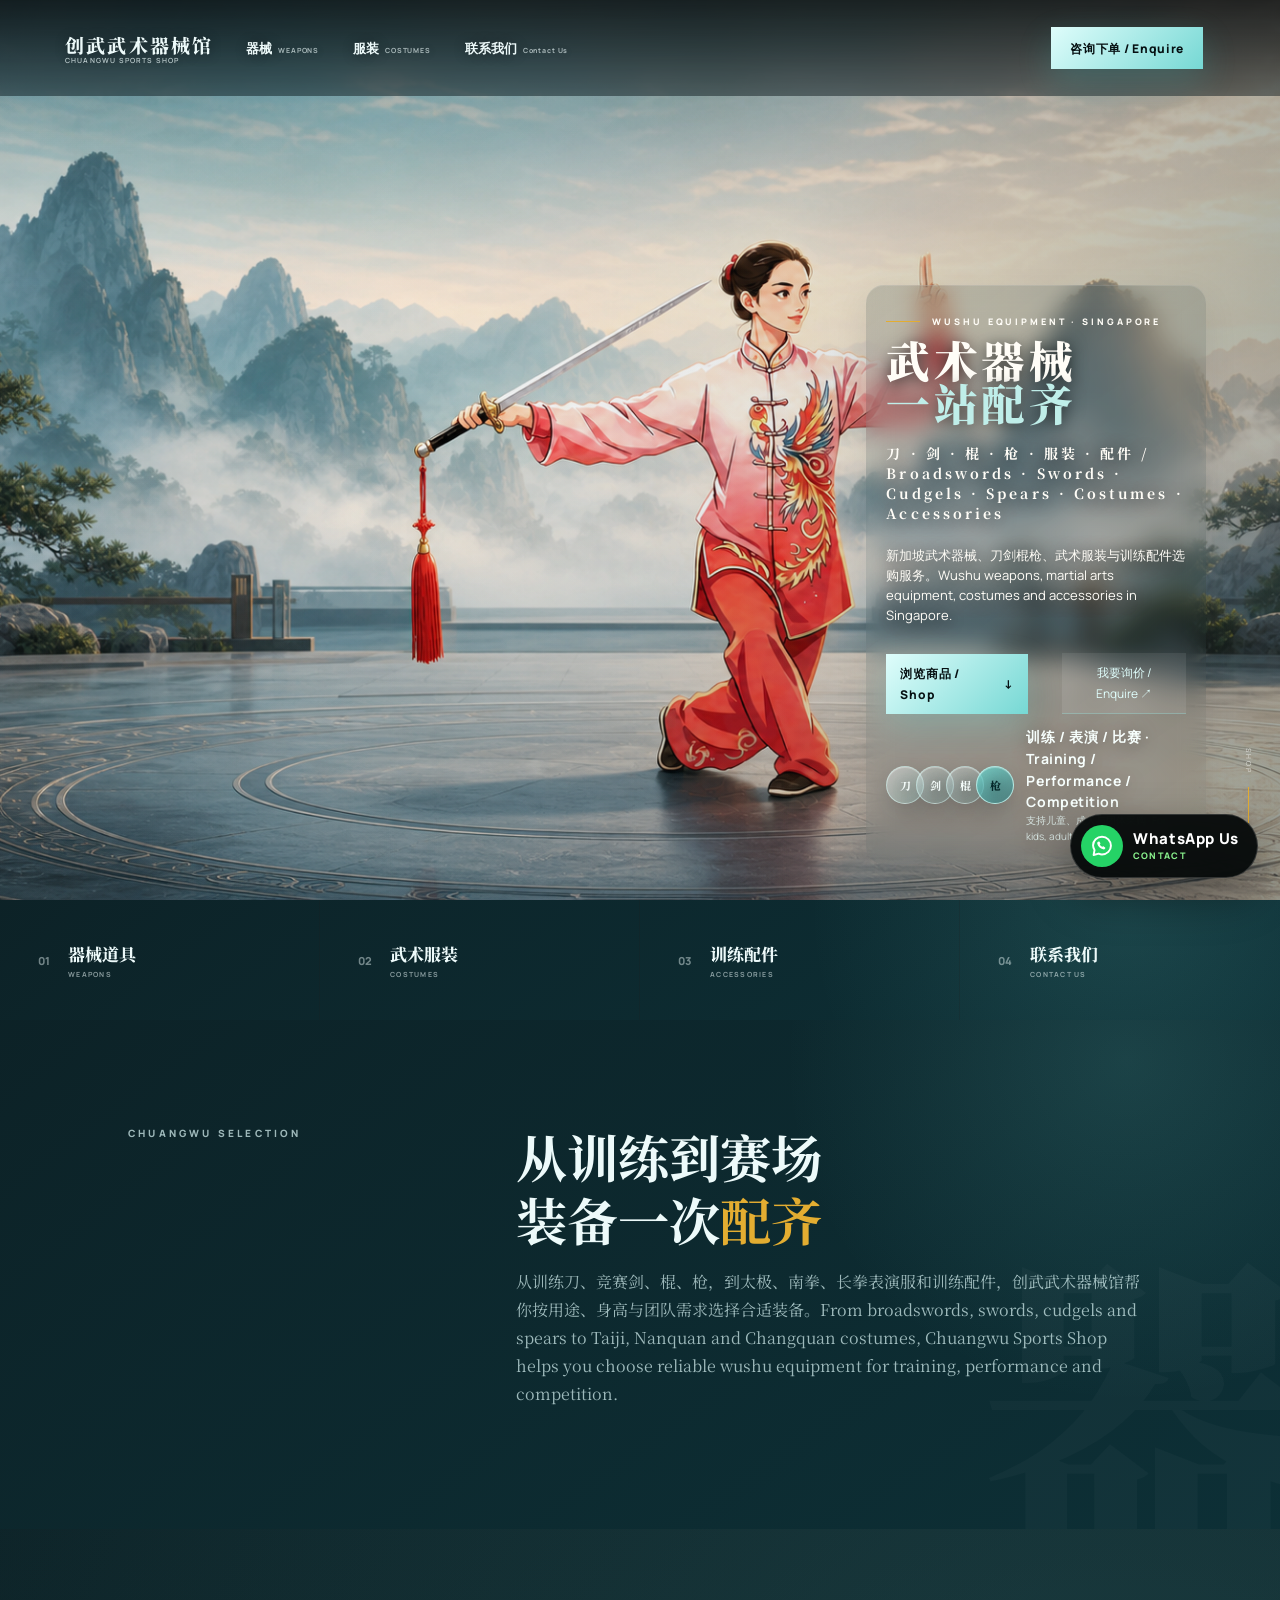
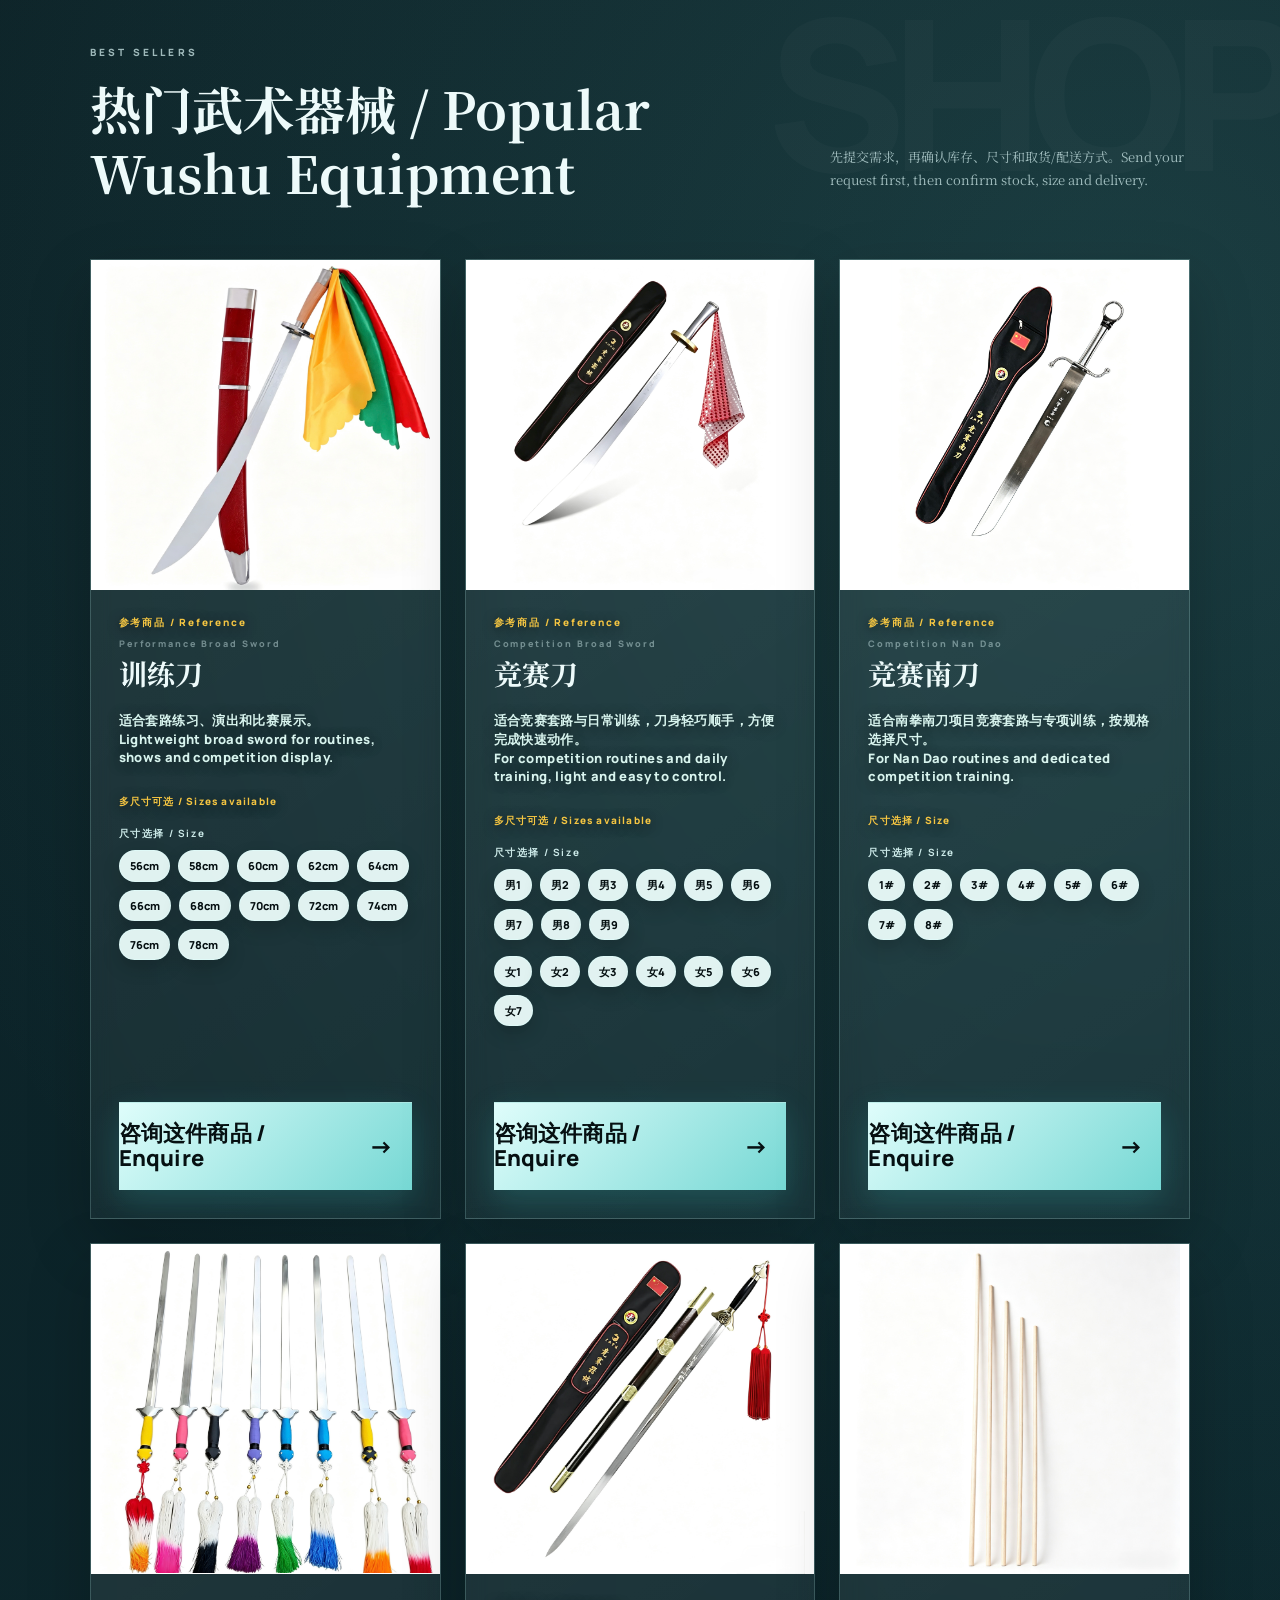
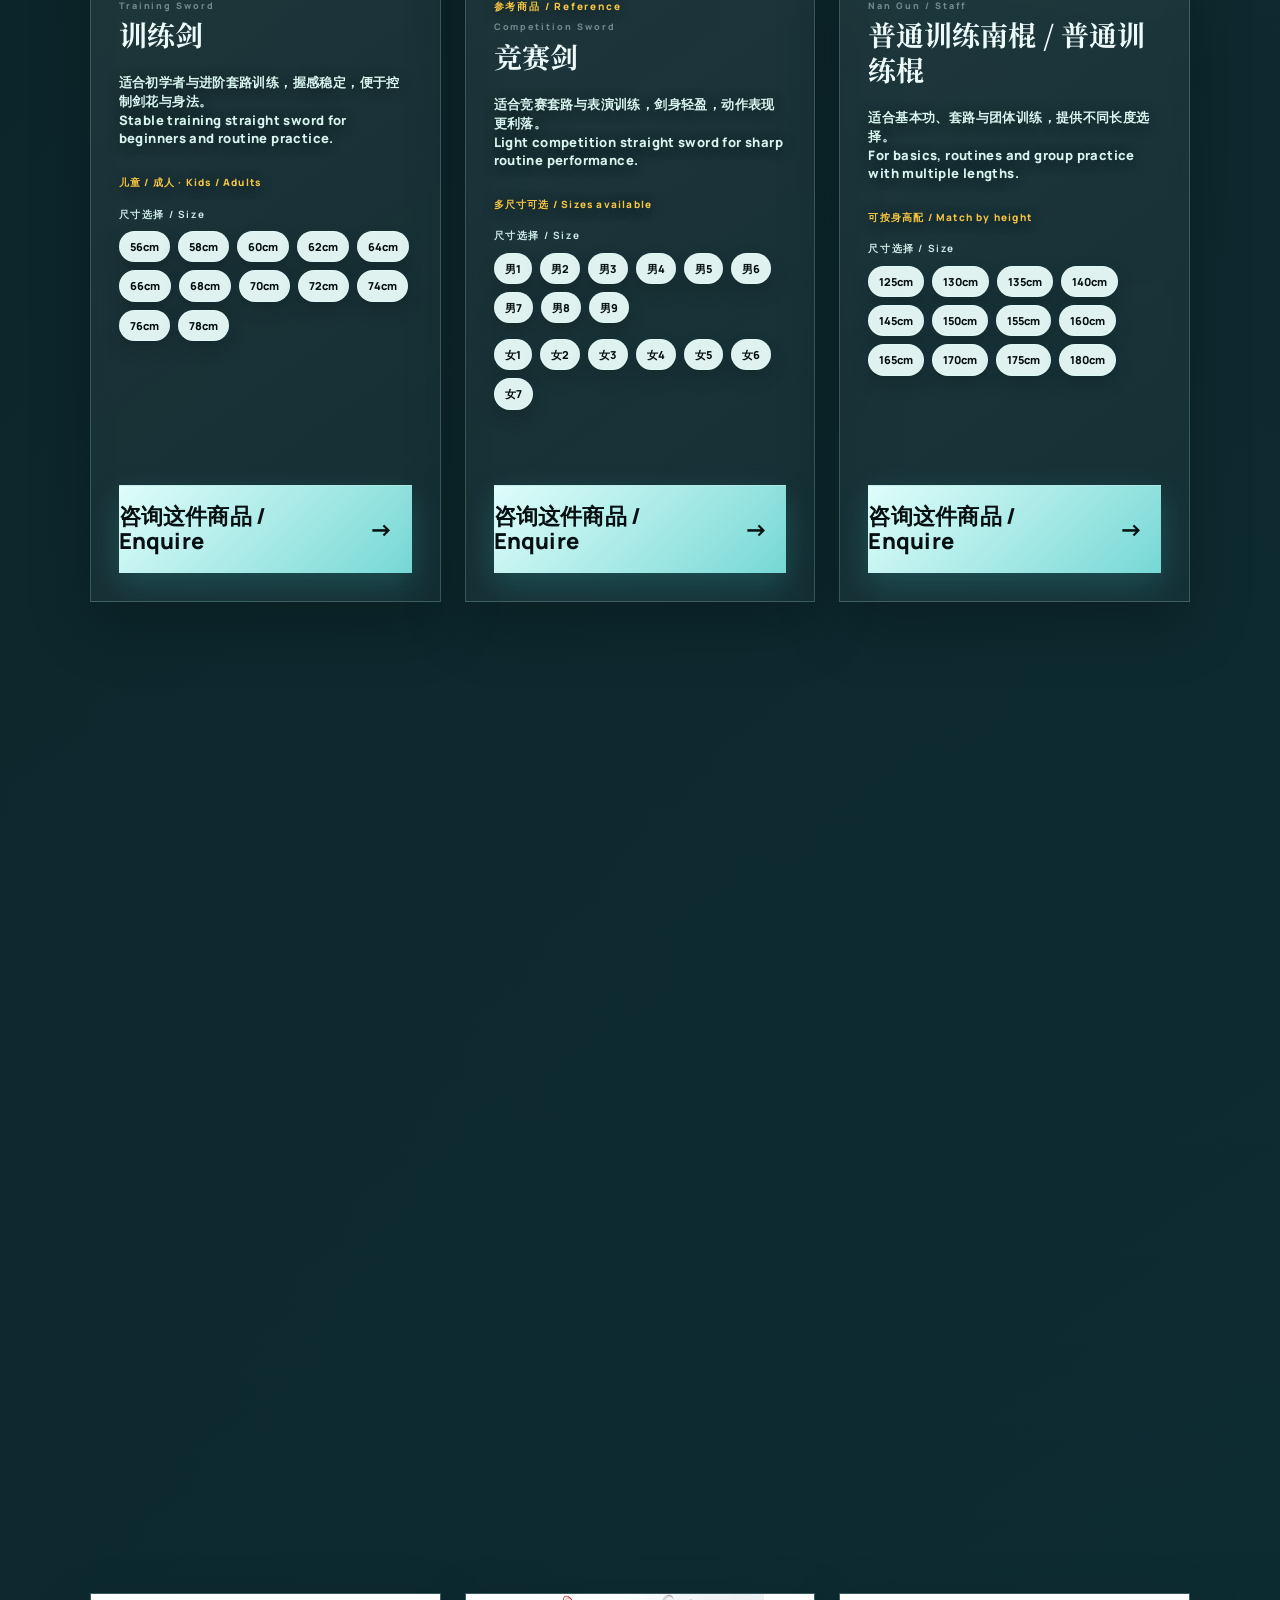
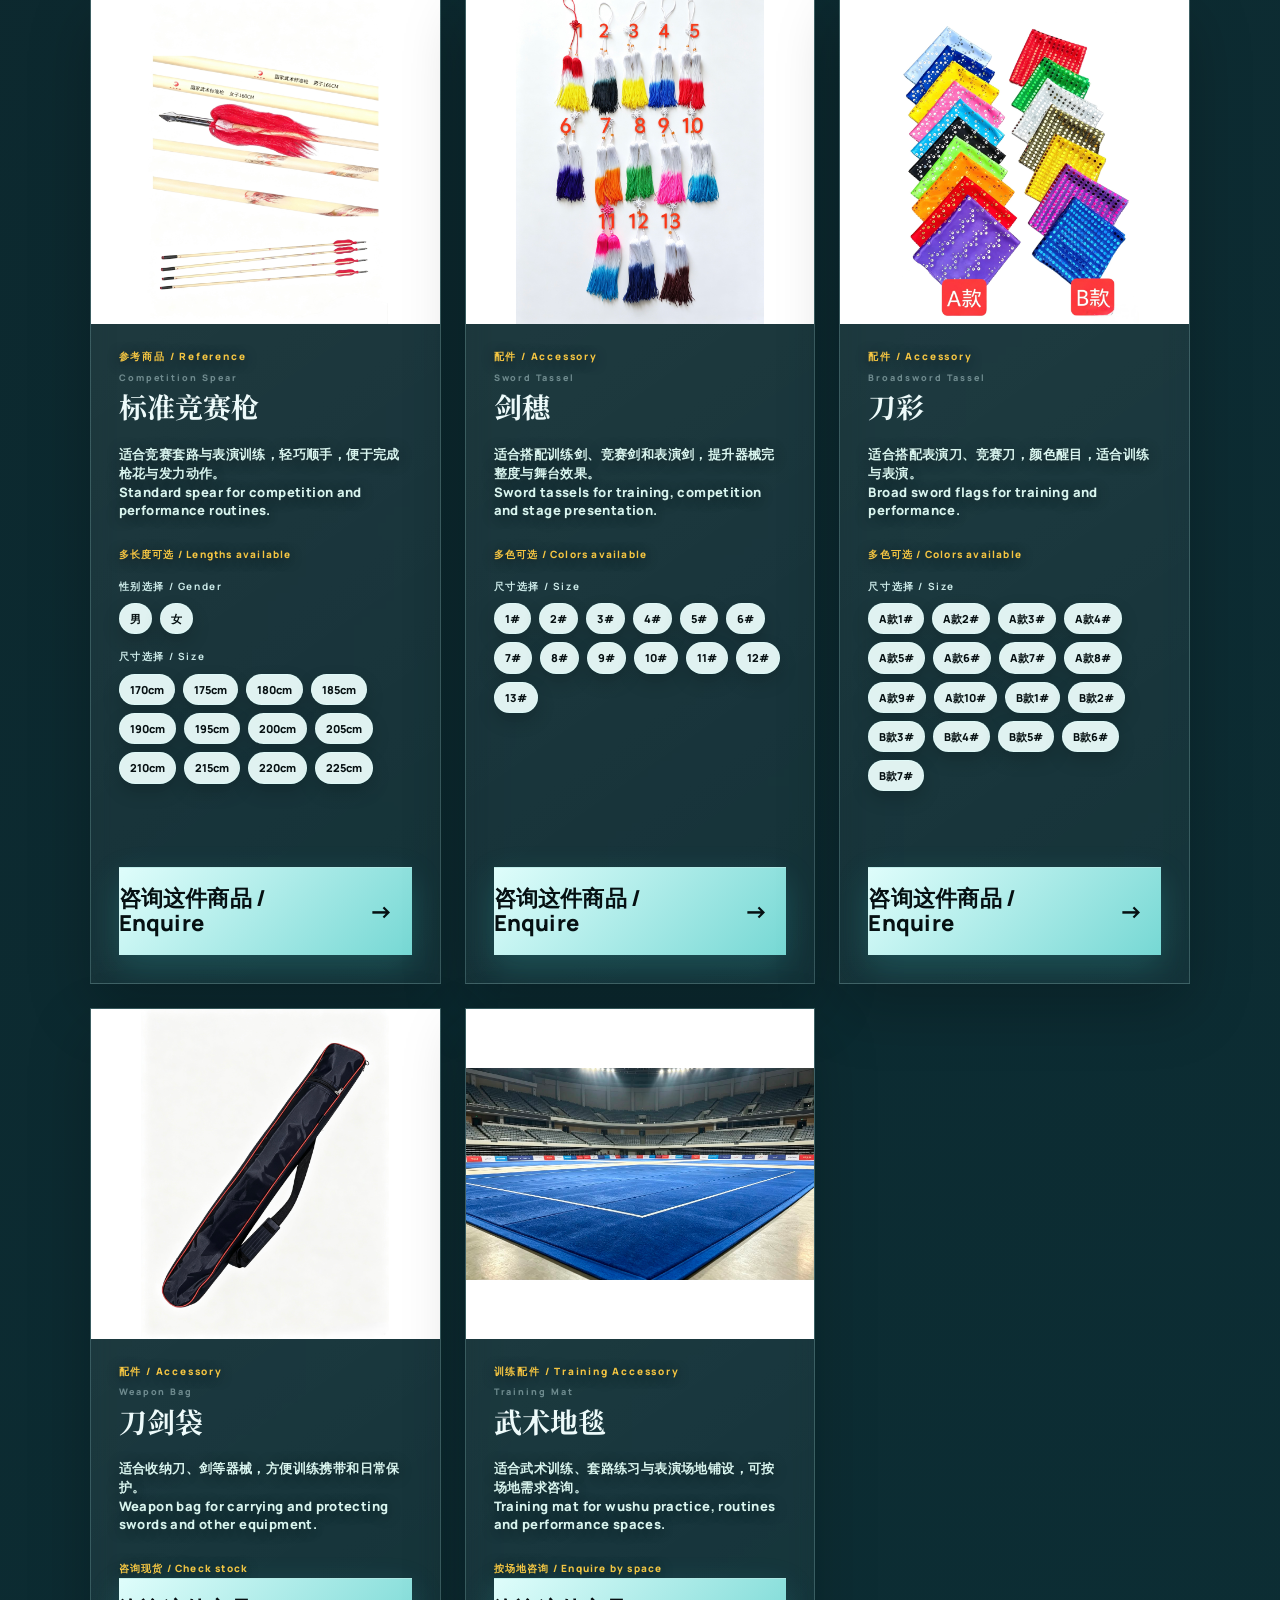
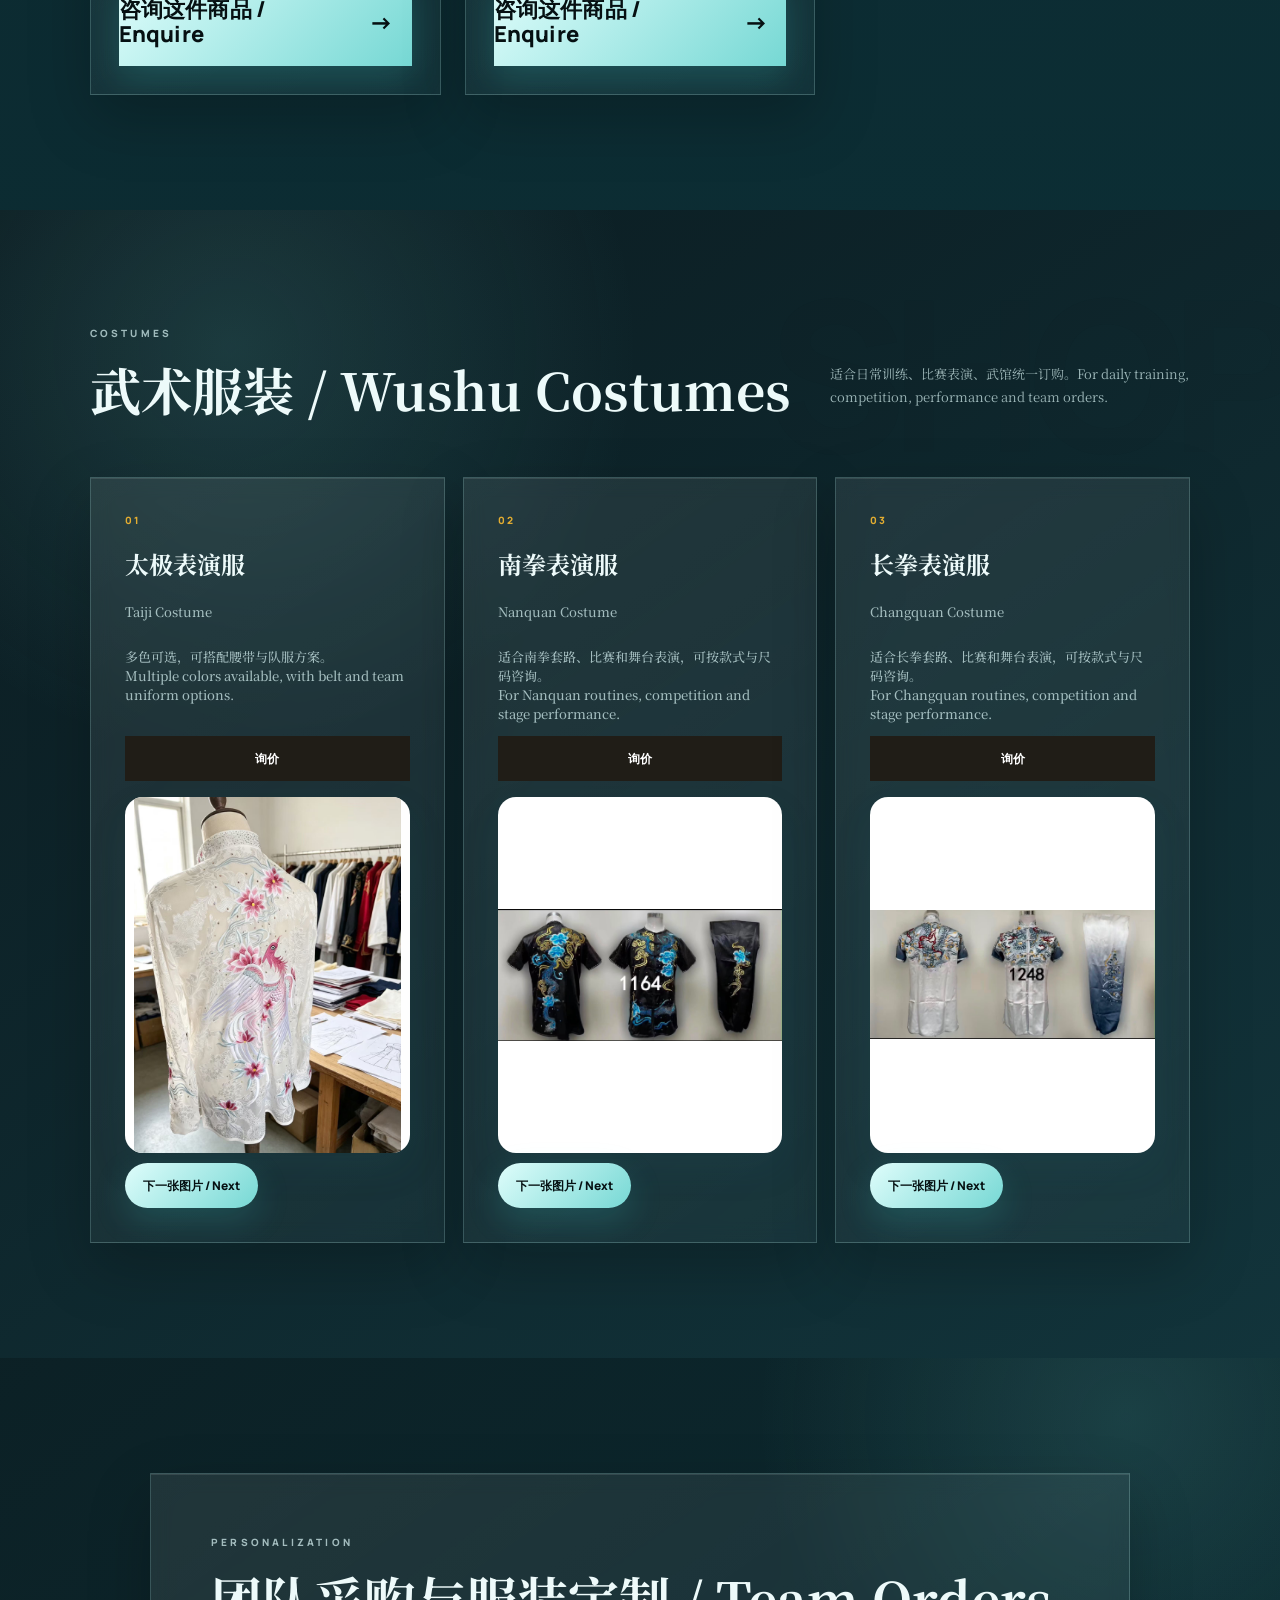
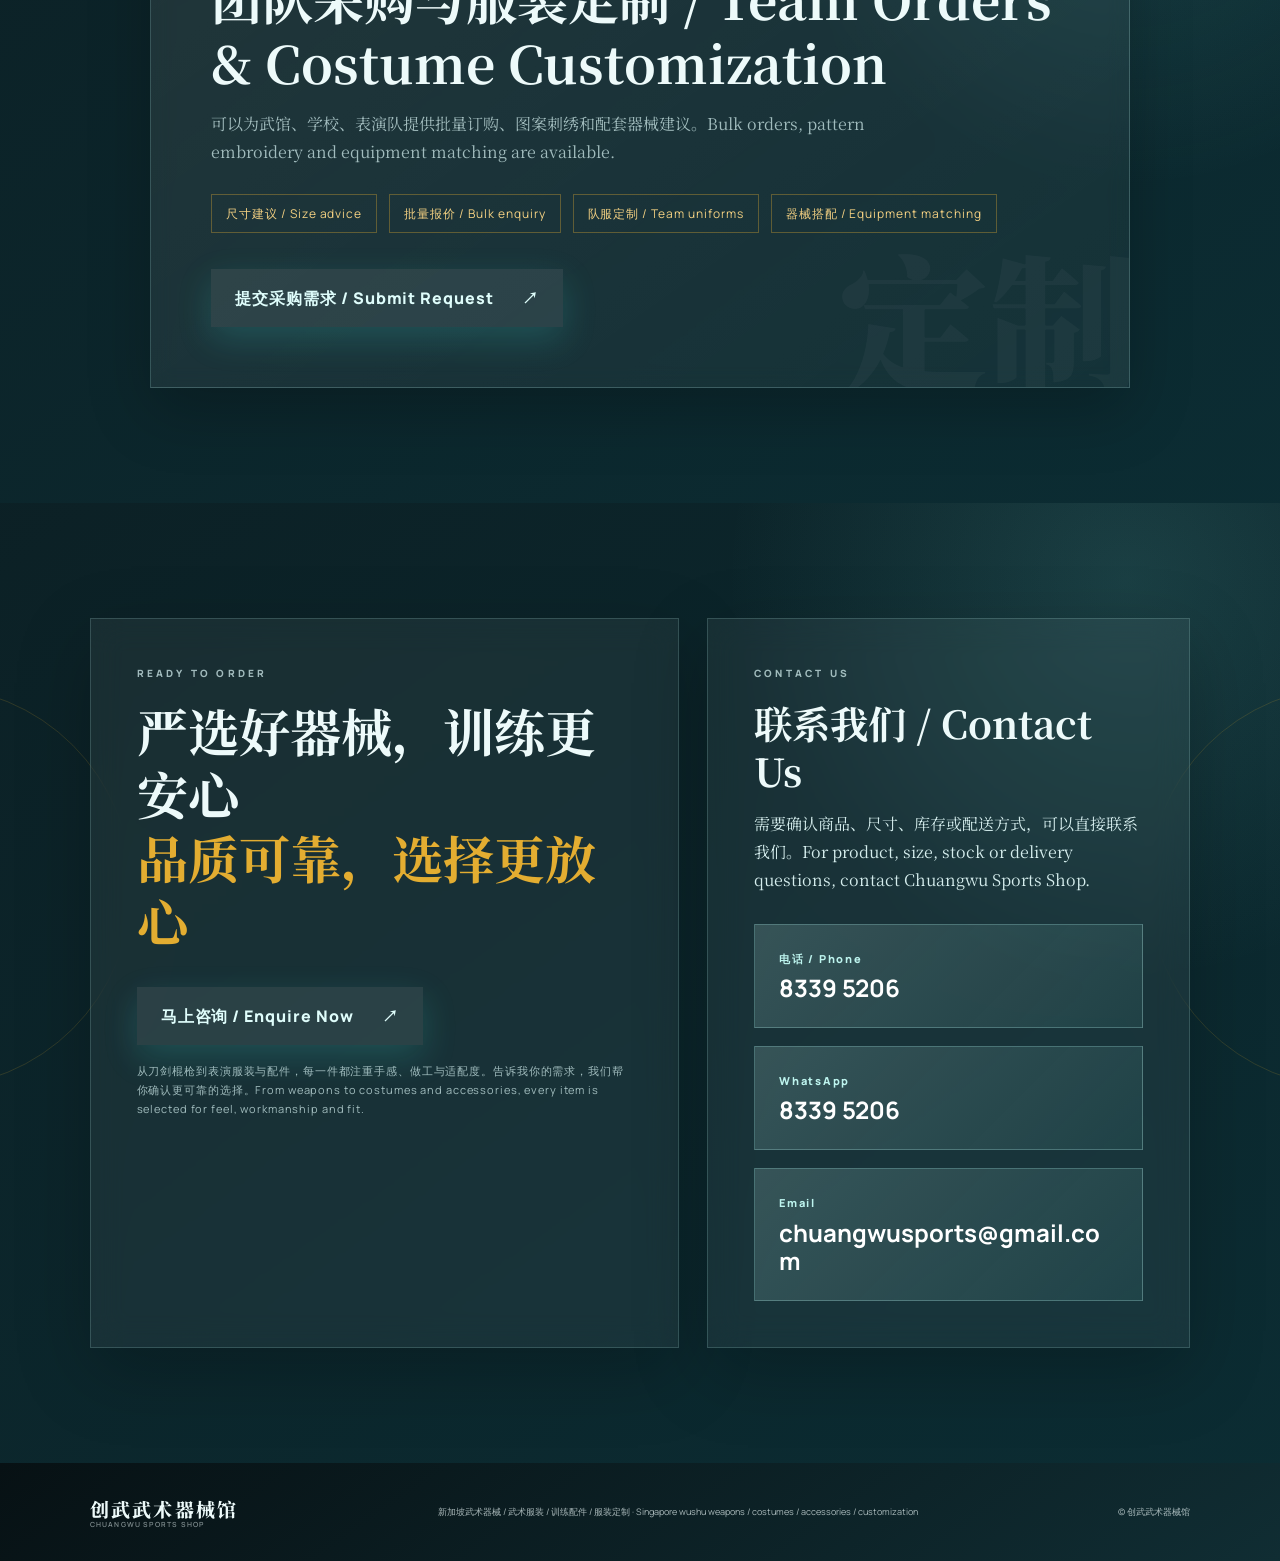
<file: index.html>
<!doctype html>
<html lang="zh-CN">
<head>
  <meta charset="UTF-8">
  <meta name="viewport" content="width=device-width, initial-scale=1.0">
  <meta name="theme-color" content="#201d17">
  <title>创武武术器械馆 | Wushu Weapons & Equipment Singapore</title>
  <meta name="description" content="创武武术器械馆提供新加坡武术器械、刀剑棍枪、武术服装、训练配件与比赛用品咨询。Chuangwu Sports Shop provides wushu weapons, martial arts equipment, costumes and training accessories in Singapore.">
  <link rel="canonical" href="https://chuangwusports.com/">
  <meta property="og:title" content="创武武术器械馆 | Chuangwu Sports Shop Singapore">
  <meta property="og:description" content="新加坡武术器械、刀剑棍枪、武术服装与训练配件咨询。Wushu weapons, martial arts equipment, costumes and accessories in Singapore.">
  <meta property="og:url" content="https://chuangwusports.com/">
  <meta property="og:type" content="website">
  <link rel="preconnect" href="https://fonts.googleapis.com">
  <link rel="preconnect" href="https://fonts.gstatic.com" crossorigin>
  <link href="https://fonts.googleapis.com/css2?family=Noto+Serif+SC:wght@500;600;700;900&family=Manrope:wght@400;500;600;700;800&display=swap" rel="stylesheet">
  <link rel="stylesheet" href="styles.css?v=20260829-contact-us">
  <style>
    .hero-shop {
      position: relative;
      overflow: hidden;
      isolation: isolate;
      display: flex !important;
      align-items: flex-end !important;
      justify-content: flex-end !important;
      min-height: min(760px, 92vh);
      padding: clamp(88px, 10vh, 120px) clamp(18px, 4vw, 48px) clamp(20px, 4vh, 36px) !important;
      background:
        linear-gradient(270deg, rgba(4, 25, 30, .30) 0%, rgba(4, 25, 30, .08) 38%, rgba(4, 25, 30, .01) 72%),
        linear-gradient(180deg, rgba(255, 255, 255, .04) 0%, rgba(4, 25, 30, .02) 54%, rgba(4, 25, 30, .16) 100%),
        url("assets/hero-wushu-comfort-premium.png?v=20260825-position-center-2") 60% center / cover no-repeat,
        #e8f1ee !important;
      color: #fffdf7;
    }

    .hero-shop::before {
      content: "";
      position: absolute;
      inset: 0;
      z-index: 0;
      background:
        radial-gradient(circle at 72% 70%, rgba(125, 245, 238, .10), transparent 30%),
        radial-gradient(circle at 38% 86%, rgba(232, 213, 156, .12), transparent 26%),
        linear-gradient(115deg, transparent 14%, rgba(191, 238, 233, .06) 14.4%, transparent 14.9%);
      opacity: .7;
      pointer-events: none;
    }

    .hero-shop::after {
      display: none;
    }

    .hero-shop .hero-copy {
      position: relative;
      z-index: 2;
    }

    .hero-shop .hero-scroll {
      z-index: 2;
    }

    .hero-shop .hero-copy {
      max-width: 340px;
      backdrop-filter: blur(12px);
      border: 0 !important;
      border-radius: 18px;
      padding: clamp(13px, 1.9vw, 20px);
      background: linear-gradient(145deg, rgba(8, 35, 42, .16), rgba(8, 35, 42, .05));
      box-shadow: 0 12px 34px rgba(0, 0, 0, .08), inset 0 1px 0 rgba(255, 255, 255, .12);
      margin-right: clamp(0px, 2vw, 28px);
    }

    .hero-shop h1,
    .hero-shop .hero-slogan,
    .hero-shop .hero-text,
    .hero-shop .hero-proof {
      color: #fffdf7;
      text-shadow: 0 2px 16px rgba(0, 0, 0, .72);
    }

    .hero-shop h1 {
      font-size: clamp(26px, 3.4vw, 44px) !important;
      line-height: 1;
      margin-bottom: 8px;
    }

    .hero-shop h1 em {
      color: #bfeee9;
    }

    .hero-shop .eyebrow {
      font-size: 9px !important;
      margin-bottom: 8px;
      color: #fffdf7 !important;
    }

    .hero-shop .hero-slogan {
      font-size: clamp(12px, 1.2vw, 14px) !important;
      margin-bottom: 6px;
    }

    .hero-shop .hero-text {
      font-size: 13px !important;
      line-height: 1.55;
    }

    .hero-shop .hero-actions {
      margin-top: 12px !important;
    }

    .hero-shop .hero-proof {
      margin-top: 12px !important;
    }

    .hero-shop .hero-actions .button,
    .hero-shop .hero-actions .text-link {
      font-size: 12px !important;
      padding: 9px 14px !important;
    }

    .hero-shop .hero-proof {
      font-size: 12px !important;
    }

    .hero-shop .avatars b {
      background: linear-gradient(145deg, rgba(246, 255, 253, .34), rgba(101, 170, 172, .24)) !important;
      color: #f7fffd !important;
      border: 1px solid rgba(222, 255, 251, .55) !important;
      box-shadow: 0 10px 26px rgba(3, 24, 27, .22), inset 0 1px 0 rgba(255, 255, 255, .28);
      backdrop-filter: blur(8px);
      font-weight: 800 !important;
    }

    .hero-shop .avatars b:first-child {
      background: linear-gradient(145deg, rgba(255, 255, 255, .44), rgba(148, 220, 214, .28)) !important;
    }

    .hero-shop .avatars b:last-child {
      background: linear-gradient(145deg, rgba(108, 232, 224, .68), rgba(29, 121, 126, .58)) !important;
      border-color: rgba(202, 255, 249, .78) !important;
      color: #06282b !important;
    }

    .hero-shop .hero-proof span {
      color: rgba(232, 250, 248, .82) !important;
    }

    @media (max-width: 760px) {
      .hero-shop {
        min-height: 78vh;
        justify-content: flex-start !important;
        padding: 92px 12px 18px !important;
        background:
          linear-gradient(270deg, rgba(4, 25, 30, .26) 0%, rgba(4, 25, 30, .08) 46%, rgba(4, 25, 30, .01) 100%),
          linear-gradient(180deg, rgba(255,255,255,.03), rgba(4,25,30,.10)),
          url("assets/hero-wushu-comfort-premium.png?v=20260827-mobile-hero-right") 56% center / cover no-repeat,
          #e8f1ee !important;
      }

      .hero-shop .hero-copy {
        width: min(47vw, 190px);
        max-width: 190px;
        padding: 9px;
        border-radius: 12px;
        margin: 0;
        background: linear-gradient(145deg, rgba(6, 28, 34, .12), rgba(6, 28, 34, .03));
        backdrop-filter: blur(3px);
        box-shadow: 0 8px 20px rgba(0, 0, 0, .06), inset 0 1px 0 rgba(255, 255, 255, .08);
      }

      .hero-shop h1 {
        font-size: clamp(17px, 4.9vw, 23px) !important;
        margin-bottom: 4px;
      }

      .hero-shop .hero-slogan {
        font-size: 8px !important;
        line-height: 1.38;
      }

      .hero-shop .hero-text {
        font-size: 8px !important;
        line-height: 1.4;
        margin: 7px 0 8px;
      }

      .hero-shop .eyebrow {
        font-size: 7px !important;
        letter-spacing: .2em;
        margin-bottom: 5px;
        color: #fffdf7 !important;
      }

      .hero-shop .eyebrow span {
        width: 16px;
      }

      .hero-shop .hero-actions {
        gap: 6px !important;
      }

      .hero-shop .hero-actions .button,
      .hero-shop .hero-actions .text-link {
        min-height: 30px !important;
        padding: 5px 8px !important;
        font-size: 8px !important;
        gap: 7px !important;
      }

      .hero-shop .hero-proof {
        display: none !important;
      }
    }

    .product-art.real-product-image {
      min-height: clamp(240px, 28vw, 330px) !important;
      background-size: contain !important;
      background-position: center !important;
      background-repeat: no-repeat !important;
      background-color: #fff !important;
    }

    .product-art.real-product-image::before,
    .product-art.real-product-image::after {
      display: none !important;
    }

    .product-art.show-full-image {
      background-size: contain !important;
      background-color: #fff !important;
    }

    .product-art.show-original-image {
      background-size: contain !important;
      background-color: #fff !important;
    }

    .product-art.white-product-image {
      background-color: #fff !important;
      background-blend-mode: normal !important;
    }

    .size-options,
    .gender-options {
      display: flex;
      flex-wrap: wrap;
      gap: 8px;
      margin: 14px 28px 0;
    }

    .size-options {
      margin-bottom: 2cm !important;
    }

    .size-options strong,
    .gender-options strong {
      width: 100%;
      font-size: 10px;
      letter-spacing: .16em;
      color: #dffdfb;
      opacity: .9;
    }

    .size-options button,
    .gender-options button {
      border: 1px solid rgba(223, 253, 251, .72);
      border-radius: 999px;
      padding: 5px 10px;
      font-size: 11px;
      font-weight: 800;
      background: rgba(239, 255, 253, .92);
      color: #061012;
      cursor: pointer;
      transition: .2s;
      box-shadow: 0 8px 18px rgba(0, 0, 0, .18);
    }

    .size-row-break {
      flex-basis: 100%;
      height: 0;
    }

    .size-options button:hover,
    .size-options button.is-selected,
    .gender-options button:hover,
    .gender-options button.is-selected {
      background: linear-gradient(135deg, #fff4b8, #76d8d4);
      color: #061012;
      border-color: #fff4b8;
      box-shadow: 0 10px 24px rgba(118, 216, 212, .28);
    }

    .catalog-images {
      display: flex;
      flex-direction: column;
      gap: 10px;
      margin-top: 16px;
    }

    .catalog-scan-note {
      display: none;
      color: #dffffa;
      font-size: 14px;
      font-weight: 900;
      letter-spacing: .08em;
      text-transform: uppercase;
    }

    .catalog-scan-note.is-visible {
      display: block;
    }

    .catalog-images img {
      width: 100%;
      aspect-ratio: 4 / 5;
      object-fit: contain;
      display: block;
      border-radius: 18px;
      background: #fff;
      box-shadow: 0 16px 36px rgba(34, 92, 101, .12);
    }

    .catalog-images img.is-qr-image {
      box-sizing: border-box;
      padding: 12%;
    }

    .catalog-next {
      align-self: flex-start;
      border: 1px solid rgba(53, 120, 128, .35);
      border-radius: 999px;
      padding: 8px 14px;
      font-size: 12px;
      font-weight: 800;
      background: #12343b;
      color: #fffdf7;
      cursor: pointer;
    }

    .site-header .brand {
      transform: translateX(-12px);
    }

    .brand-mark {
      width: 48px !important;
      height: 48px !important;
      border-radius: 0 !important;
      background: transparent !important;
      overflow: hidden;
      box-shadow: none !important;
    }

    .brand-mark img {
      width: 100%;
      height: 100%;
      object-fit: contain;
      display: block;
    }

    .brand-mark i {
      display: none !important;
    }

    .site-header nav {
      margin-left: clamp(18px, 3vw, 42px) !important;
      margin-right: auto !important;
      transform: translateX(-18px);
    }

    .site-header .button-small {
      margin-left: 12px;
    }

    @media (max-width: 900px) {
      .site-header nav {
        transform: translateX(-8px);
      }
    }

    body {
      background:
        radial-gradient(circle at 14% 8%, rgba(91, 221, 216, .20), transparent 28%),
        radial-gradient(circle at 86% 42%, rgba(76, 151, 171, .18), transparent 32%),
        linear-gradient(180deg, #071114 0%, #10252a 42%, #071114 100%) !important;
      color: #edfafa !important;
    }

    .shop-categories,
    .philosophy,
    .products.section,
    .products.section.pale,
    .service.section,
    .cta.section {
      background:
        radial-gradient(circle at 88% 8%, rgba(118, 216, 212, .14), transparent 28%),
        linear-gradient(145deg, rgba(12, 33, 38, .96), rgba(12, 48, 55, .88)) !important;
      color: #edfafa !important;
    }

    .products.section.pale {
      background:
        radial-gradient(circle at 18% 12%, rgba(118, 216, 212, .15), transparent 28%),
        linear-gradient(145deg, #0b1b20, #12343b) !important;
    }

    .section-heading h2,
    .philosophy h2,
    .service-card h2,
    .cta h2,
    .product-card h3,
    .catalog-list h3,
    footer,
    footer a {
      color: #edfafa !important;
    }

    .section-kicker,
    .product-en,
    .price-row,
    .catalog-list p,
    .section-heading > p,
    .philosophy p,
    .service-card p,
    .cta p {
      color: rgba(220, 247, 246, .70) !important;
    }

    .product-card > p:not(.tag, .product-en),
    .product-card .tag {
      color: #d8f4ee !important;
      font-family: var(--sans) !important;
      font-weight: 800 !important;
      letter-spacing: .03em;
      text-shadow: 0 2px 14px rgba(0, 0, 0, .45);
      overflow-wrap: anywhere;
      word-break: normal;
    }

    .product-card .tag {
      margin-left: 28px !important;
      margin-right: 28px !important;
      color: #f4c542 !important;
      background: transparent !important;
      border: 0 !important;
      border-radius: 0 !important;
      padding: 0 !important;
      font-size: 10px !important;
      font-weight: 950 !important;
      letter-spacing: .18em;
      opacity: 1 !important;
      box-shadow: none !important;
      text-shadow: 0 2px 12px rgba(0, 0, 0, .58) !important;
    }

    .product-card .price-row {
      display: block !important;
      margin-left: 28px !important;
      margin-right: 28px !important;
      padding-left: 0 !important;
      padding-right: 0 !important;
      text-align: left !important;
    }

    .product-card .price-row span {
      display: block !important;
      margin-left: 0 !important;
      color: #f4c542 !important;
      background: transparent !important;
      border: 0 !important;
      border-radius: 0 !important;
      padding: 0 !important;
      font-size: 10px !important;
      font-weight: 950 !important;
      letter-spacing: .12em !important;
      opacity: 1 !important;
      box-shadow: none !important;
      text-shadow: 0 2px 12px rgba(0, 0, 0, .58) !important;
    }

    .product-card .desc-en {
      display: block;
      margin-top: 4px;
    }

    .product-card,
    .catalog-list > *,
    .service-card {
      background: linear-gradient(145deg, rgba(255, 255, 255, .085), rgba(255, 255, 255, .035)) !important;
      border: 1px solid rgba(189, 248, 244, .20) !important;
      box-shadow: 0 24px 58px rgba(0, 0, 0, .22), inset 0 1px 0 rgba(255, 255, 255, .10) !important;
      backdrop-filter: blur(10px);
    }

    .button,
    .card-link,
    .catalog-next,
    .submit-button {
      background: linear-gradient(135deg, #dffdfb, #76d8d4) !important;
      color: #061012 !important;
      border-color: rgba(191, 238, 233, .72) !important;
      box-shadow: 0 12px 34px rgba(60, 222, 217, .18);
    }

    .product-card .card-link {
      margin-top: auto !important;
      justify-content: flex-start !important;
      align-items: center !important;
      position: relative;
      font-family: var(--sans) !important;
      font-size: 22px !important;
      font-weight: 950 !important;
      line-height: 1.15 !important;
      text-align: left !important;
      letter-spacing: .01em !important;
      min-height: 64px !important;
      padding: 18px 56px 18px 0 !important;
    }

    .product-card .card-link span {
      position: absolute;
      right: 18px;
      font-size: 24px !important;
      line-height: 1 !important;
    }

    .button-light,
    .text-link {
      background: rgba(255, 255, 255, .08) !important;
      color: #dffdfb !important;
      border-color: rgba(144, 244, 239, .28) !important;
    }

    .size-options button,
    .gender-options button {
      border-color: rgba(223, 253, 251, .72) !important;
      color: #061012 !important;
      background: rgba(239, 255, 253, .94) !important;
    }

    .size-options button:hover,
    .size-options button.is-selected,
    .gender-options button:hover,
    .gender-options button.is-selected {
      background: linear-gradient(135deg, #fff4b8, #76d8d4) !important;
      color: #061012 !important;
      border-color: #fff4b8 !important;
    }

    footer {
      background: linear-gradient(145deg, #071114, #102d33) !important;
      color: #edfafa !important;
    }

    footer p,
    footer small {
      color: rgba(237, 250, 250, .70) !important;
    }

    .whatsapp-float {
      position: fixed;
      right: 22px;
      bottom: calc(22px + env(safe-area-inset-bottom));
      z-index: 90;
      display: flex;
      align-items: center;
      gap: 10px;
      padding: 10px 18px 10px 10px;
      color: #fff;
      text-decoration: none;
      background: rgba(4, 8, 8, .94);
      border: 1px solid rgba(255, 255, 255, .16);
      border-radius: 999px;
      box-shadow: 0 18px 46px rgba(0, 0, 0, .38);
      letter-spacing: .04em;
      backdrop-filter: blur(14px);
      transition: transform .22s ease, box-shadow .22s ease;
    }

    .whatsapp-float:hover {
      transform: translateY(-2px);
      box-shadow: 0 22px 56px rgba(0, 0, 0, .48);
    }

    .whatsapp-badge {
      width: 42px;
      height: 42px;
      display: grid;
      place-items: center;
      border-radius: 50%;
      background: #25d366;
      color: #fff;
    }

    .whatsapp-badge svg {
      width: 26px;
      height: 26px;
      display: block;
    }

    .whatsapp-copy {
      display: flex;
      flex-direction: column;
      line-height: 1.1;
    }

    .whatsapp-copy strong {
      font-size: 15px;
      font-weight: 950;
    }

    .whatsapp-copy small {
      margin-top: 4px;
      color: #89f18d;
      font-size: 9px;
      font-weight: 900;
      letter-spacing: .14em;
      text-transform: uppercase;
    }

    @media(max-width: 560px) {
      .whatsapp-float {
        right: 14px;
        bottom: calc(18px + env(safe-area-inset-bottom));
        padding: 8px 13px 8px 8px;
      }

      .whatsapp-badge {
        width: 36px;
        height: 36px;
      }

      .whatsapp-badge svg {
        width: 22px;
        height: 22px;
      }

      .whatsapp-copy strong {
        font-size: 13px;
      }

      .whatsapp-copy small {
        font-size: 8px;
      }
    }

    .site-header {
      background: rgba(5, 17, 20, .46) !important;
      border-color: rgba(189, 248, 244, .16) !important;
      backdrop-filter: blur(18px);
    }

    .site-header a,
    .site-header small {
      color: #edfafa !important;
    }

    .order-dialog {
      background:
        radial-gradient(circle at 12% 8%, rgba(72, 230, 224, .13), transparent 28%),
        linear-gradient(145deg, #071114, #0d2227) !important;
      color: #edfafa !important;
      border: 1px solid rgba(144, 244, 239, .18) !important;
      box-shadow: 0 40px 120px rgba(0, 0, 0, .58) !important;
    }

    .order-dialog input,
    .order-dialog select,
    .order-dialog textarea {
      background: rgba(255, 255, 255, .08) !important;
      color: #edfafa !important;
      border-color: rgba(144, 244, 239, .24) !important;
    }

    .order-dialog input::placeholder,
    .order-dialog textarea::placeholder {
      color: rgba(237, 250, 250, .45) !important;
    }

    .order-dialog label,
    .order-dialog p,
    .order-dialog blockquote {
      color: rgba(237, 250, 250, .78) !important;
    }

    body.order-open::before {
      content: "";
      position: fixed;
      inset: 0;
      z-index: 999;
      background: rgba(2, 8, 10, .72);
      backdrop-filter: blur(5px);
    }

    .order-dialog.is-open {
      display: grid !important;
      position: fixed !important;
      left: 50% !important;
      top: 50% !important;
      transform: translate(-50%, -50%) !important;
      z-index: 1000 !important;
      width: min(900px, calc(100vw - 28px)) !important;
      max-height: calc(100dvh - 28px) !important;
    }

    .order-dialog.is-open::backdrop {
      background: rgba(2, 8, 10, .72);
      backdrop-filter: blur(5px);
    }

    .cta {
      text-align: left !important;
    }

    .cta-wrap {
      max-width: 1180px;
      margin: auto;
      display: grid;
      grid-template-columns: 1fr minmax(320px, .82fr);
      gap: 28px;
      align-items: stretch;
      position: relative;
      z-index: 1;
    }

    .cta-main,
    .cta .contact-card {
      background: rgba(255, 255, 255, .055) !important;
      border: 1px solid rgba(188, 242, 237, .18) !important;
      backdrop-filter: blur(16px);
      padding: 46px;
      box-shadow: 0 24px 70px rgba(0, 0, 0, .22) !important;
    }

    .cta-main .button {
      margin: 34px 0 16px;
    }

    .cta-note {
      font-size: 11px;
      color: #c9dad8 !important;
      letter-spacing: .08em;
      max-width: 620px;
      margin: 0;
    }

    .contact-card-compact {
      max-width: none;
      margin: 0;
    }

    .contact-card-compact h2 {
      font-size: clamp(28px, 3vw, 42px);
    }

    .contact-card-compact .contact-links {
      grid-template-columns: 1fr;
    }

    .cta .contact-card > p:not(.section-kicker) {
      color: #d6eeee !important;
    }

    @media(max-width: 900px) {
      .cta-wrap {
        grid-template-columns: 1fr;
      }

      .order-dialog.is-open {
        grid-template-columns: 1fr !important;
      }
    }

    @media(max-width: 560px) {
      .site-header > .button {
        display: inline-flex !important;
        min-height: 38px !important;
        padding: 8px 12px !important;
        font-size: 11px !important;
        gap: 8px !important;
      }

      .cta-main,
      .cta .contact-card {
        padding: 30px 22px;
      }

      .order-dialog.is-open {
        top: max(76px, env(safe-area-inset-top)) !important;
        transform: translateX(-50%) !important;
        max-height: calc(100dvh - max(96px, env(safe-area-inset-top)) - 20px) !important;
        overflow: auto !important;
        width: calc(100vw - 26px) !important;
      }

      .order-dialog::before {
        content: "商品咨询 / Order Enquiry";
        position: sticky;
        top: 0;
        z-index: 4;
        display: block;
        padding: 16px 58px 12px 24px;
        background: rgba(6, 18, 21, .96);
        border-bottom: 1px solid rgba(144, 244, 239, .18);
        color: #edfafa;
        font-weight: 900;
        letter-spacing: .06em;
      }

      .order-dialog form {
        padding-top: 26px !important;
      }

      .dialog-close {
        position: sticky !important;
        float: right;
        top: 8px !important;
        right: 10px !important;
        z-index: 6 !important;
        margin: 8px 10px -48px auto;
      }
    }
  </style>
</head>
<body>
  <header class="site-header">
    <a class="brand" href="#top" aria-label="创武武术器械馆首页">
      <span>创武武术器械馆<small>CHUANGWU SPORTS SHOP</small></span>
    </a>
    <nav aria-label="主导航">
      <a href="#products">器械 <small>WEAPONS</small></a>
      <a href="#uniforms">服装 <small>COSTUMES</small></a>
      <a href="#contact">联系我们 <small>Contact Us</small></a>
    </nav>
    <button class="button button-small" data-open-order>咨询下单 / Enquire</button>
  </header>

  <main id="top">
    <section class="hero hero-shop">
      <div class="hero-copy reveal">
        <p class="eyebrow"><span></span> WUSHU EQUIPMENT · SINGAPORE</p>
        <h1>武术器械<br><em>一站配齐</em></h1>
        <p class="hero-slogan">刀 · 剑 · 棍 · 枪 · 服装 · 配件 / Broadswords · Swords · Cudgels · Spears · Costumes · Accessories</p>
        <p class="hero-text">创武武术器械馆为学员、教练、武馆与学校提供新加坡武术器械、刀剑棍枪、武术服装和训练配件选购服务。Chuangwu Sports Shop helps students, coaches, schools and clubs choose wushu weapons, martial arts equipment, costumes and accessories in Singapore.</p>
        <div class="hero-actions">
          <a class="button" href="#products">浏览商品 / Shop <span>↓</span></a>
          <button class="text-link" data-open-order>我要询价 / Enquire <span>↗</span></button>
        </div>
        <div class="hero-proof">
          <div class="avatars" aria-hidden="true"><b>刀</b><b>剑</b><b>棍</b><b>枪</b></div>
          <p><strong>训练 / 表演 / 比赛</strong><br><span>Kids · Adults · Team Orders</span></p>
        </div>
      </div>
      <div class="hero-scroll" aria-hidden="true">SHOP <span></span></div>
    </section>

    <section class="shop-categories" aria-label="商品分类"></section>

    <section class="philosophy">
      <p class="section-kicker">CHUANGWU SELECTION</p>
      <div>
        <h2>从训练到赛场<br>装备一次<em>配齐</em></h2>
        <p>从训练刀、竞赛剑、棍、枪，到太极、南拳、长拳表演服和训练配件，创武武术器械馆帮你按用途、身高与团队需求选择合适装备。From broadswords, swords, cudgels and spears to Taiji, Nanquan and Changquan costumes, Chuangwu Sports Shop helps you choose reliable wushu equipment for training, performance and competition.</p>
      </div>
    </section>

    <section class="products section" id="products">
      <div class="section-heading">
        <div><p class="section-kicker">BEST SELLERS</p><h2>热门武术器械 / Popular Wushu Equipment</h2></div>
        <p>先提交需求，再确认库存、尺寸和取货/配送方式。Send your request first, then confirm stock, size and delivery.</p>
      </div>
      <div class="product-grid"></div>
    </section>

    <section class="products section pale" id="uniforms">
      <div class="section-heading">
        <div><p class="section-kicker">COSTUMES</p><h2>武术服装 / Wushu Costumes</h2></div>
        <p>适合日常训练、比赛表演、武馆统一订购。For daily training, competition, performance and team orders.</p>
      </div>
      <div class="catalog-list"></div>
    </section>

    <section class="service section" id="service">
      <div class="service-card reveal">
        <p class="section-kicker">PERSONALIZATION</p>
        <h2>团队采购与服装定制 / Team Orders & Costume Customization</h2>
        <p>可以为武馆、学校、表演队提供批量订购、图案刺绣和配套器械建议。Bulk orders, pattern embroidery and equipment matching are available.</p>
        <div class="service-points"></div>
        <button class="button button-light" data-open-order>提交采购需求 / Submit Request <span>↗</span></button>
      </div>
    </section>

    <section class="cta section" id="contact">
      <div class="cta-wrap">
        <div class="cta-main reveal">
          <p class="section-kicker">READY TO ORDER</p>
          <h2>严选好器械，训练更安心<br><em>品质可靠，选择更放心</em></h2>
          <button class="button button-light" data-open-order>马上咨询 / Enquire Now <span>↗</span></button>
          <p class="cta-note">从刀剑棍枪到表演服装与配件，每一件都注重手感、做工与适配度。告诉我你的需求，我们帮你确认更可靠的选择。From weapons to costumes and accessories, every item is selected for feel, workmanship and fit.</p>
        </div>
        <div class="contact-card contact-card-compact reveal">
          <p class="section-kicker">CONTACT US</p>
          <h2>联系我们 / Contact Us</h2>
          <p>需要确认商品、尺寸、库存或配送方式，可以直接联系我们。For product, size, stock or delivery questions, contact Chuangwu Sports Shop.</p>
          <div class="contact-links">
            <a href="tel:+6583395206">
              <span>电话 / Phone</span>
              <strong>8339 5206</strong>
            </a>
            <a href="https://wa.me/6583395206" target="_blank" rel="noopener">
              <span>WhatsApp</span>
              <strong>8339 5206</strong>
            </a>
            <a href="mailto:chuangwusports@gmail.com">
              <span>Email</span>
              <strong>chuangwusports@gmail.com</strong>
            </a>
          </div>
        </div>
      </div>
    </section>
  </main>

  <footer>
    <a class="brand brand-light" href="#top"><span>创武武术器械馆<small>CHUANGWU SPORTS SHOP</small></span></a>
    <p>商品：武术器械 / 服装 / 配件 / 个性化定制 · Wushu weapons / costumes / accessories / customization</p>
    <p>© 创武武术器械馆</p>
  </footer>

  <div class="order-dialog" id="orderDialog" role="dialog" aria-modal="true" hidden>
    <button class="dialog-close" data-close-order aria-label="关闭窗口">×</button>
    <div class="dialog-intro">
      <p class="section-kicker">ORDER ENQUIRY</p>
      <h2>商品咨询<br>与下单</h2>
      <p>填写你想购买的商品、数量和联系方式，我会尽快确认尺寸、库存与配送。Fill in your item, quantity and contact details.</p>
      <blockquote>“先选对器械，再练出手感。” Choose the right equipment, then train with confidence.</blockquote>
    </div>
    <form id="orderForm" action="https://formsubmit.co/zhouyc1115@gmail.com" method="POST">
      <input type="hidden" name="_subject" value="创武武术器械馆商品咨询 / Chuangwu Sports Shop Enquiry">
      <input type="hidden" name="_template" value="table">
      <input type="hidden" name="_captcha" value="false">
      <input type="hidden" name="_next" value="http://chuangwusports.com/">
      <input type="hidden" name="submitted_at" id="submittedAt" value="">
      <label>姓名 / Name <input name="name" type="text" placeholder="请输入你的姓名 / Your name" required></label>
      <label>联系方式 / Contact <input name="contact" type="text" placeholder="手机号 / WhatsApp / 微信" required></label>
      <label>想购买的商品 / Product
        <select name="product" required><option value="">请选择商品 / Select a product</option></select>
      </label>
      <div class="form-row">
        <label>数量 / Quantity <input name="quantity" type="number" min="1" value="1" required></label>
        <label>用途 / Purpose
          <select name="purpose" required>
            <option value="">请选择 / Select</option>
            <option>日常训练 / Daily Training</option>
            <option>比赛表演 / Competition & Performance</option>
            <option>学校 / 武馆团购 / School or Club Order</option>
            <option>礼物 / 收藏 / Gift or Collection</option>
          </select>
        </label>
      </div>
      <label>备注 / Notes <textarea name="note" rows="3" placeholder="例如 / Example: height 135cm, needs broad sword; or 20 team uniforms with embroidery."></textarea></label>
      <label class="consent"><input type="checkbox" required> <span>我同意使用以上信息进行商品咨询与联络 / I agree to be contacted about this enquiry.</span></label>
      <button class="button submit-button" type="submit">提交咨询 / Submit <span>→</span></button>
    </form>
    <div class="success-state" id="successState" hidden>
      <div class="success-mark">✓</div>
      <p class="section-kicker">ENQUIRY RECEIVED</p>
      <h2>咨询已收到 / Enquiry Received</h2>
      <p>谢谢，我会尽快与你确认商品库存和下单方式。Thank you, we will confirm stock and order details soon.</p>
      <button class="button" data-close-order>好的 / OK</button>
    </div>
  </div>

  <script src="content-new.js?v=20260829-contact-us"></script>
  <script src="script.js?v=20260829-contact-us"></script>
  <script>
    function renderProductCardsIfNeeded() {
      const productGrid = document.querySelector(".product-grid");
      const products = window.siteContent?.products || [];
      if (!productGrid || productGrid.children.length || !products.length) return;

      const formatDescription = (description) => {
        const text = description || "";
        const formatted = text.replace(/。 ([A-Z])/g, "。<br><span class=\"desc-en\">$1");
        return formatted.includes("desc-en") ? `${formatted}</span>` : formatted;
      };

      productGrid.innerHTML = products.map((product) => {
        const tag = product.tag ? `<p class="tag">${product.tag}</p>` : "";
        return `
          <article class="product-card ${product.featured ? "featured" : ""} reveal">
            <div class="product-art ${product.art || ""}" aria-hidden="true"></div>
            ${tag}
            <p class="product-en">${product.english || ""}</p>
            <h3>${product.name}</h3>
            <p>${formatDescription(product.description)}</p>
            <div class="price-row"><span>${product.note || ""}</span></div>
            <button class="card-link" data-product="${product.name} ${product.english || ""}">咨询这件商品 / Enquire <span>→</span></button>
          </article>
        `;
      }).join("");
    }

    function applyShopEnhancements() {
      renderProductCardsIfNeeded();

      document.querySelectorAll(".product-card").forEach((card) => {
        card.innerHTML = card.innerHTML.replaceAll("undefined", "");
      });

      const productImages = document.querySelectorAll(".product-card .product-art");
      const imagePaths = [
        "assets/xunliandao.jpg",
        "assets/jingsaidao-new.jpg",
        "assets/jingsai-nandao.jpg",
        "assets/xublianjian.jpg",
        "assets/jingsaijian-new.jpg",
        "assets/xunliangun.jpg",
        "assets/jingsaigun.PNG",
        "assets/jingsaigun.PNG",
        "assets/xunlianqiang-new.jpg",
        "assets/jingsaiqiang.jpg",
        "assets/jianshui.jpg",
        "assets/daocai.jpg",
        "assets/daojiandai-new.jpg",
        "assets/wushu-mat.jpeg"
      ];

      imagePaths.forEach((path, index) => {
        const productImage = productImages[index];
        if (!productImage) return;

        productImage.classList.add("real-product-image");
        if (
          path.includes("jingsaidao") ||
          path.includes("xunlianqiang") ||
          path.includes("jingsaiqiang") ||
          path.includes("jianshui") ||
          path.includes("daojiandai")
        ) {
          productImage.classList.add("white-product-image");
        }
        if (path.includes("jingsaiqiang")) productImage.classList.add("show-full-image");
        if (path.includes("daocai")) productImage.classList.add("show-original-image");
        if (path.includes("jianshui")) productImage.classList.add("show-original-image");
        if (path.includes("daojiandai")) productImage.classList.add("show-original-image");
        productImage.style.backgroundImage = `url('${path}')`;
      });

      const products = window.siteContent?.products || [];
      products.forEach((product, index) => {
        const card = document.querySelectorAll(".product-card")[index];
        const priceRow = card?.querySelector(".price-row");
        if (!card || !priceRow) return;

        if (product.name === "剑穗") {
          card.id = "training-accessories";
        }

        if (Array.isArray(product.genders) && product.genders.length > 0 && !card.querySelector(".gender-options")) {
          const genderOptions = document.createElement("div");
          genderOptions.className = "gender-options";
          genderOptions.innerHTML = `<strong>性别选择 / Gender</strong>${product.genders.map((gender) => `<button type="button" data-gender="${gender}">${gender}</button>`).join("")}`;
          priceRow.after(genderOptions);
        }

        if (!Array.isArray(product.sizes) || product.sizes.length === 0 || card.querySelector(".size-options")) return;

        const sizeOptions = document.createElement("div");
        sizeOptions.className = "size-options";
        sizeOptions.innerHTML = `<strong>尺寸选择 / Size</strong>${product.sizes.map((size) => `${size === "女1" ? '<span class="size-row-break"></span>' : ""}<button type="button" data-size="${size}">${size}</button>`).join("")}`;
        const genderOptions = card.querySelector(".gender-options");
        (genderOptions || priceRow).after(sizeOptions);
      });

      const catalogItems = window.siteContent?.catalogItems || [];
      const catalogCards = document.querySelectorAll(".catalog-list > *");
      catalogItems.forEach((item, index) => {
        if (!Array.isArray(item.images) || item.images.length === 0) return;

        const catalogCard = catalogCards[index];
        if (!catalogCard || catalogCard.querySelector(".catalog-images")) return;

        const title = catalogCard.querySelector("h3");
        if (title && item.english && !catalogCard.querySelector(".catalog-en")) {
          const englishName = document.createElement("p");
          englishName.className = "catalog-en";
          englishName.textContent = item.english;
          title.after(englishName);
        }

        const imageWrap = document.createElement("div");
        imageWrap.className = "catalog-images";

        const scanNote = document.createElement("div");
        scanNote.className = "catalog-scan-note";
        scanNote.textContent = "想要更多款式请扫描 / Scan for more styles";
        imageWrap.append(scanNote);

        const image = document.createElement("img");
        image.src = item.images[0];
        image.alt = item.name;
        image.loading = "lazy";
        image.dataset.currentIndex = "0";
        image.classList.toggle("is-qr-image", image.src.includes("costume-more-qr"));
        imageWrap.append(image);

        if (item.images.length > 1) {
          const nextButton = document.createElement("button");
          nextButton.className = "catalog-next";
          nextButton.type = "button";
          nextButton.textContent = "下一张图片 / Next";
          nextButton.dataset.catalogIndex = String(index);
          imageWrap.append(nextButton);
        }

        catalogCard.append(imageWrap);
      });
    }

    document.addEventListener("click", (event) => {
      const nextButton = event.target.closest("[data-catalog-index]");
      if (!nextButton) return;

      const catalogIndex = Number(nextButton.dataset.catalogIndex);
      const item = window.siteContent?.catalogItems?.[catalogIndex];
      const image = nextButton.closest(".catalog-images")?.querySelector("img");
      if (!item || !Array.isArray(item.images) || !image) return;

      const currentIndex = Number(image.dataset.currentIndex || "0");
      const nextIndex = (currentIndex + 1) % item.images.length;
      image.src = item.images[nextIndex];
      image.dataset.currentIndex = String(nextIndex);
      const isQrImage = image.src.includes("costume-more-qr");
      image.classList.toggle("is-qr-image", isQrImage);

      const scanNote = nextButton.closest(".catalog-images")?.querySelector(".catalog-scan-note");
      if (scanNote) {
        scanNote.classList.toggle("is-visible", isQrImage);
      }
    });

    document.addEventListener("click", (event) => {
      const sizeButton = event.target.closest("[data-size]");
      if (!sizeButton) return;

      const card = sizeButton.closest(".product-card");
      card.querySelectorAll("[data-size]").forEach((button) => button.classList.remove("is-selected"));
      sizeButton.classList.add("is-selected");
      card.dataset.selectedSize = sizeButton.dataset.size;
    });

    document.addEventListener("click", (event) => {
      const genderButton = event.target.closest("[data-gender]");
      if (!genderButton) return;

      const card = genderButton.closest(".product-card");
      card.querySelectorAll("[data-gender]").forEach((button) => button.classList.remove("is-selected"));
      genderButton.classList.add("is-selected");
      card.dataset.selectedGender = genderButton.dataset.gender;
    });

    document.addEventListener("click", (event) => {
      const consultButton = event.target.closest(".product-card .card-link");
      if (!consultButton) return;

      const card = consultButton.closest(".product-card");
      const selectedGender = card?.dataset.selectedGender;
      const selectedSize = card?.dataset.selectedSize;
      if (!selectedGender && !selectedSize) return;

      setTimeout(() => {
        const note = document.querySelector("[name='note']");
        if (!note) return;

        const selectedText = [
          selectedGender ? `选择性别 / Gender：${selectedGender}` : "",
          selectedSize ? `选择尺寸 / Size：${selectedSize}` : ""
        ].filter(Boolean).join("\n");

        if (note.value.includes("选择性别") || note.value.includes("选择尺寸")) return;
        note.value = `${selectedText}${note.value ? `\n${note.value}` : ""}`;
      }, 0);
    });

    applyShopEnhancements();
    document.addEventListener("DOMContentLoaded", applyShopEnhancements);
    window.addEventListener("load", applyShopEnhancements);
    setTimeout(applyShopEnhancements, 300);
    setTimeout(applyShopEnhancements, 1000);
  </script>
  <a class="whatsapp-float" href="https://wa.me/6583395206" target="_blank" rel="noopener" aria-label="WhatsApp 联系创武武术器械馆">
    <span class="whatsapp-badge" aria-hidden="true">
      <svg viewBox="0 0 32 32" role="img">
        <path d="M16 4.5c-6.1 0-11 4.8-11 10.7 0 2.1.6 4.1 1.8 5.8L5.7 27l6.2-1.6c1.3.6 2.7 1 4.1 1 6.1 0 11-4.8 11-10.7S22.1 4.5 16 4.5Z" fill="none" stroke="currentColor" stroke-width="2.4" stroke-linejoin="round"/>
        <path d="M11.5 10.8c.4-.5.8-.5 1.2-.2l1.2 1.8c.2.3.2.7-.1 1l-.5.6c.7 1.3 1.7 2.3 3.1 3l.7-.5c.3-.2.7-.2 1 .1l1.7 1.2c.4.3.4.8.1 1.2-.6 1-1.5 1.4-2.6 1.1-3.5-.9-6.2-3.5-7.1-6.9-.3-1 .1-1.9 1.3-2.4Z" fill="currentColor"/>
      </svg>
    </span>
    <span class="whatsapp-copy"><strong>WhatsApp Us</strong><small>Contact</small></span>
  </a>
</body>
</html>
</file>
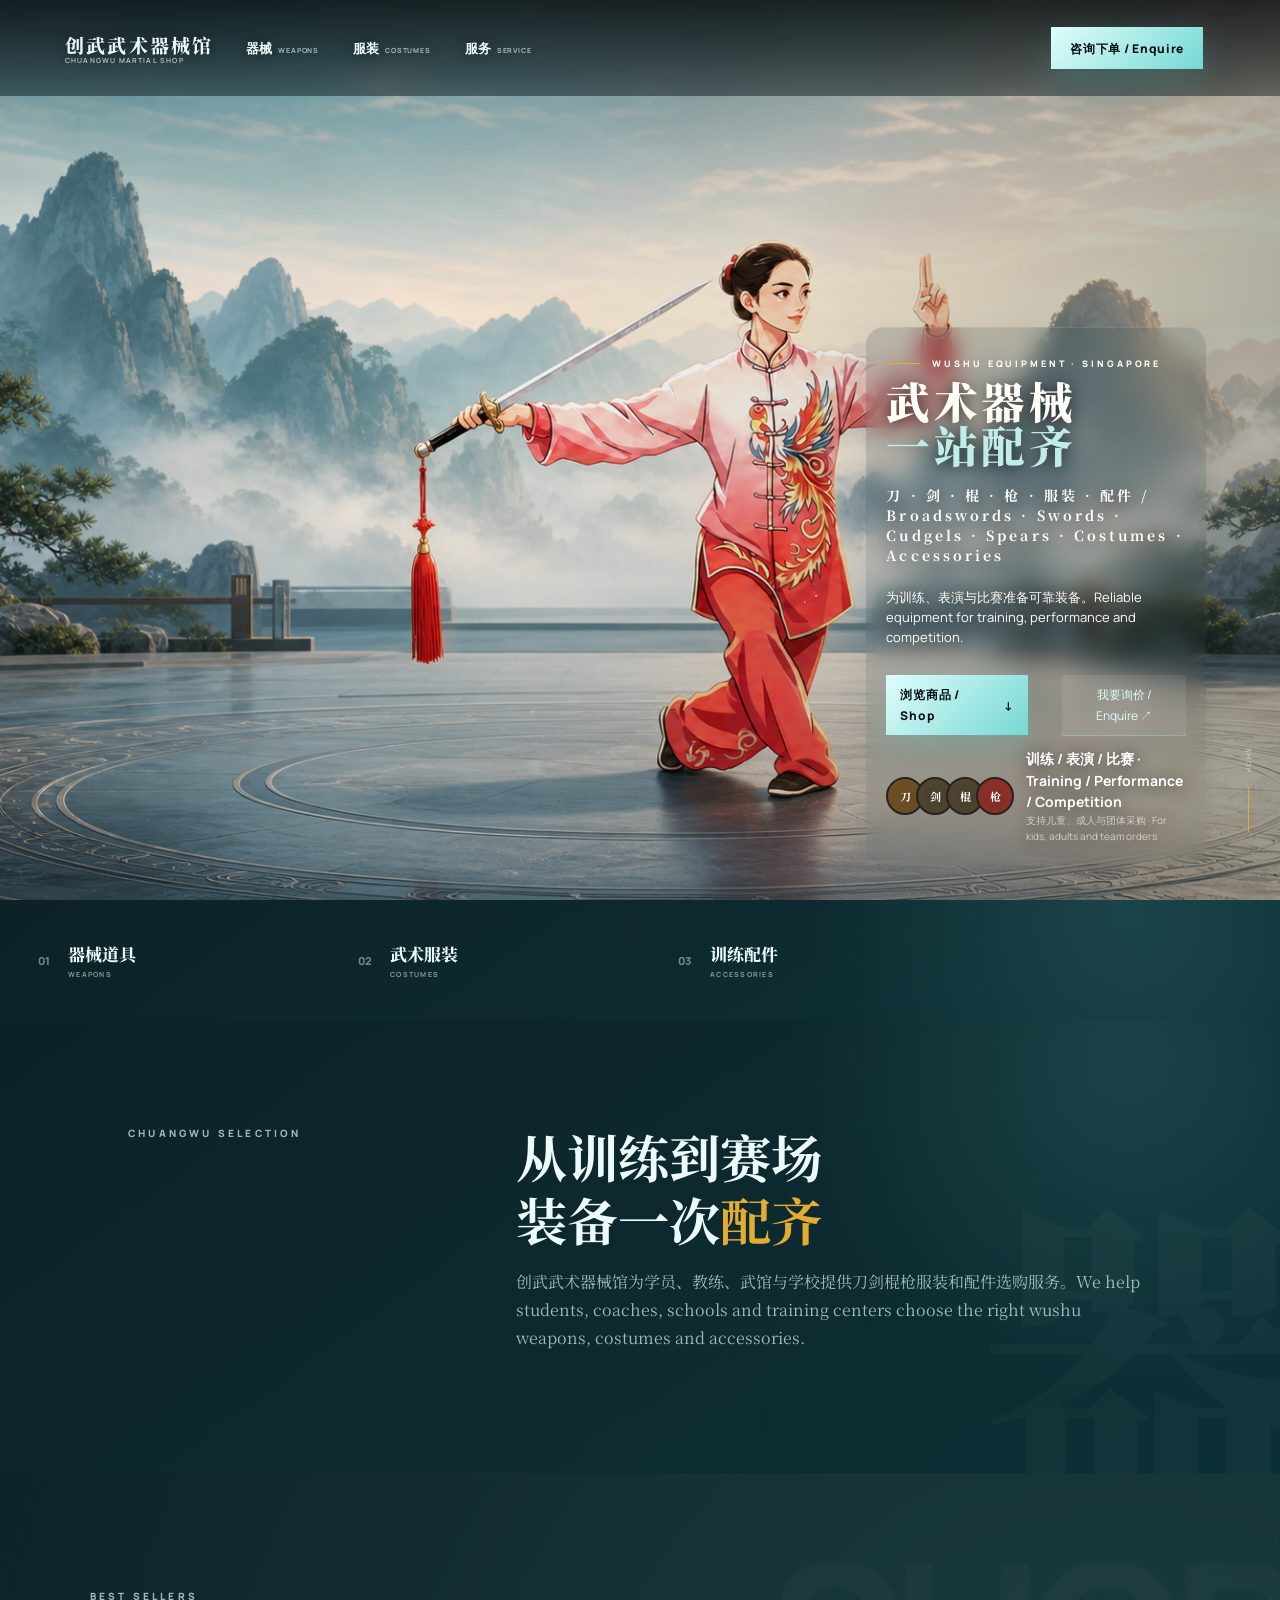
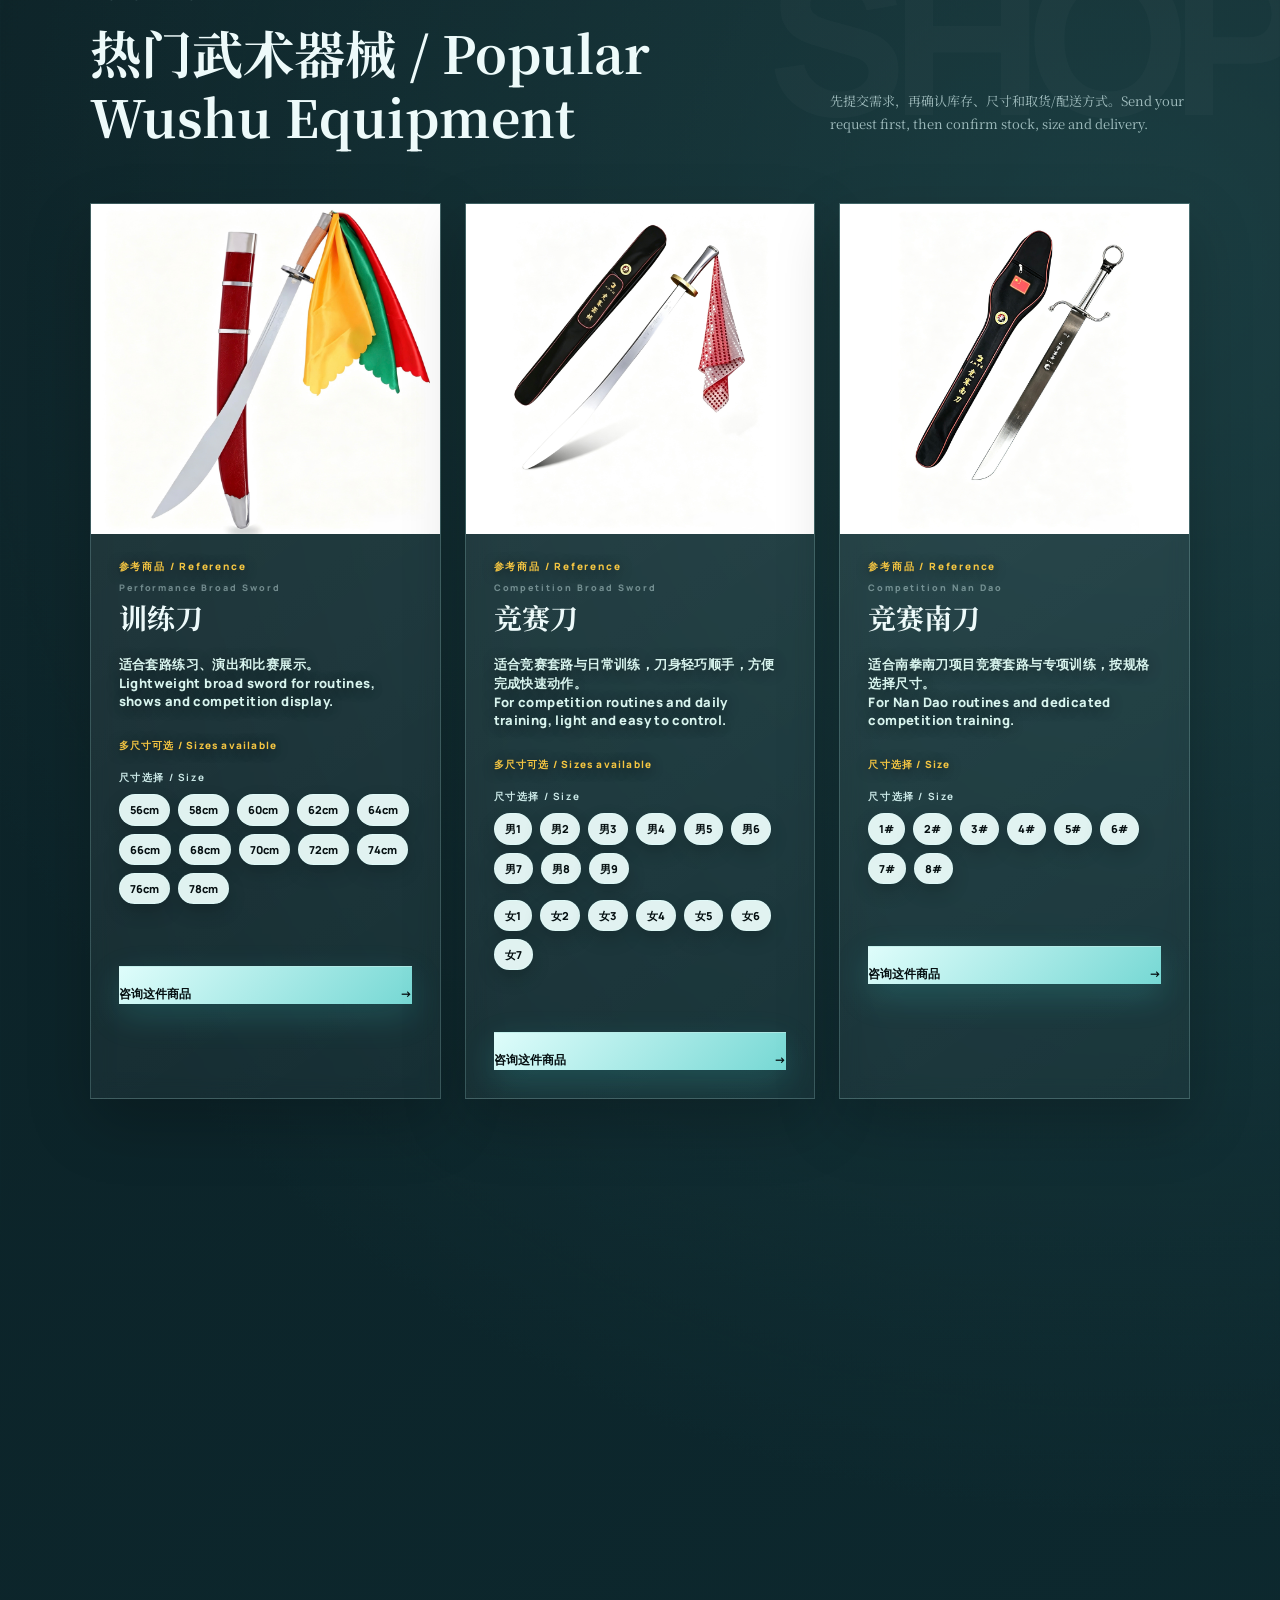
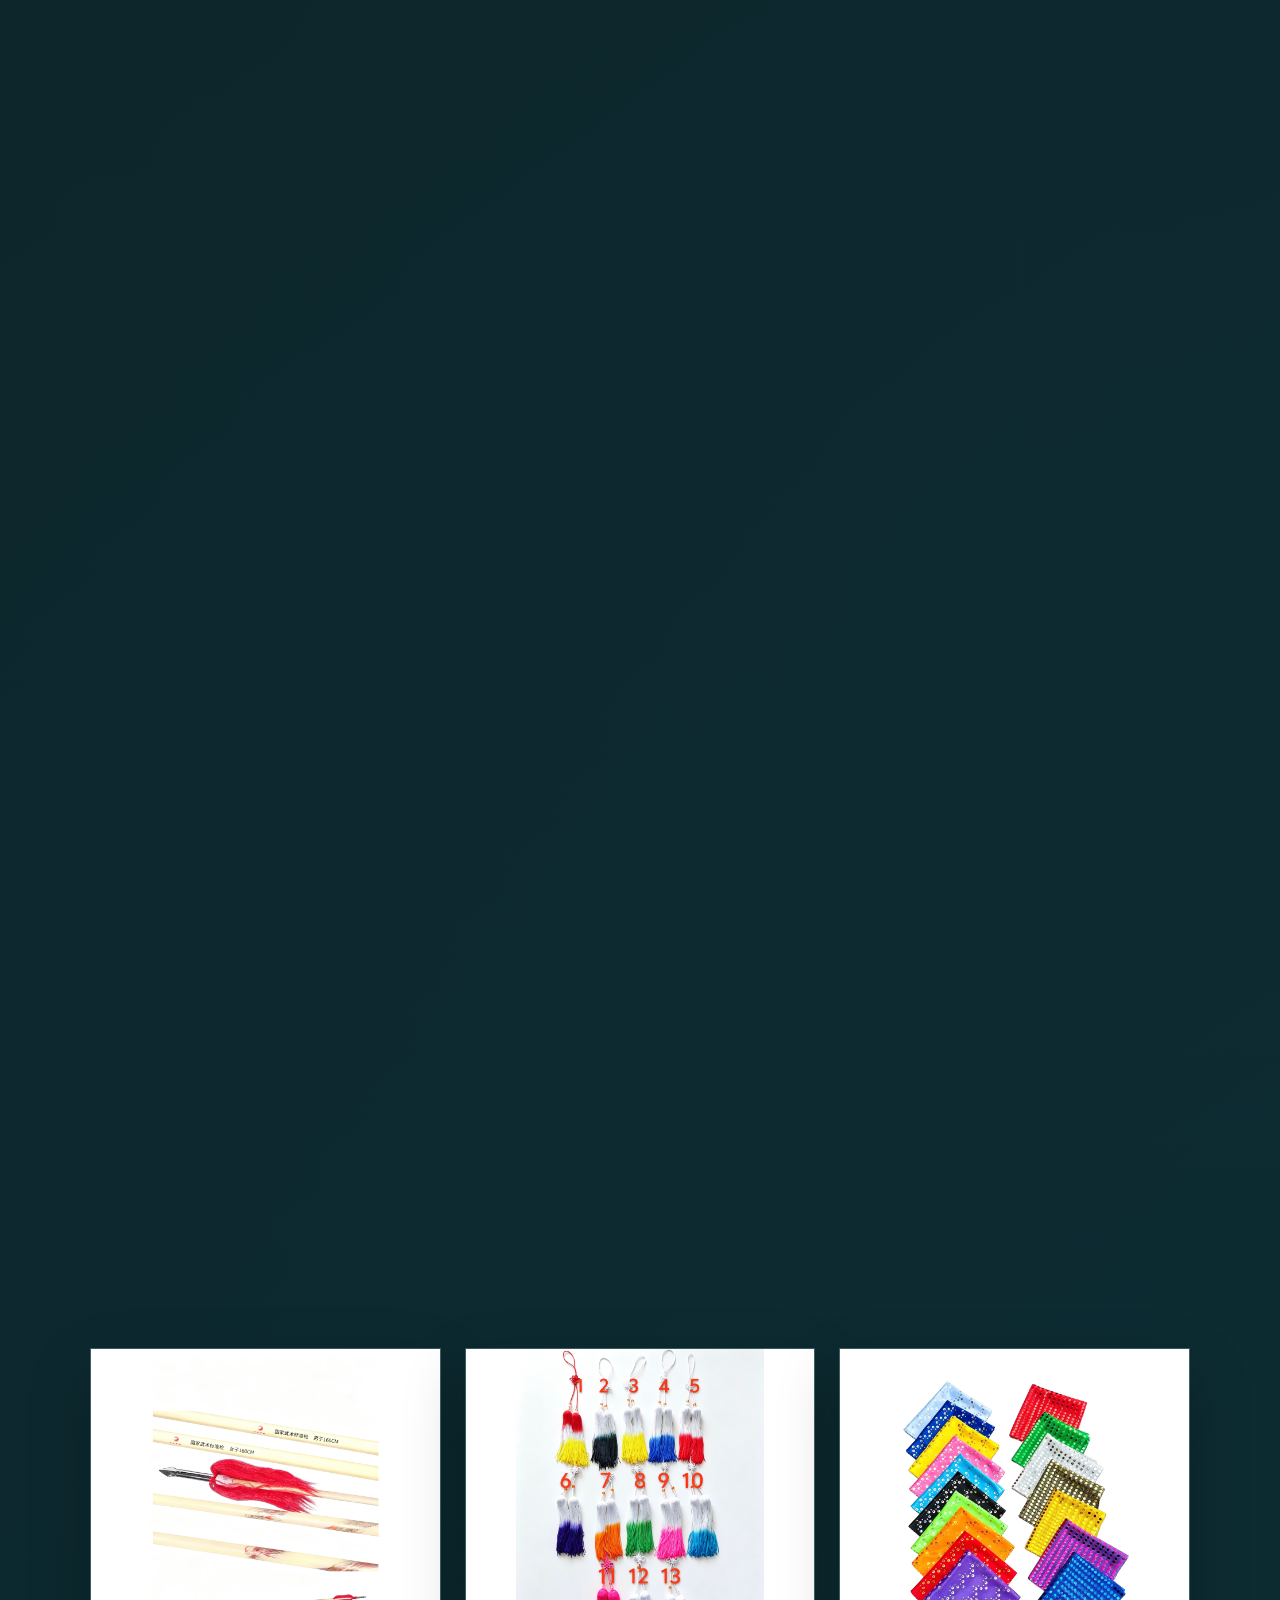
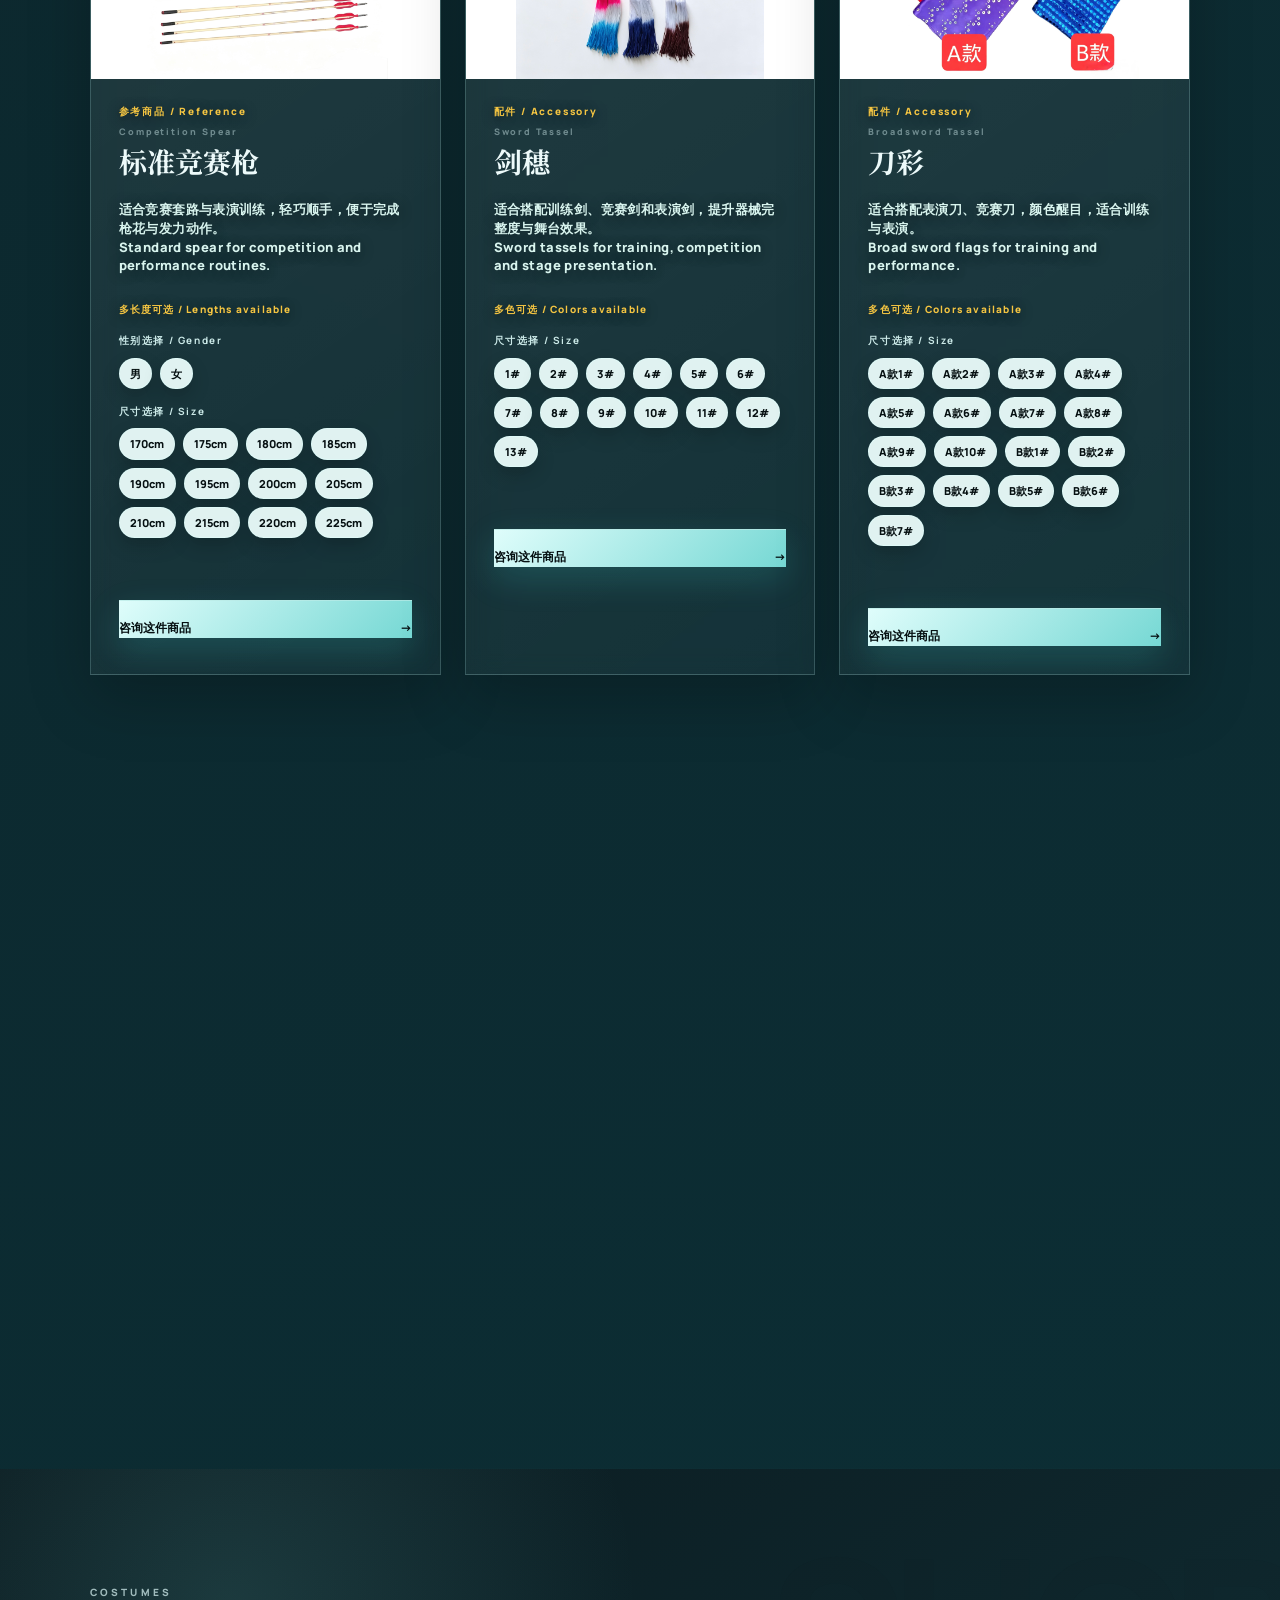
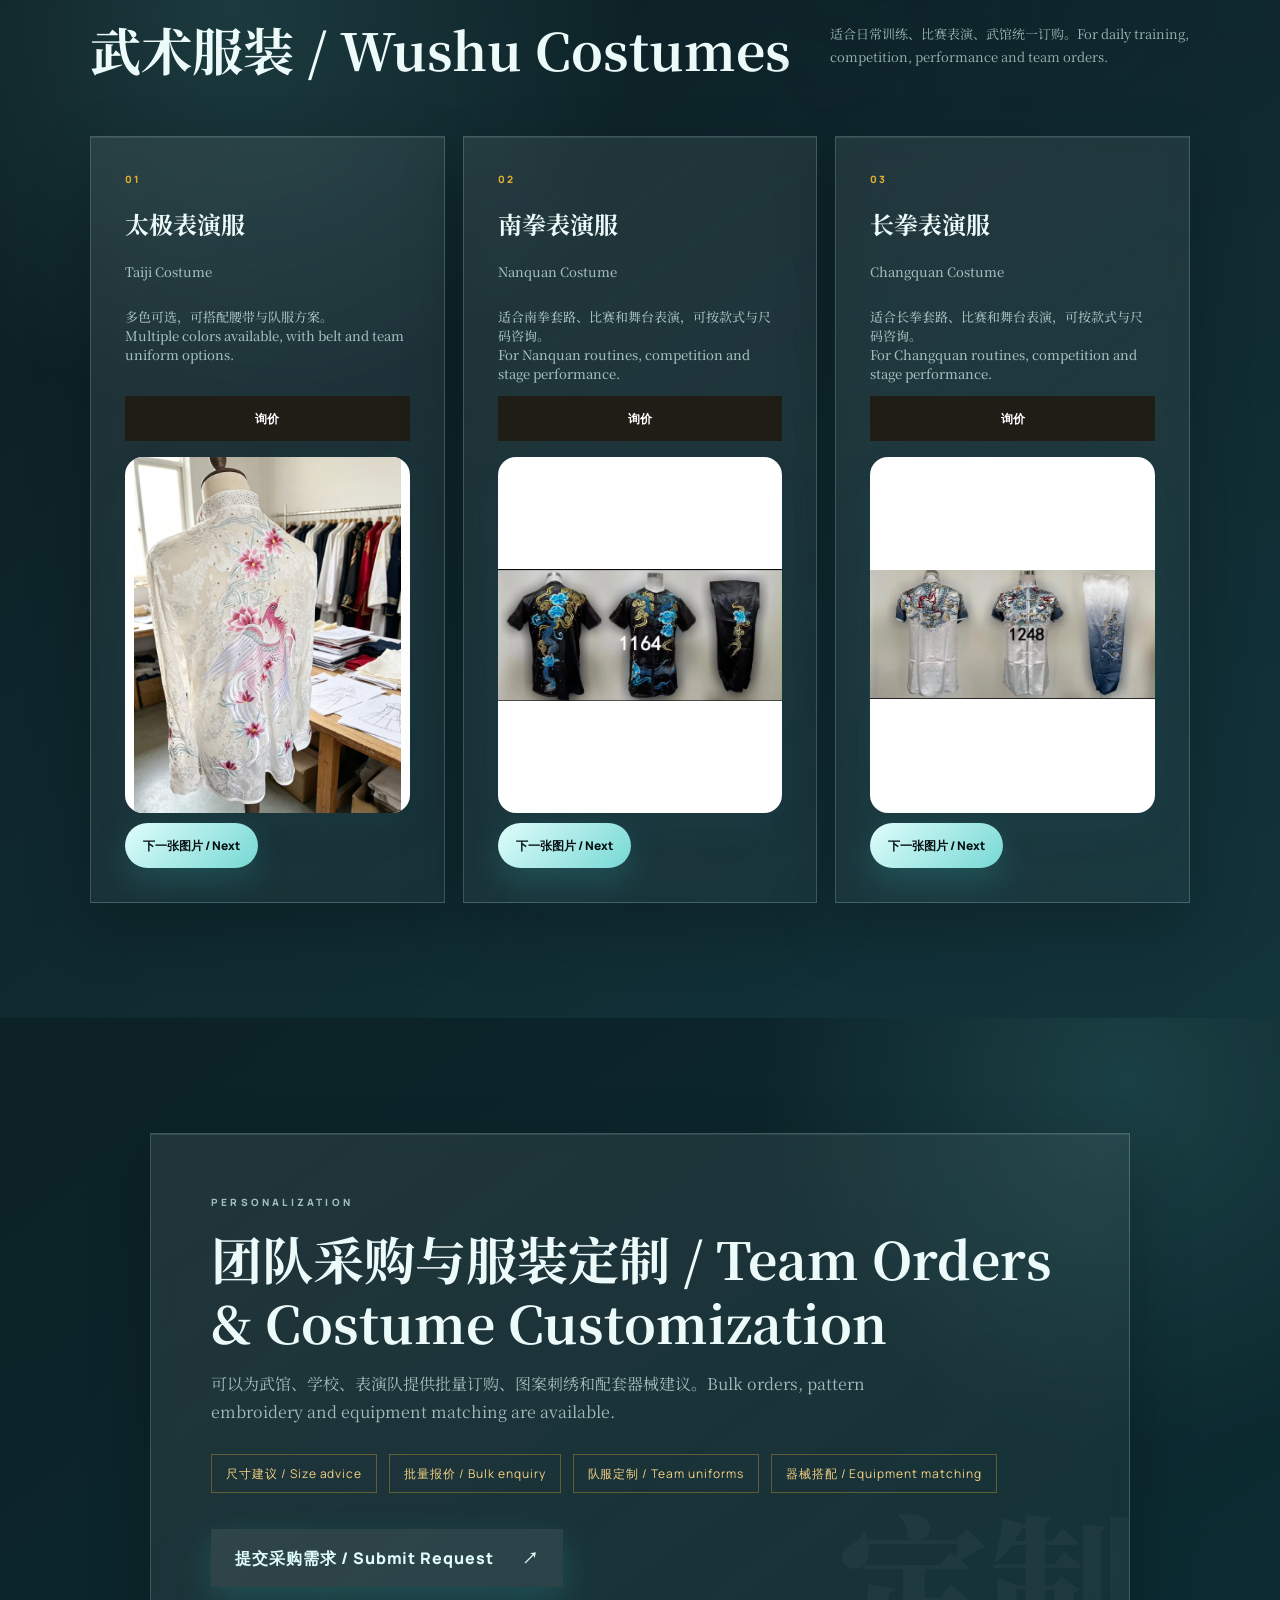
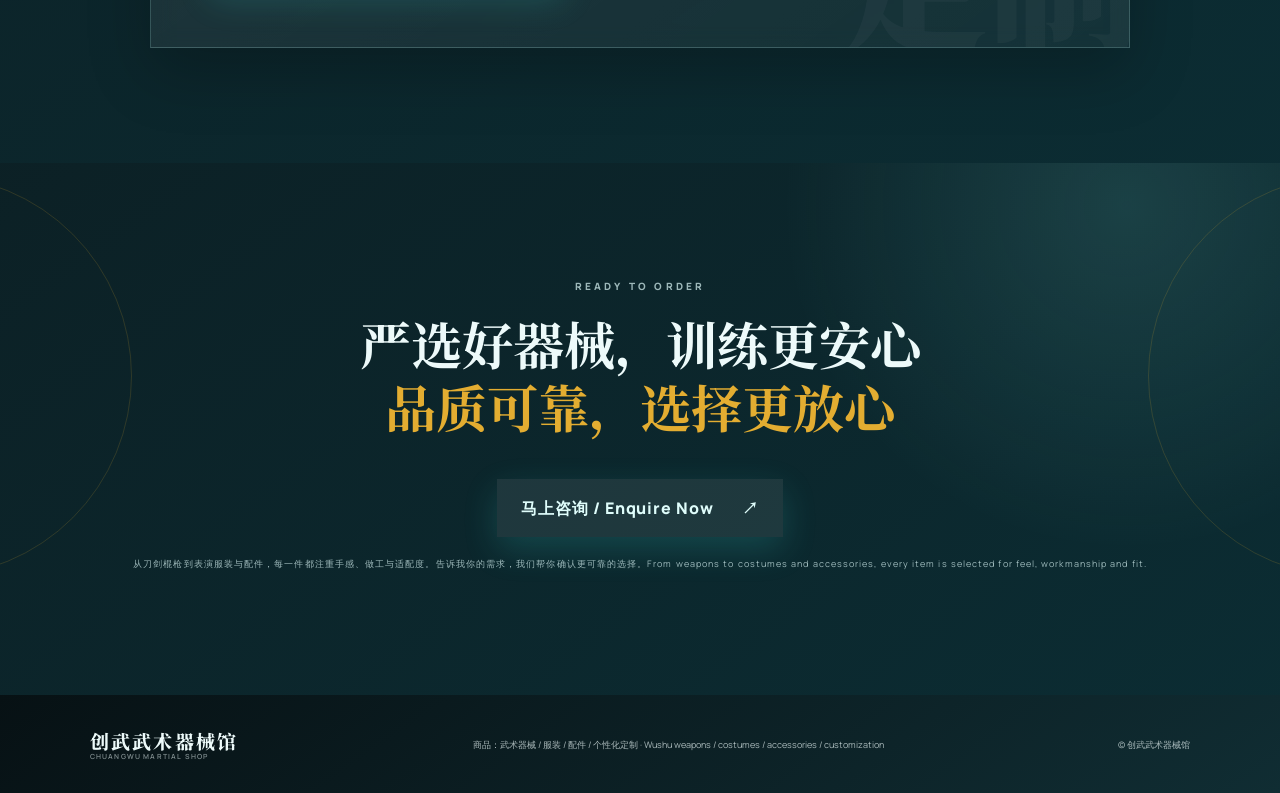
<file: github-upload 10/index.html>
<!doctype html>
<html lang="zh-CN">
<head>
  <meta charset="UTF-8">
  <meta name="viewport" content="width=device-width, initial-scale=1.0">
  <meta name="theme-color" content="#201d17">
  <title>创武武术器械馆 | Wushu Equipment & Costume Shop</title>
  <meta name="description" content="创武武术器械馆提供武术器械、表演服装与配件咨询。Chuangwu Martial Shop offers wushu weapons, performance costumes and training accessories.">
  <link rel="preconnect" href="https://fonts.googleapis.com">
  <link rel="preconnect" href="https://fonts.gstatic.com" crossorigin>
  <link href="https://fonts.googleapis.com/css2?family=Noto+Serif+SC:wght@500;600;700;900&family=Manrope:wght@400;500;600;700;800&display=swap" rel="stylesheet">
  <link rel="stylesheet" href="styles.css?v=20260827-size-button-gap-2">
  <style>
    .hero-shop {
      position: relative;
      overflow: hidden;
      isolation: isolate;
      display: flex !important;
      align-items: flex-end !important;
      justify-content: flex-end !important;
      min-height: min(760px, 92vh);
      padding: clamp(88px, 10vh, 120px) clamp(18px, 4vw, 48px) clamp(20px, 4vh, 36px) !important;
      background:
        linear-gradient(270deg, rgba(4, 25, 30, .30) 0%, rgba(4, 25, 30, .08) 38%, rgba(4, 25, 30, .01) 72%),
        linear-gradient(180deg, rgba(255, 255, 255, .04) 0%, rgba(4, 25, 30, .02) 54%, rgba(4, 25, 30, .16) 100%),
        url("assets/hero-wushu-comfort-premium.png?v=20260825-position-center-2") 60% center / cover no-repeat,
        #e8f1ee !important;
      color: #fffdf7;
    }

    .hero-shop::before {
      content: "";
      position: absolute;
      inset: 0;
      z-index: 0;
      background:
        radial-gradient(circle at 72% 70%, rgba(125, 245, 238, .10), transparent 30%),
        radial-gradient(circle at 38% 86%, rgba(232, 213, 156, .12), transparent 26%),
        linear-gradient(115deg, transparent 14%, rgba(191, 238, 233, .06) 14.4%, transparent 14.9%);
      opacity: .7;
      pointer-events: none;
    }

    .hero-shop::after {
      display: none;
    }

    .hero-shop .hero-copy {
      position: relative;
      z-index: 2;
    }

    .hero-shop .hero-scroll {
      z-index: 2;
    }

    .hero-shop .hero-copy {
      max-width: 340px;
      backdrop-filter: blur(12px);
      border: 0 !important;
      border-radius: 18px;
      padding: clamp(13px, 1.9vw, 20px);
      background: linear-gradient(145deg, rgba(8, 35, 42, .16), rgba(8, 35, 42, .05));
      box-shadow: 0 12px 34px rgba(0, 0, 0, .08), inset 0 1px 0 rgba(255, 255, 255, .12);
      margin-right: clamp(0px, 2vw, 28px);
    }

    .hero-shop h1,
    .hero-shop .hero-slogan,
    .hero-shop .hero-text,
    .hero-shop .hero-proof {
      color: #fffdf7;
      text-shadow: 0 2px 16px rgba(0, 0, 0, .72);
    }

    .hero-shop h1 {
      font-size: clamp(26px, 3.4vw, 44px) !important;
      line-height: 1;
      margin-bottom: 8px;
    }

    .hero-shop h1 em {
      color: #bfeee9;
    }

    .hero-shop .eyebrow {
      font-size: 9px !important;
      margin-bottom: 8px;
      color: #fffdf7 !important;
    }

    .hero-shop .hero-slogan {
      font-size: clamp(12px, 1.2vw, 14px) !important;
      margin-bottom: 6px;
    }

    .hero-shop .hero-text {
      font-size: 13px !important;
      line-height: 1.55;
    }

    .hero-shop .hero-actions {
      margin-top: 12px !important;
    }

    .hero-shop .hero-proof {
      margin-top: 12px !important;
    }

    .hero-shop .hero-actions .button,
    .hero-shop .hero-actions .text-link {
      font-size: 12px !important;
      padding: 9px 14px !important;
    }

    .hero-shop .hero-proof {
      font-size: 12px !important;
    }

    @media (max-width: 760px) {
      .hero-shop {
        min-height: 78vh;
        justify-content: flex-start !important;
        padding: 92px 12px 18px !important;
        background:
          linear-gradient(270deg, rgba(4, 25, 30, .26) 0%, rgba(4, 25, 30, .08) 46%, rgba(4, 25, 30, .01) 100%),
          linear-gradient(180deg, rgba(255,255,255,.03), rgba(4,25,30,.10)),
          url("assets/hero-wushu-comfort-premium.png?v=20260827-mobile-hero-right") 56% center / cover no-repeat,
          #e8f1ee !important;
      }

      .hero-shop .hero-copy {
        width: min(47vw, 190px);
        max-width: 190px;
        padding: 9px;
        border-radius: 12px;
        margin: 0;
        background: linear-gradient(145deg, rgba(6, 28, 34, .12), rgba(6, 28, 34, .03));
        backdrop-filter: blur(3px);
        box-shadow: 0 8px 20px rgba(0, 0, 0, .06), inset 0 1px 0 rgba(255, 255, 255, .08);
      }

      .hero-shop h1 {
        font-size: clamp(17px, 4.9vw, 23px) !important;
        margin-bottom: 4px;
      }

      .hero-shop .hero-slogan {
        font-size: 8px !important;
        line-height: 1.38;
      }

      .hero-shop .hero-text {
        font-size: 8px !important;
        line-height: 1.4;
        margin: 7px 0 8px;
      }

      .hero-shop .eyebrow {
        font-size: 7px !important;
        letter-spacing: .2em;
        margin-bottom: 5px;
        color: #fffdf7 !important;
      }

      .hero-shop .eyebrow span {
        width: 16px;
      }

      .hero-shop .hero-actions {
        gap: 6px !important;
      }

      .hero-shop .hero-actions .button,
      .hero-shop .hero-actions .text-link {
        min-height: 30px !important;
        padding: 5px 8px !important;
        font-size: 8px !important;
        gap: 7px !important;
      }

      .hero-shop .hero-proof {
        display: none !important;
      }
    }

    .product-art.real-product-image {
      min-height: clamp(240px, 28vw, 330px) !important;
      background-size: contain !important;
      background-position: center !important;
      background-repeat: no-repeat !important;
      background-color: #fff !important;
    }

    .product-art.real-product-image::before,
    .product-art.real-product-image::after {
      display: none !important;
    }

    .product-art.show-full-image {
      background-size: contain !important;
      background-color: #fff !important;
    }

    .product-art.show-original-image {
      background-size: contain !important;
      background-color: #fff !important;
    }

    .product-art.white-product-image {
      background-color: #fff !important;
      background-blend-mode: normal !important;
    }

    .size-options,
    .gender-options {
      display: flex;
      flex-wrap: wrap;
      gap: 8px;
      margin: 14px 28px 0;
    }

    .size-options {
      margin-bottom: 44px;
    }

    .size-options strong,
    .gender-options strong {
      width: 100%;
      font-size: 10px;
      letter-spacing: .16em;
      color: #dffdfb;
      opacity: .9;
    }

    .size-options button,
    .gender-options button {
      border: 1px solid rgba(223, 253, 251, .72);
      border-radius: 999px;
      padding: 5px 10px;
      font-size: 11px;
      font-weight: 800;
      background: rgba(239, 255, 253, .92);
      color: #061012;
      cursor: pointer;
      transition: .2s;
      box-shadow: 0 8px 18px rgba(0, 0, 0, .18);
    }

    .size-row-break {
      flex-basis: 100%;
      height: 0;
    }

    .size-options button:hover,
    .size-options button.is-selected,
    .gender-options button:hover,
    .gender-options button.is-selected {
      background: linear-gradient(135deg, #fff4b8, #76d8d4);
      color: #061012;
      border-color: #fff4b8;
      box-shadow: 0 10px 24px rgba(118, 216, 212, .28);
    }

    .catalog-images {
      display: flex;
      flex-direction: column;
      gap: 10px;
      margin-top: 16px;
    }

    .catalog-images img {
      width: 100%;
      aspect-ratio: 4 / 5;
      object-fit: contain;
      display: block;
      border-radius: 18px;
      background: #fff;
      box-shadow: 0 16px 36px rgba(34, 92, 101, .12);
    }

    .catalog-next {
      align-self: flex-start;
      border: 1px solid rgba(53, 120, 128, .35);
      border-radius: 999px;
      padding: 8px 14px;
      font-size: 12px;
      font-weight: 800;
      background: #12343b;
      color: #fffdf7;
      cursor: pointer;
    }

    .site-header .brand {
      transform: translateX(-12px);
    }

    .brand-mark {
      width: 48px !important;
      height: 48px !important;
      border-radius: 0 !important;
      background: transparent !important;
      overflow: hidden;
      box-shadow: none !important;
    }

    .brand-mark img {
      width: 100%;
      height: 100%;
      object-fit: contain;
      display: block;
    }

    .brand-mark i {
      display: none !important;
    }

    .site-header nav {
      margin-left: clamp(18px, 3vw, 42px) !important;
      margin-right: auto !important;
      transform: translateX(-18px);
    }

    .site-header .button-small {
      margin-left: 12px;
    }

    @media (max-width: 900px) {
      .site-header nav {
        transform: translateX(-8px);
      }
    }

    body {
      background:
        radial-gradient(circle at 14% 8%, rgba(91, 221, 216, .20), transparent 28%),
        radial-gradient(circle at 86% 42%, rgba(76, 151, 171, .18), transparent 32%),
        linear-gradient(180deg, #071114 0%, #10252a 42%, #071114 100%) !important;
      color: #edfafa !important;
    }

    .shop-categories,
    .philosophy,
    .products.section,
    .products.section.pale,
    .service.section,
    .cta.section {
      background:
        radial-gradient(circle at 88% 8%, rgba(118, 216, 212, .14), transparent 28%),
        linear-gradient(145deg, rgba(12, 33, 38, .96), rgba(12, 48, 55, .88)) !important;
      color: #edfafa !important;
    }

    .products.section.pale {
      background:
        radial-gradient(circle at 18% 12%, rgba(118, 216, 212, .15), transparent 28%),
        linear-gradient(145deg, #0b1b20, #12343b) !important;
    }

    .section-heading h2,
    .philosophy h2,
    .service-card h2,
    .cta h2,
    .product-card h3,
    .catalog-list h3,
    footer,
    footer a {
      color: #edfafa !important;
    }

    .section-kicker,
    .product-en,
    .price-row,
    .catalog-list p,
    .section-heading > p,
    .philosophy p,
    .service-card p,
    .cta p {
      color: rgba(220, 247, 246, .70) !important;
    }

    .product-card > p:not(.tag, .product-en),
    .product-card .tag {
      color: #d8f4ee !important;
      font-family: var(--sans) !important;
      font-weight: 800 !important;
      letter-spacing: .03em;
      text-shadow: 0 2px 14px rgba(0, 0, 0, .45);
      overflow-wrap: anywhere;
      word-break: normal;
    }

    .product-card .tag {
      margin-left: 28px !important;
      margin-right: 28px !important;
      color: #f4c542 !important;
      background: transparent !important;
      border: 0 !important;
      border-radius: 0 !important;
      padding: 0 !important;
      font-size: 10px !important;
      font-weight: 950 !important;
      letter-spacing: .18em;
      opacity: 1 !important;
      box-shadow: none !important;
      text-shadow: 0 2px 12px rgba(0, 0, 0, .58) !important;
    }

    .product-card .price-row {
      display: block !important;
      margin-left: 28px !important;
      margin-right: 28px !important;
      padding-left: 0 !important;
      padding-right: 0 !important;
      text-align: left !important;
    }

    .product-card .price-row span {
      display: block !important;
      margin-left: 0 !important;
      color: #f4c542 !important;
      background: transparent !important;
      border: 0 !important;
      border-radius: 0 !important;
      padding: 0 !important;
      font-size: 10px !important;
      font-weight: 950 !important;
      letter-spacing: .12em !important;
      opacity: 1 !important;
      box-shadow: none !important;
      text-shadow: 0 2px 12px rgba(0, 0, 0, .58) !important;
    }

    .product-card .desc-en {
      display: block;
      margin-top: 4px;
    }

    .product-card,
    .catalog-list > *,
    .service-card {
      background: linear-gradient(145deg, rgba(255, 255, 255, .085), rgba(255, 255, 255, .035)) !important;
      border: 1px solid rgba(189, 248, 244, .20) !important;
      box-shadow: 0 24px 58px rgba(0, 0, 0, .22), inset 0 1px 0 rgba(255, 255, 255, .10) !important;
      backdrop-filter: blur(10px);
    }

    .button,
    .card-link,
    .catalog-next,
    .submit-button {
      background: linear-gradient(135deg, #dffdfb, #76d8d4) !important;
      color: #061012 !important;
      border-color: rgba(191, 238, 233, .72) !important;
      box-shadow: 0 12px 34px rgba(60, 222, 217, .18);
    }

    .product-card .card-link {
      margin-top: 18px !important;
    }

    .button-light,
    .text-link {
      background: rgba(255, 255, 255, .08) !important;
      color: #dffdfb !important;
      border-color: rgba(144, 244, 239, .28) !important;
    }

    .size-options button,
    .gender-options button {
      border-color: rgba(223, 253, 251, .72) !important;
      color: #061012 !important;
      background: rgba(239, 255, 253, .94) !important;
    }

    .size-options button:hover,
    .size-options button.is-selected,
    .gender-options button:hover,
    .gender-options button.is-selected {
      background: linear-gradient(135deg, #fff4b8, #76d8d4) !important;
      color: #061012 !important;
      border-color: #fff4b8 !important;
    }

    footer {
      background: linear-gradient(145deg, #071114, #102d33) !important;
      color: #edfafa !important;
    }

    footer p,
    footer small {
      color: rgba(237, 250, 250, .70) !important;
    }

    .site-header {
      background: rgba(5, 17, 20, .46) !important;
      border-color: rgba(189, 248, 244, .16) !important;
      backdrop-filter: blur(18px);
    }

    .site-header a,
    .site-header small {
      color: #edfafa !important;
    }

    .order-dialog {
      background:
        radial-gradient(circle at 12% 8%, rgba(72, 230, 224, .13), transparent 28%),
        linear-gradient(145deg, #071114, #0d2227) !important;
      color: #edfafa !important;
      border: 1px solid rgba(144, 244, 239, .18) !important;
      box-shadow: 0 40px 120px rgba(0, 0, 0, .58) !important;
    }

    .order-dialog input,
    .order-dialog select,
    .order-dialog textarea {
      background: rgba(255, 255, 255, .08) !important;
      color: #edfafa !important;
      border-color: rgba(144, 244, 239, .24) !important;
    }

    .order-dialog input::placeholder,
    .order-dialog textarea::placeholder {
      color: rgba(237, 250, 250, .45) !important;
    }

    .order-dialog label,
    .order-dialog p,
    .order-dialog blockquote {
      color: rgba(237, 250, 250, .78) !important;
    }

    body.order-open::before {
      content: "";
      position: fixed;
      inset: 0;
      z-index: 999;
      background: rgba(2, 8, 10, .72);
      backdrop-filter: blur(5px);
    }

    .order-dialog.is-open {
      display: grid !important;
      position: fixed !important;
      left: 50% !important;
      top: 50% !important;
      transform: translate(-50%, -50%) !important;
      z-index: 1000 !important;
      width: min(900px, calc(100vw - 28px)) !important;
      max-height: calc(100dvh - 28px) !important;
    }

    .order-dialog.is-open::backdrop {
      background: rgba(2, 8, 10, .72);
      backdrop-filter: blur(5px);
    }

    @media(max-width: 900px) {
      .order-dialog.is-open {
        grid-template-columns: 1fr !important;
      }
    }

    @media(max-width: 560px) {
      .site-header > .button {
        display: inline-flex !important;
        min-height: 38px !important;
        padding: 8px 12px !important;
        font-size: 11px !important;
        gap: 8px !important;
      }

      .order-dialog.is-open {
        top: max(76px, env(safe-area-inset-top)) !important;
        transform: translateX(-50%) !important;
        max-height: calc(100dvh - max(96px, env(safe-area-inset-top)) - 20px) !important;
        overflow: auto !important;
        width: calc(100vw - 26px) !important;
      }

      .order-dialog::before {
        content: "商品咨询 / Order Enquiry";
        position: sticky;
        top: 0;
        z-index: 4;
        display: block;
        padding: 16px 58px 12px 24px;
        background: rgba(6, 18, 21, .96);
        border-bottom: 1px solid rgba(144, 244, 239, .18);
        color: #edfafa;
        font-weight: 900;
        letter-spacing: .06em;
      }

      .order-dialog form {
        padding-top: 26px !important;
      }

      .dialog-close {
        position: sticky !important;
        float: right;
        top: 8px !important;
        right: 10px !important;
        z-index: 6 !important;
        margin: 8px 10px -48px auto;
      }
    }
  </style>
</head>
<body>
  <header class="site-header">
    <a class="brand" href="#top" aria-label="创武武术器械馆首页">
      <span>创武武术器械馆<small>CHUANGWU MARTIAL SHOP</small></span>
    </a>
    <nav aria-label="主导航">
      <a href="#products">器械 <small>WEAPONS</small></a>
      <a href="#uniforms">服装 <small>COSTUMES</small></a>
      <a href="#service">服务 <small>SERVICE</small></a>
    </nav>
    <button class="button button-small" data-open-order>咨询下单 / Enquire</button>
  </header>

  <main id="top">
    <section class="hero hero-shop">
      <div class="hero-copy reveal">
        <p class="eyebrow"><span></span> WUSHU EQUIPMENT · SINGAPORE</p>
        <h1>武术器械<br><em>一站配齐</em></h1>
        <p class="hero-slogan">刀 · 剑 · 棍 · 枪 · 服装 · 配件 / Broadswords · Swords · Cudgels · Spears · Costumes · Accessories</p>
        <p class="hero-text">创武武术器械馆为学员、教练、武馆与学校提供刀剑棍枪服装和配件选购服务。For students, coaches, schools and training centers.</p>
        <div class="hero-actions">
          <a class="button" href="#products">浏览商品 / Shop <span>↓</span></a>
          <button class="text-link" data-open-order>我要询价 / Enquire <span>↗</span></button>
        </div>
        <div class="hero-proof">
          <div class="avatars" aria-hidden="true"><b>刀</b><b>剑</b><b>棍</b><b>枪</b></div>
          <p><strong>训练 / 表演 / 比赛</strong><br><span>Kids · Adults · Team Orders</span></p>
        </div>
      </div>
      <div class="hero-scroll" aria-hidden="true">SHOP <span></span></div>
    </section>

    <section class="shop-categories" aria-label="商品分类"></section>

    <section class="philosophy">
      <p class="section-kicker">CHUANGWU SELECTION</p>
      <div>
        <h2>从训练到赛场<br>装备一次<em>配齐</em></h2>
        <p>创武武术器械馆为学员、教练、武馆与学校提供刀剑棍枪服装和配件选购服务。We help students, coaches, schools and training centers choose the right wushu weapons, costumes and accessories.</p>
      </div>
    </section>

    <section class="products section" id="products">
      <div class="section-heading">
        <div><p class="section-kicker">BEST SELLERS</p><h2>热门武术器械 / Popular Wushu Equipment</h2></div>
        <p>先提交需求，再确认库存、尺寸和取货/配送方式。Send your request first, then confirm stock, size and delivery.</p>
      </div>
      <div class="product-grid"></div>
    </section>

    <section class="products section pale" id="uniforms">
      <div class="section-heading">
        <div><p class="section-kicker">COSTUMES</p><h2>武术服装 / Wushu Costumes</h2></div>
        <p>适合日常训练、比赛表演、武馆统一订购。For daily training, competition, performance and team orders.</p>
      </div>
      <div class="catalog-list"></div>
    </section>

    <section class="service section" id="service">
      <div class="service-card reveal">
        <p class="section-kicker">PERSONALIZATION</p>
        <h2>团队采购与服装定制 / Team Orders & Costume Customization</h2>
        <p>可以为武馆、学校、表演队提供批量订购、图案刺绣和配套器械建议。Bulk orders, pattern embroidery and equipment matching are available.</p>
        <div class="service-points"></div>
        <button class="button button-light" data-open-order>提交采购需求 / Submit Request <span>↗</span></button>
      </div>
    </section>

    <section class="cta section">
      <p class="section-kicker">READY TO ORDER</p>
      <h2>严选好器械，训练更安心<br><em>品质可靠，选择更放心</em></h2>
      <button class="button button-light" data-open-order>马上咨询 / Enquire Now <span>↗</span></button>
      <p>从刀剑棍枪到表演服装与配件，每一件都注重手感、做工与适配度。告诉我你的需求，我们帮你确认更可靠的选择。From weapons to costumes and accessories, every item is selected for feel, workmanship and fit.</p>
    </section>
  </main>

  <footer>
    <a class="brand brand-light" href="#top"><span>创武武术器械馆<small>CHUANGWU MARTIAL SHOP</small></span></a>
    <p>商品：武术器械 / 服装 / 配件 / 个性化定制 · Wushu weapons / costumes / accessories / customization</p>
    <p>© 创武武术器械馆</p>
  </footer>

  <div class="order-dialog" id="orderDialog" role="dialog" aria-modal="true" hidden>
    <button class="dialog-close" data-close-order aria-label="关闭窗口">×</button>
    <div class="dialog-intro">
      <p class="section-kicker">ORDER ENQUIRY</p>
      <h2>商品咨询<br>与下单</h2>
      <p>填写你想购买的商品、数量和联系方式，我会尽快确认尺寸、库存与配送。Fill in your item, quantity and contact details.</p>
      <blockquote>“先选对器械，再练出手感。” Choose the right equipment, then train with confidence.</blockquote>
    </div>
    <form id="orderForm" action="https://formsubmit.co/zhouyc1115@gmail.com" method="POST">
      <input type="hidden" name="_subject" value="创武武术器械馆商品咨询 / Chuangwu Martial Shop Enquiry">
      <input type="hidden" name="_template" value="table">
      <input type="hidden" name="_captcha" value="false">
      <input type="hidden" name="_next" value="http://chuangwusports.com/">
      <input type="hidden" name="submitted_at" id="submittedAt" value="">
      <label>姓名 / Name <input name="name" type="text" placeholder="请输入你的姓名 / Your name" required></label>
      <label>联系方式 / Contact <input name="contact" type="text" placeholder="手机号 / WhatsApp / 微信" required></label>
      <label>想购买的商品 / Product
        <select name="product" required><option value="">请选择商品 / Select a product</option></select>
      </label>
      <div class="form-row">
        <label>数量 / Quantity <input name="quantity" type="number" min="1" value="1" required></label>
        <label>用途 / Purpose
          <select name="purpose" required>
            <option value="">请选择 / Select</option>
            <option>日常训练 / Daily Training</option>
            <option>比赛表演 / Competition & Performance</option>
            <option>学校 / 武馆团购 / School or Club Order</option>
            <option>礼物 / 收藏 / Gift or Collection</option>
          </select>
        </label>
      </div>
      <label>备注 / Notes <textarea name="note" rows="3" placeholder="例如 / Example: height 135cm, needs broad sword; or 20 team uniforms with embroidery."></textarea></label>
      <label class="consent"><input type="checkbox" required> <span>我同意使用以上信息进行商品咨询与联络 / I agree to be contacted about this enquiry.</span></label>
      <button class="button submit-button" type="submit">提交咨询 / Submit <span>→</span></button>
    </form>
    <div class="success-state" id="successState" hidden>
      <div class="success-mark">✓</div>
      <p class="section-kicker">ENQUIRY RECEIVED</p>
      <h2>咨询已收到 / Enquiry Received</h2>
      <p>谢谢，我会尽快与你确认商品库存和下单方式。Thank you, we will confirm stock and order details soon.</p>
      <button class="button" data-close-order>好的 / OK</button>
    </div>
  </div>

  <script src="content-new.js?v=20260827-jingsaidao-new"></script>
  <script src="script.js?v=20260826-desc-break"></script>
  <script>
    function renderProductCardsIfNeeded() {
      const productGrid = document.querySelector(".product-grid");
      const products = window.siteContent?.products || [];
      if (!productGrid || productGrid.children.length || !products.length) return;

      const formatDescription = (description) => {
        const text = description || "";
        const formatted = text.replace(/。 ([A-Z])/g, "。<br><span class=\"desc-en\">$1");
        return formatted.includes("desc-en") ? `${formatted}</span>` : formatted;
      };

      productGrid.innerHTML = products.map((product) => {
        const tag = product.tag ? `<p class="tag">${product.tag}</p>` : "";
        return `
          <article class="product-card ${product.featured ? "featured" : ""} reveal">
            <div class="product-art ${product.art || ""}" aria-hidden="true"></div>
            ${tag}
            <p class="product-en">${product.english || ""}</p>
            <h3>${product.name}</h3>
            <p>${formatDescription(product.description)}</p>
            <div class="price-row"><span>${product.note || ""}</span></div>
            <button class="card-link" data-product="${product.name} ${product.english || ""}">咨询这件商品 / Enquire <span>→</span></button>
          </article>
        `;
      }).join("");
    }

    function applyShopEnhancements() {
      renderProductCardsIfNeeded();

      document.querySelectorAll(".product-card").forEach((card) => {
        card.innerHTML = card.innerHTML.replaceAll("undefined", "");
      });

      const productImages = document.querySelectorAll(".product-card .product-art");
      const imagePaths = [
        "assets/xunliandao.jpg",
        "assets/jingsaidao-new.jpg",
        "assets/jingsai-nandao.jpg",
        "assets/xublianjian.jpg",
        "assets/jingsaijian-new.jpg",
        "assets/xunliangun.jpg",
        "assets/jingsaigun.PNG",
        "assets/jingsaigun.PNG",
        "assets/xunlianqiang-new.jpg",
        "assets/jingsaiqiang.jpg",
        "assets/jianshui.jpg",
        "assets/daocai.jpg",
        "assets/daojiandai-new.jpg",
        "assets/wushu-mat.jpeg"
      ];

      imagePaths.forEach((path, index) => {
        const productImage = productImages[index];
        if (!productImage) return;

        productImage.classList.add("real-product-image");
        if (
          path.includes("jingsaidao") ||
          path.includes("xunlianqiang") ||
          path.includes("jingsaiqiang") ||
          path.includes("jianshui") ||
          path.includes("daojiandai")
        ) {
          productImage.classList.add("white-product-image");
        }
        if (path.includes("jingsaiqiang")) productImage.classList.add("show-full-image");
        if (path.includes("daocai")) productImage.classList.add("show-original-image");
        if (path.includes("jianshui")) productImage.classList.add("show-original-image");
        if (path.includes("daojiandai")) productImage.classList.add("show-original-image");
        productImage.style.backgroundImage = `url('${path}')`;
      });

      const products = window.siteContent?.products || [];
      products.forEach((product, index) => {
        const card = document.querySelectorAll(".product-card")[index];
        const priceRow = card?.querySelector(".price-row");
        if (!card || !priceRow) return;

        if (product.name === "剑穗") {
          card.id = "training-accessories";
        }

        if (Array.isArray(product.genders) && product.genders.length > 0 && !card.querySelector(".gender-options")) {
          const genderOptions = document.createElement("div");
          genderOptions.className = "gender-options";
          genderOptions.innerHTML = `<strong>性别选择 / Gender</strong>${product.genders.map((gender) => `<button type="button" data-gender="${gender}">${gender}</button>`).join("")}`;
          priceRow.after(genderOptions);
        }

        if (!Array.isArray(product.sizes) || product.sizes.length === 0 || card.querySelector(".size-options")) return;

        const sizeOptions = document.createElement("div");
        sizeOptions.className = "size-options";
        sizeOptions.innerHTML = `<strong>尺寸选择 / Size</strong>${product.sizes.map((size) => `${size === "女1" ? '<span class="size-row-break"></span>' : ""}<button type="button" data-size="${size}">${size}</button>`).join("")}`;
        const genderOptions = card.querySelector(".gender-options");
        (genderOptions || priceRow).after(sizeOptions);
      });

      const catalogItems = window.siteContent?.catalogItems || [];
      const catalogCards = document.querySelectorAll(".catalog-list > *");
      catalogItems.forEach((item, index) => {
        if (!Array.isArray(item.images) || item.images.length === 0) return;

        const catalogCard = catalogCards[index];
        if (!catalogCard || catalogCard.querySelector(".catalog-images")) return;

        const title = catalogCard.querySelector("h3");
        if (title && item.english && !catalogCard.querySelector(".catalog-en")) {
          const englishName = document.createElement("p");
          englishName.className = "catalog-en";
          englishName.textContent = item.english;
          title.after(englishName);
        }

        const imageWrap = document.createElement("div");
        imageWrap.className = "catalog-images";

        const image = document.createElement("img");
        image.src = item.images[0];
        image.alt = item.name;
        image.loading = "lazy";
        image.dataset.currentIndex = "0";
        imageWrap.append(image);

        if (item.images.length > 1) {
          const nextButton = document.createElement("button");
          nextButton.className = "catalog-next";
          nextButton.type = "button";
          nextButton.textContent = "下一张图片 / Next";
          nextButton.dataset.catalogIndex = String(index);
          imageWrap.append(nextButton);
        }

        catalogCard.append(imageWrap);
      });
    }

    document.addEventListener("click", (event) => {
      const nextButton = event.target.closest("[data-catalog-index]");
      if (!nextButton) return;

      const catalogIndex = Number(nextButton.dataset.catalogIndex);
      const item = window.siteContent?.catalogItems?.[catalogIndex];
      const image = nextButton.closest(".catalog-images")?.querySelector("img");
      if (!item || !Array.isArray(item.images) || !image) return;

      const currentIndex = Number(image.dataset.currentIndex || "0");
      const nextIndex = (currentIndex + 1) % item.images.length;
      image.src = item.images[nextIndex];
      image.dataset.currentIndex = String(nextIndex);
    });

    document.addEventListener("click", (event) => {
      const sizeButton = event.target.closest("[data-size]");
      if (!sizeButton) return;

      const card = sizeButton.closest(".product-card");
      card.querySelectorAll("[data-size]").forEach((button) => button.classList.remove("is-selected"));
      sizeButton.classList.add("is-selected");
      card.dataset.selectedSize = sizeButton.dataset.size;
    });

    document.addEventListener("click", (event) => {
      const genderButton = event.target.closest("[data-gender]");
      if (!genderButton) return;

      const card = genderButton.closest(".product-card");
      card.querySelectorAll("[data-gender]").forEach((button) => button.classList.remove("is-selected"));
      genderButton.classList.add("is-selected");
      card.dataset.selectedGender = genderButton.dataset.gender;
    });

    document.addEventListener("click", (event) => {
      const consultButton = event.target.closest(".product-card .card-link");
      if (!consultButton) return;

      const card = consultButton.closest(".product-card");
      const selectedGender = card?.dataset.selectedGender;
      const selectedSize = card?.dataset.selectedSize;
      if (!selectedGender && !selectedSize) return;

      setTimeout(() => {
        const note = document.querySelector("[name='note']");
        if (!note) return;

        const selectedText = [
          selectedGender ? `选择性别 / Gender：${selectedGender}` : "",
          selectedSize ? `选择尺寸 / Size：${selectedSize}` : ""
        ].filter(Boolean).join("\n");

        if (note.value.includes("选择性别") || note.value.includes("选择尺寸")) return;
        note.value = `${selectedText}${note.value ? `\n${note.value}` : ""}`;
      }, 0);
    });

    applyShopEnhancements();
    document.addEventListener("DOMContentLoaded", applyShopEnhancements);
    window.addEventListener("load", applyShopEnhancements);
    setTimeout(applyShopEnhancements, 300);
    setTimeout(applyShopEnhancements, 1000);
  </script>
</body>
</html>
</file>
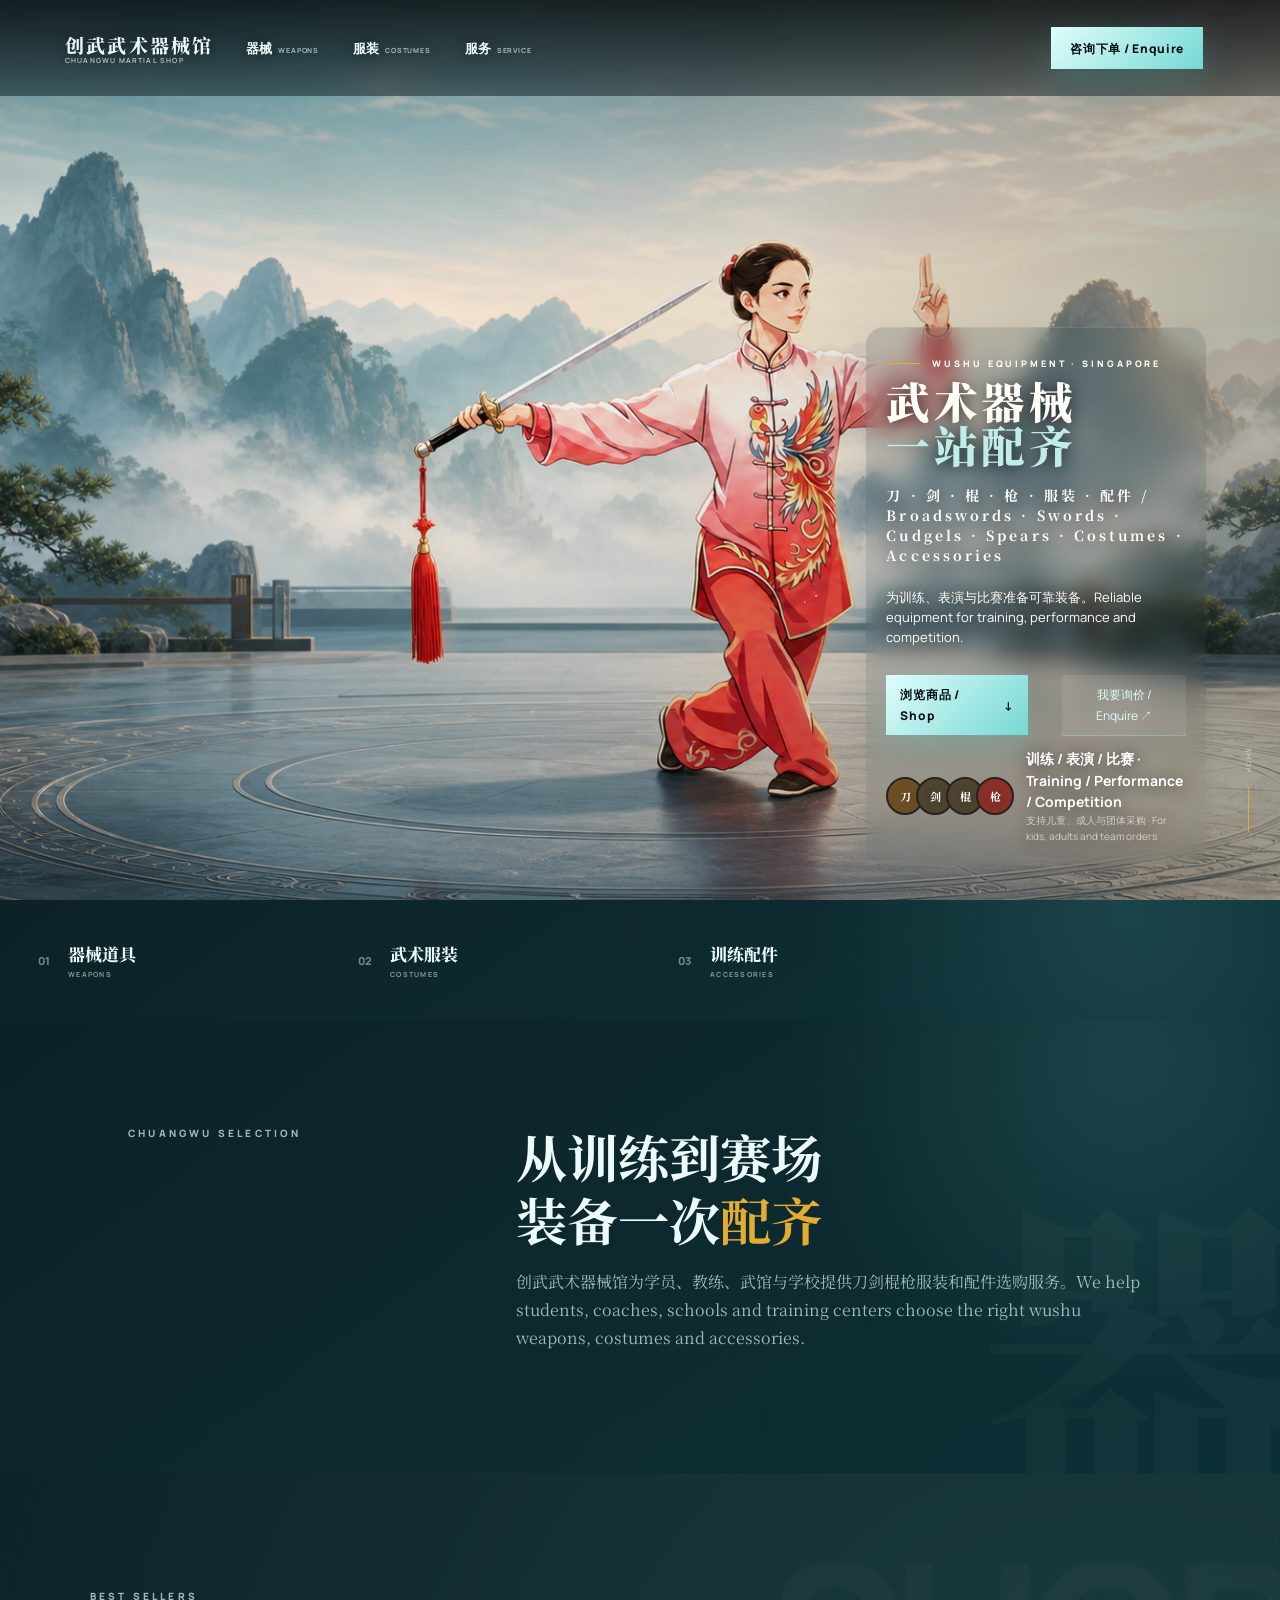
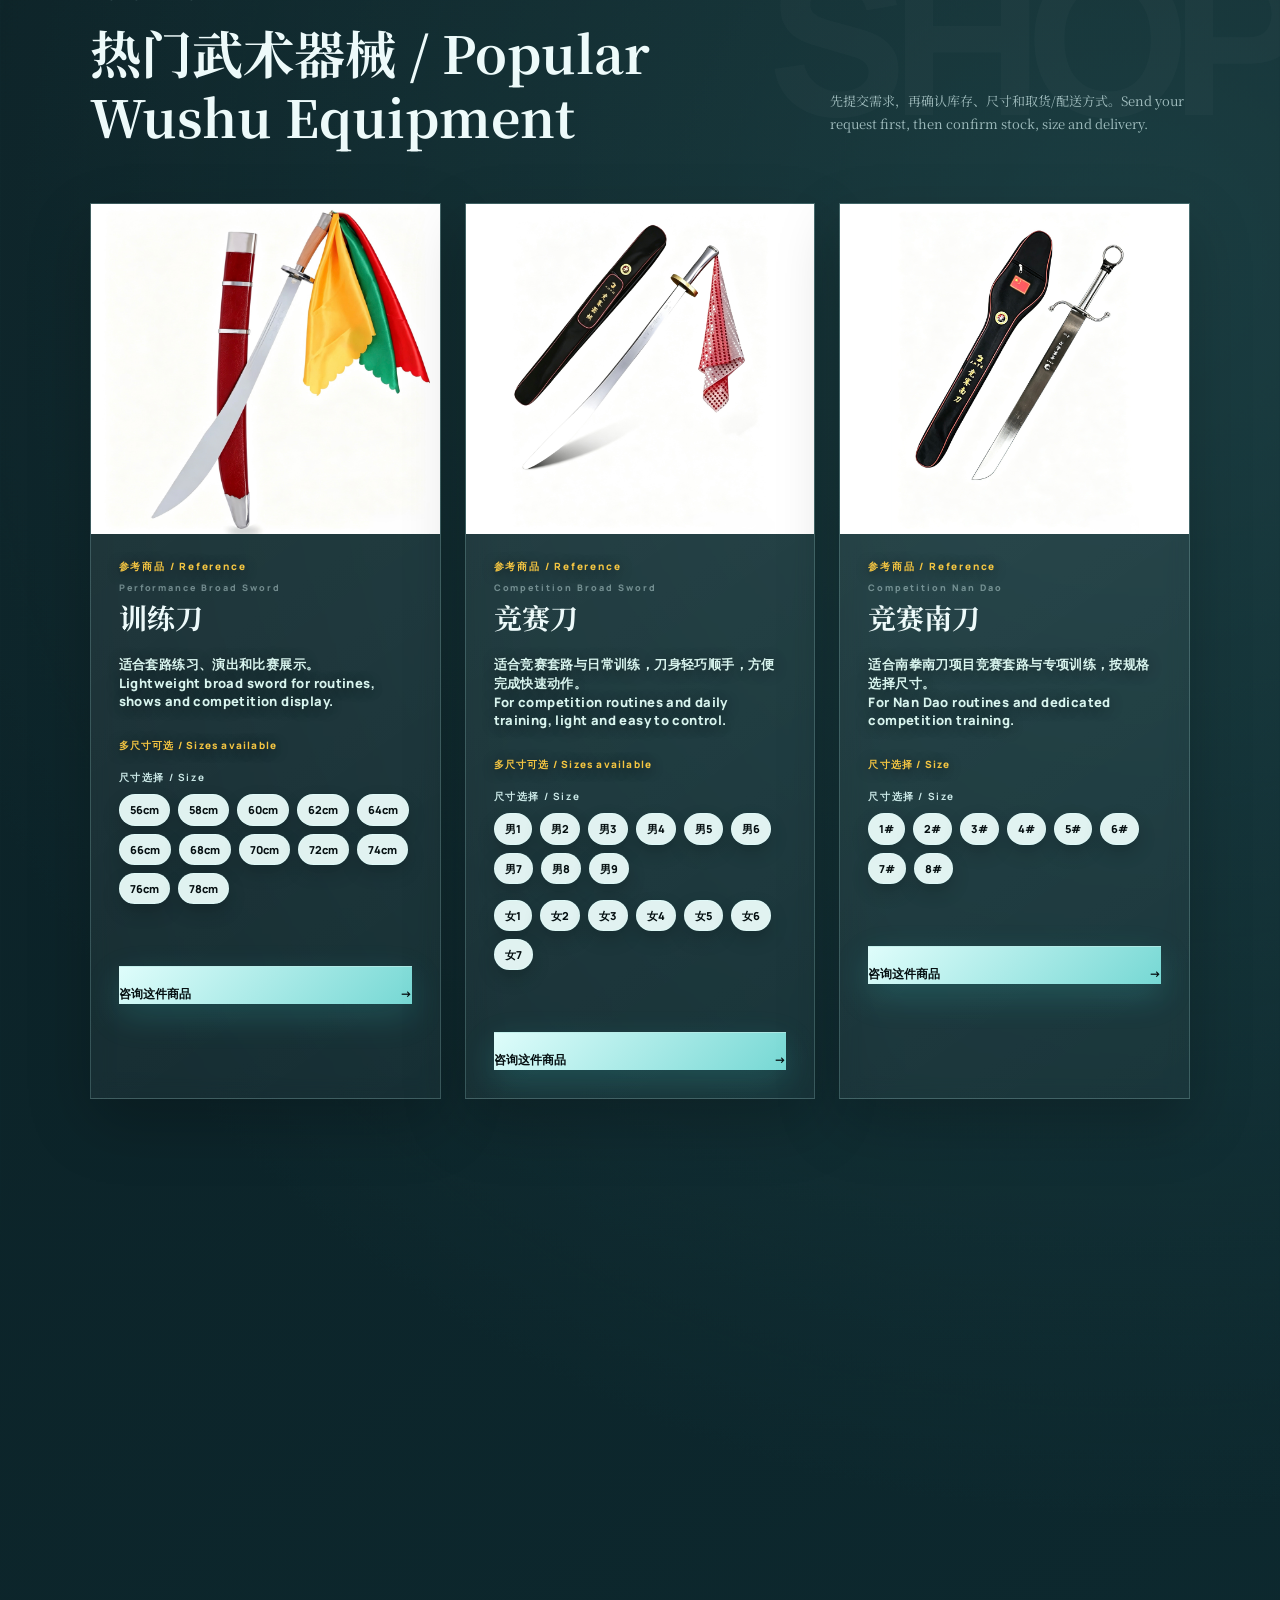
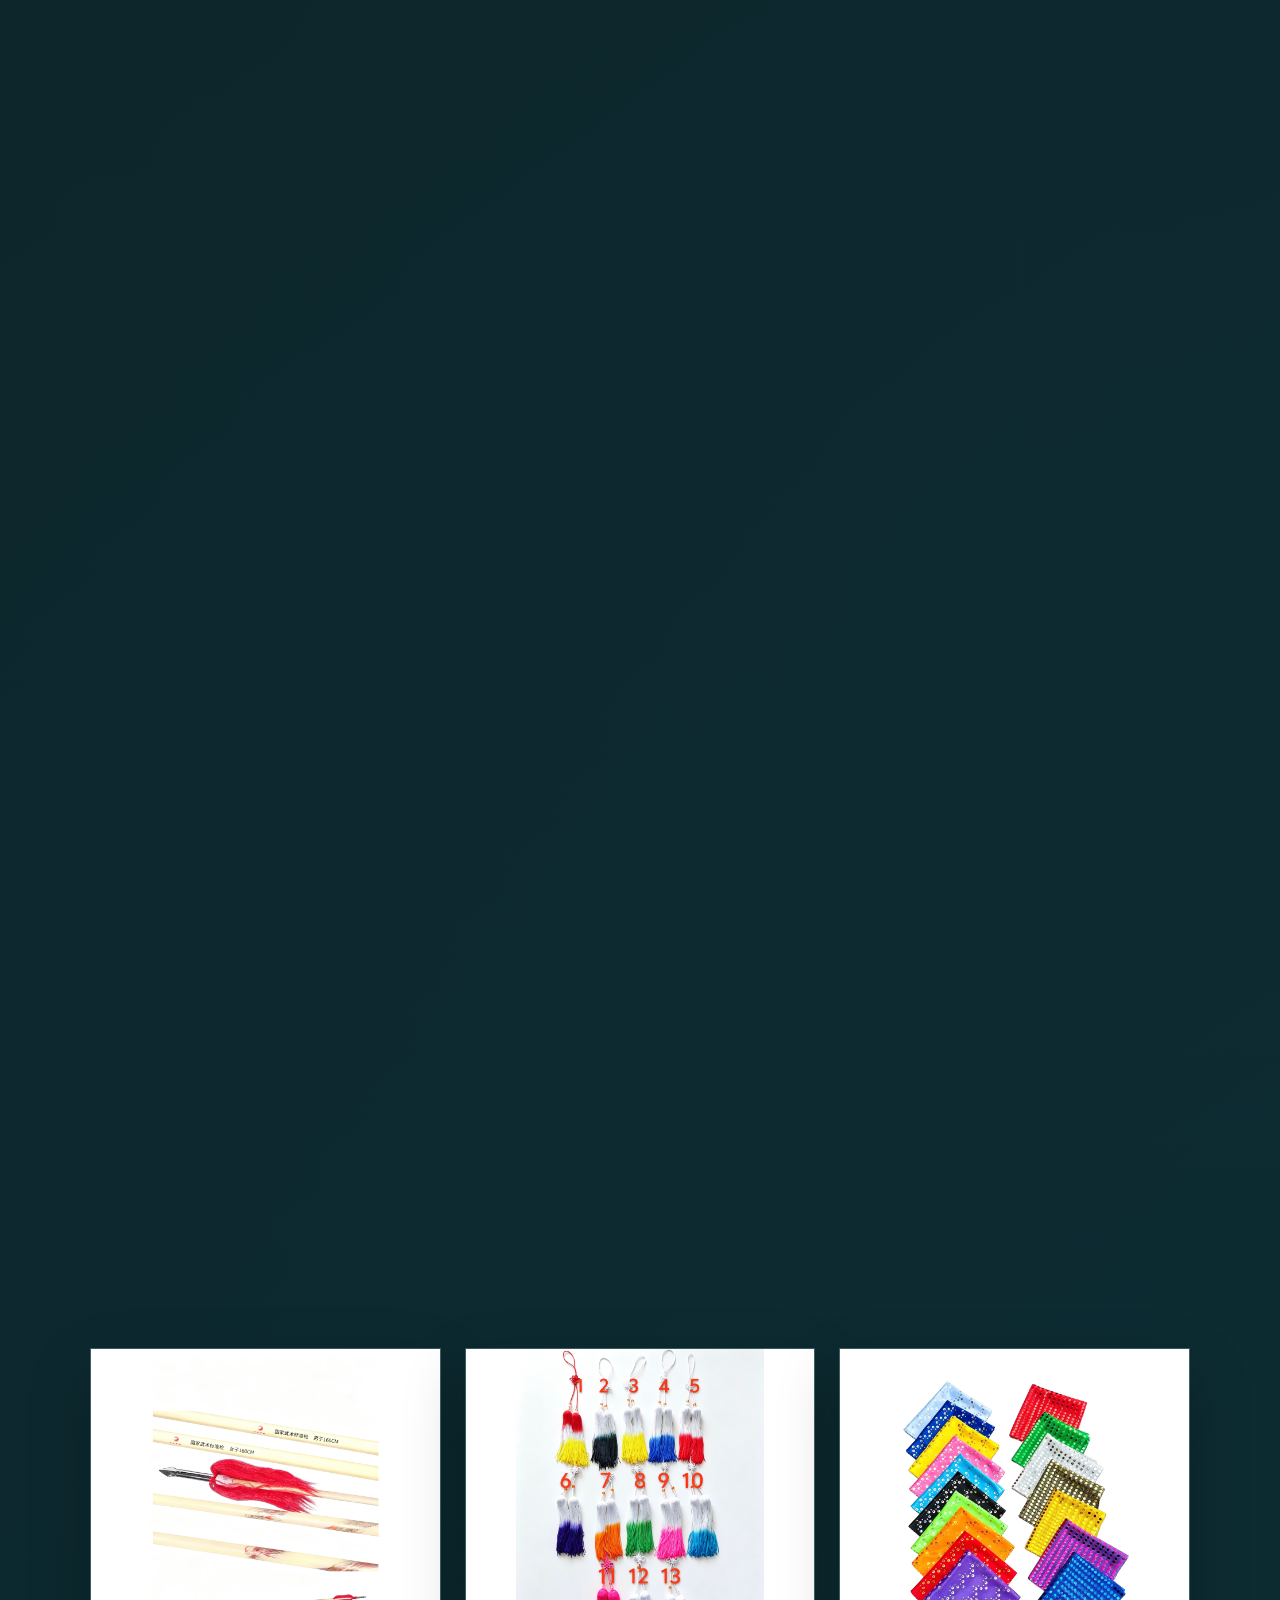
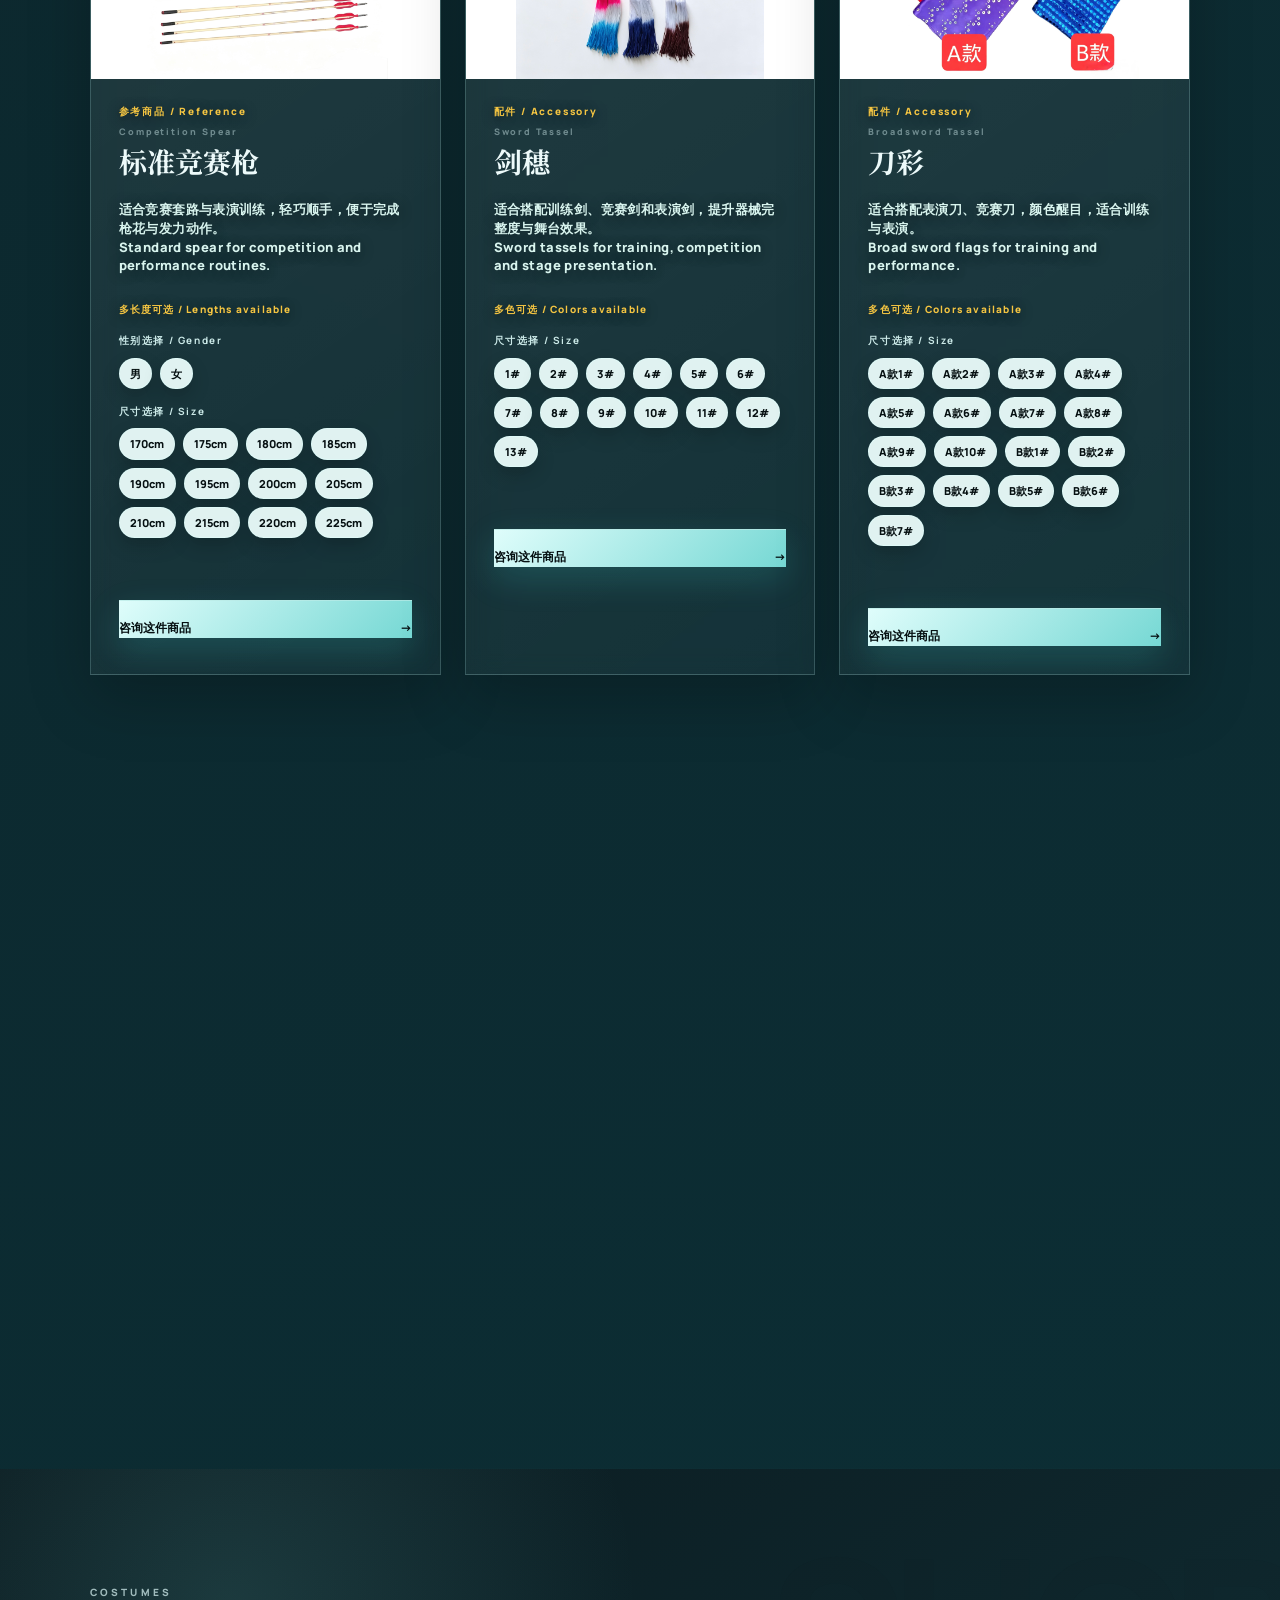
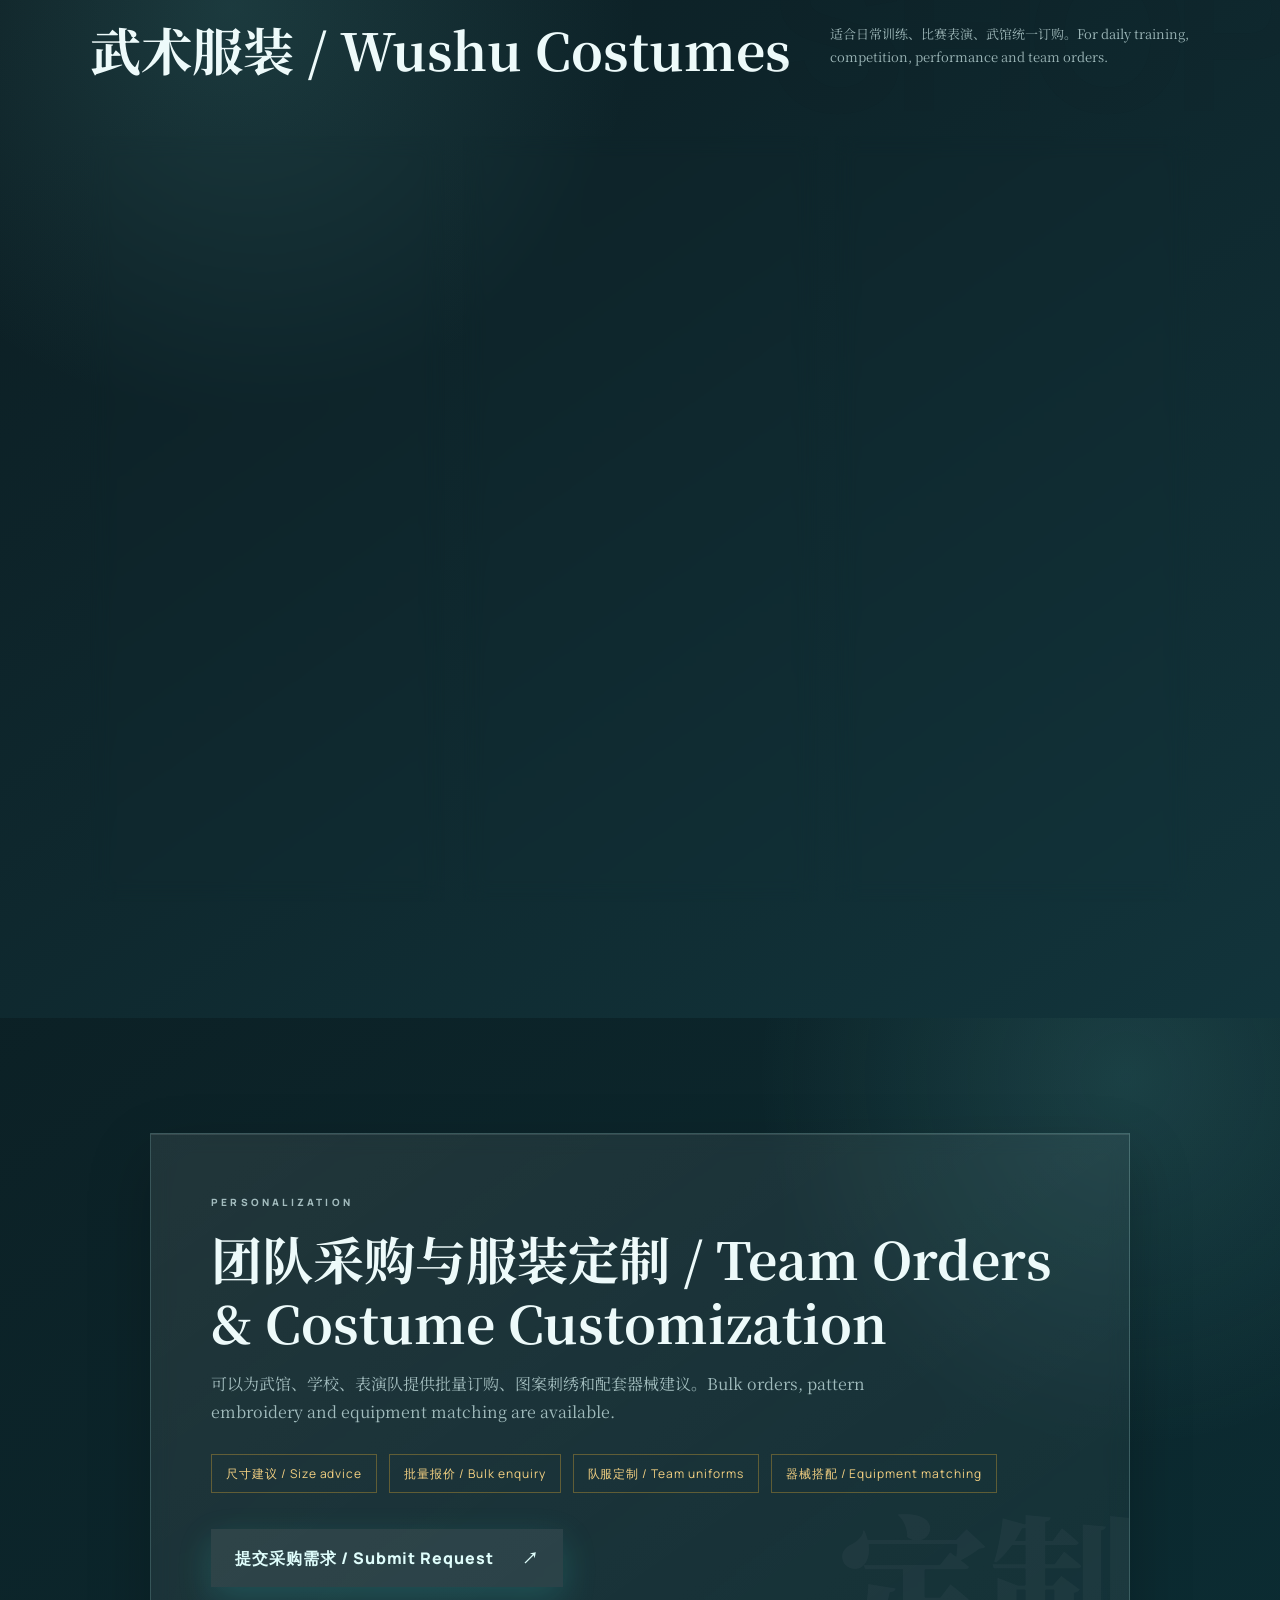
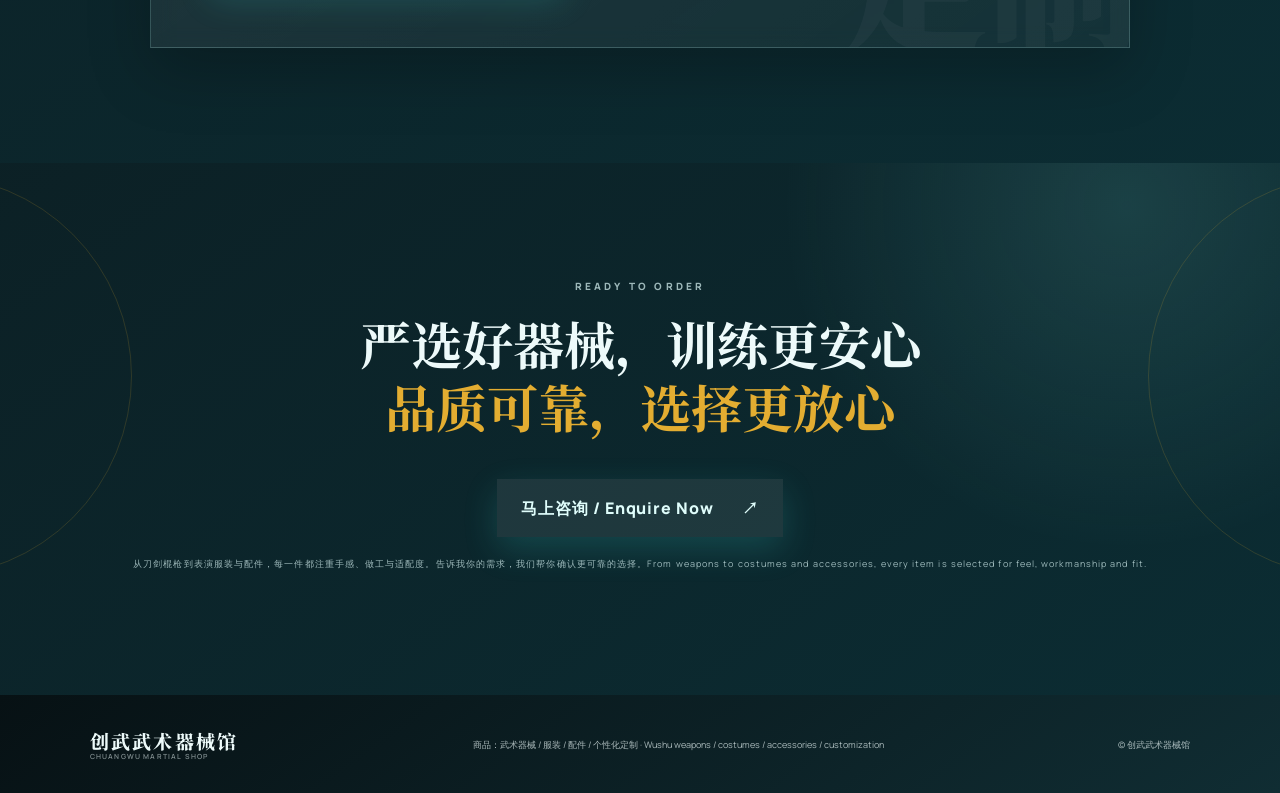
<file: github-upload 2/index.html>
<!doctype html>
<html lang="zh-CN">
<head>
  <meta charset="UTF-8">
  <meta name="viewport" content="width=device-width, initial-scale=1.0">
  <meta name="theme-color" content="#201d17">
  <title>创武武术器械馆 | Wushu Equipment & Costume Shop</title>
  <meta name="description" content="创武武术器械馆提供武术器械、表演服装与配件咨询。Chuangwu Martial Shop offers wushu weapons, performance costumes and training accessories.">
  <link rel="canonical" href="https://chuangwusports.com/">
  <meta property="og:title" content="创武武术器械馆 | Chuangwu Martial Shop">
  <meta property="og:description" content="新加坡武术器械、武术服装与训练配件咨询。Wushu weapons, costumes and accessories in Singapore.">
  <meta property="og:url" content="https://chuangwusports.com/">
  <meta property="og:type" content="website">
  <link rel="preconnect" href="https://fonts.googleapis.com">
  <link rel="preconnect" href="https://fonts.gstatic.com" crossorigin>
  <link href="https://fonts.googleapis.com/css2?family=Noto+Serif+SC:wght@500;600;700;900&family=Manrope:wght@400;500;600;700;800&display=swap" rel="stylesheet">
  <link rel="stylesheet" href="styles.css?v=20260827-size-button-gap-2">
  <style>
    .hero-shop {
      position: relative;
      overflow: hidden;
      isolation: isolate;
      display: flex !important;
      align-items: flex-end !important;
      justify-content: flex-end !important;
      min-height: min(760px, 92vh);
      padding: clamp(88px, 10vh, 120px) clamp(18px, 4vw, 48px) clamp(20px, 4vh, 36px) !important;
      background:
        linear-gradient(270deg, rgba(4, 25, 30, .30) 0%, rgba(4, 25, 30, .08) 38%, rgba(4, 25, 30, .01) 72%),
        linear-gradient(180deg, rgba(255, 255, 255, .04) 0%, rgba(4, 25, 30, .02) 54%, rgba(4, 25, 30, .16) 100%),
        url("assets/hero-wushu-comfort-premium.png?v=20260825-position-center-2") 60% center / cover no-repeat,
        #e8f1ee !important;
      color: #fffdf7;
    }

    .hero-shop::before {
      content: "";
      position: absolute;
      inset: 0;
      z-index: 0;
      background:
        radial-gradient(circle at 72% 70%, rgba(125, 245, 238, .10), transparent 30%),
        radial-gradient(circle at 38% 86%, rgba(232, 213, 156, .12), transparent 26%),
        linear-gradient(115deg, transparent 14%, rgba(191, 238, 233, .06) 14.4%, transparent 14.9%);
      opacity: .7;
      pointer-events: none;
    }

    .hero-shop::after {
      display: none;
    }

    .hero-shop .hero-copy {
      position: relative;
      z-index: 2;
    }

    .hero-shop .hero-scroll {
      z-index: 2;
    }

    .hero-shop .hero-copy {
      max-width: 340px;
      backdrop-filter: blur(12px);
      border: 0 !important;
      border-radius: 18px;
      padding: clamp(13px, 1.9vw, 20px);
      background: linear-gradient(145deg, rgba(8, 35, 42, .16), rgba(8, 35, 42, .05));
      box-shadow: 0 12px 34px rgba(0, 0, 0, .08), inset 0 1px 0 rgba(255, 255, 255, .12);
      margin-right: clamp(0px, 2vw, 28px);
    }

    .hero-shop h1,
    .hero-shop .hero-slogan,
    .hero-shop .hero-text,
    .hero-shop .hero-proof {
      color: #fffdf7;
      text-shadow: 0 2px 16px rgba(0, 0, 0, .72);
    }

    .hero-shop h1 {
      font-size: clamp(26px, 3.4vw, 44px) !important;
      line-height: 1;
      margin-bottom: 8px;
    }

    .hero-shop h1 em {
      color: #bfeee9;
    }

    .hero-shop .eyebrow {
      font-size: 9px !important;
      margin-bottom: 8px;
      color: #fffdf7 !important;
    }

    .hero-shop .hero-slogan {
      font-size: clamp(12px, 1.2vw, 14px) !important;
      margin-bottom: 6px;
    }

    .hero-shop .hero-text {
      font-size: 13px !important;
      line-height: 1.55;
    }

    .hero-shop .hero-actions {
      margin-top: 12px !important;
    }

    .hero-shop .hero-proof {
      margin-top: 12px !important;
    }

    .hero-shop .hero-actions .button,
    .hero-shop .hero-actions .text-link {
      font-size: 12px !important;
      padding: 9px 14px !important;
    }

    .hero-shop .hero-proof {
      font-size: 12px !important;
    }

    @media (max-width: 760px) {
      .hero-shop {
        min-height: 78vh;
        justify-content: flex-start !important;
        padding: 92px 12px 18px !important;
        background:
          linear-gradient(270deg, rgba(4, 25, 30, .26) 0%, rgba(4, 25, 30, .08) 46%, rgba(4, 25, 30, .01) 100%),
          linear-gradient(180deg, rgba(255,255,255,.03), rgba(4,25,30,.10)),
          url("assets/hero-wushu-comfort-premium.png?v=20260827-mobile-hero-right") 56% center / cover no-repeat,
          #e8f1ee !important;
      }

      .hero-shop .hero-copy {
        width: min(47vw, 190px);
        max-width: 190px;
        padding: 9px;
        border-radius: 12px;
        margin: 0;
        background: linear-gradient(145deg, rgba(6, 28, 34, .12), rgba(6, 28, 34, .03));
        backdrop-filter: blur(3px);
        box-shadow: 0 8px 20px rgba(0, 0, 0, .06), inset 0 1px 0 rgba(255, 255, 255, .08);
      }

      .hero-shop h1 {
        font-size: clamp(17px, 4.9vw, 23px) !important;
        margin-bottom: 4px;
      }

      .hero-shop .hero-slogan {
        font-size: 8px !important;
        line-height: 1.38;
      }

      .hero-shop .hero-text {
        font-size: 8px !important;
        line-height: 1.4;
        margin: 7px 0 8px;
      }

      .hero-shop .eyebrow {
        font-size: 7px !important;
        letter-spacing: .2em;
        margin-bottom: 5px;
        color: #fffdf7 !important;
      }

      .hero-shop .eyebrow span {
        width: 16px;
      }

      .hero-shop .hero-actions {
        gap: 6px !important;
      }

      .hero-shop .hero-actions .button,
      .hero-shop .hero-actions .text-link {
        min-height: 30px !important;
        padding: 5px 8px !important;
        font-size: 8px !important;
        gap: 7px !important;
      }

      .hero-shop .hero-proof {
        display: none !important;
      }
    }

    .product-art.real-product-image {
      min-height: clamp(240px, 28vw, 330px) !important;
      background-size: contain !important;
      background-position: center !important;
      background-repeat: no-repeat !important;
      background-color: #fff !important;
    }

    .product-art.real-product-image::before,
    .product-art.real-product-image::after {
      display: none !important;
    }

    .product-art.show-full-image {
      background-size: contain !important;
      background-color: #fff !important;
    }

    .product-art.show-original-image {
      background-size: contain !important;
      background-color: #fff !important;
    }

    .product-art.white-product-image {
      background-color: #fff !important;
      background-blend-mode: normal !important;
    }

    .size-options,
    .gender-options {
      display: flex;
      flex-wrap: wrap;
      gap: 8px;
      margin: 14px 28px 0;
    }

    .size-options {
      margin-bottom: 44px;
    }

    .size-options strong,
    .gender-options strong {
      width: 100%;
      font-size: 10px;
      letter-spacing: .16em;
      color: #dffdfb;
      opacity: .9;
    }

    .size-options button,
    .gender-options button {
      border: 1px solid rgba(223, 253, 251, .72);
      border-radius: 999px;
      padding: 5px 10px;
      font-size: 11px;
      font-weight: 800;
      background: rgba(239, 255, 253, .92);
      color: #061012;
      cursor: pointer;
      transition: .2s;
      box-shadow: 0 8px 18px rgba(0, 0, 0, .18);
    }

    .size-row-break {
      flex-basis: 100%;
      height: 0;
    }

    .size-options button:hover,
    .size-options button.is-selected,
    .gender-options button:hover,
    .gender-options button.is-selected {
      background: linear-gradient(135deg, #fff4b8, #76d8d4);
      color: #061012;
      border-color: #fff4b8;
      box-shadow: 0 10px 24px rgba(118, 216, 212, .28);
    }

    .catalog-images {
      display: flex;
      flex-direction: column;
      gap: 10px;
      margin-top: 16px;
    }

    .catalog-images img {
      width: 100%;
      aspect-ratio: 4 / 5;
      object-fit: contain;
      display: block;
      border-radius: 18px;
      background: #fff;
      box-shadow: 0 16px 36px rgba(34, 92, 101, .12);
    }

    .catalog-next {
      align-self: flex-start;
      border: 1px solid rgba(53, 120, 128, .35);
      border-radius: 999px;
      padding: 8px 14px;
      font-size: 12px;
      font-weight: 800;
      background: #12343b;
      color: #fffdf7;
      cursor: pointer;
    }

    .site-header .brand {
      transform: translateX(-12px);
    }

    .brand-mark {
      width: 48px !important;
      height: 48px !important;
      border-radius: 0 !important;
      background: transparent !important;
      overflow: hidden;
      box-shadow: none !important;
    }

    .brand-mark img {
      width: 100%;
      height: 100%;
      object-fit: contain;
      display: block;
    }

    .brand-mark i {
      display: none !important;
    }

    .site-header nav {
      margin-left: clamp(18px, 3vw, 42px) !important;
      margin-right: auto !important;
      transform: translateX(-18px);
    }

    .site-header .button-small {
      margin-left: 12px;
    }

    @media (max-width: 900px) {
      .site-header nav {
        transform: translateX(-8px);
      }
    }

    body {
      background:
        radial-gradient(circle at 14% 8%, rgba(91, 221, 216, .20), transparent 28%),
        radial-gradient(circle at 86% 42%, rgba(76, 151, 171, .18), transparent 32%),
        linear-gradient(180deg, #071114 0%, #10252a 42%, #071114 100%) !important;
      color: #edfafa !important;
    }

    .shop-categories,
    .philosophy,
    .products.section,
    .products.section.pale,
    .service.section,
    .cta.section {
      background:
        radial-gradient(circle at 88% 8%, rgba(118, 216, 212, .14), transparent 28%),
        linear-gradient(145deg, rgba(12, 33, 38, .96), rgba(12, 48, 55, .88)) !important;
      color: #edfafa !important;
    }

    .products.section.pale {
      background:
        radial-gradient(circle at 18% 12%, rgba(118, 216, 212, .15), transparent 28%),
        linear-gradient(145deg, #0b1b20, #12343b) !important;
    }

    .section-heading h2,
    .philosophy h2,
    .service-card h2,
    .cta h2,
    .product-card h3,
    .catalog-list h3,
    footer,
    footer a {
      color: #edfafa !important;
    }

    .section-kicker,
    .product-en,
    .price-row,
    .catalog-list p,
    .section-heading > p,
    .philosophy p,
    .service-card p,
    .cta p {
      color: rgba(220, 247, 246, .70) !important;
    }

    .product-card > p:not(.tag, .product-en),
    .product-card .tag {
      color: #d8f4ee !important;
      font-family: var(--sans) !important;
      font-weight: 800 !important;
      letter-spacing: .03em;
      text-shadow: 0 2px 14px rgba(0, 0, 0, .45);
      overflow-wrap: anywhere;
      word-break: normal;
    }

    .product-card .tag {
      margin-left: 28px !important;
      margin-right: 28px !important;
      color: #f4c542 !important;
      background: transparent !important;
      border: 0 !important;
      border-radius: 0 !important;
      padding: 0 !important;
      font-size: 10px !important;
      font-weight: 950 !important;
      letter-spacing: .18em;
      opacity: 1 !important;
      box-shadow: none !important;
      text-shadow: 0 2px 12px rgba(0, 0, 0, .58) !important;
    }

    .product-card .price-row {
      display: block !important;
      margin-left: 28px !important;
      margin-right: 28px !important;
      padding-left: 0 !important;
      padding-right: 0 !important;
      text-align: left !important;
    }

    .product-card .price-row span {
      display: block !important;
      margin-left: 0 !important;
      color: #f4c542 !important;
      background: transparent !important;
      border: 0 !important;
      border-radius: 0 !important;
      padding: 0 !important;
      font-size: 10px !important;
      font-weight: 950 !important;
      letter-spacing: .12em !important;
      opacity: 1 !important;
      box-shadow: none !important;
      text-shadow: 0 2px 12px rgba(0, 0, 0, .58) !important;
    }

    .product-card .desc-en {
      display: block;
      margin-top: 4px;
    }

    .product-card,
    .catalog-list > *,
    .service-card {
      background: linear-gradient(145deg, rgba(255, 255, 255, .085), rgba(255, 255, 255, .035)) !important;
      border: 1px solid rgba(189, 248, 244, .20) !important;
      box-shadow: 0 24px 58px rgba(0, 0, 0, .22), inset 0 1px 0 rgba(255, 255, 255, .10) !important;
      backdrop-filter: blur(10px);
    }

    .button,
    .card-link,
    .catalog-next,
    .submit-button {
      background: linear-gradient(135deg, #dffdfb, #76d8d4) !important;
      color: #061012 !important;
      border-color: rgba(191, 238, 233, .72) !important;
      box-shadow: 0 12px 34px rgba(60, 222, 217, .18);
    }

    .product-card .card-link {
      margin-top: 18px !important;
    }

    .button-light,
    .text-link {
      background: rgba(255, 255, 255, .08) !important;
      color: #dffdfb !important;
      border-color: rgba(144, 244, 239, .28) !important;
    }

    .size-options button,
    .gender-options button {
      border-color: rgba(223, 253, 251, .72) !important;
      color: #061012 !important;
      background: rgba(239, 255, 253, .94) !important;
    }

    .size-options button:hover,
    .size-options button.is-selected,
    .gender-options button:hover,
    .gender-options button.is-selected {
      background: linear-gradient(135deg, #fff4b8, #76d8d4) !important;
      color: #061012 !important;
      border-color: #fff4b8 !important;
    }

    footer {
      background: linear-gradient(145deg, #071114, #102d33) !important;
      color: #edfafa !important;
    }

    footer p,
    footer small {
      color: rgba(237, 250, 250, .70) !important;
    }

    .site-header {
      background: rgba(5, 17, 20, .46) !important;
      border-color: rgba(189, 248, 244, .16) !important;
      backdrop-filter: blur(18px);
    }

    .site-header a,
    .site-header small {
      color: #edfafa !important;
    }

    .order-dialog {
      background:
        radial-gradient(circle at 12% 8%, rgba(72, 230, 224, .13), transparent 28%),
        linear-gradient(145deg, #071114, #0d2227) !important;
      color: #edfafa !important;
      border: 1px solid rgba(144, 244, 239, .18) !important;
      box-shadow: 0 40px 120px rgba(0, 0, 0, .58) !important;
    }

    .order-dialog input,
    .order-dialog select,
    .order-dialog textarea {
      background: rgba(255, 255, 255, .08) !important;
      color: #edfafa !important;
      border-color: rgba(144, 244, 239, .24) !important;
    }

    .order-dialog input::placeholder,
    .order-dialog textarea::placeholder {
      color: rgba(237, 250, 250, .45) !important;
    }

    .order-dialog label,
    .order-dialog p,
    .order-dialog blockquote {
      color: rgba(237, 250, 250, .78) !important;
    }

    body.order-open::before {
      content: "";
      position: fixed;
      inset: 0;
      z-index: 999;
      background: rgba(2, 8, 10, .72);
      backdrop-filter: blur(5px);
    }

    .order-dialog.is-open {
      display: grid !important;
      position: fixed !important;
      left: 50% !important;
      top: 50% !important;
      transform: translate(-50%, -50%) !important;
      z-index: 1000 !important;
      width: min(900px, calc(100vw - 28px)) !important;
      max-height: calc(100dvh - 28px) !important;
    }

    .order-dialog.is-open::backdrop {
      background: rgba(2, 8, 10, .72);
      backdrop-filter: blur(5px);
    }

    @media(max-width: 900px) {
      .order-dialog.is-open {
        grid-template-columns: 1fr !important;
      }
    }

    @media(max-width: 560px) {
      .site-header > .button {
        display: inline-flex !important;
        min-height: 38px !important;
        padding: 8px 12px !important;
        font-size: 11px !important;
        gap: 8px !important;
      }

      .order-dialog.is-open {
        top: max(76px, env(safe-area-inset-top)) !important;
        transform: translateX(-50%) !important;
        max-height: calc(100dvh - max(96px, env(safe-area-inset-top)) - 20px) !important;
        overflow: auto !important;
        width: calc(100vw - 26px) !important;
      }

      .order-dialog::before {
        content: "商品咨询 / Order Enquiry";
        position: sticky;
        top: 0;
        z-index: 4;
        display: block;
        padding: 16px 58px 12px 24px;
        background: rgba(6, 18, 21, .96);
        border-bottom: 1px solid rgba(144, 244, 239, .18);
        color: #edfafa;
        font-weight: 900;
        letter-spacing: .06em;
      }

      .order-dialog form {
        padding-top: 26px !important;
      }

      .dialog-close {
        position: sticky !important;
        float: right;
        top: 8px !important;
        right: 10px !important;
        z-index: 6 !important;
        margin: 8px 10px -48px auto;
      }
    }
  </style>
</head>
<body>
  <header class="site-header">
    <a class="brand" href="#top" aria-label="创武武术器械馆首页">
      <span>创武武术器械馆<small>CHUANGWU MARTIAL SHOP</small></span>
    </a>
    <nav aria-label="主导航">
      <a href="#products">器械 <small>WEAPONS</small></a>
      <a href="#uniforms">服装 <small>COSTUMES</small></a>
      <a href="#service">服务 <small>SERVICE</small></a>
    </nav>
    <button class="button button-small" data-open-order>咨询下单 / Enquire</button>
  </header>

  <main id="top">
    <section class="hero hero-shop">
      <div class="hero-copy reveal">
        <p class="eyebrow"><span></span> WUSHU EQUIPMENT · SINGAPORE</p>
        <h1>武术器械<br><em>一站配齐</em></h1>
        <p class="hero-slogan">刀 · 剑 · 棍 · 枪 · 服装 · 配件 / Broadswords · Swords · Cudgels · Spears · Costumes · Accessories</p>
        <p class="hero-text">创武武术器械馆为学员、教练、武馆与学校提供刀剑棍枪服装和配件选购服务。For students, coaches, schools and training centers.</p>
        <div class="hero-actions">
          <a class="button" href="#products">浏览商品 / Shop <span>↓</span></a>
          <button class="text-link" data-open-order>我要询价 / Enquire <span>↗</span></button>
        </div>
        <div class="hero-proof">
          <div class="avatars" aria-hidden="true"><b>刀</b><b>剑</b><b>棍</b><b>枪</b></div>
          <p><strong>训练 / 表演 / 比赛</strong><br><span>Kids · Adults · Team Orders</span></p>
        </div>
      </div>
      <div class="hero-scroll" aria-hidden="true">SHOP <span></span></div>
    </section>

    <section class="shop-categories" aria-label="商品分类"></section>

    <section class="philosophy">
      <p class="section-kicker">CHUANGWU SELECTION</p>
      <div>
        <h2>从训练到赛场<br>装备一次<em>配齐</em></h2>
        <p>创武武术器械馆为学员、教练、武馆与学校提供刀剑棍枪服装和配件选购服务。We help students, coaches, schools and training centers choose the right wushu weapons, costumes and accessories.</p>
      </div>
    </section>

    <section class="products section" id="products">
      <div class="section-heading">
        <div><p class="section-kicker">BEST SELLERS</p><h2>热门武术器械 / Popular Wushu Equipment</h2></div>
        <p>先提交需求，再确认库存、尺寸和取货/配送方式。Send your request first, then confirm stock, size and delivery.</p>
      </div>
      <div class="product-grid"></div>
    </section>

    <section class="products section pale" id="uniforms">
      <div class="section-heading">
        <div><p class="section-kicker">COSTUMES</p><h2>武术服装 / Wushu Costumes</h2></div>
        <p>适合日常训练、比赛表演、武馆统一订购。For daily training, competition, performance and team orders.</p>
      </div>
      <div class="catalog-list"></div>
    </section>

    <section class="service section" id="service">
      <div class="service-card reveal">
        <p class="section-kicker">PERSONALIZATION</p>
        <h2>团队采购与服装定制 / Team Orders & Costume Customization</h2>
        <p>可以为武馆、学校、表演队提供批量订购、图案刺绣和配套器械建议。Bulk orders, pattern embroidery and equipment matching are available.</p>
        <div class="service-points"></div>
        <button class="button button-light" data-open-order>提交采购需求 / Submit Request <span>↗</span></button>
      </div>
    </section>

    <section class="cta section">
      <p class="section-kicker">READY TO ORDER</p>
      <h2>严选好器械，训练更安心<br><em>品质可靠，选择更放心</em></h2>
      <button class="button button-light" data-open-order>马上咨询 / Enquire Now <span>↗</span></button>
      <p>从刀剑棍枪到表演服装与配件，每一件都注重手感、做工与适配度。告诉我你的需求，我们帮你确认更可靠的选择。From weapons to costumes and accessories, every item is selected for feel, workmanship and fit.</p>
    </section>
  </main>

  <footer>
    <a class="brand brand-light" href="#top"><span>创武武术器械馆<small>CHUANGWU MARTIAL SHOP</small></span></a>
    <p>商品：武术器械 / 服装 / 配件 / 个性化定制 · Wushu weapons / costumes / accessories / customization</p>
    <p>© 创武武术器械馆</p>
  </footer>

  <div class="order-dialog" id="orderDialog" role="dialog" aria-modal="true" hidden>
    <button class="dialog-close" data-close-order aria-label="关闭窗口">×</button>
    <div class="dialog-intro">
      <p class="section-kicker">ORDER ENQUIRY</p>
      <h2>商品咨询<br>与下单</h2>
      <p>填写你想购买的商品、数量和联系方式，我会尽快确认尺寸、库存与配送。Fill in your item, quantity and contact details.</p>
      <blockquote>“先选对器械，再练出手感。” Choose the right equipment, then train with confidence.</blockquote>
    </div>
    <form id="orderForm" action="https://formsubmit.co/zhouyc1115@gmail.com" method="POST">
      <input type="hidden" name="_subject" value="创武武术器械馆商品咨询 / Chuangwu Martial Shop Enquiry">
      <input type="hidden" name="_template" value="table">
      <input type="hidden" name="_captcha" value="false">
      <input type="hidden" name="_next" value="http://chuangwusports.com/">
      <input type="hidden" name="submitted_at" id="submittedAt" value="">
      <label>姓名 / Name <input name="name" type="text" placeholder="请输入你的姓名 / Your name" required></label>
      <label>联系方式 / Contact <input name="contact" type="text" placeholder="手机号 / WhatsApp / 微信" required></label>
      <label>想购买的商品 / Product
        <select name="product" required><option value="">请选择商品 / Select a product</option></select>
      </label>
      <div class="form-row">
        <label>数量 / Quantity <input name="quantity" type="number" min="1" value="1" required></label>
        <label>用途 / Purpose
          <select name="purpose" required>
            <option value="">请选择 / Select</option>
            <option>日常训练 / Daily Training</option>
            <option>比赛表演 / Competition & Performance</option>
            <option>学校 / 武馆团购 / School or Club Order</option>
            <option>礼物 / 收藏 / Gift or Collection</option>
          </select>
        </label>
      </div>
      <label>备注 / Notes <textarea name="note" rows="3" placeholder="例如 / Example: height 135cm, needs broad sword; or 20 team uniforms with embroidery."></textarea></label>
      <label class="consent"><input type="checkbox" required> <span>我同意使用以上信息进行商品咨询与联络 / I agree to be contacted about this enquiry.</span></label>
      <button class="button submit-button" type="submit">提交咨询 / Submit <span>→</span></button>
    </form>
    <div class="success-state" id="successState" hidden>
      <div class="success-mark">✓</div>
      <p class="section-kicker">ENQUIRY RECEIVED</p>
      <h2>咨询已收到 / Enquiry Received</h2>
      <p>谢谢，我会尽快与你确认商品库存和下单方式。Thank you, we will confirm stock and order details soon.</p>
      <button class="button" data-close-order>好的 / OK</button>
    </div>
  </div>

  <script src="content-new.js?v=20260827-jingsaidao-new"></script>
  <script src="script.js?v=20260826-desc-break"></script>
  <script>
    function renderProductCardsIfNeeded() {
      const productGrid = document.querySelector(".product-grid");
      const products = window.siteContent?.products || [];
      if (!productGrid || productGrid.children.length || !products.length) return;

      const formatDescription = (description) => {
        const text = description || "";
        const formatted = text.replace(/。 ([A-Z])/g, "。<br><span class=\"desc-en\">$1");
        return formatted.includes("desc-en") ? `${formatted}</span>` : formatted;
      };

      productGrid.innerHTML = products.map((product) => {
        const tag = product.tag ? `<p class="tag">${product.tag}</p>` : "";
        return `
          <article class="product-card ${product.featured ? "featured" : ""} reveal">
            <div class="product-art ${product.art || ""}" aria-hidden="true"></div>
            ${tag}
            <p class="product-en">${product.english || ""}</p>
            <h3>${product.name}</h3>
            <p>${formatDescription(product.description)}</p>
            <div class="price-row"><span>${product.note || ""}</span></div>
            <button class="card-link" data-product="${product.name} ${product.english || ""}">咨询这件商品 / Enquire <span>→</span></button>
          </article>
        `;
      }).join("");
    }

    function applyShopEnhancements() {
      renderProductCardsIfNeeded();

      document.querySelectorAll(".product-card").forEach((card) => {
        card.innerHTML = card.innerHTML.replaceAll("undefined", "");
      });

      const productImages = document.querySelectorAll(".product-card .product-art");
      const imagePaths = [
        "assets/xunliandao.jpg",
        "assets/jingsaidao-new.jpg",
        "assets/jingsai-nandao.jpg",
        "assets/xublianjian.jpg",
        "assets/jingsaijian-new.jpg",
        "assets/xunliangun.jpg",
        "assets/jingsaigun.PNG",
        "assets/jingsaigun.PNG",
        "assets/xunlianqiang-new.jpg",
        "assets/jingsaiqiang.jpg",
        "assets/jianshui.jpg",
        "assets/daocai.jpg",
        "assets/daojiandai-new.jpg",
        "assets/wushu-mat.jpeg"
      ];

      imagePaths.forEach((path, index) => {
        const productImage = productImages[index];
        if (!productImage) return;

        productImage.classList.add("real-product-image");
        if (
          path.includes("jingsaidao") ||
          path.includes("xunlianqiang") ||
          path.includes("jingsaiqiang") ||
          path.includes("jianshui") ||
          path.includes("daojiandai")
        ) {
          productImage.classList.add("white-product-image");
        }
        if (path.includes("jingsaiqiang")) productImage.classList.add("show-full-image");
        if (path.includes("daocai")) productImage.classList.add("show-original-image");
        if (path.includes("jianshui")) productImage.classList.add("show-original-image");
        if (path.includes("daojiandai")) productImage.classList.add("show-original-image");
        productImage.style.backgroundImage = `url('${path}')`;
      });

      const products = window.siteContent?.products || [];
      products.forEach((product, index) => {
        const card = document.querySelectorAll(".product-card")[index];
        const priceRow = card?.querySelector(".price-row");
        if (!card || !priceRow) return;

        if (product.name === "剑穗") {
          card.id = "training-accessories";
        }

        if (Array.isArray(product.genders) && product.genders.length > 0 && !card.querySelector(".gender-options")) {
          const genderOptions = document.createElement("div");
          genderOptions.className = "gender-options";
          genderOptions.innerHTML = `<strong>性别选择 / Gender</strong>${product.genders.map((gender) => `<button type="button" data-gender="${gender}">${gender}</button>`).join("")}`;
          priceRow.after(genderOptions);
        }

        if (!Array.isArray(product.sizes) || product.sizes.length === 0 || card.querySelector(".size-options")) return;

        const sizeOptions = document.createElement("div");
        sizeOptions.className = "size-options";
        sizeOptions.innerHTML = `<strong>尺寸选择 / Size</strong>${product.sizes.map((size) => `${size === "女1" ? '<span class="size-row-break"></span>' : ""}<button type="button" data-size="${size}">${size}</button>`).join("")}`;
        const genderOptions = card.querySelector(".gender-options");
        (genderOptions || priceRow).after(sizeOptions);
      });

      const catalogItems = window.siteContent?.catalogItems || [];
      const catalogCards = document.querySelectorAll(".catalog-list > *");
      catalogItems.forEach((item, index) => {
        if (!Array.isArray(item.images) || item.images.length === 0) return;

        const catalogCard = catalogCards[index];
        if (!catalogCard || catalogCard.querySelector(".catalog-images")) return;

        const title = catalogCard.querySelector("h3");
        if (title && item.english && !catalogCard.querySelector(".catalog-en")) {
          const englishName = document.createElement("p");
          englishName.className = "catalog-en";
          englishName.textContent = item.english;
          title.after(englishName);
        }

        const imageWrap = document.createElement("div");
        imageWrap.className = "catalog-images";

        const image = document.createElement("img");
        image.src = item.images[0];
        image.alt = item.name;
        image.loading = "lazy";
        image.dataset.currentIndex = "0";
        imageWrap.append(image);

        if (item.images.length > 1) {
          const nextButton = document.createElement("button");
          nextButton.className = "catalog-next";
          nextButton.type = "button";
          nextButton.textContent = "下一张图片 / Next";
          nextButton.dataset.catalogIndex = String(index);
          imageWrap.append(nextButton);
        }

        catalogCard.append(imageWrap);
      });
    }

    document.addEventListener("click", (event) => {
      const nextButton = event.target.closest("[data-catalog-index]");
      if (!nextButton) return;

      const catalogIndex = Number(nextButton.dataset.catalogIndex);
      const item = window.siteContent?.catalogItems?.[catalogIndex];
      const image = nextButton.closest(".catalog-images")?.querySelector("img");
      if (!item || !Array.isArray(item.images) || !image) return;

      const currentIndex = Number(image.dataset.currentIndex || "0");
      const nextIndex = (currentIndex + 1) % item.images.length;
      image.src = item.images[nextIndex];
      image.dataset.currentIndex = String(nextIndex);
    });

    document.addEventListener("click", (event) => {
      const sizeButton = event.target.closest("[data-size]");
      if (!sizeButton) return;

      const card = sizeButton.closest(".product-card");
      card.querySelectorAll("[data-size]").forEach((button) => button.classList.remove("is-selected"));
      sizeButton.classList.add("is-selected");
      card.dataset.selectedSize = sizeButton.dataset.size;
    });

    document.addEventListener("click", (event) => {
      const genderButton = event.target.closest("[data-gender]");
      if (!genderButton) return;

      const card = genderButton.closest(".product-card");
      card.querySelectorAll("[data-gender]").forEach((button) => button.classList.remove("is-selected"));
      genderButton.classList.add("is-selected");
      card.dataset.selectedGender = genderButton.dataset.gender;
    });

    document.addEventListener("click", (event) => {
      const consultButton = event.target.closest(".product-card .card-link");
      if (!consultButton) return;

      const card = consultButton.closest(".product-card");
      const selectedGender = card?.dataset.selectedGender;
      const selectedSize = card?.dataset.selectedSize;
      if (!selectedGender && !selectedSize) return;

      setTimeout(() => {
        const note = document.querySelector("[name='note']");
        if (!note) return;

        const selectedText = [
          selectedGender ? `选择性别 / Gender：${selectedGender}` : "",
          selectedSize ? `选择尺寸 / Size：${selectedSize}` : ""
        ].filter(Boolean).join("\n");

        if (note.value.includes("选择性别") || note.value.includes("选择尺寸")) return;
        note.value = `${selectedText}${note.value ? `\n${note.value}` : ""}`;
      }, 0);
    });

    applyShopEnhancements();
    document.addEventListener("DOMContentLoaded", applyShopEnhancements);
    window.addEventListener("load", applyShopEnhancements);
    setTimeout(applyShopEnhancements, 300);
    setTimeout(applyShopEnhancements, 1000);
  </script>
</body>
</html>
</file>
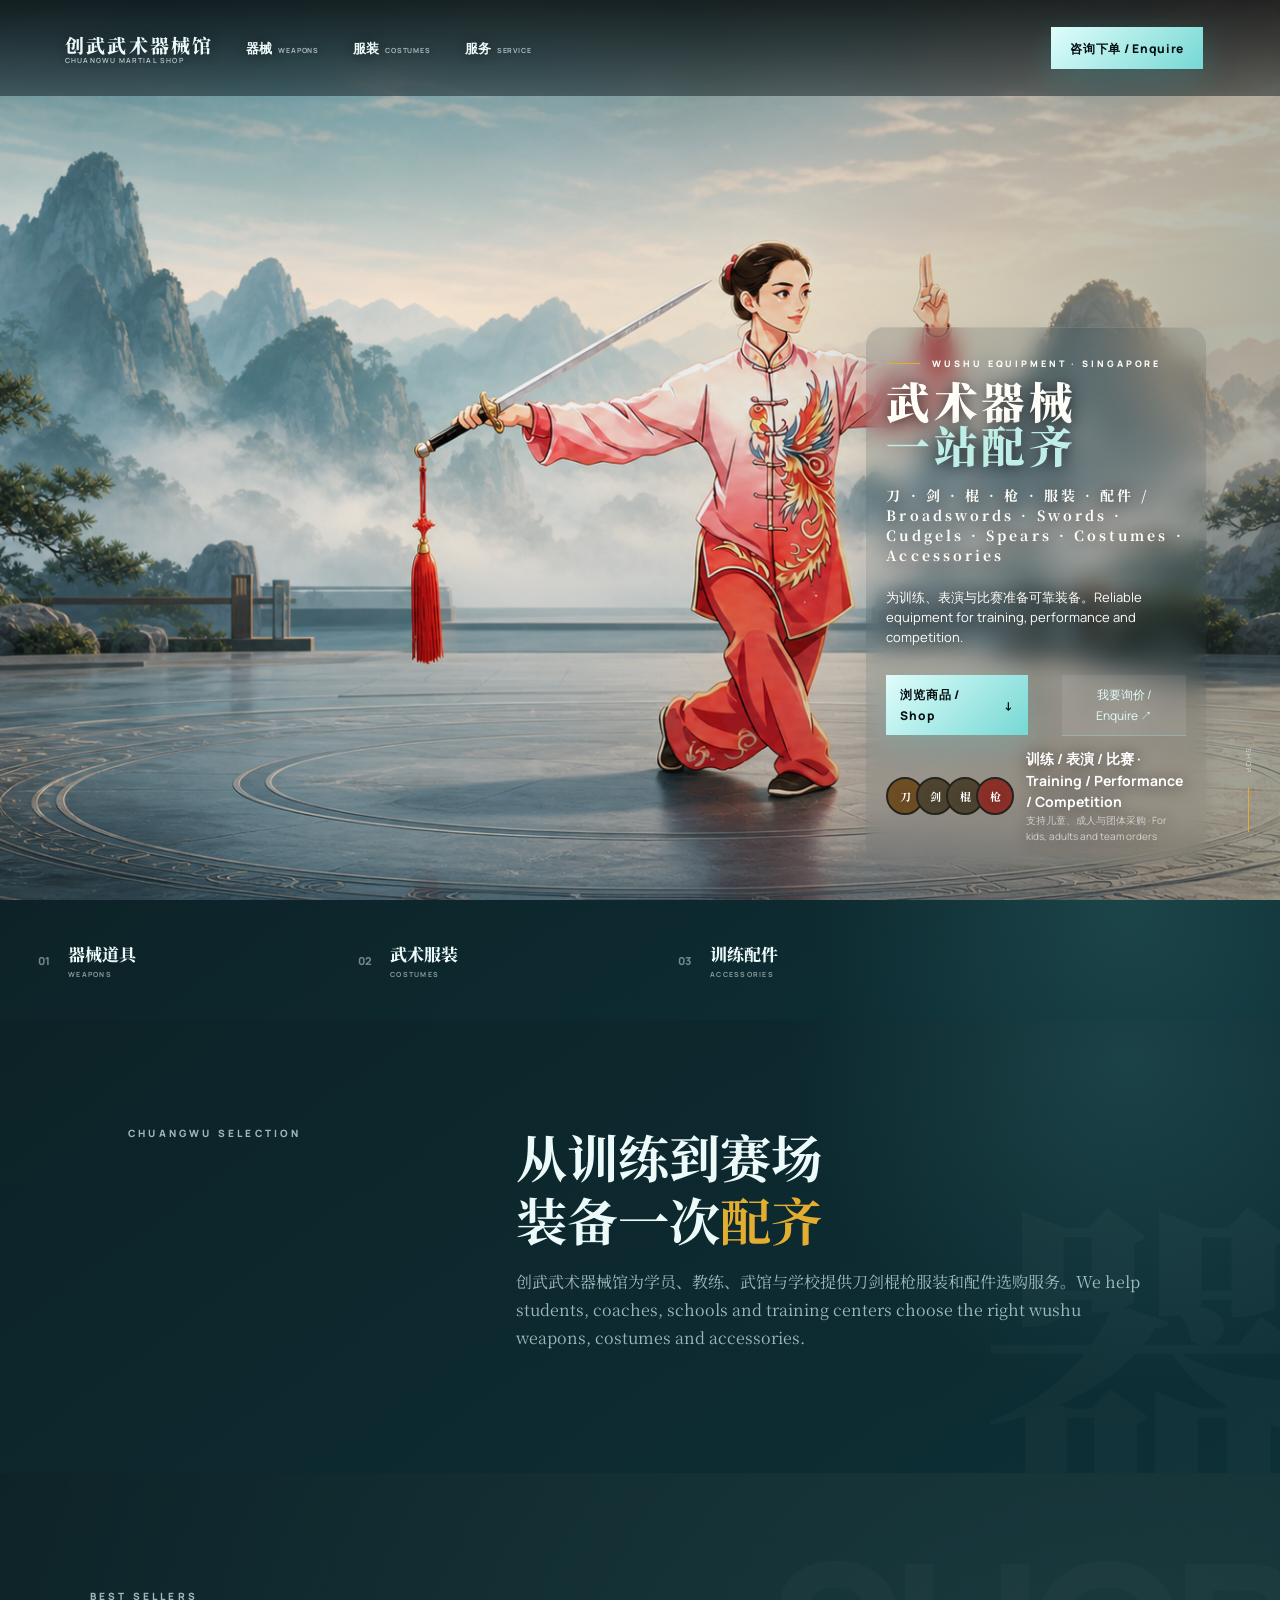
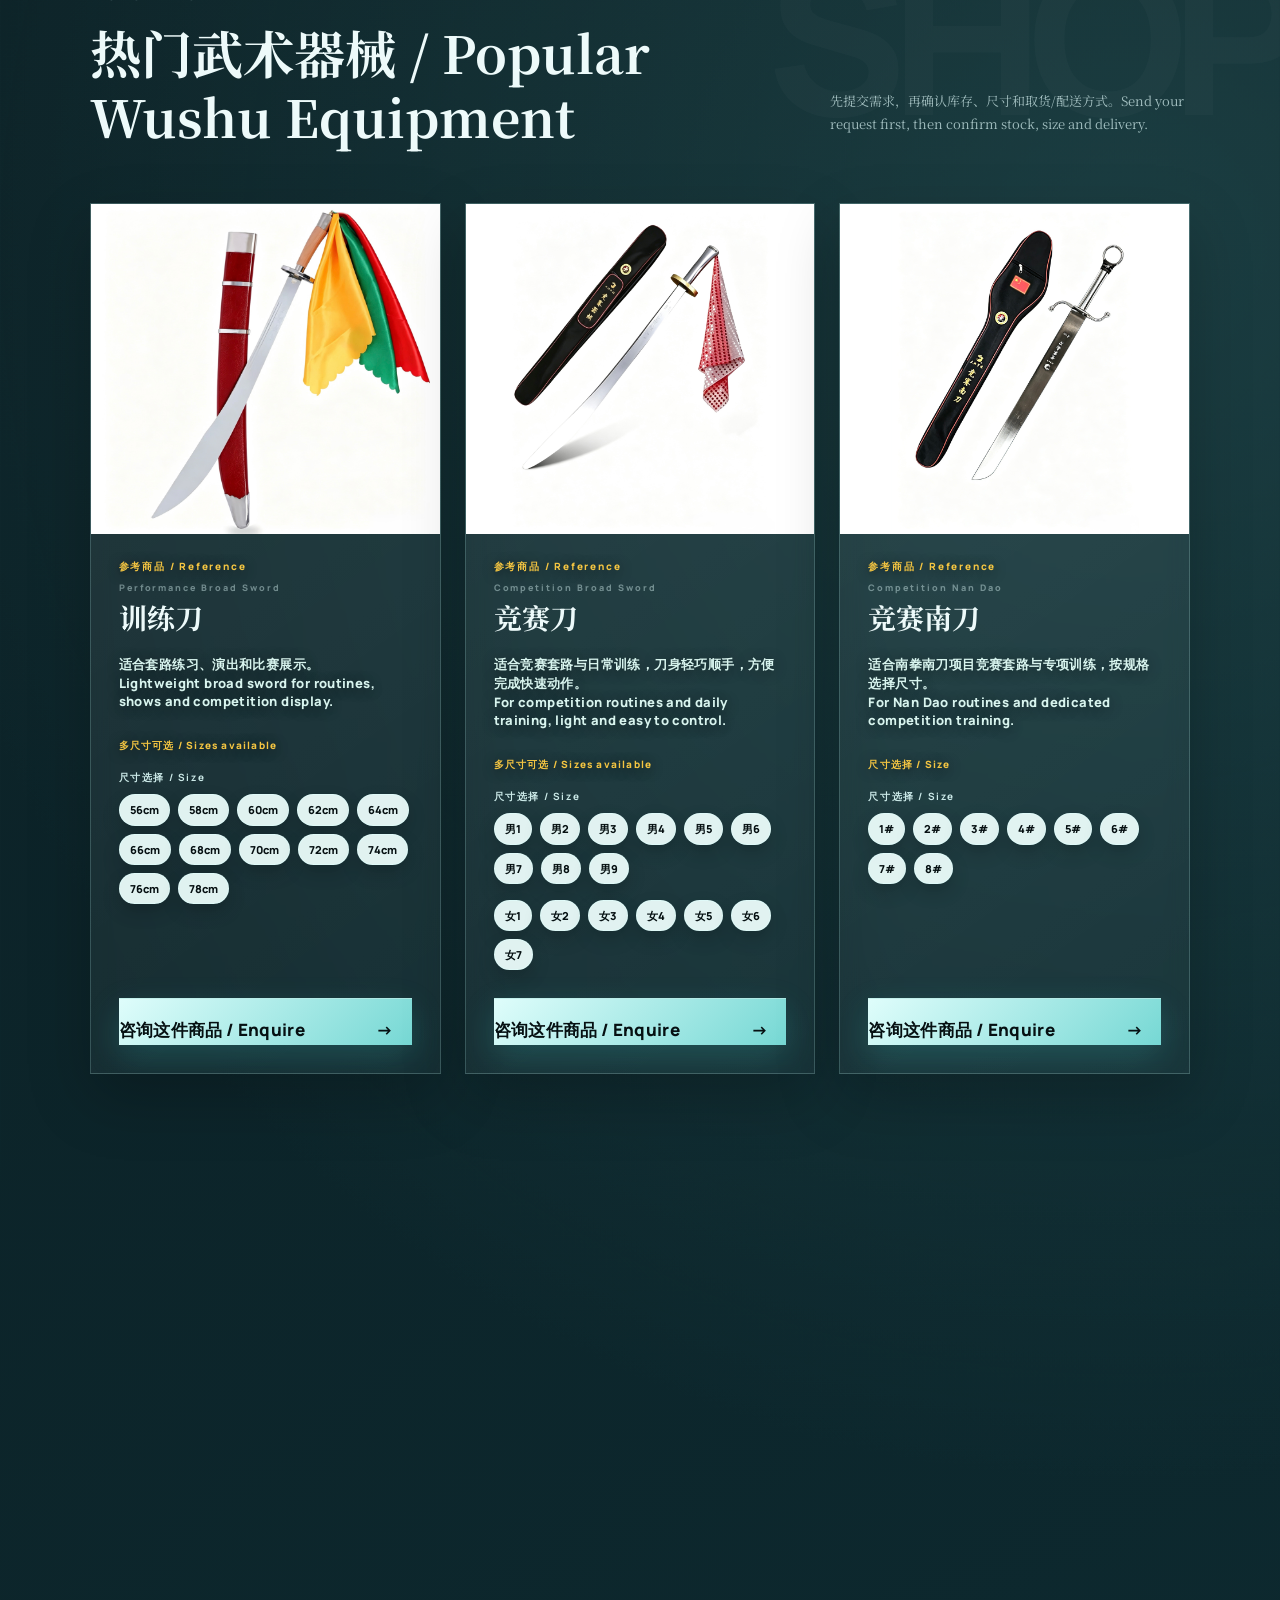
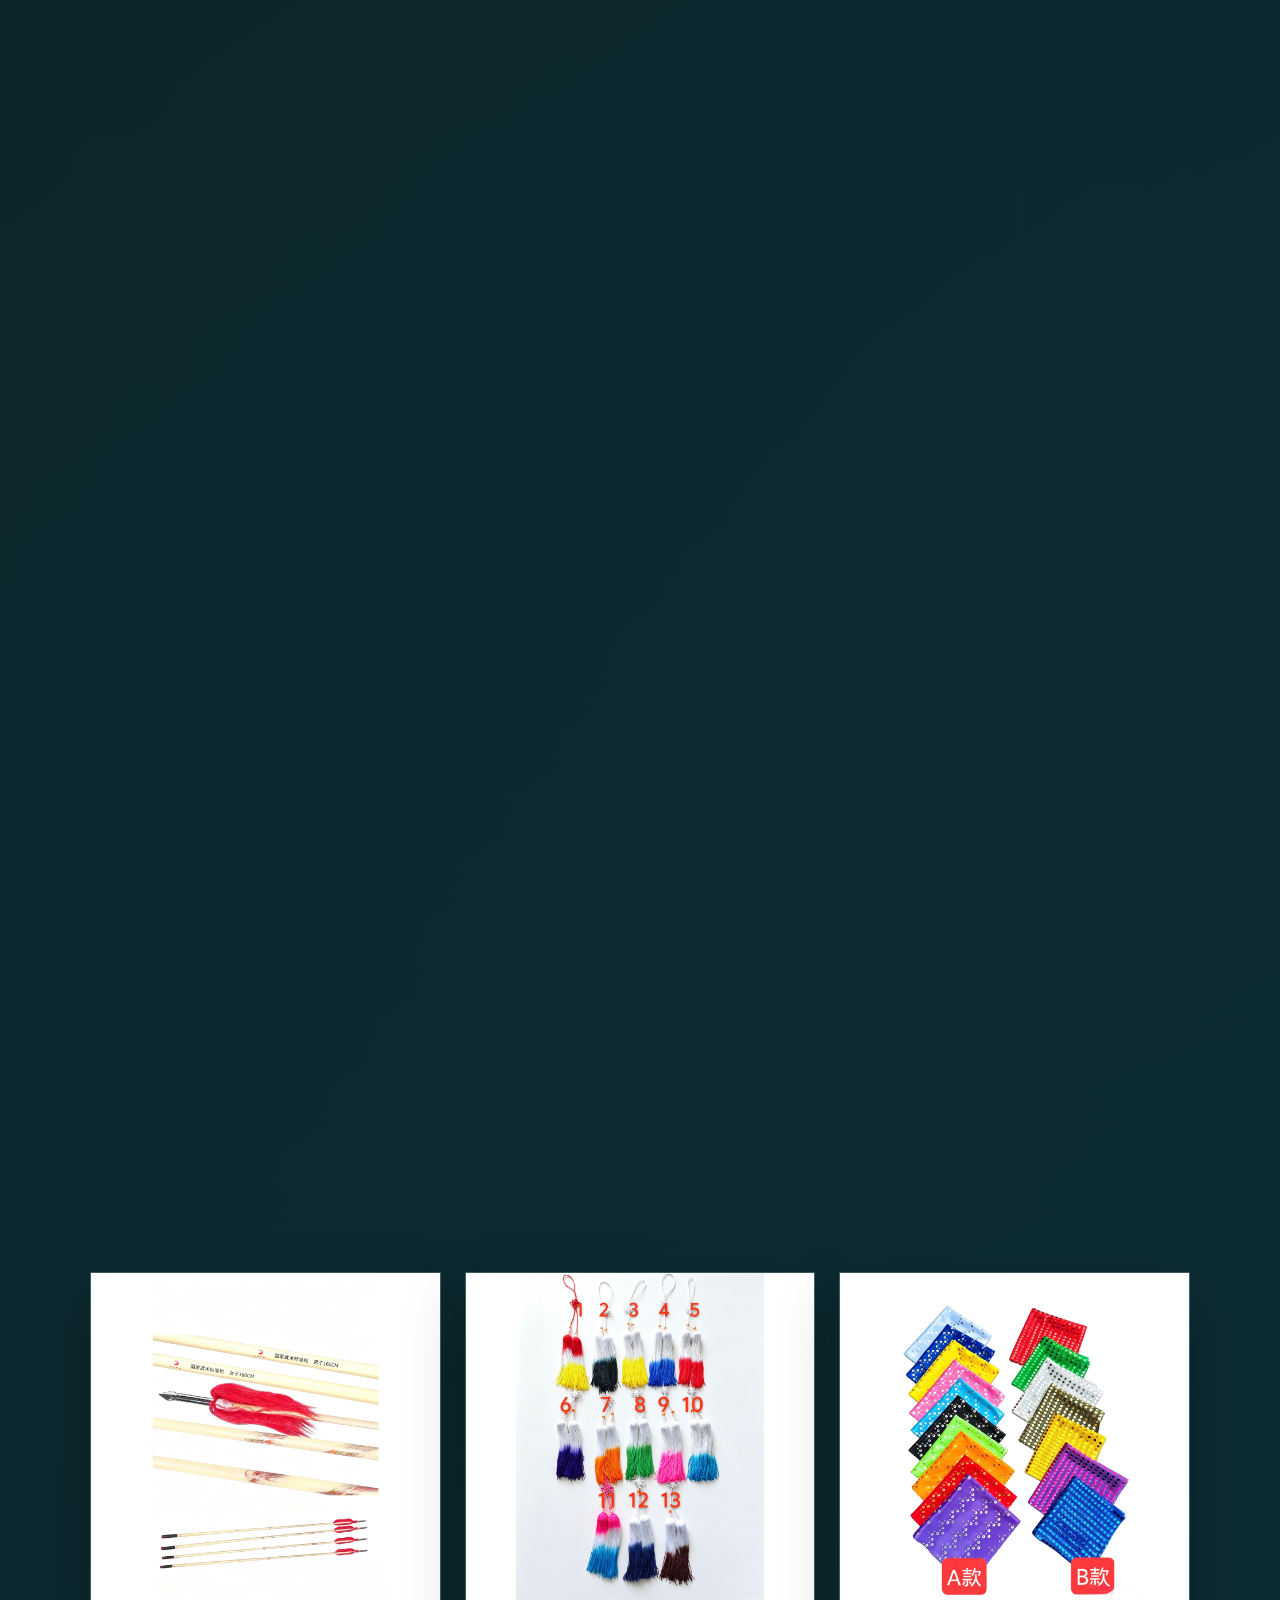
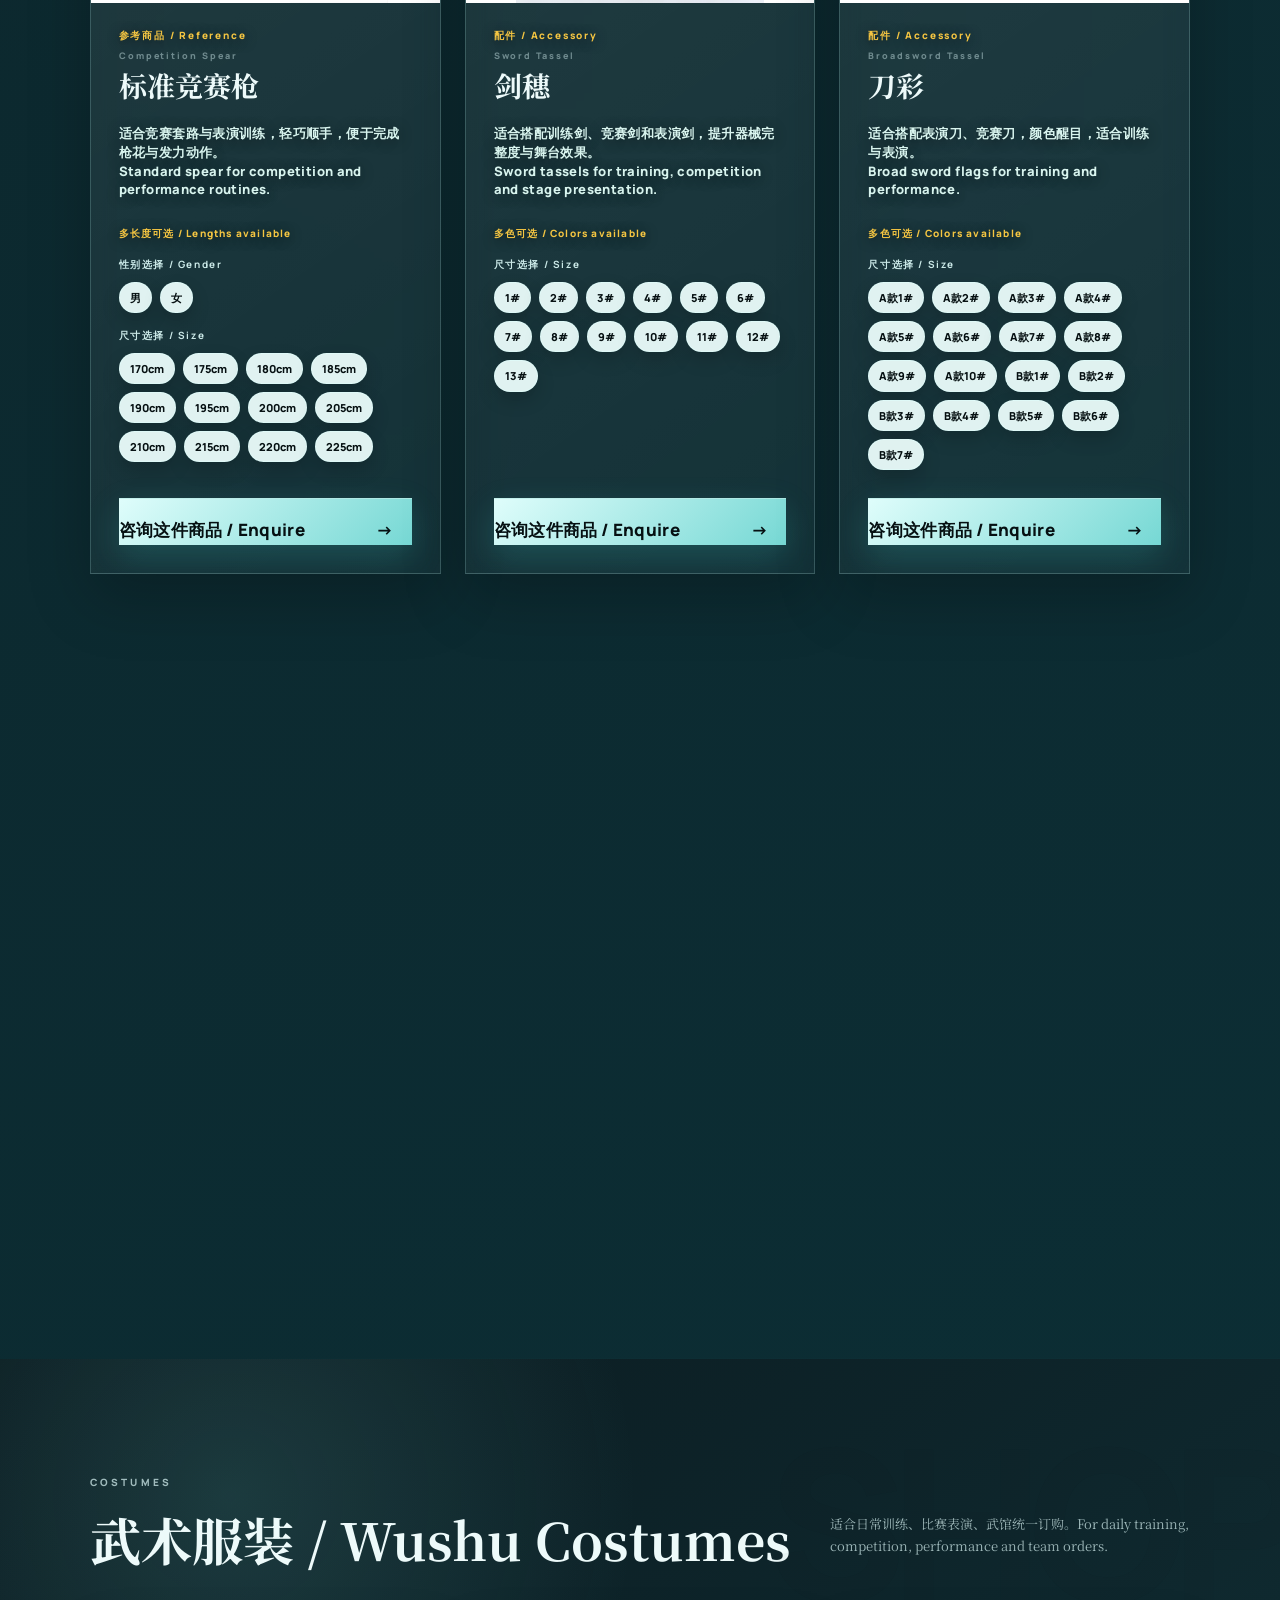
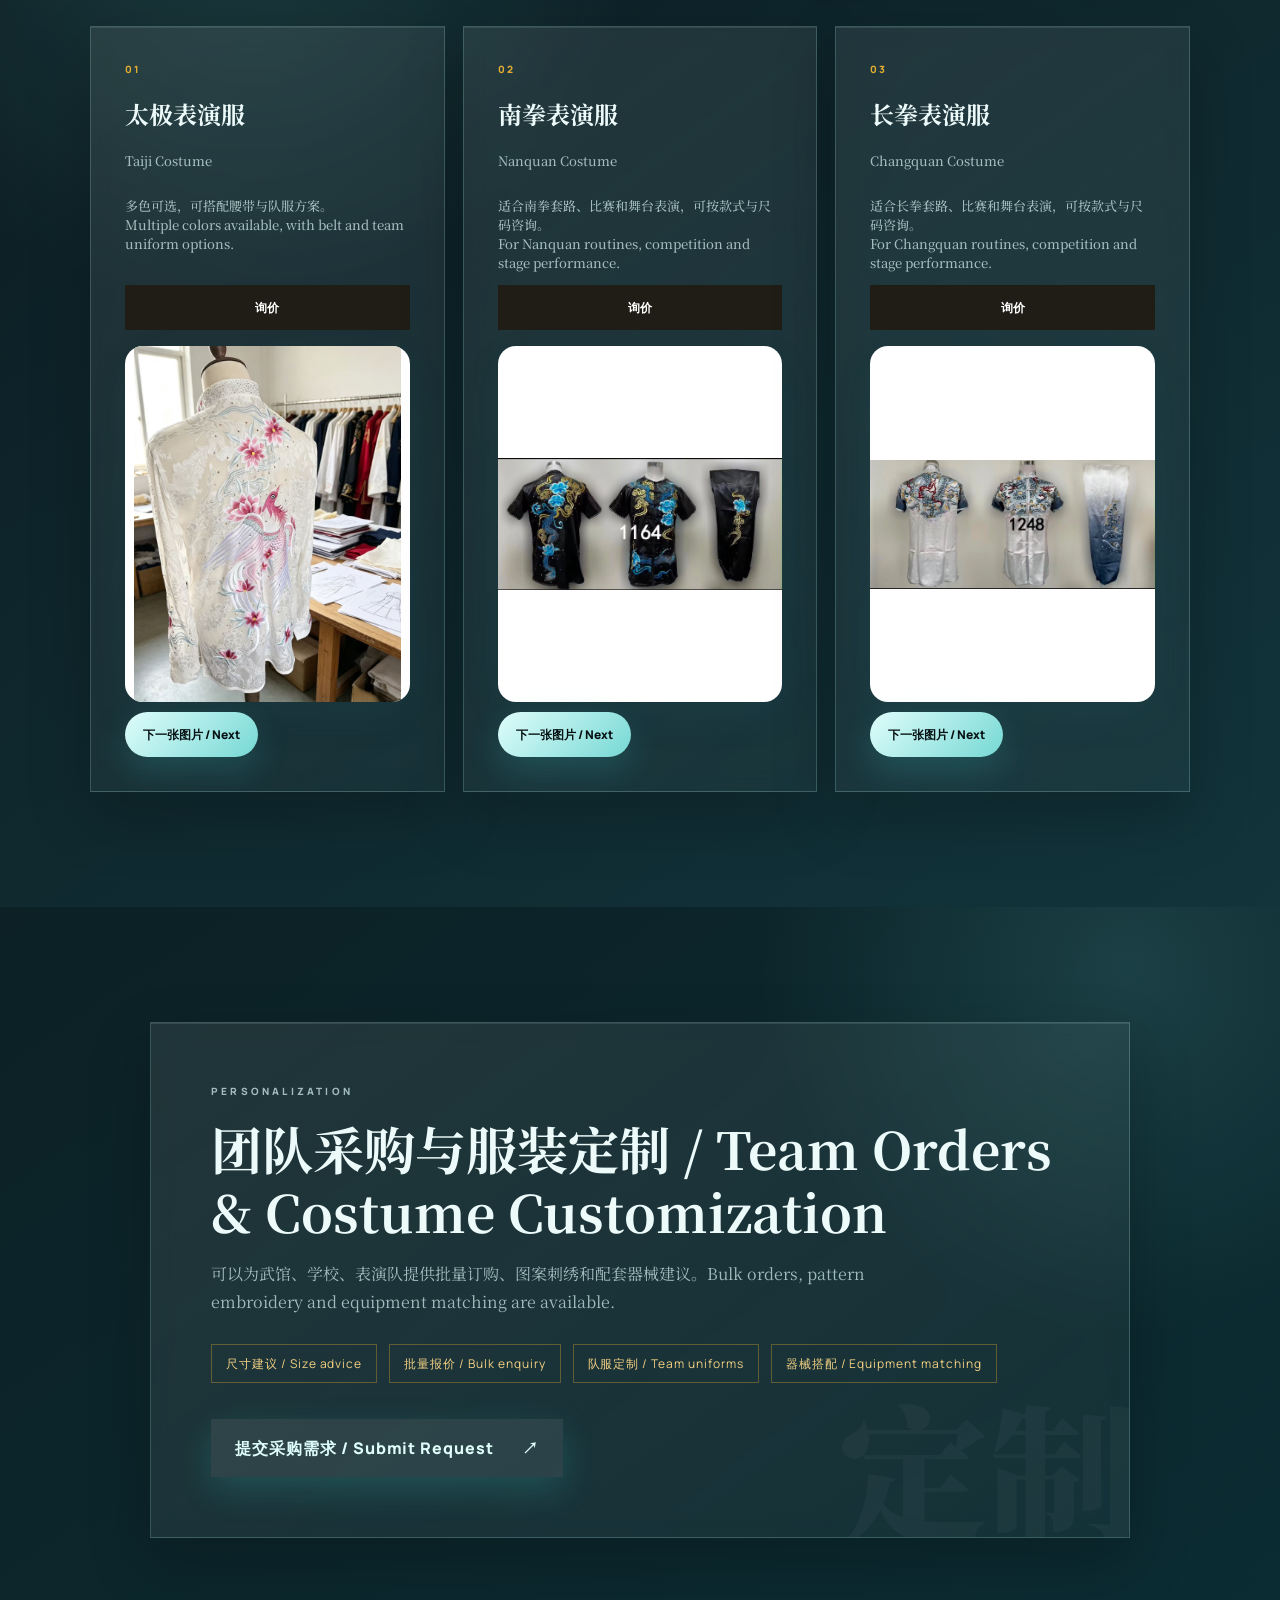
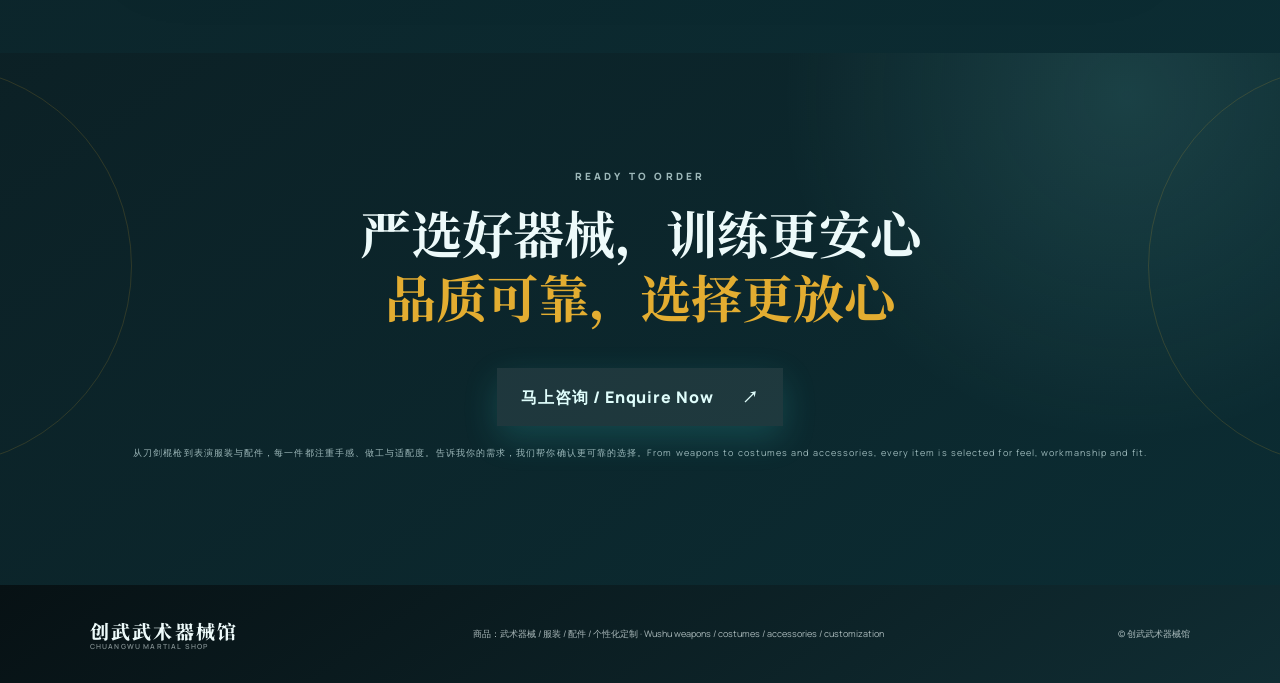
<file: github-upload 3/index.html>
<!doctype html>
<html lang="zh-CN">
<head>
  <meta charset="UTF-8">
  <meta name="viewport" content="width=device-width, initial-scale=1.0">
  <meta name="theme-color" content="#201d17">
  <title>创武武术器械馆 | Wushu Equipment & Costume Shop</title>
  <meta name="description" content="创武武术器械馆提供武术器械、表演服装与配件咨询。Chuangwu Martial Shop offers wushu weapons, performance costumes and training accessories.">
  <link rel="canonical" href="https://chuangwusports.com/">
  <meta property="og:title" content="创武武术器械馆 | Chuangwu Martial Shop">
  <meta property="og:description" content="新加坡武术器械、武术服装与训练配件咨询。Wushu weapons, costumes and accessories in Singapore.">
  <meta property="og:url" content="https://chuangwusports.com/">
  <meta property="og:type" content="website">
  <link rel="preconnect" href="https://fonts.googleapis.com">
  <link rel="preconnect" href="https://fonts.gstatic.com" crossorigin>
  <link href="https://fonts.googleapis.com/css2?family=Noto+Serif+SC:wght@500;600;700;900&family=Manrope:wght@400;500;600;700;800&display=swap" rel="stylesheet">
  <link rel="stylesheet" href="styles.css?v=20260827-size-button-gap-2">
  <style>
    .hero-shop {
      position: relative;
      overflow: hidden;
      isolation: isolate;
      display: flex !important;
      align-items: flex-end !important;
      justify-content: flex-end !important;
      min-height: min(760px, 92vh);
      padding: clamp(88px, 10vh, 120px) clamp(18px, 4vw, 48px) clamp(20px, 4vh, 36px) !important;
      background:
        linear-gradient(270deg, rgba(4, 25, 30, .30) 0%, rgba(4, 25, 30, .08) 38%, rgba(4, 25, 30, .01) 72%),
        linear-gradient(180deg, rgba(255, 255, 255, .04) 0%, rgba(4, 25, 30, .02) 54%, rgba(4, 25, 30, .16) 100%),
        url("assets/hero-wushu-comfort-premium.png?v=20260825-position-center-2") 60% center / cover no-repeat,
        #e8f1ee !important;
      color: #fffdf7;
    }

    .hero-shop::before {
      content: "";
      position: absolute;
      inset: 0;
      z-index: 0;
      background:
        radial-gradient(circle at 72% 70%, rgba(125, 245, 238, .10), transparent 30%),
        radial-gradient(circle at 38% 86%, rgba(232, 213, 156, .12), transparent 26%),
        linear-gradient(115deg, transparent 14%, rgba(191, 238, 233, .06) 14.4%, transparent 14.9%);
      opacity: .7;
      pointer-events: none;
    }

    .hero-shop::after {
      display: none;
    }

    .hero-shop .hero-copy {
      position: relative;
      z-index: 2;
    }

    .hero-shop .hero-scroll {
      z-index: 2;
    }

    .hero-shop .hero-copy {
      max-width: 340px;
      backdrop-filter: blur(12px);
      border: 0 !important;
      border-radius: 18px;
      padding: clamp(13px, 1.9vw, 20px);
      background: linear-gradient(145deg, rgba(8, 35, 42, .16), rgba(8, 35, 42, .05));
      box-shadow: 0 12px 34px rgba(0, 0, 0, .08), inset 0 1px 0 rgba(255, 255, 255, .12);
      margin-right: clamp(0px, 2vw, 28px);
    }

    .hero-shop h1,
    .hero-shop .hero-slogan,
    .hero-shop .hero-text,
    .hero-shop .hero-proof {
      color: #fffdf7;
      text-shadow: 0 2px 16px rgba(0, 0, 0, .72);
    }

    .hero-shop h1 {
      font-size: clamp(26px, 3.4vw, 44px) !important;
      line-height: 1;
      margin-bottom: 8px;
    }

    .hero-shop h1 em {
      color: #bfeee9;
    }

    .hero-shop .eyebrow {
      font-size: 9px !important;
      margin-bottom: 8px;
      color: #fffdf7 !important;
    }

    .hero-shop .hero-slogan {
      font-size: clamp(12px, 1.2vw, 14px) !important;
      margin-bottom: 6px;
    }

    .hero-shop .hero-text {
      font-size: 13px !important;
      line-height: 1.55;
    }

    .hero-shop .hero-actions {
      margin-top: 12px !important;
    }

    .hero-shop .hero-proof {
      margin-top: 12px !important;
    }

    .hero-shop .hero-actions .button,
    .hero-shop .hero-actions .text-link {
      font-size: 12px !important;
      padding: 9px 14px !important;
    }

    .hero-shop .hero-proof {
      font-size: 12px !important;
    }

    @media (max-width: 760px) {
      .hero-shop {
        min-height: 78vh;
        justify-content: flex-start !important;
        padding: 92px 12px 18px !important;
        background:
          linear-gradient(270deg, rgba(4, 25, 30, .26) 0%, rgba(4, 25, 30, .08) 46%, rgba(4, 25, 30, .01) 100%),
          linear-gradient(180deg, rgba(255,255,255,.03), rgba(4,25,30,.10)),
          url("assets/hero-wushu-comfort-premium.png?v=20260827-mobile-hero-right") 56% center / cover no-repeat,
          #e8f1ee !important;
      }

      .hero-shop .hero-copy {
        width: min(47vw, 190px);
        max-width: 190px;
        padding: 9px;
        border-radius: 12px;
        margin: 0;
        background: linear-gradient(145deg, rgba(6, 28, 34, .12), rgba(6, 28, 34, .03));
        backdrop-filter: blur(3px);
        box-shadow: 0 8px 20px rgba(0, 0, 0, .06), inset 0 1px 0 rgba(255, 255, 255, .08);
      }

      .hero-shop h1 {
        font-size: clamp(17px, 4.9vw, 23px) !important;
        margin-bottom: 4px;
      }

      .hero-shop .hero-slogan {
        font-size: 8px !important;
        line-height: 1.38;
      }

      .hero-shop .hero-text {
        font-size: 8px !important;
        line-height: 1.4;
        margin: 7px 0 8px;
      }

      .hero-shop .eyebrow {
        font-size: 7px !important;
        letter-spacing: .2em;
        margin-bottom: 5px;
        color: #fffdf7 !important;
      }

      .hero-shop .eyebrow span {
        width: 16px;
      }

      .hero-shop .hero-actions {
        gap: 6px !important;
      }

      .hero-shop .hero-actions .button,
      .hero-shop .hero-actions .text-link {
        min-height: 30px !important;
        padding: 5px 8px !important;
        font-size: 8px !important;
        gap: 7px !important;
      }

      .hero-shop .hero-proof {
        display: none !important;
      }
    }

    .product-art.real-product-image {
      min-height: clamp(240px, 28vw, 330px) !important;
      background-size: contain !important;
      background-position: center !important;
      background-repeat: no-repeat !important;
      background-color: #fff !important;
    }

    .product-art.real-product-image::before,
    .product-art.real-product-image::after {
      display: none !important;
    }

    .product-art.show-full-image {
      background-size: contain !important;
      background-color: #fff !important;
    }

    .product-art.show-original-image {
      background-size: contain !important;
      background-color: #fff !important;
    }

    .product-art.white-product-image {
      background-color: #fff !important;
      background-blend-mode: normal !important;
    }

    .size-options,
    .gender-options {
      display: flex;
      flex-wrap: wrap;
      gap: 8px;
      margin: 14px 28px 0;
    }

    .size-options {
      margin-bottom: 28px;
    }

    .size-options strong,
    .gender-options strong {
      width: 100%;
      font-size: 10px;
      letter-spacing: .16em;
      color: #dffdfb;
      opacity: .9;
    }

    .size-options button,
    .gender-options button {
      border: 1px solid rgba(223, 253, 251, .72);
      border-radius: 999px;
      padding: 5px 10px;
      font-size: 11px;
      font-weight: 800;
      background: rgba(239, 255, 253, .92);
      color: #061012;
      cursor: pointer;
      transition: .2s;
      box-shadow: 0 8px 18px rgba(0, 0, 0, .18);
    }

    .size-row-break {
      flex-basis: 100%;
      height: 0;
    }

    .size-options button:hover,
    .size-options button.is-selected,
    .gender-options button:hover,
    .gender-options button.is-selected {
      background: linear-gradient(135deg, #fff4b8, #76d8d4);
      color: #061012;
      border-color: #fff4b8;
      box-shadow: 0 10px 24px rgba(118, 216, 212, .28);
    }

    .catalog-images {
      display: flex;
      flex-direction: column;
      gap: 10px;
      margin-top: 16px;
    }

    .catalog-images img {
      width: 100%;
      aspect-ratio: 4 / 5;
      object-fit: contain;
      display: block;
      border-radius: 18px;
      background: #fff;
      box-shadow: 0 16px 36px rgba(34, 92, 101, .12);
    }

    .catalog-next {
      align-self: flex-start;
      border: 1px solid rgba(53, 120, 128, .35);
      border-radius: 999px;
      padding: 8px 14px;
      font-size: 12px;
      font-weight: 800;
      background: #12343b;
      color: #fffdf7;
      cursor: pointer;
    }

    .site-header .brand {
      transform: translateX(-12px);
    }

    .brand-mark {
      width: 48px !important;
      height: 48px !important;
      border-radius: 0 !important;
      background: transparent !important;
      overflow: hidden;
      box-shadow: none !important;
    }

    .brand-mark img {
      width: 100%;
      height: 100%;
      object-fit: contain;
      display: block;
    }

    .brand-mark i {
      display: none !important;
    }

    .site-header nav {
      margin-left: clamp(18px, 3vw, 42px) !important;
      margin-right: auto !important;
      transform: translateX(-18px);
    }

    .site-header .button-small {
      margin-left: 12px;
    }

    @media (max-width: 900px) {
      .site-header nav {
        transform: translateX(-8px);
      }
    }

    body {
      background:
        radial-gradient(circle at 14% 8%, rgba(91, 221, 216, .20), transparent 28%),
        radial-gradient(circle at 86% 42%, rgba(76, 151, 171, .18), transparent 32%),
        linear-gradient(180deg, #071114 0%, #10252a 42%, #071114 100%) !important;
      color: #edfafa !important;
    }

    .shop-categories,
    .philosophy,
    .products.section,
    .products.section.pale,
    .service.section,
    .cta.section {
      background:
        radial-gradient(circle at 88% 8%, rgba(118, 216, 212, .14), transparent 28%),
        linear-gradient(145deg, rgba(12, 33, 38, .96), rgba(12, 48, 55, .88)) !important;
      color: #edfafa !important;
    }

    .products.section.pale {
      background:
        radial-gradient(circle at 18% 12%, rgba(118, 216, 212, .15), transparent 28%),
        linear-gradient(145deg, #0b1b20, #12343b) !important;
    }

    .section-heading h2,
    .philosophy h2,
    .service-card h2,
    .cta h2,
    .product-card h3,
    .catalog-list h3,
    footer,
    footer a {
      color: #edfafa !important;
    }

    .section-kicker,
    .product-en,
    .price-row,
    .catalog-list p,
    .section-heading > p,
    .philosophy p,
    .service-card p,
    .cta p {
      color: rgba(220, 247, 246, .70) !important;
    }

    .product-card > p:not(.tag, .product-en),
    .product-card .tag {
      color: #d8f4ee !important;
      font-family: var(--sans) !important;
      font-weight: 800 !important;
      letter-spacing: .03em;
      text-shadow: 0 2px 14px rgba(0, 0, 0, .45);
      overflow-wrap: anywhere;
      word-break: normal;
    }

    .product-card .tag {
      margin-left: 28px !important;
      margin-right: 28px !important;
      color: #f4c542 !important;
      background: transparent !important;
      border: 0 !important;
      border-radius: 0 !important;
      padding: 0 !important;
      font-size: 10px !important;
      font-weight: 950 !important;
      letter-spacing: .18em;
      opacity: 1 !important;
      box-shadow: none !important;
      text-shadow: 0 2px 12px rgba(0, 0, 0, .58) !important;
    }

    .product-card .price-row {
      display: block !important;
      margin-left: 28px !important;
      margin-right: 28px !important;
      padding-left: 0 !important;
      padding-right: 0 !important;
      text-align: left !important;
    }

    .product-card .price-row span {
      display: block !important;
      margin-left: 0 !important;
      color: #f4c542 !important;
      background: transparent !important;
      border: 0 !important;
      border-radius: 0 !important;
      padding: 0 !important;
      font-size: 10px !important;
      font-weight: 950 !important;
      letter-spacing: .12em !important;
      opacity: 1 !important;
      box-shadow: none !important;
      text-shadow: 0 2px 12px rgba(0, 0, 0, .58) !important;
    }

    .product-card .desc-en {
      display: block;
      margin-top: 4px;
    }

    .product-card,
    .catalog-list > *,
    .service-card {
      background: linear-gradient(145deg, rgba(255, 255, 255, .085), rgba(255, 255, 255, .035)) !important;
      border: 1px solid rgba(189, 248, 244, .20) !important;
      box-shadow: 0 24px 58px rgba(0, 0, 0, .22), inset 0 1px 0 rgba(255, 255, 255, .10) !important;
      backdrop-filter: blur(10px);
    }

    .button,
    .card-link,
    .catalog-next,
    .submit-button {
      background: linear-gradient(135deg, #dffdfb, #76d8d4) !important;
      color: #061012 !important;
      border-color: rgba(191, 238, 233, .72) !important;
      box-shadow: 0 12px 34px rgba(60, 222, 217, .18);
    }

    .product-card .card-link {
      margin-top: auto !important;
      justify-content: flex-start !important;
      position: relative;
      font-size: 17px !important;
      text-align: left !important;
      letter-spacing: .02em;
    }

    .product-card .card-link span {
      position: absolute;
      right: 18px;
    }

    .button-light,
    .text-link {
      background: rgba(255, 255, 255, .08) !important;
      color: #dffdfb !important;
      border-color: rgba(144, 244, 239, .28) !important;
    }

    .size-options button,
    .gender-options button {
      border-color: rgba(223, 253, 251, .72) !important;
      color: #061012 !important;
      background: rgba(239, 255, 253, .94) !important;
    }

    .size-options button:hover,
    .size-options button.is-selected,
    .gender-options button:hover,
    .gender-options button.is-selected {
      background: linear-gradient(135deg, #fff4b8, #76d8d4) !important;
      color: #061012 !important;
      border-color: #fff4b8 !important;
    }

    footer {
      background: linear-gradient(145deg, #071114, #102d33) !important;
      color: #edfafa !important;
    }

    footer p,
    footer small {
      color: rgba(237, 250, 250, .70) !important;
    }

    .site-header {
      background: rgba(5, 17, 20, .46) !important;
      border-color: rgba(189, 248, 244, .16) !important;
      backdrop-filter: blur(18px);
    }

    .site-header a,
    .site-header small {
      color: #edfafa !important;
    }

    .order-dialog {
      background:
        radial-gradient(circle at 12% 8%, rgba(72, 230, 224, .13), transparent 28%),
        linear-gradient(145deg, #071114, #0d2227) !important;
      color: #edfafa !important;
      border: 1px solid rgba(144, 244, 239, .18) !important;
      box-shadow: 0 40px 120px rgba(0, 0, 0, .58) !important;
    }

    .order-dialog input,
    .order-dialog select,
    .order-dialog textarea {
      background: rgba(255, 255, 255, .08) !important;
      color: #edfafa !important;
      border-color: rgba(144, 244, 239, .24) !important;
    }

    .order-dialog input::placeholder,
    .order-dialog textarea::placeholder {
      color: rgba(237, 250, 250, .45) !important;
    }

    .order-dialog label,
    .order-dialog p,
    .order-dialog blockquote {
      color: rgba(237, 250, 250, .78) !important;
    }

    body.order-open::before {
      content: "";
      position: fixed;
      inset: 0;
      z-index: 999;
      background: rgba(2, 8, 10, .72);
      backdrop-filter: blur(5px);
    }

    .order-dialog.is-open {
      display: grid !important;
      position: fixed !important;
      left: 50% !important;
      top: 50% !important;
      transform: translate(-50%, -50%) !important;
      z-index: 1000 !important;
      width: min(900px, calc(100vw - 28px)) !important;
      max-height: calc(100dvh - 28px) !important;
    }

    .order-dialog.is-open::backdrop {
      background: rgba(2, 8, 10, .72);
      backdrop-filter: blur(5px);
    }

    @media(max-width: 900px) {
      .order-dialog.is-open {
        grid-template-columns: 1fr !important;
      }
    }

    @media(max-width: 560px) {
      .site-header > .button {
        display: inline-flex !important;
        min-height: 38px !important;
        padding: 8px 12px !important;
        font-size: 11px !important;
        gap: 8px !important;
      }

      .order-dialog.is-open {
        top: max(76px, env(safe-area-inset-top)) !important;
        transform: translateX(-50%) !important;
        max-height: calc(100dvh - max(96px, env(safe-area-inset-top)) - 20px) !important;
        overflow: auto !important;
        width: calc(100vw - 26px) !important;
      }

      .order-dialog::before {
        content: "商品咨询 / Order Enquiry";
        position: sticky;
        top: 0;
        z-index: 4;
        display: block;
        padding: 16px 58px 12px 24px;
        background: rgba(6, 18, 21, .96);
        border-bottom: 1px solid rgba(144, 244, 239, .18);
        color: #edfafa;
        font-weight: 900;
        letter-spacing: .06em;
      }

      .order-dialog form {
        padding-top: 26px !important;
      }

      .dialog-close {
        position: sticky !important;
        float: right;
        top: 8px !important;
        right: 10px !important;
        z-index: 6 !important;
        margin: 8px 10px -48px auto;
      }
    }
  </style>
</head>
<body>
  <header class="site-header">
    <a class="brand" href="#top" aria-label="创武武术器械馆首页">
      <span>创武武术器械馆<small>CHUANGWU MARTIAL SHOP</small></span>
    </a>
    <nav aria-label="主导航">
      <a href="#products">器械 <small>WEAPONS</small></a>
      <a href="#uniforms">服装 <small>COSTUMES</small></a>
      <a href="#service">服务 <small>SERVICE</small></a>
    </nav>
    <button class="button button-small" data-open-order>咨询下单 / Enquire</button>
  </header>

  <main id="top">
    <section class="hero hero-shop">
      <div class="hero-copy reveal">
        <p class="eyebrow"><span></span> WUSHU EQUIPMENT · SINGAPORE</p>
        <h1>武术器械<br><em>一站配齐</em></h1>
        <p class="hero-slogan">刀 · 剑 · 棍 · 枪 · 服装 · 配件 / Broadswords · Swords · Cudgels · Spears · Costumes · Accessories</p>
        <p class="hero-text">创武武术器械馆为学员、教练、武馆与学校提供刀剑棍枪服装和配件选购服务。For students, coaches, schools and training centers.</p>
        <div class="hero-actions">
          <a class="button" href="#products">浏览商品 / Shop <span>↓</span></a>
          <button class="text-link" data-open-order>我要询价 / Enquire <span>↗</span></button>
        </div>
        <div class="hero-proof">
          <div class="avatars" aria-hidden="true"><b>刀</b><b>剑</b><b>棍</b><b>枪</b></div>
          <p><strong>训练 / 表演 / 比赛</strong><br><span>Kids · Adults · Team Orders</span></p>
        </div>
      </div>
      <div class="hero-scroll" aria-hidden="true">SHOP <span></span></div>
    </section>

    <section class="shop-categories" aria-label="商品分类"></section>

    <section class="philosophy">
      <p class="section-kicker">CHUANGWU SELECTION</p>
      <div>
        <h2>从训练到赛场<br>装备一次<em>配齐</em></h2>
        <p>创武武术器械馆为学员、教练、武馆与学校提供刀剑棍枪服装和配件选购服务。We help students, coaches, schools and training centers choose the right wushu weapons, costumes and accessories.</p>
      </div>
    </section>

    <section class="products section" id="products">
      <div class="section-heading">
        <div><p class="section-kicker">BEST SELLERS</p><h2>热门武术器械 / Popular Wushu Equipment</h2></div>
        <p>先提交需求，再确认库存、尺寸和取货/配送方式。Send your request first, then confirm stock, size and delivery.</p>
      </div>
      <div class="product-grid"></div>
    </section>

    <section class="products section pale" id="uniforms">
      <div class="section-heading">
        <div><p class="section-kicker">COSTUMES</p><h2>武术服装 / Wushu Costumes</h2></div>
        <p>适合日常训练、比赛表演、武馆统一订购。For daily training, competition, performance and team orders.</p>
      </div>
      <div class="catalog-list"></div>
    </section>

    <section class="service section" id="service">
      <div class="service-card reveal">
        <p class="section-kicker">PERSONALIZATION</p>
        <h2>团队采购与服装定制 / Team Orders & Costume Customization</h2>
        <p>可以为武馆、学校、表演队提供批量订购、图案刺绣和配套器械建议。Bulk orders, pattern embroidery and equipment matching are available.</p>
        <div class="service-points"></div>
        <button class="button button-light" data-open-order>提交采购需求 / Submit Request <span>↗</span></button>
      </div>
    </section>

    <section class="cta section">
      <p class="section-kicker">READY TO ORDER</p>
      <h2>严选好器械，训练更安心<br><em>品质可靠，选择更放心</em></h2>
      <button class="button button-light" data-open-order>马上咨询 / Enquire Now <span>↗</span></button>
      <p>从刀剑棍枪到表演服装与配件，每一件都注重手感、做工与适配度。告诉我你的需求，我们帮你确认更可靠的选择。From weapons to costumes and accessories, every item is selected for feel, workmanship and fit.</p>
    </section>
  </main>

  <footer>
    <a class="brand brand-light" href="#top"><span>创武武术器械馆<small>CHUANGWU MARTIAL SHOP</small></span></a>
    <p>商品：武术器械 / 服装 / 配件 / 个性化定制 · Wushu weapons / costumes / accessories / customization</p>
    <p>© 创武武术器械馆</p>
  </footer>

  <div class="order-dialog" id="orderDialog" role="dialog" aria-modal="true" hidden>
    <button class="dialog-close" data-close-order aria-label="关闭窗口">×</button>
    <div class="dialog-intro">
      <p class="section-kicker">ORDER ENQUIRY</p>
      <h2>商品咨询<br>与下单</h2>
      <p>填写你想购买的商品、数量和联系方式，我会尽快确认尺寸、库存与配送。Fill in your item, quantity and contact details.</p>
      <blockquote>“先选对器械，再练出手感。” Choose the right equipment, then train with confidence.</blockquote>
    </div>
    <form id="orderForm" action="https://formsubmit.co/zhouyc1115@gmail.com" method="POST">
      <input type="hidden" name="_subject" value="创武武术器械馆商品咨询 / Chuangwu Martial Shop Enquiry">
      <input type="hidden" name="_template" value="table">
      <input type="hidden" name="_captcha" value="false">
      <input type="hidden" name="_next" value="http://chuangwusports.com/">
      <input type="hidden" name="submitted_at" id="submittedAt" value="">
      <label>姓名 / Name <input name="name" type="text" placeholder="请输入你的姓名 / Your name" required></label>
      <label>联系方式 / Contact <input name="contact" type="text" placeholder="手机号 / WhatsApp / 微信" required></label>
      <label>想购买的商品 / Product
        <select name="product" required><option value="">请选择商品 / Select a product</option></select>
      </label>
      <div class="form-row">
        <label>数量 / Quantity <input name="quantity" type="number" min="1" value="1" required></label>
        <label>用途 / Purpose
          <select name="purpose" required>
            <option value="">请选择 / Select</option>
            <option>日常训练 / Daily Training</option>
            <option>比赛表演 / Competition & Performance</option>
            <option>学校 / 武馆团购 / School or Club Order</option>
            <option>礼物 / 收藏 / Gift or Collection</option>
          </select>
        </label>
      </div>
      <label>备注 / Notes <textarea name="note" rows="3" placeholder="例如 / Example: height 135cm, needs broad sword; or 20 team uniforms with embroidery."></textarea></label>
      <label class="consent"><input type="checkbox" required> <span>我同意使用以上信息进行商品咨询与联络 / I agree to be contacted about this enquiry.</span></label>
      <button class="button submit-button" type="submit">提交咨询 / Submit <span>→</span></button>
    </form>
    <div class="success-state" id="successState" hidden>
      <div class="success-mark">✓</div>
      <p class="section-kicker">ENQUIRY RECEIVED</p>
      <h2>咨询已收到 / Enquiry Received</h2>
      <p>谢谢，我会尽快与你确认商品库存和下单方式。Thank you, we will confirm stock and order details soon.</p>
      <button class="button" data-close-order>好的 / OK</button>
    </div>
  </div>

  <script src="content-new.js?v=20260827-jingsaidao-new"></script>
  <script src="script.js?v=20260826-desc-break"></script>
  <script>
    function renderProductCardsIfNeeded() {
      const productGrid = document.querySelector(".product-grid");
      const products = window.siteContent?.products || [];
      if (!productGrid || productGrid.children.length || !products.length) return;

      const formatDescription = (description) => {
        const text = description || "";
        const formatted = text.replace(/。 ([A-Z])/g, "。<br><span class=\"desc-en\">$1");
        return formatted.includes("desc-en") ? `${formatted}</span>` : formatted;
      };

      productGrid.innerHTML = products.map((product) => {
        const tag = product.tag ? `<p class="tag">${product.tag}</p>` : "";
        return `
          <article class="product-card ${product.featured ? "featured" : ""} reveal">
            <div class="product-art ${product.art || ""}" aria-hidden="true"></div>
            ${tag}
            <p class="product-en">${product.english || ""}</p>
            <h3>${product.name}</h3>
            <p>${formatDescription(product.description)}</p>
            <div class="price-row"><span>${product.note || ""}</span></div>
            <button class="card-link" data-product="${product.name} ${product.english || ""}">咨询这件商品 / Enquire <span>→</span></button>
          </article>
        `;
      }).join("");
    }

    function applyShopEnhancements() {
      renderProductCardsIfNeeded();

      document.querySelectorAll(".product-card").forEach((card) => {
        card.innerHTML = card.innerHTML.replaceAll("undefined", "");
      });

      const productImages = document.querySelectorAll(".product-card .product-art");
      const imagePaths = [
        "assets/xunliandao.jpg",
        "assets/jingsaidao-new.jpg",
        "assets/jingsai-nandao.jpg",
        "assets/xublianjian.jpg",
        "assets/jingsaijian-new.jpg",
        "assets/xunliangun.jpg",
        "assets/jingsaigun.PNG",
        "assets/jingsaigun.PNG",
        "assets/xunlianqiang-new.jpg",
        "assets/jingsaiqiang.jpg",
        "assets/jianshui.jpg",
        "assets/daocai.jpg",
        "assets/daojiandai-new.jpg",
        "assets/wushu-mat.jpeg"
      ];

      imagePaths.forEach((path, index) => {
        const productImage = productImages[index];
        if (!productImage) return;

        productImage.classList.add("real-product-image");
        if (
          path.includes("jingsaidao") ||
          path.includes("xunlianqiang") ||
          path.includes("jingsaiqiang") ||
          path.includes("jianshui") ||
          path.includes("daojiandai")
        ) {
          productImage.classList.add("white-product-image");
        }
        if (path.includes("jingsaiqiang")) productImage.classList.add("show-full-image");
        if (path.includes("daocai")) productImage.classList.add("show-original-image");
        if (path.includes("jianshui")) productImage.classList.add("show-original-image");
        if (path.includes("daojiandai")) productImage.classList.add("show-original-image");
        productImage.style.backgroundImage = `url('${path}')`;
      });

      const products = window.siteContent?.products || [];
      products.forEach((product, index) => {
        const card = document.querySelectorAll(".product-card")[index];
        const priceRow = card?.querySelector(".price-row");
        if (!card || !priceRow) return;

        if (product.name === "剑穗") {
          card.id = "training-accessories";
        }

        if (Array.isArray(product.genders) && product.genders.length > 0 && !card.querySelector(".gender-options")) {
          const genderOptions = document.createElement("div");
          genderOptions.className = "gender-options";
          genderOptions.innerHTML = `<strong>性别选择 / Gender</strong>${product.genders.map((gender) => `<button type="button" data-gender="${gender}">${gender}</button>`).join("")}`;
          priceRow.after(genderOptions);
        }

        if (!Array.isArray(product.sizes) || product.sizes.length === 0 || card.querySelector(".size-options")) return;

        const sizeOptions = document.createElement("div");
        sizeOptions.className = "size-options";
        sizeOptions.innerHTML = `<strong>尺寸选择 / Size</strong>${product.sizes.map((size) => `${size === "女1" ? '<span class="size-row-break"></span>' : ""}<button type="button" data-size="${size}">${size}</button>`).join("")}`;
        const genderOptions = card.querySelector(".gender-options");
        (genderOptions || priceRow).after(sizeOptions);
      });

      const catalogItems = window.siteContent?.catalogItems || [];
      const catalogCards = document.querySelectorAll(".catalog-list > *");
      catalogItems.forEach((item, index) => {
        if (!Array.isArray(item.images) || item.images.length === 0) return;

        const catalogCard = catalogCards[index];
        if (!catalogCard || catalogCard.querySelector(".catalog-images")) return;

        const title = catalogCard.querySelector("h3");
        if (title && item.english && !catalogCard.querySelector(".catalog-en")) {
          const englishName = document.createElement("p");
          englishName.className = "catalog-en";
          englishName.textContent = item.english;
          title.after(englishName);
        }

        const imageWrap = document.createElement("div");
        imageWrap.className = "catalog-images";

        const image = document.createElement("img");
        image.src = item.images[0];
        image.alt = item.name;
        image.loading = "lazy";
        image.dataset.currentIndex = "0";
        imageWrap.append(image);

        if (item.images.length > 1) {
          const nextButton = document.createElement("button");
          nextButton.className = "catalog-next";
          nextButton.type = "button";
          nextButton.textContent = "下一张图片 / Next";
          nextButton.dataset.catalogIndex = String(index);
          imageWrap.append(nextButton);
        }

        catalogCard.append(imageWrap);
      });
    }

    document.addEventListener("click", (event) => {
      const nextButton = event.target.closest("[data-catalog-index]");
      if (!nextButton) return;

      const catalogIndex = Number(nextButton.dataset.catalogIndex);
      const item = window.siteContent?.catalogItems?.[catalogIndex];
      const image = nextButton.closest(".catalog-images")?.querySelector("img");
      if (!item || !Array.isArray(item.images) || !image) return;

      const currentIndex = Number(image.dataset.currentIndex || "0");
      const nextIndex = (currentIndex + 1) % item.images.length;
      image.src = item.images[nextIndex];
      image.dataset.currentIndex = String(nextIndex);
    });

    document.addEventListener("click", (event) => {
      const sizeButton = event.target.closest("[data-size]");
      if (!sizeButton) return;

      const card = sizeButton.closest(".product-card");
      card.querySelectorAll("[data-size]").forEach((button) => button.classList.remove("is-selected"));
      sizeButton.classList.add("is-selected");
      card.dataset.selectedSize = sizeButton.dataset.size;
    });

    document.addEventListener("click", (event) => {
      const genderButton = event.target.closest("[data-gender]");
      if (!genderButton) return;

      const card = genderButton.closest(".product-card");
      card.querySelectorAll("[data-gender]").forEach((button) => button.classList.remove("is-selected"));
      genderButton.classList.add("is-selected");
      card.dataset.selectedGender = genderButton.dataset.gender;
    });

    document.addEventListener("click", (event) => {
      const consultButton = event.target.closest(".product-card .card-link");
      if (!consultButton) return;

      const card = consultButton.closest(".product-card");
      const selectedGender = card?.dataset.selectedGender;
      const selectedSize = card?.dataset.selectedSize;
      if (!selectedGender && !selectedSize) return;

      setTimeout(() => {
        const note = document.querySelector("[name='note']");
        if (!note) return;

        const selectedText = [
          selectedGender ? `选择性别 / Gender：${selectedGender}` : "",
          selectedSize ? `选择尺寸 / Size：${selectedSize}` : ""
        ].filter(Boolean).join("\n");

        if (note.value.includes("选择性别") || note.value.includes("选择尺寸")) return;
        note.value = `${selectedText}${note.value ? `\n${note.value}` : ""}`;
      }, 0);
    });

    applyShopEnhancements();
    document.addEventListener("DOMContentLoaded", applyShopEnhancements);
    window.addEventListener("load", applyShopEnhancements);
    setTimeout(applyShopEnhancements, 300);
    setTimeout(applyShopEnhancements, 1000);
  </script>
</body>
</html>
</file>
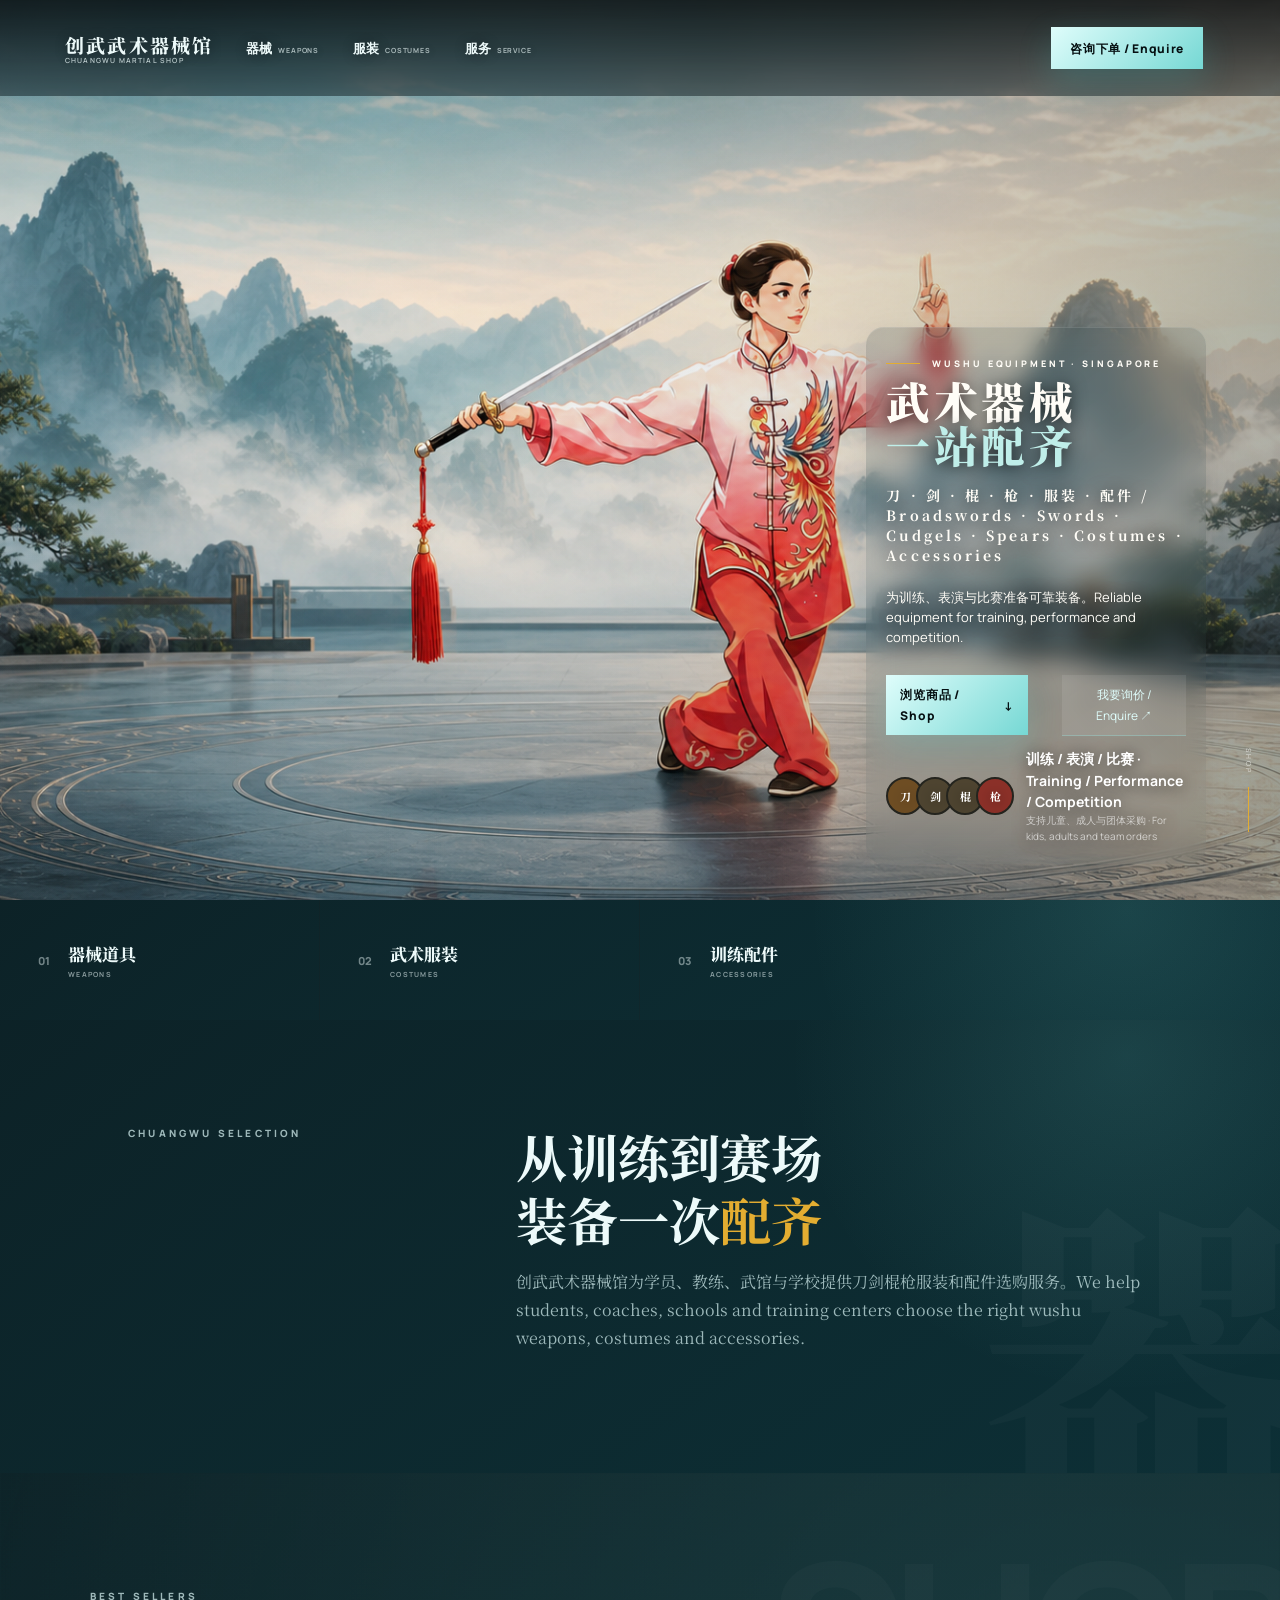
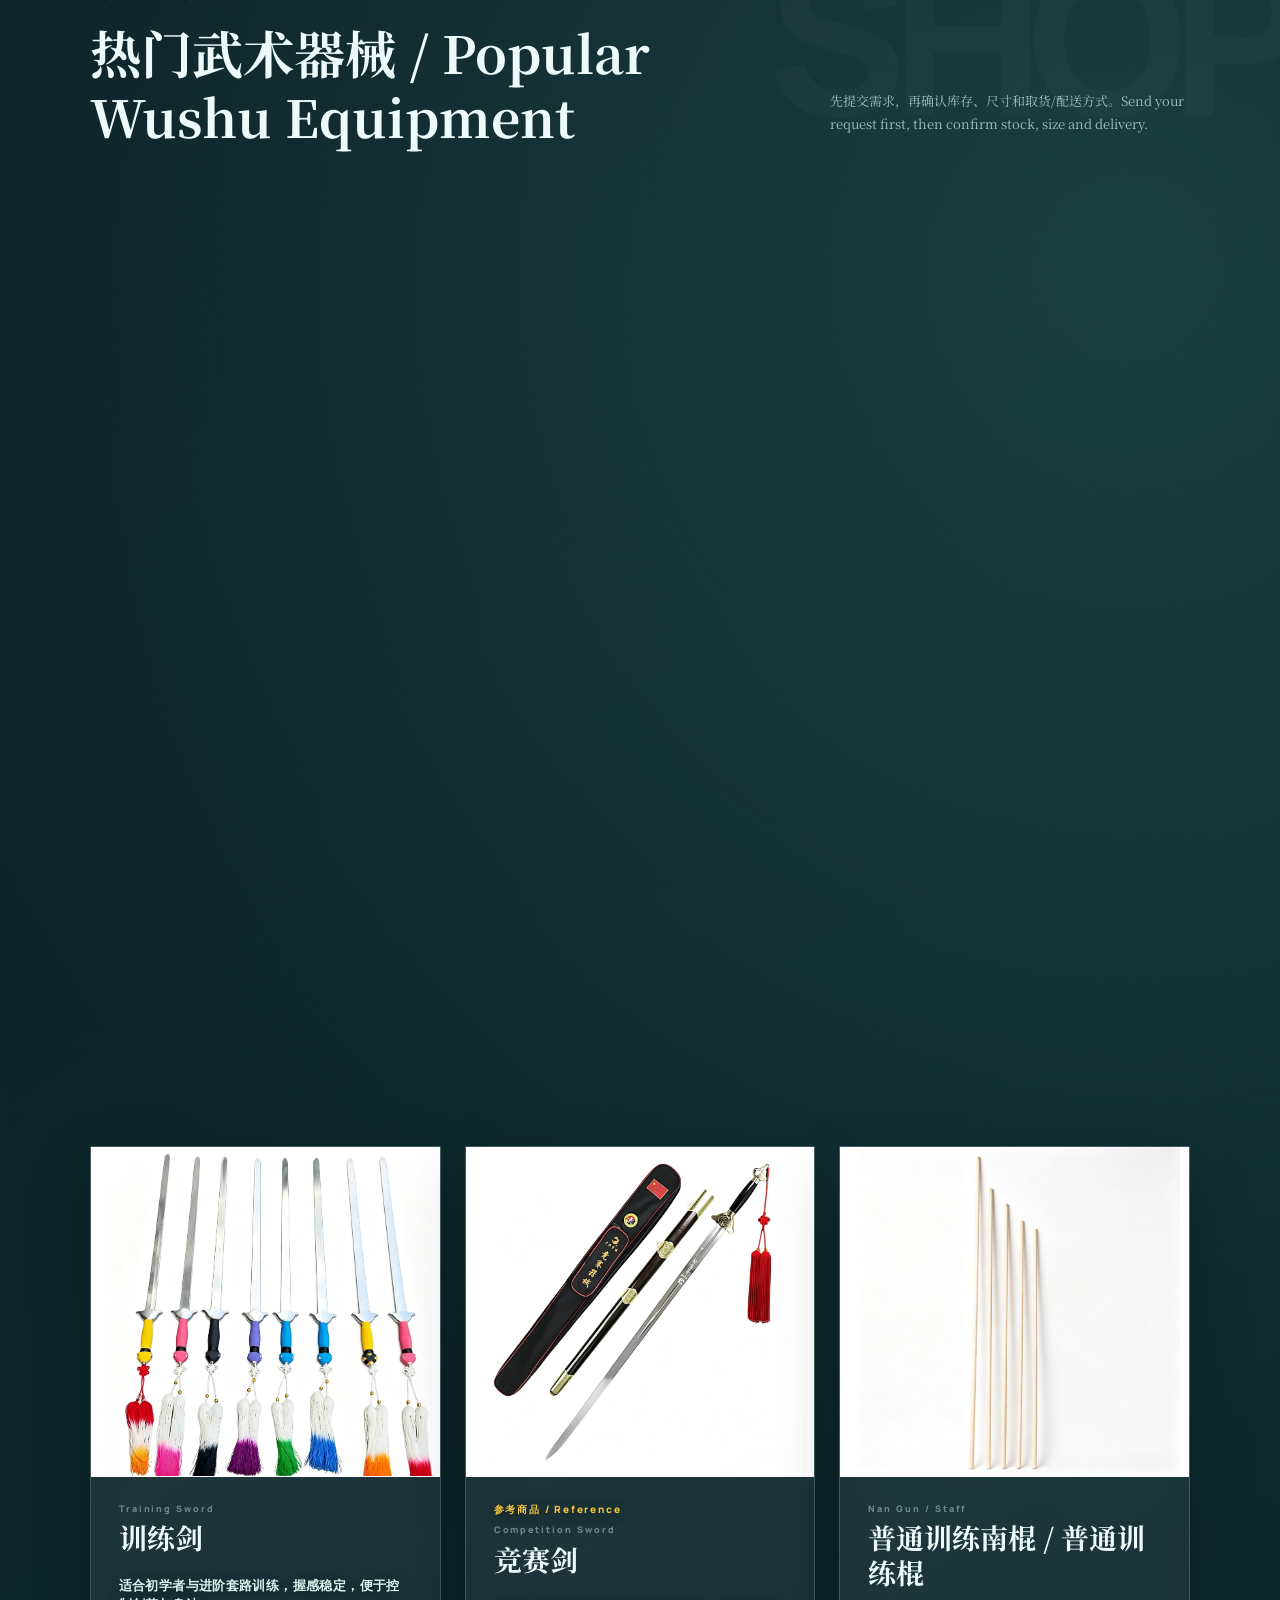
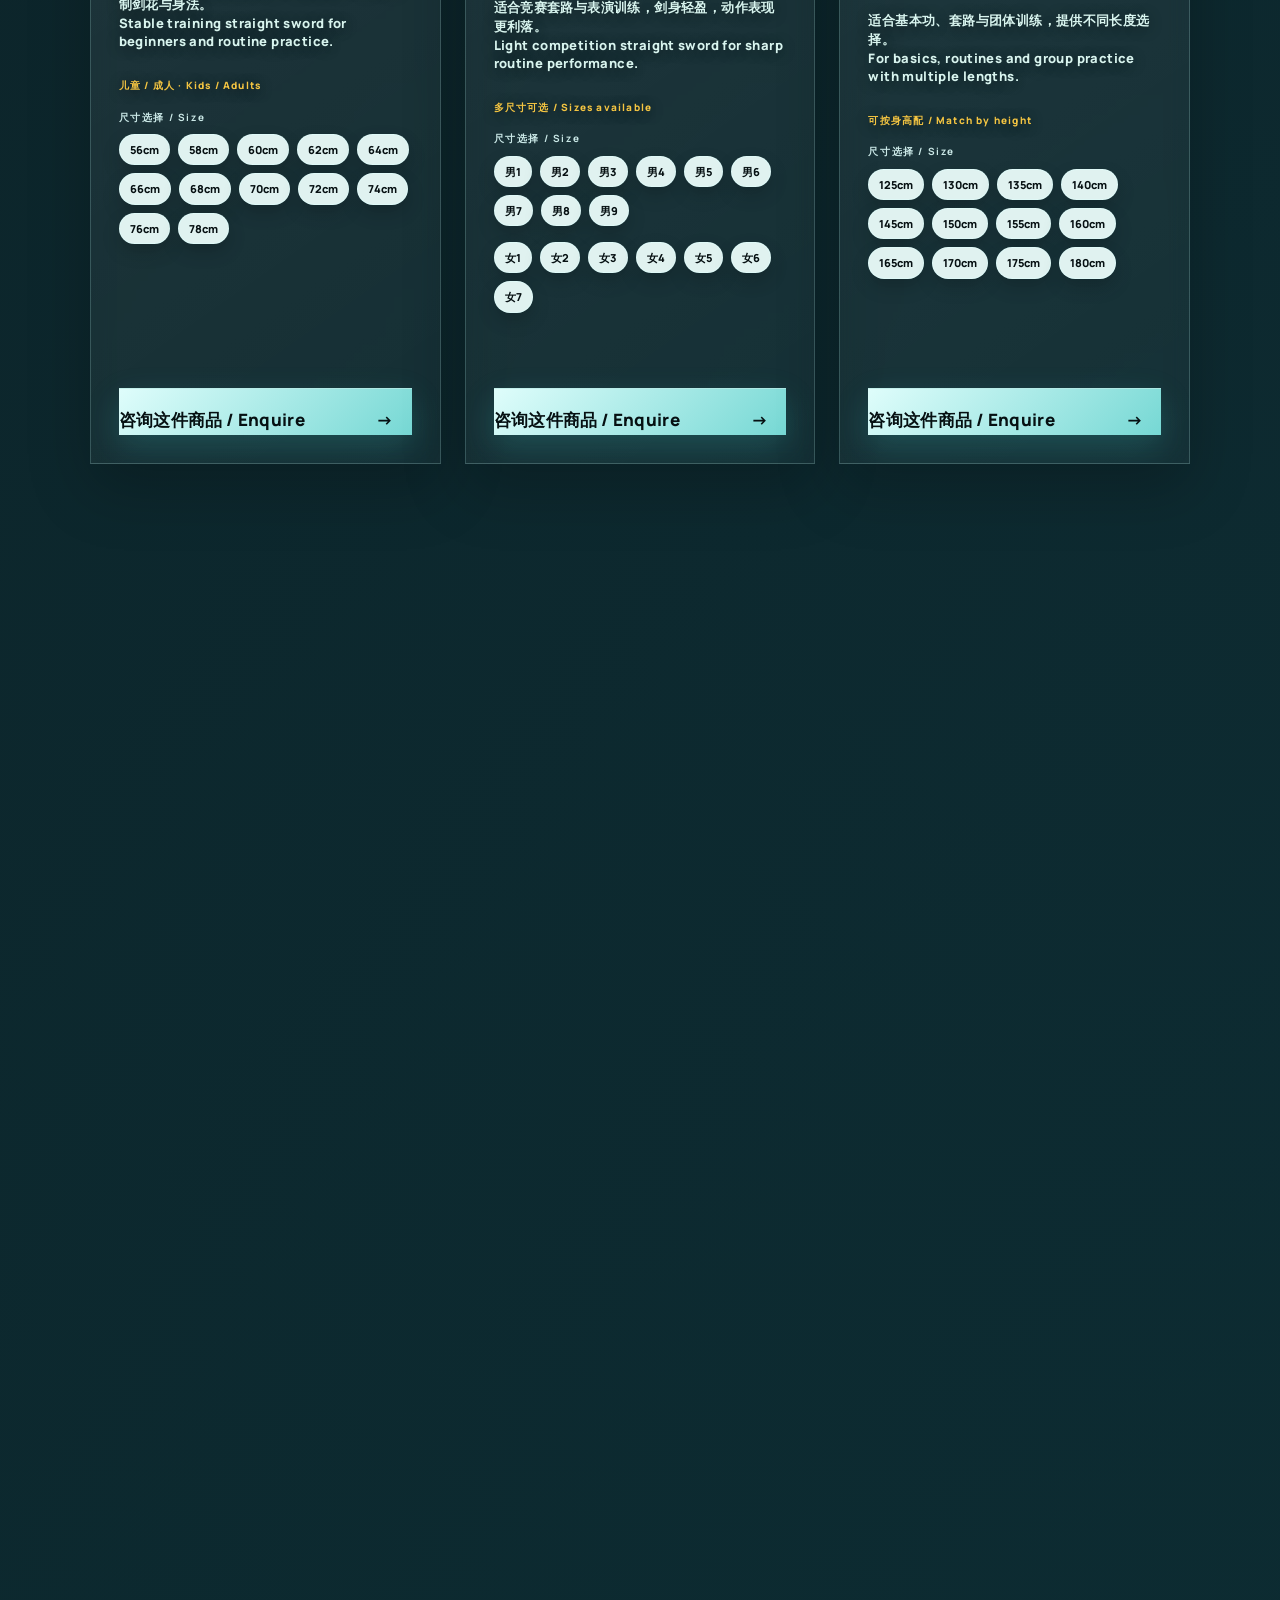
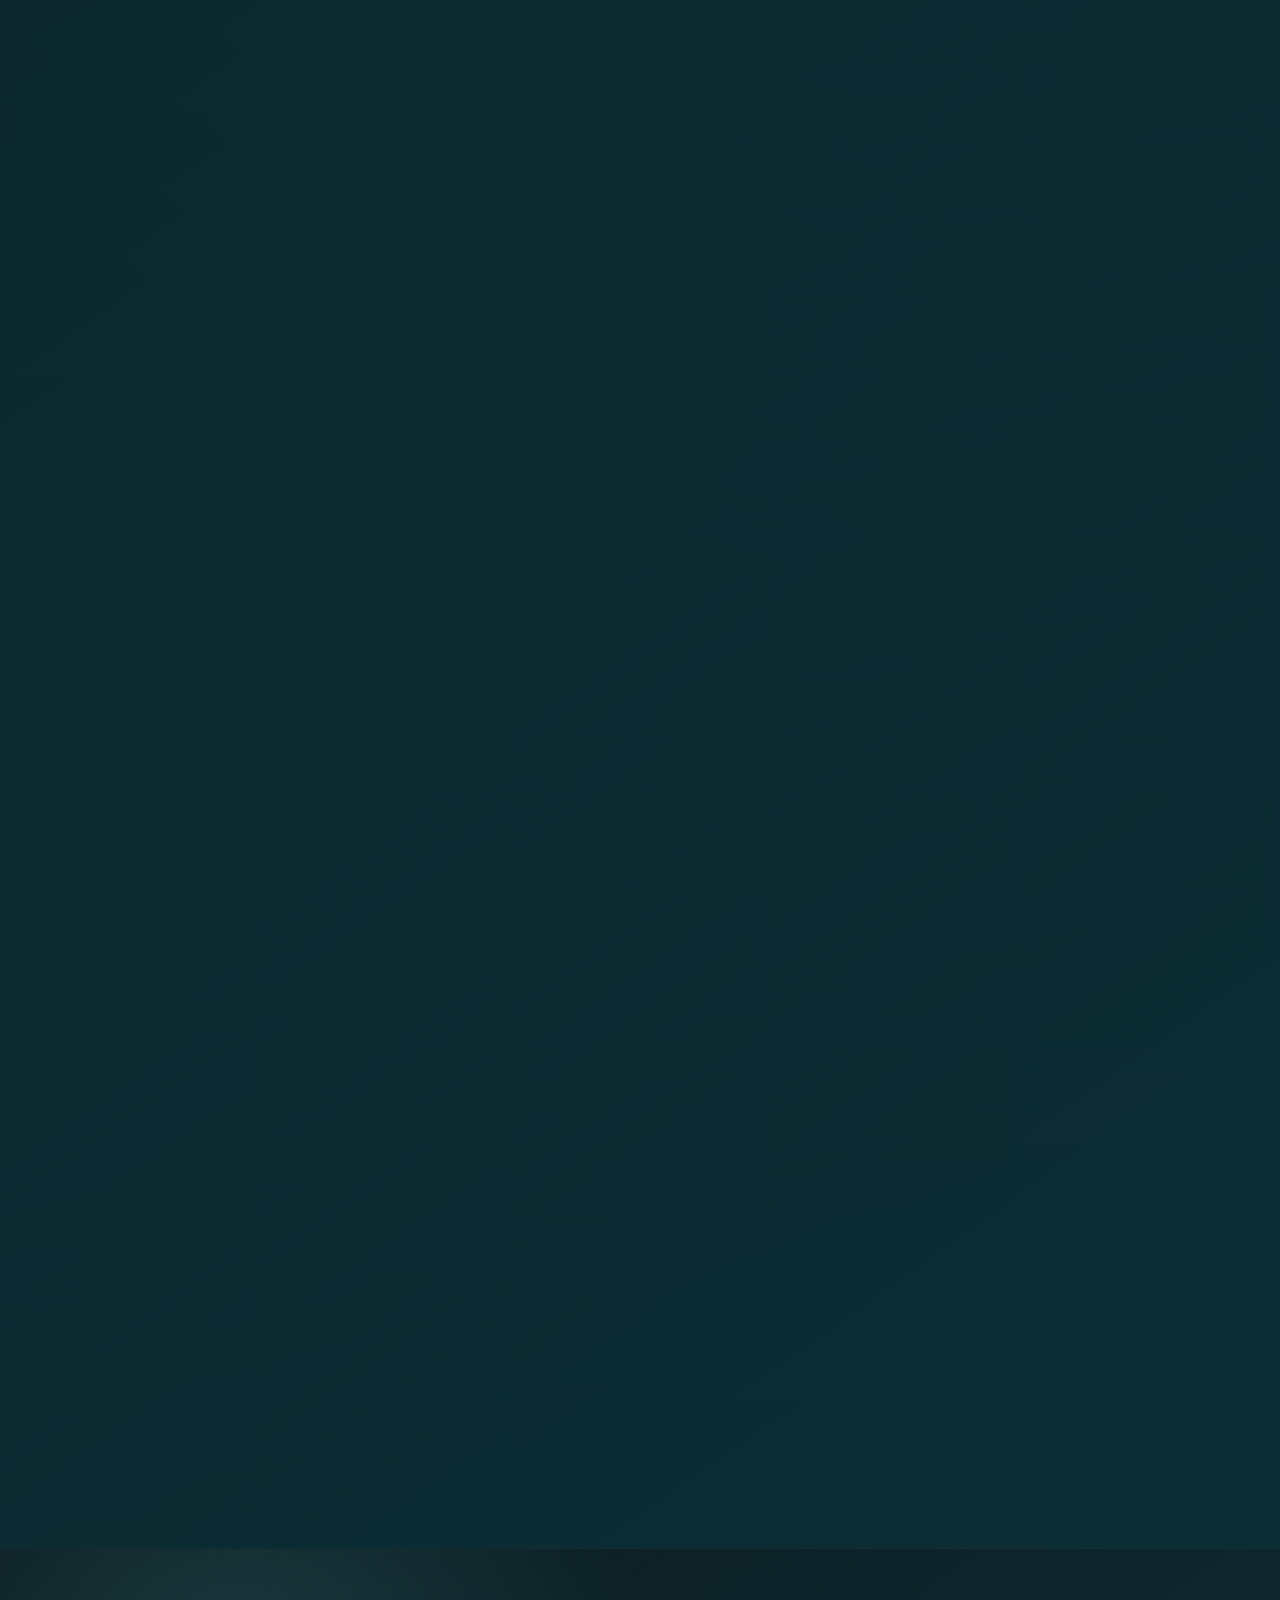
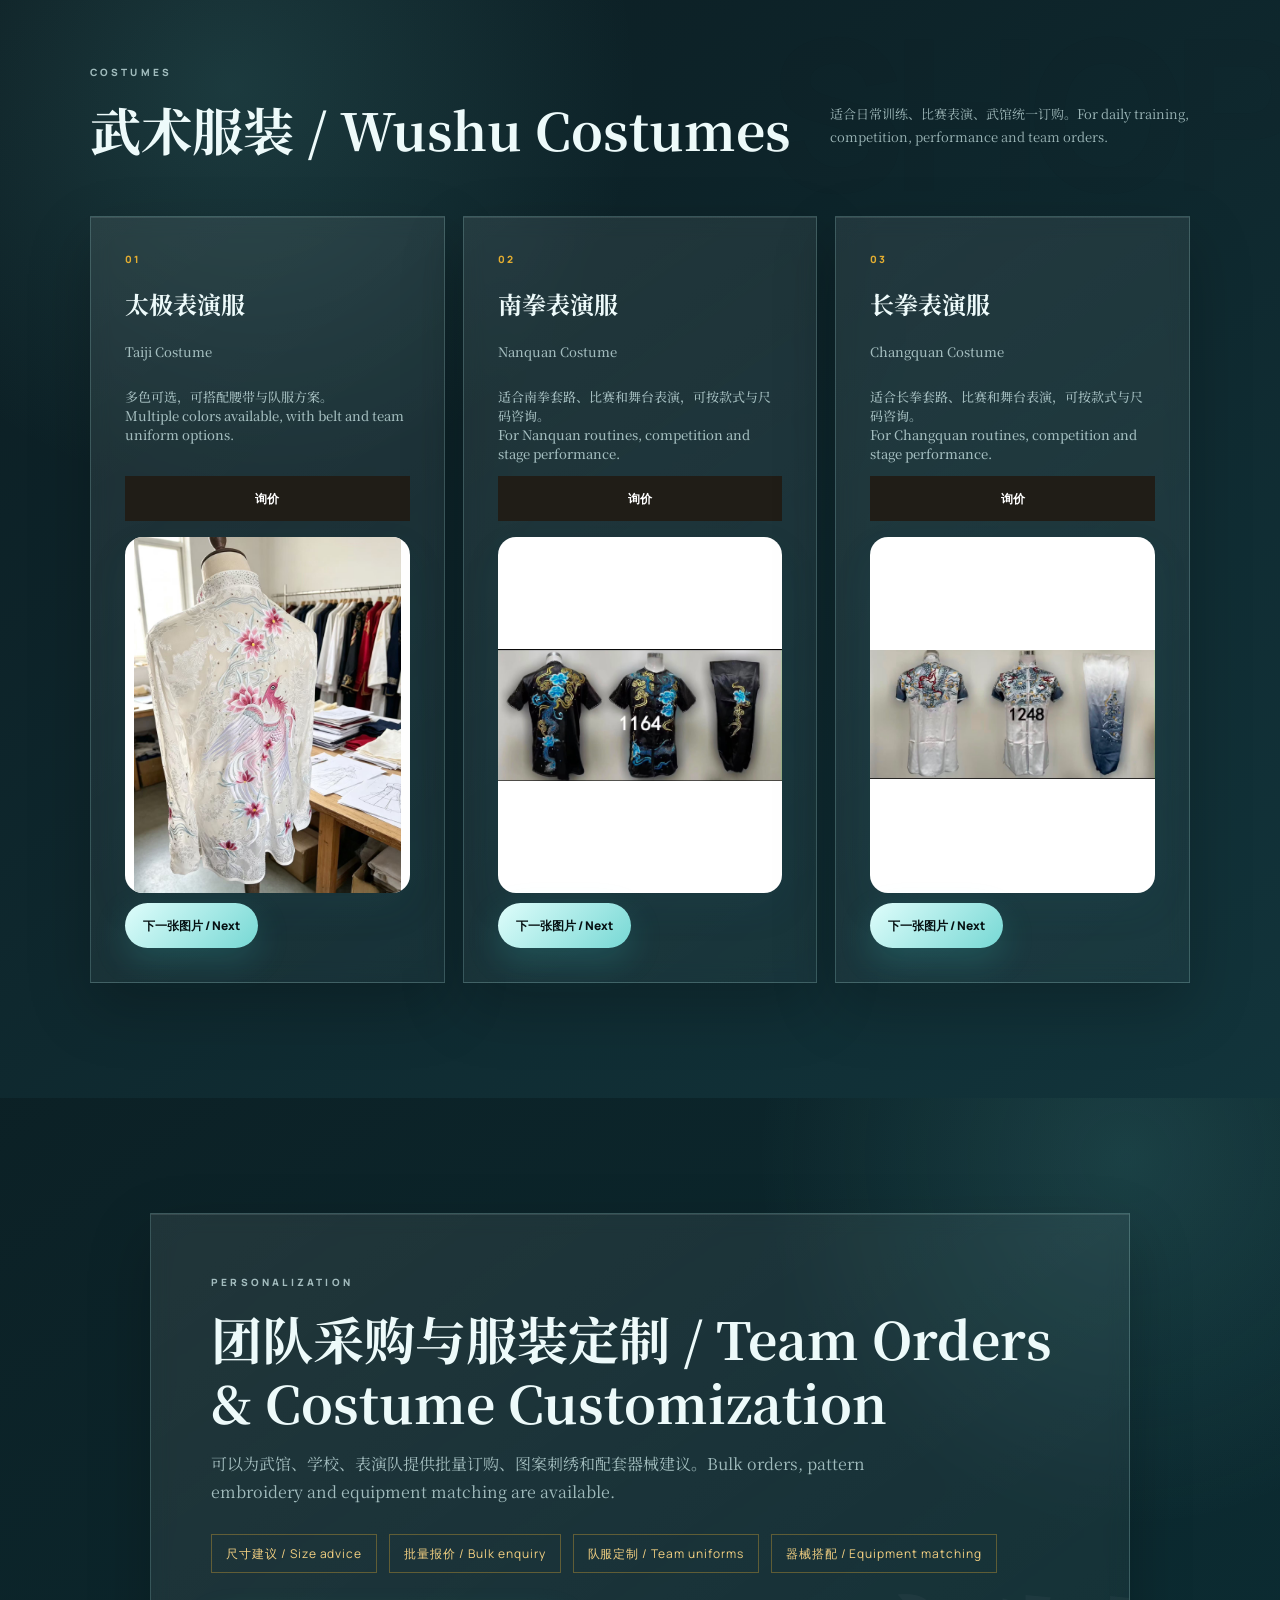
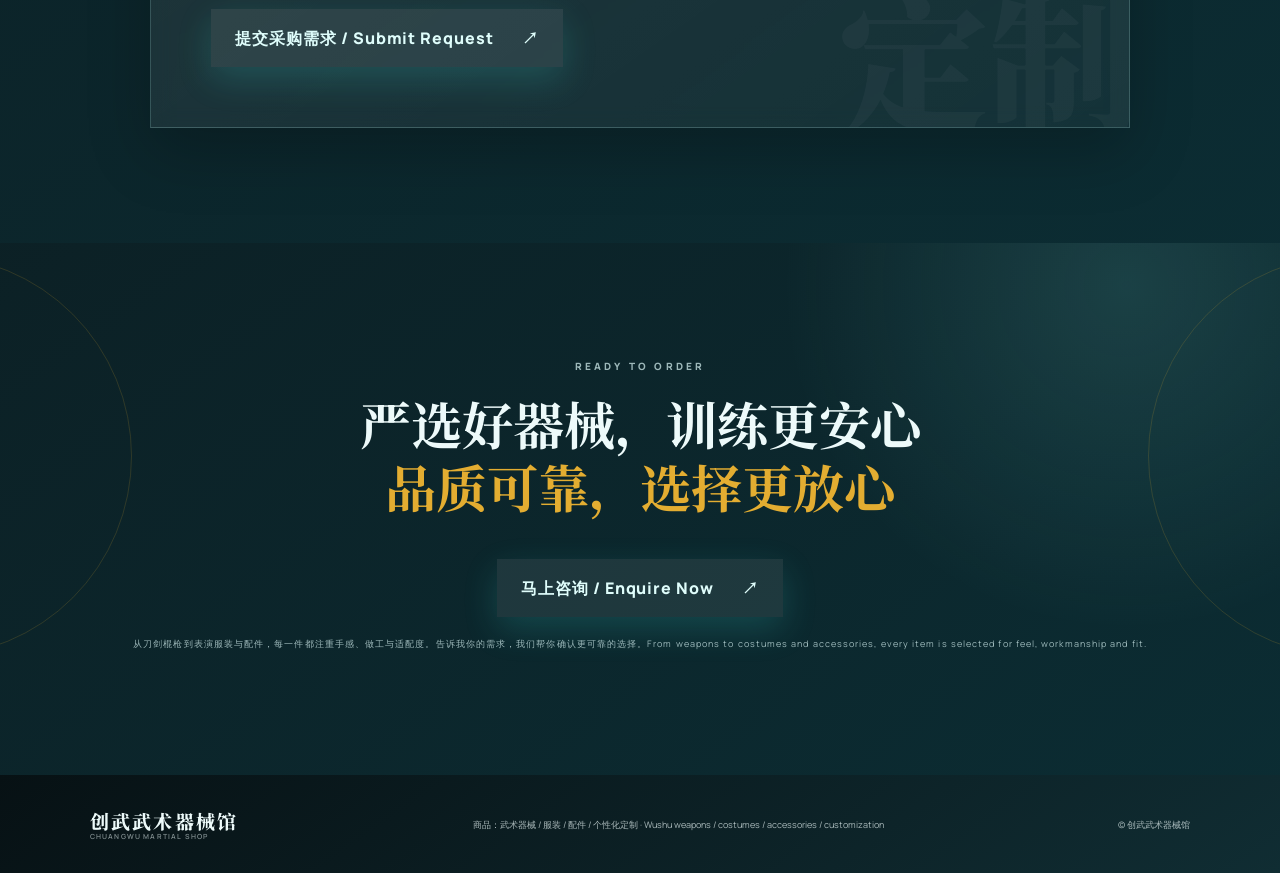
<file: github-upload 5/index.html>
<!doctype html>
<html lang="zh-CN">
<head>
  <meta charset="UTF-8">
  <meta name="viewport" content="width=device-width, initial-scale=1.0">
  <meta name="theme-color" content="#201d17">
  <title>创武武术器械馆 | Wushu Equipment & Costume Shop</title>
  <meta name="description" content="创武武术器械馆提供武术器械、表演服装与配件咨询。Chuangwu Martial Shop offers wushu weapons, performance costumes and training accessories.">
  <link rel="canonical" href="https://chuangwusports.com/">
  <meta property="og:title" content="创武武术器械馆 | Chuangwu Martial Shop">
  <meta property="og:description" content="新加坡武术器械、武术服装与训练配件咨询。Wushu weapons, costumes and accessories in Singapore.">
  <meta property="og:url" content="https://chuangwusports.com/">
  <meta property="og:type" content="website">
  <link rel="preconnect" href="https://fonts.googleapis.com">
  <link rel="preconnect" href="https://fonts.gstatic.com" crossorigin>
  <link href="https://fonts.googleapis.com/css2?family=Noto+Serif+SC:wght@500;600;700;900&family=Manrope:wght@400;500;600;700;800&display=swap" rel="stylesheet">
  <link rel="stylesheet" href="styles.css?v=20260828-size-button-gap-2cm">
  <style>
    .hero-shop {
      position: relative;
      overflow: hidden;
      isolation: isolate;
      display: flex !important;
      align-items: flex-end !important;
      justify-content: flex-end !important;
      min-height: min(760px, 92vh);
      padding: clamp(88px, 10vh, 120px) clamp(18px, 4vw, 48px) clamp(20px, 4vh, 36px) !important;
      background:
        linear-gradient(270deg, rgba(4, 25, 30, .30) 0%, rgba(4, 25, 30, .08) 38%, rgba(4, 25, 30, .01) 72%),
        linear-gradient(180deg, rgba(255, 255, 255, .04) 0%, rgba(4, 25, 30, .02) 54%, rgba(4, 25, 30, .16) 100%),
        url("assets/hero-wushu-comfort-premium.png?v=20260825-position-center-2") 60% center / cover no-repeat,
        #e8f1ee !important;
      color: #fffdf7;
    }

    .hero-shop::before {
      content: "";
      position: absolute;
      inset: 0;
      z-index: 0;
      background:
        radial-gradient(circle at 72% 70%, rgba(125, 245, 238, .10), transparent 30%),
        radial-gradient(circle at 38% 86%, rgba(232, 213, 156, .12), transparent 26%),
        linear-gradient(115deg, transparent 14%, rgba(191, 238, 233, .06) 14.4%, transparent 14.9%);
      opacity: .7;
      pointer-events: none;
    }

    .hero-shop::after {
      display: none;
    }

    .hero-shop .hero-copy {
      position: relative;
      z-index: 2;
    }

    .hero-shop .hero-scroll {
      z-index: 2;
    }

    .hero-shop .hero-copy {
      max-width: 340px;
      backdrop-filter: blur(12px);
      border: 0 !important;
      border-radius: 18px;
      padding: clamp(13px, 1.9vw, 20px);
      background: linear-gradient(145deg, rgba(8, 35, 42, .16), rgba(8, 35, 42, .05));
      box-shadow: 0 12px 34px rgba(0, 0, 0, .08), inset 0 1px 0 rgba(255, 255, 255, .12);
      margin-right: clamp(0px, 2vw, 28px);
    }

    .hero-shop h1,
    .hero-shop .hero-slogan,
    .hero-shop .hero-text,
    .hero-shop .hero-proof {
      color: #fffdf7;
      text-shadow: 0 2px 16px rgba(0, 0, 0, .72);
    }

    .hero-shop h1 {
      font-size: clamp(26px, 3.4vw, 44px) !important;
      line-height: 1;
      margin-bottom: 8px;
    }

    .hero-shop h1 em {
      color: #bfeee9;
    }

    .hero-shop .eyebrow {
      font-size: 9px !important;
      margin-bottom: 8px;
      color: #fffdf7 !important;
    }

    .hero-shop .hero-slogan {
      font-size: clamp(12px, 1.2vw, 14px) !important;
      margin-bottom: 6px;
    }

    .hero-shop .hero-text {
      font-size: 13px !important;
      line-height: 1.55;
    }

    .hero-shop .hero-actions {
      margin-top: 12px !important;
    }

    .hero-shop .hero-proof {
      margin-top: 12px !important;
    }

    .hero-shop .hero-actions .button,
    .hero-shop .hero-actions .text-link {
      font-size: 12px !important;
      padding: 9px 14px !important;
    }

    .hero-shop .hero-proof {
      font-size: 12px !important;
    }

    @media (max-width: 760px) {
      .hero-shop {
        min-height: 78vh;
        justify-content: flex-start !important;
        padding: 92px 12px 18px !important;
        background:
          linear-gradient(270deg, rgba(4, 25, 30, .26) 0%, rgba(4, 25, 30, .08) 46%, rgba(4, 25, 30, .01) 100%),
          linear-gradient(180deg, rgba(255,255,255,.03), rgba(4,25,30,.10)),
          url("assets/hero-wushu-comfort-premium.png?v=20260827-mobile-hero-right") 56% center / cover no-repeat,
          #e8f1ee !important;
      }

      .hero-shop .hero-copy {
        width: min(47vw, 190px);
        max-width: 190px;
        padding: 9px;
        border-radius: 12px;
        margin: 0;
        background: linear-gradient(145deg, rgba(6, 28, 34, .12), rgba(6, 28, 34, .03));
        backdrop-filter: blur(3px);
        box-shadow: 0 8px 20px rgba(0, 0, 0, .06), inset 0 1px 0 rgba(255, 255, 255, .08);
      }

      .hero-shop h1 {
        font-size: clamp(17px, 4.9vw, 23px) !important;
        margin-bottom: 4px;
      }

      .hero-shop .hero-slogan {
        font-size: 8px !important;
        line-height: 1.38;
      }

      .hero-shop .hero-text {
        font-size: 8px !important;
        line-height: 1.4;
        margin: 7px 0 8px;
      }

      .hero-shop .eyebrow {
        font-size: 7px !important;
        letter-spacing: .2em;
        margin-bottom: 5px;
        color: #fffdf7 !important;
      }

      .hero-shop .eyebrow span {
        width: 16px;
      }

      .hero-shop .hero-actions {
        gap: 6px !important;
      }

      .hero-shop .hero-actions .button,
      .hero-shop .hero-actions .text-link {
        min-height: 30px !important;
        padding: 5px 8px !important;
        font-size: 8px !important;
        gap: 7px !important;
      }

      .hero-shop .hero-proof {
        display: none !important;
      }
    }

    .product-art.real-product-image {
      min-height: clamp(240px, 28vw, 330px) !important;
      background-size: contain !important;
      background-position: center !important;
      background-repeat: no-repeat !important;
      background-color: #fff !important;
    }

    .product-art.real-product-image::before,
    .product-art.real-product-image::after {
      display: none !important;
    }

    .product-art.show-full-image {
      background-size: contain !important;
      background-color: #fff !important;
    }

    .product-art.show-original-image {
      background-size: contain !important;
      background-color: #fff !important;
    }

    .product-art.white-product-image {
      background-color: #fff !important;
      background-blend-mode: normal !important;
    }

    .size-options,
    .gender-options {
      display: flex;
      flex-wrap: wrap;
      gap: 8px;
      margin: 14px 28px 0;
    }

    .size-options {
      margin-bottom: 2cm !important;
    }

    .size-options strong,
    .gender-options strong {
      width: 100%;
      font-size: 10px;
      letter-spacing: .16em;
      color: #dffdfb;
      opacity: .9;
    }

    .size-options button,
    .gender-options button {
      border: 1px solid rgba(223, 253, 251, .72);
      border-radius: 999px;
      padding: 5px 10px;
      font-size: 11px;
      font-weight: 800;
      background: rgba(239, 255, 253, .92);
      color: #061012;
      cursor: pointer;
      transition: .2s;
      box-shadow: 0 8px 18px rgba(0, 0, 0, .18);
    }

    .size-row-break {
      flex-basis: 100%;
      height: 0;
    }

    .size-options button:hover,
    .size-options button.is-selected,
    .gender-options button:hover,
    .gender-options button.is-selected {
      background: linear-gradient(135deg, #fff4b8, #76d8d4);
      color: #061012;
      border-color: #fff4b8;
      box-shadow: 0 10px 24px rgba(118, 216, 212, .28);
    }

    .catalog-images {
      display: flex;
      flex-direction: column;
      gap: 10px;
      margin-top: 16px;
    }

    .catalog-images img {
      width: 100%;
      aspect-ratio: 4 / 5;
      object-fit: contain;
      display: block;
      border-radius: 18px;
      background: #fff;
      box-shadow: 0 16px 36px rgba(34, 92, 101, .12);
    }

    .catalog-next {
      align-self: flex-start;
      border: 1px solid rgba(53, 120, 128, .35);
      border-radius: 999px;
      padding: 8px 14px;
      font-size: 12px;
      font-weight: 800;
      background: #12343b;
      color: #fffdf7;
      cursor: pointer;
    }

    .site-header .brand {
      transform: translateX(-12px);
    }

    .brand-mark {
      width: 48px !important;
      height: 48px !important;
      border-radius: 0 !important;
      background: transparent !important;
      overflow: hidden;
      box-shadow: none !important;
    }

    .brand-mark img {
      width: 100%;
      height: 100%;
      object-fit: contain;
      display: block;
    }

    .brand-mark i {
      display: none !important;
    }

    .site-header nav {
      margin-left: clamp(18px, 3vw, 42px) !important;
      margin-right: auto !important;
      transform: translateX(-18px);
    }

    .site-header .button-small {
      margin-left: 12px;
    }

    @media (max-width: 900px) {
      .site-header nav {
        transform: translateX(-8px);
      }
    }

    body {
      background:
        radial-gradient(circle at 14% 8%, rgba(91, 221, 216, .20), transparent 28%),
        radial-gradient(circle at 86% 42%, rgba(76, 151, 171, .18), transparent 32%),
        linear-gradient(180deg, #071114 0%, #10252a 42%, #071114 100%) !important;
      color: #edfafa !important;
    }

    .shop-categories,
    .philosophy,
    .products.section,
    .products.section.pale,
    .service.section,
    .cta.section {
      background:
        radial-gradient(circle at 88% 8%, rgba(118, 216, 212, .14), transparent 28%),
        linear-gradient(145deg, rgba(12, 33, 38, .96), rgba(12, 48, 55, .88)) !important;
      color: #edfafa !important;
    }

    .products.section.pale {
      background:
        radial-gradient(circle at 18% 12%, rgba(118, 216, 212, .15), transparent 28%),
        linear-gradient(145deg, #0b1b20, #12343b) !important;
    }

    .section-heading h2,
    .philosophy h2,
    .service-card h2,
    .cta h2,
    .product-card h3,
    .catalog-list h3,
    footer,
    footer a {
      color: #edfafa !important;
    }

    .section-kicker,
    .product-en,
    .price-row,
    .catalog-list p,
    .section-heading > p,
    .philosophy p,
    .service-card p,
    .cta p {
      color: rgba(220, 247, 246, .70) !important;
    }

    .product-card > p:not(.tag, .product-en),
    .product-card .tag {
      color: #d8f4ee !important;
      font-family: var(--sans) !important;
      font-weight: 800 !important;
      letter-spacing: .03em;
      text-shadow: 0 2px 14px rgba(0, 0, 0, .45);
      overflow-wrap: anywhere;
      word-break: normal;
    }

    .product-card .tag {
      margin-left: 28px !important;
      margin-right: 28px !important;
      color: #f4c542 !important;
      background: transparent !important;
      border: 0 !important;
      border-radius: 0 !important;
      padding: 0 !important;
      font-size: 10px !important;
      font-weight: 950 !important;
      letter-spacing: .18em;
      opacity: 1 !important;
      box-shadow: none !important;
      text-shadow: 0 2px 12px rgba(0, 0, 0, .58) !important;
    }

    .product-card .price-row {
      display: block !important;
      margin-left: 28px !important;
      margin-right: 28px !important;
      padding-left: 0 !important;
      padding-right: 0 !important;
      text-align: left !important;
    }

    .product-card .price-row span {
      display: block !important;
      margin-left: 0 !important;
      color: #f4c542 !important;
      background: transparent !important;
      border: 0 !important;
      border-radius: 0 !important;
      padding: 0 !important;
      font-size: 10px !important;
      font-weight: 950 !important;
      letter-spacing: .12em !important;
      opacity: 1 !important;
      box-shadow: none !important;
      text-shadow: 0 2px 12px rgba(0, 0, 0, .58) !important;
    }

    .product-card .desc-en {
      display: block;
      margin-top: 4px;
    }

    .product-card,
    .catalog-list > *,
    .service-card {
      background: linear-gradient(145deg, rgba(255, 255, 255, .085), rgba(255, 255, 255, .035)) !important;
      border: 1px solid rgba(189, 248, 244, .20) !important;
      box-shadow: 0 24px 58px rgba(0, 0, 0, .22), inset 0 1px 0 rgba(255, 255, 255, .10) !important;
      backdrop-filter: blur(10px);
    }

    .button,
    .card-link,
    .catalog-next,
    .submit-button {
      background: linear-gradient(135deg, #dffdfb, #76d8d4) !important;
      color: #061012 !important;
      border-color: rgba(191, 238, 233, .72) !important;
      box-shadow: 0 12px 34px rgba(60, 222, 217, .18);
    }

    .product-card .card-link {
      margin-top: auto !important;
      justify-content: flex-start !important;
      position: relative;
      font-size: 17px !important;
      text-align: left !important;
      letter-spacing: .02em;
    }

    .product-card .card-link span {
      position: absolute;
      right: 18px;
    }

    .button-light,
    .text-link {
      background: rgba(255, 255, 255, .08) !important;
      color: #dffdfb !important;
      border-color: rgba(144, 244, 239, .28) !important;
    }

    .size-options button,
    .gender-options button {
      border-color: rgba(223, 253, 251, .72) !important;
      color: #061012 !important;
      background: rgba(239, 255, 253, .94) !important;
    }

    .size-options button:hover,
    .size-options button.is-selected,
    .gender-options button:hover,
    .gender-options button.is-selected {
      background: linear-gradient(135deg, #fff4b8, #76d8d4) !important;
      color: #061012 !important;
      border-color: #fff4b8 !important;
    }

    footer {
      background: linear-gradient(145deg, #071114, #102d33) !important;
      color: #edfafa !important;
    }

    footer p,
    footer small {
      color: rgba(237, 250, 250, .70) !important;
    }

    .site-header {
      background: rgba(5, 17, 20, .46) !important;
      border-color: rgba(189, 248, 244, .16) !important;
      backdrop-filter: blur(18px);
    }

    .site-header a,
    .site-header small {
      color: #edfafa !important;
    }

    .order-dialog {
      background:
        radial-gradient(circle at 12% 8%, rgba(72, 230, 224, .13), transparent 28%),
        linear-gradient(145deg, #071114, #0d2227) !important;
      color: #edfafa !important;
      border: 1px solid rgba(144, 244, 239, .18) !important;
      box-shadow: 0 40px 120px rgba(0, 0, 0, .58) !important;
    }

    .order-dialog input,
    .order-dialog select,
    .order-dialog textarea {
      background: rgba(255, 255, 255, .08) !important;
      color: #edfafa !important;
      border-color: rgba(144, 244, 239, .24) !important;
    }

    .order-dialog input::placeholder,
    .order-dialog textarea::placeholder {
      color: rgba(237, 250, 250, .45) !important;
    }

    .order-dialog label,
    .order-dialog p,
    .order-dialog blockquote {
      color: rgba(237, 250, 250, .78) !important;
    }

    body.order-open::before {
      content: "";
      position: fixed;
      inset: 0;
      z-index: 999;
      background: rgba(2, 8, 10, .72);
      backdrop-filter: blur(5px);
    }

    .order-dialog.is-open {
      display: grid !important;
      position: fixed !important;
      left: 50% !important;
      top: 50% !important;
      transform: translate(-50%, -50%) !important;
      z-index: 1000 !important;
      width: min(900px, calc(100vw - 28px)) !important;
      max-height: calc(100dvh - 28px) !important;
    }

    .order-dialog.is-open::backdrop {
      background: rgba(2, 8, 10, .72);
      backdrop-filter: blur(5px);
    }

    @media(max-width: 900px) {
      .order-dialog.is-open {
        grid-template-columns: 1fr !important;
      }
    }

    @media(max-width: 560px) {
      .site-header > .button {
        display: inline-flex !important;
        min-height: 38px !important;
        padding: 8px 12px !important;
        font-size: 11px !important;
        gap: 8px !important;
      }

      .order-dialog.is-open {
        top: max(76px, env(safe-area-inset-top)) !important;
        transform: translateX(-50%) !important;
        max-height: calc(100dvh - max(96px, env(safe-area-inset-top)) - 20px) !important;
        overflow: auto !important;
        width: calc(100vw - 26px) !important;
      }

      .order-dialog::before {
        content: "商品咨询 / Order Enquiry";
        position: sticky;
        top: 0;
        z-index: 4;
        display: block;
        padding: 16px 58px 12px 24px;
        background: rgba(6, 18, 21, .96);
        border-bottom: 1px solid rgba(144, 244, 239, .18);
        color: #edfafa;
        font-weight: 900;
        letter-spacing: .06em;
      }

      .order-dialog form {
        padding-top: 26px !important;
      }

      .dialog-close {
        position: sticky !important;
        float: right;
        top: 8px !important;
        right: 10px !important;
        z-index: 6 !important;
        margin: 8px 10px -48px auto;
      }
    }
  </style>
</head>
<body>
  <header class="site-header">
    <a class="brand" href="#top" aria-label="创武武术器械馆首页">
      <span>创武武术器械馆<small>CHUANGWU MARTIAL SHOP</small></span>
    </a>
    <nav aria-label="主导航">
      <a href="#products">器械 <small>WEAPONS</small></a>
      <a href="#uniforms">服装 <small>COSTUMES</small></a>
      <a href="#service">服务 <small>SERVICE</small></a>
    </nav>
    <button class="button button-small" data-open-order>咨询下单 / Enquire</button>
  </header>

  <main id="top">
    <section class="hero hero-shop">
      <div class="hero-copy reveal">
        <p class="eyebrow"><span></span> WUSHU EQUIPMENT · SINGAPORE</p>
        <h1>武术器械<br><em>一站配齐</em></h1>
        <p class="hero-slogan">刀 · 剑 · 棍 · 枪 · 服装 · 配件 / Broadswords · Swords · Cudgels · Spears · Costumes · Accessories</p>
        <p class="hero-text">创武武术器械馆为学员、教练、武馆与学校提供刀剑棍枪服装和配件选购服务。For students, coaches, schools and training centers.</p>
        <div class="hero-actions">
          <a class="button" href="#products">浏览商品 / Shop <span>↓</span></a>
          <button class="text-link" data-open-order>我要询价 / Enquire <span>↗</span></button>
        </div>
        <div class="hero-proof">
          <div class="avatars" aria-hidden="true"><b>刀</b><b>剑</b><b>棍</b><b>枪</b></div>
          <p><strong>训练 / 表演 / 比赛</strong><br><span>Kids · Adults · Team Orders</span></p>
        </div>
      </div>
      <div class="hero-scroll" aria-hidden="true">SHOP <span></span></div>
    </section>

    <section class="shop-categories" aria-label="商品分类"></section>

    <section class="philosophy">
      <p class="section-kicker">CHUANGWU SELECTION</p>
      <div>
        <h2>从训练到赛场<br>装备一次<em>配齐</em></h2>
        <p>创武武术器械馆为学员、教练、武馆与学校提供刀剑棍枪服装和配件选购服务。We help students, coaches, schools and training centers choose the right wushu weapons, costumes and accessories.</p>
      </div>
    </section>

    <section class="products section" id="products">
      <div class="section-heading">
        <div><p class="section-kicker">BEST SELLERS</p><h2>热门武术器械 / Popular Wushu Equipment</h2></div>
        <p>先提交需求，再确认库存、尺寸和取货/配送方式。Send your request first, then confirm stock, size and delivery.</p>
      </div>
      <div class="product-grid"></div>
    </section>

    <section class="products section pale" id="uniforms">
      <div class="section-heading">
        <div><p class="section-kicker">COSTUMES</p><h2>武术服装 / Wushu Costumes</h2></div>
        <p>适合日常训练、比赛表演、武馆统一订购。For daily training, competition, performance and team orders.</p>
      </div>
      <div class="catalog-list"></div>
    </section>

    <section class="service section" id="service">
      <div class="service-card reveal">
        <p class="section-kicker">PERSONALIZATION</p>
        <h2>团队采购与服装定制 / Team Orders & Costume Customization</h2>
        <p>可以为武馆、学校、表演队提供批量订购、图案刺绣和配套器械建议。Bulk orders, pattern embroidery and equipment matching are available.</p>
        <div class="service-points"></div>
        <button class="button button-light" data-open-order>提交采购需求 / Submit Request <span>↗</span></button>
      </div>
    </section>

    <section class="cta section">
      <p class="section-kicker">READY TO ORDER</p>
      <h2>严选好器械，训练更安心<br><em>品质可靠，选择更放心</em></h2>
      <button class="button button-light" data-open-order>马上咨询 / Enquire Now <span>↗</span></button>
      <p>从刀剑棍枪到表演服装与配件，每一件都注重手感、做工与适配度。告诉我你的需求，我们帮你确认更可靠的选择。From weapons to costumes and accessories, every item is selected for feel, workmanship and fit.</p>
    </section>
  </main>

  <footer>
    <a class="brand brand-light" href="#top"><span>创武武术器械馆<small>CHUANGWU MARTIAL SHOP</small></span></a>
    <p>商品：武术器械 / 服装 / 配件 / 个性化定制 · Wushu weapons / costumes / accessories / customization</p>
    <p>© 创武武术器械馆</p>
  </footer>

  <div class="order-dialog" id="orderDialog" role="dialog" aria-modal="true" hidden>
    <button class="dialog-close" data-close-order aria-label="关闭窗口">×</button>
    <div class="dialog-intro">
      <p class="section-kicker">ORDER ENQUIRY</p>
      <h2>商品咨询<br>与下单</h2>
      <p>填写你想购买的商品、数量和联系方式，我会尽快确认尺寸、库存与配送。Fill in your item, quantity and contact details.</p>
      <blockquote>“先选对器械，再练出手感。” Choose the right equipment, then train with confidence.</blockquote>
    </div>
    <form id="orderForm" action="https://formsubmit.co/zhouyc1115@gmail.com" method="POST">
      <input type="hidden" name="_subject" value="创武武术器械馆商品咨询 / Chuangwu Martial Shop Enquiry">
      <input type="hidden" name="_template" value="table">
      <input type="hidden" name="_captcha" value="false">
      <input type="hidden" name="_next" value="http://chuangwusports.com/">
      <input type="hidden" name="submitted_at" id="submittedAt" value="">
      <label>姓名 / Name <input name="name" type="text" placeholder="请输入你的姓名 / Your name" required></label>
      <label>联系方式 / Contact <input name="contact" type="text" placeholder="手机号 / WhatsApp / 微信" required></label>
      <label>想购买的商品 / Product
        <select name="product" required><option value="">请选择商品 / Select a product</option></select>
      </label>
      <div class="form-row">
        <label>数量 / Quantity <input name="quantity" type="number" min="1" value="1" required></label>
        <label>用途 / Purpose
          <select name="purpose" required>
            <option value="">请选择 / Select</option>
            <option>日常训练 / Daily Training</option>
            <option>比赛表演 / Competition & Performance</option>
            <option>学校 / 武馆团购 / School or Club Order</option>
            <option>礼物 / 收藏 / Gift or Collection</option>
          </select>
        </label>
      </div>
      <label>备注 / Notes <textarea name="note" rows="3" placeholder="例如 / Example: height 135cm, needs broad sword; or 20 team uniforms with embroidery."></textarea></label>
      <label class="consent"><input type="checkbox" required> <span>我同意使用以上信息进行商品咨询与联络 / I agree to be contacted about this enquiry.</span></label>
      <button class="button submit-button" type="submit">提交咨询 / Submit <span>→</span></button>
    </form>
    <div class="success-state" id="successState" hidden>
      <div class="success-mark">✓</div>
      <p class="section-kicker">ENQUIRY RECEIVED</p>
      <h2>咨询已收到 / Enquiry Received</h2>
      <p>谢谢，我会尽快与你确认商品库存和下单方式。Thank you, we will confirm stock and order details soon.</p>
      <button class="button" data-close-order>好的 / OK</button>
    </div>
  </div>

  <script src="content-new.js?v=20260827-jingsaidao-new"></script>
  <script src="script.js?v=20260826-desc-break"></script>
  <script>
    function renderProductCardsIfNeeded() {
      const productGrid = document.querySelector(".product-grid");
      const products = window.siteContent?.products || [];
      if (!productGrid || productGrid.children.length || !products.length) return;

      const formatDescription = (description) => {
        const text = description || "";
        const formatted = text.replace(/。 ([A-Z])/g, "。<br><span class=\"desc-en\">$1");
        return formatted.includes("desc-en") ? `${formatted}</span>` : formatted;
      };

      productGrid.innerHTML = products.map((product) => {
        const tag = product.tag ? `<p class="tag">${product.tag}</p>` : "";
        return `
          <article class="product-card ${product.featured ? "featured" : ""} reveal">
            <div class="product-art ${product.art || ""}" aria-hidden="true"></div>
            ${tag}
            <p class="product-en">${product.english || ""}</p>
            <h3>${product.name}</h3>
            <p>${formatDescription(product.description)}</p>
            <div class="price-row"><span>${product.note || ""}</span></div>
            <button class="card-link" data-product="${product.name} ${product.english || ""}">咨询这件商品 / Enquire <span>→</span></button>
          </article>
        `;
      }).join("");
    }

    function applyShopEnhancements() {
      renderProductCardsIfNeeded();

      document.querySelectorAll(".product-card").forEach((card) => {
        card.innerHTML = card.innerHTML.replaceAll("undefined", "");
      });

      const productImages = document.querySelectorAll(".product-card .product-art");
      const imagePaths = [
        "assets/xunliandao.jpg",
        "assets/jingsaidao-new.jpg",
        "assets/jingsai-nandao.jpg",
        "assets/xublianjian.jpg",
        "assets/jingsaijian-new.jpg",
        "assets/xunliangun.jpg",
        "assets/jingsaigun.PNG",
        "assets/jingsaigun.PNG",
        "assets/xunlianqiang-new.jpg",
        "assets/jingsaiqiang.jpg",
        "assets/jianshui.jpg",
        "assets/daocai.jpg",
        "assets/daojiandai-new.jpg",
        "assets/wushu-mat.jpeg"
      ];

      imagePaths.forEach((path, index) => {
        const productImage = productImages[index];
        if (!productImage) return;

        productImage.classList.add("real-product-image");
        if (
          path.includes("jingsaidao") ||
          path.includes("xunlianqiang") ||
          path.includes("jingsaiqiang") ||
          path.includes("jianshui") ||
          path.includes("daojiandai")
        ) {
          productImage.classList.add("white-product-image");
        }
        if (path.includes("jingsaiqiang")) productImage.classList.add("show-full-image");
        if (path.includes("daocai")) productImage.classList.add("show-original-image");
        if (path.includes("jianshui")) productImage.classList.add("show-original-image");
        if (path.includes("daojiandai")) productImage.classList.add("show-original-image");
        productImage.style.backgroundImage = `url('${path}')`;
      });

      const products = window.siteContent?.products || [];
      products.forEach((product, index) => {
        const card = document.querySelectorAll(".product-card")[index];
        const priceRow = card?.querySelector(".price-row");
        if (!card || !priceRow) return;

        if (product.name === "剑穗") {
          card.id = "training-accessories";
        }

        if (Array.isArray(product.genders) && product.genders.length > 0 && !card.querySelector(".gender-options")) {
          const genderOptions = document.createElement("div");
          genderOptions.className = "gender-options";
          genderOptions.innerHTML = `<strong>性别选择 / Gender</strong>${product.genders.map((gender) => `<button type="button" data-gender="${gender}">${gender}</button>`).join("")}`;
          priceRow.after(genderOptions);
        }

        if (!Array.isArray(product.sizes) || product.sizes.length === 0 || card.querySelector(".size-options")) return;

        const sizeOptions = document.createElement("div");
        sizeOptions.className = "size-options";
        sizeOptions.innerHTML = `<strong>尺寸选择 / Size</strong>${product.sizes.map((size) => `${size === "女1" ? '<span class="size-row-break"></span>' : ""}<button type="button" data-size="${size}">${size}</button>`).join("")}`;
        const genderOptions = card.querySelector(".gender-options");
        (genderOptions || priceRow).after(sizeOptions);
      });

      const catalogItems = window.siteContent?.catalogItems || [];
      const catalogCards = document.querySelectorAll(".catalog-list > *");
      catalogItems.forEach((item, index) => {
        if (!Array.isArray(item.images) || item.images.length === 0) return;

        const catalogCard = catalogCards[index];
        if (!catalogCard || catalogCard.querySelector(".catalog-images")) return;

        const title = catalogCard.querySelector("h3");
        if (title && item.english && !catalogCard.querySelector(".catalog-en")) {
          const englishName = document.createElement("p");
          englishName.className = "catalog-en";
          englishName.textContent = item.english;
          title.after(englishName);
        }

        const imageWrap = document.createElement("div");
        imageWrap.className = "catalog-images";

        const image = document.createElement("img");
        image.src = item.images[0];
        image.alt = item.name;
        image.loading = "lazy";
        image.dataset.currentIndex = "0";
        imageWrap.append(image);

        if (item.images.length > 1) {
          const nextButton = document.createElement("button");
          nextButton.className = "catalog-next";
          nextButton.type = "button";
          nextButton.textContent = "下一张图片 / Next";
          nextButton.dataset.catalogIndex = String(index);
          imageWrap.append(nextButton);
        }

        catalogCard.append(imageWrap);
      });
    }

    document.addEventListener("click", (event) => {
      const nextButton = event.target.closest("[data-catalog-index]");
      if (!nextButton) return;

      const catalogIndex = Number(nextButton.dataset.catalogIndex);
      const item = window.siteContent?.catalogItems?.[catalogIndex];
      const image = nextButton.closest(".catalog-images")?.querySelector("img");
      if (!item || !Array.isArray(item.images) || !image) return;

      const currentIndex = Number(image.dataset.currentIndex || "0");
      const nextIndex = (currentIndex + 1) % item.images.length;
      image.src = item.images[nextIndex];
      image.dataset.currentIndex = String(nextIndex);
    });

    document.addEventListener("click", (event) => {
      const sizeButton = event.target.closest("[data-size]");
      if (!sizeButton) return;

      const card = sizeButton.closest(".product-card");
      card.querySelectorAll("[data-size]").forEach((button) => button.classList.remove("is-selected"));
      sizeButton.classList.add("is-selected");
      card.dataset.selectedSize = sizeButton.dataset.size;
    });

    document.addEventListener("click", (event) => {
      const genderButton = event.target.closest("[data-gender]");
      if (!genderButton) return;

      const card = genderButton.closest(".product-card");
      card.querySelectorAll("[data-gender]").forEach((button) => button.classList.remove("is-selected"));
      genderButton.classList.add("is-selected");
      card.dataset.selectedGender = genderButton.dataset.gender;
    });

    document.addEventListener("click", (event) => {
      const consultButton = event.target.closest(".product-card .card-link");
      if (!consultButton) return;

      const card = consultButton.closest(".product-card");
      const selectedGender = card?.dataset.selectedGender;
      const selectedSize = card?.dataset.selectedSize;
      if (!selectedGender && !selectedSize) return;

      setTimeout(() => {
        const note = document.querySelector("[name='note']");
        if (!note) return;

        const selectedText = [
          selectedGender ? `选择性别 / Gender：${selectedGender}` : "",
          selectedSize ? `选择尺寸 / Size：${selectedSize}` : ""
        ].filter(Boolean).join("\n");

        if (note.value.includes("选择性别") || note.value.includes("选择尺寸")) return;
        note.value = `${selectedText}${note.value ? `\n${note.value}` : ""}`;
      }, 0);
    });

    applyShopEnhancements();
    document.addEventListener("DOMContentLoaded", applyShopEnhancements);
    window.addEventListener("load", applyShopEnhancements);
    setTimeout(applyShopEnhancements, 300);
    setTimeout(applyShopEnhancements, 1000);
  </script>
</body>
</html>
</file>
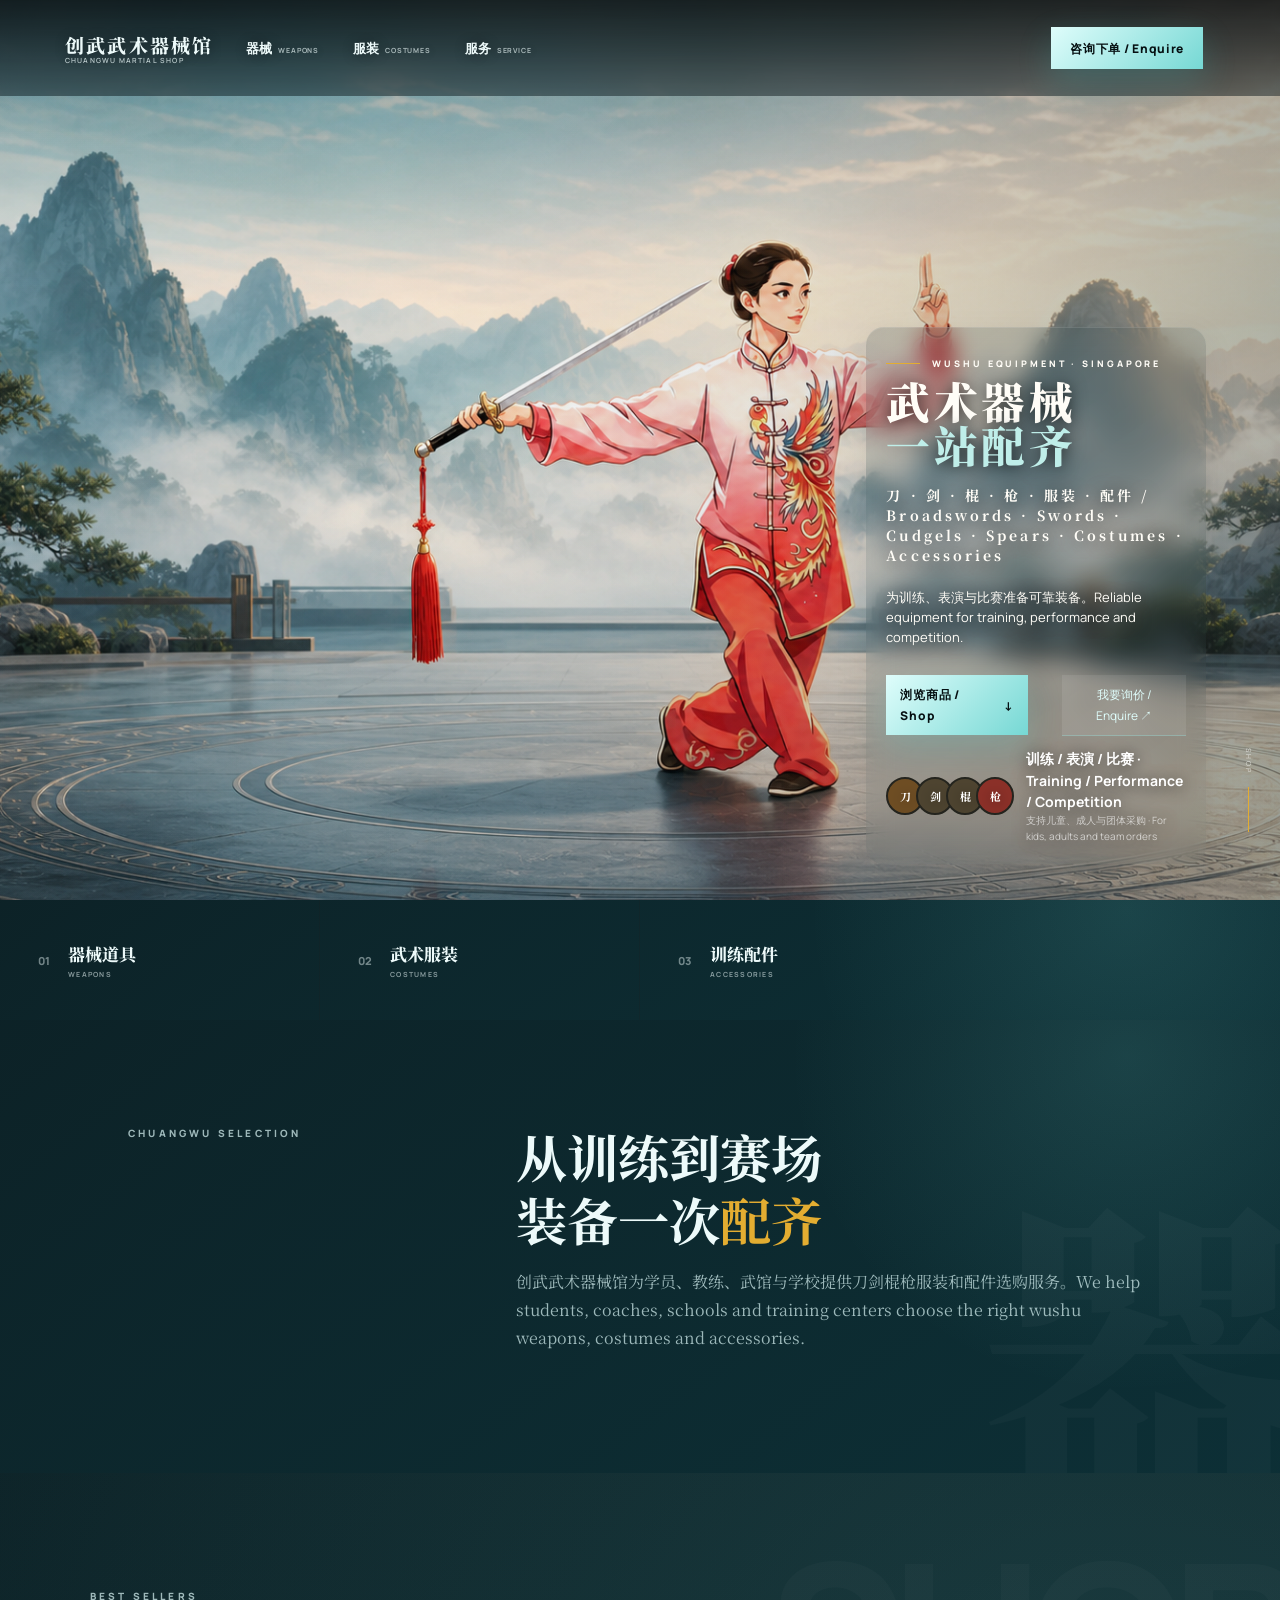
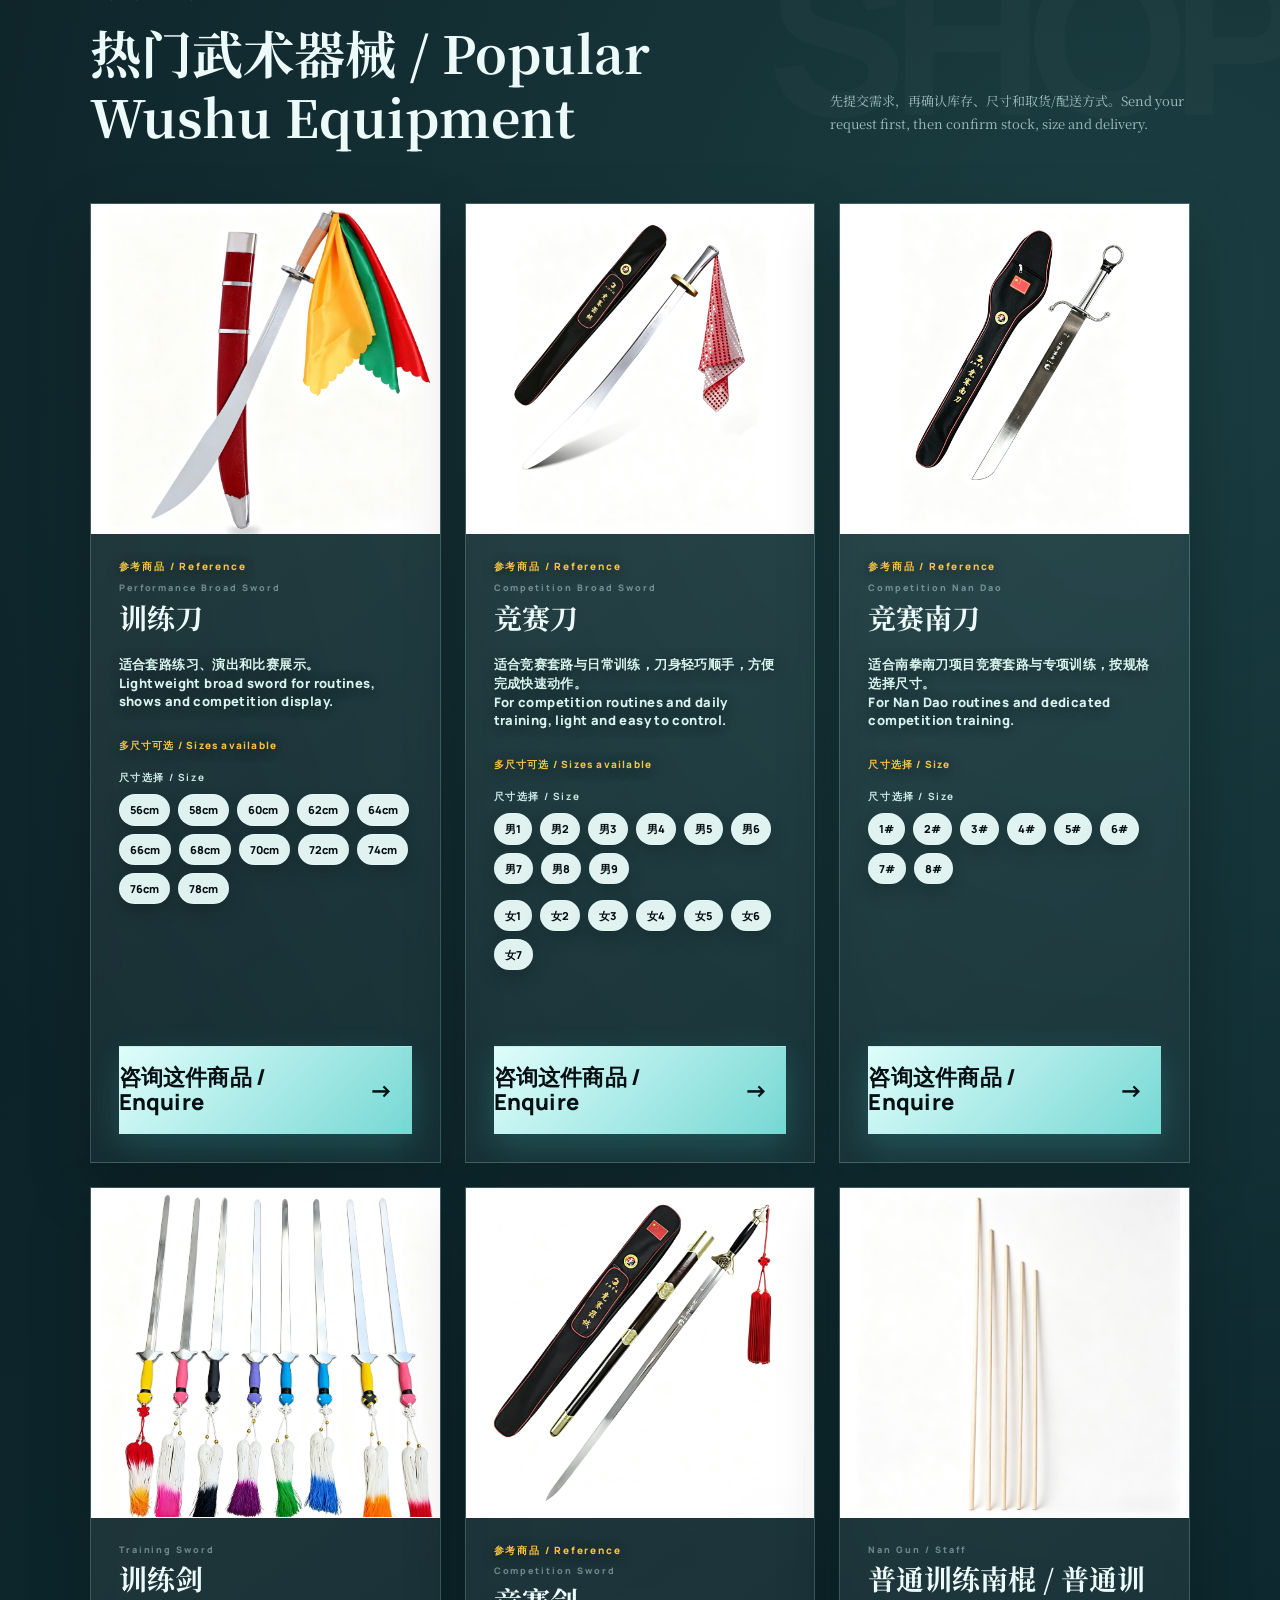
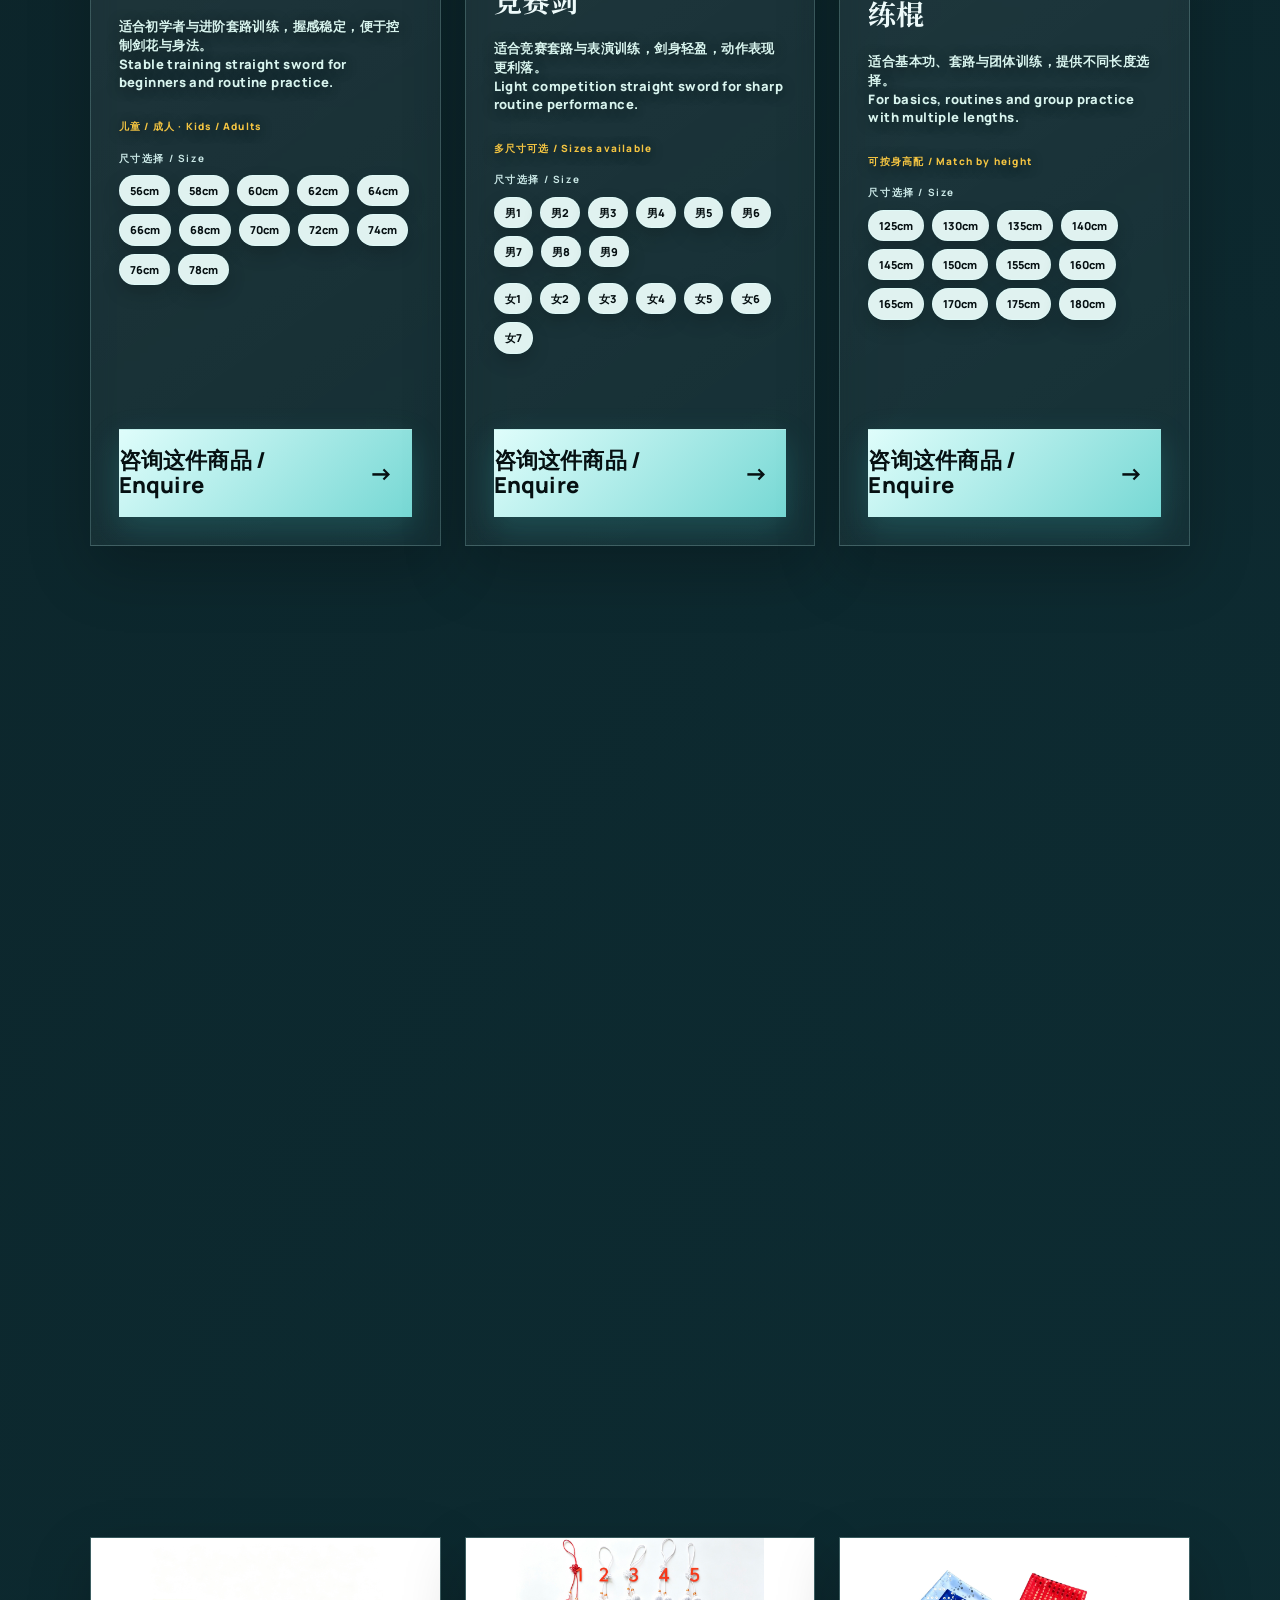
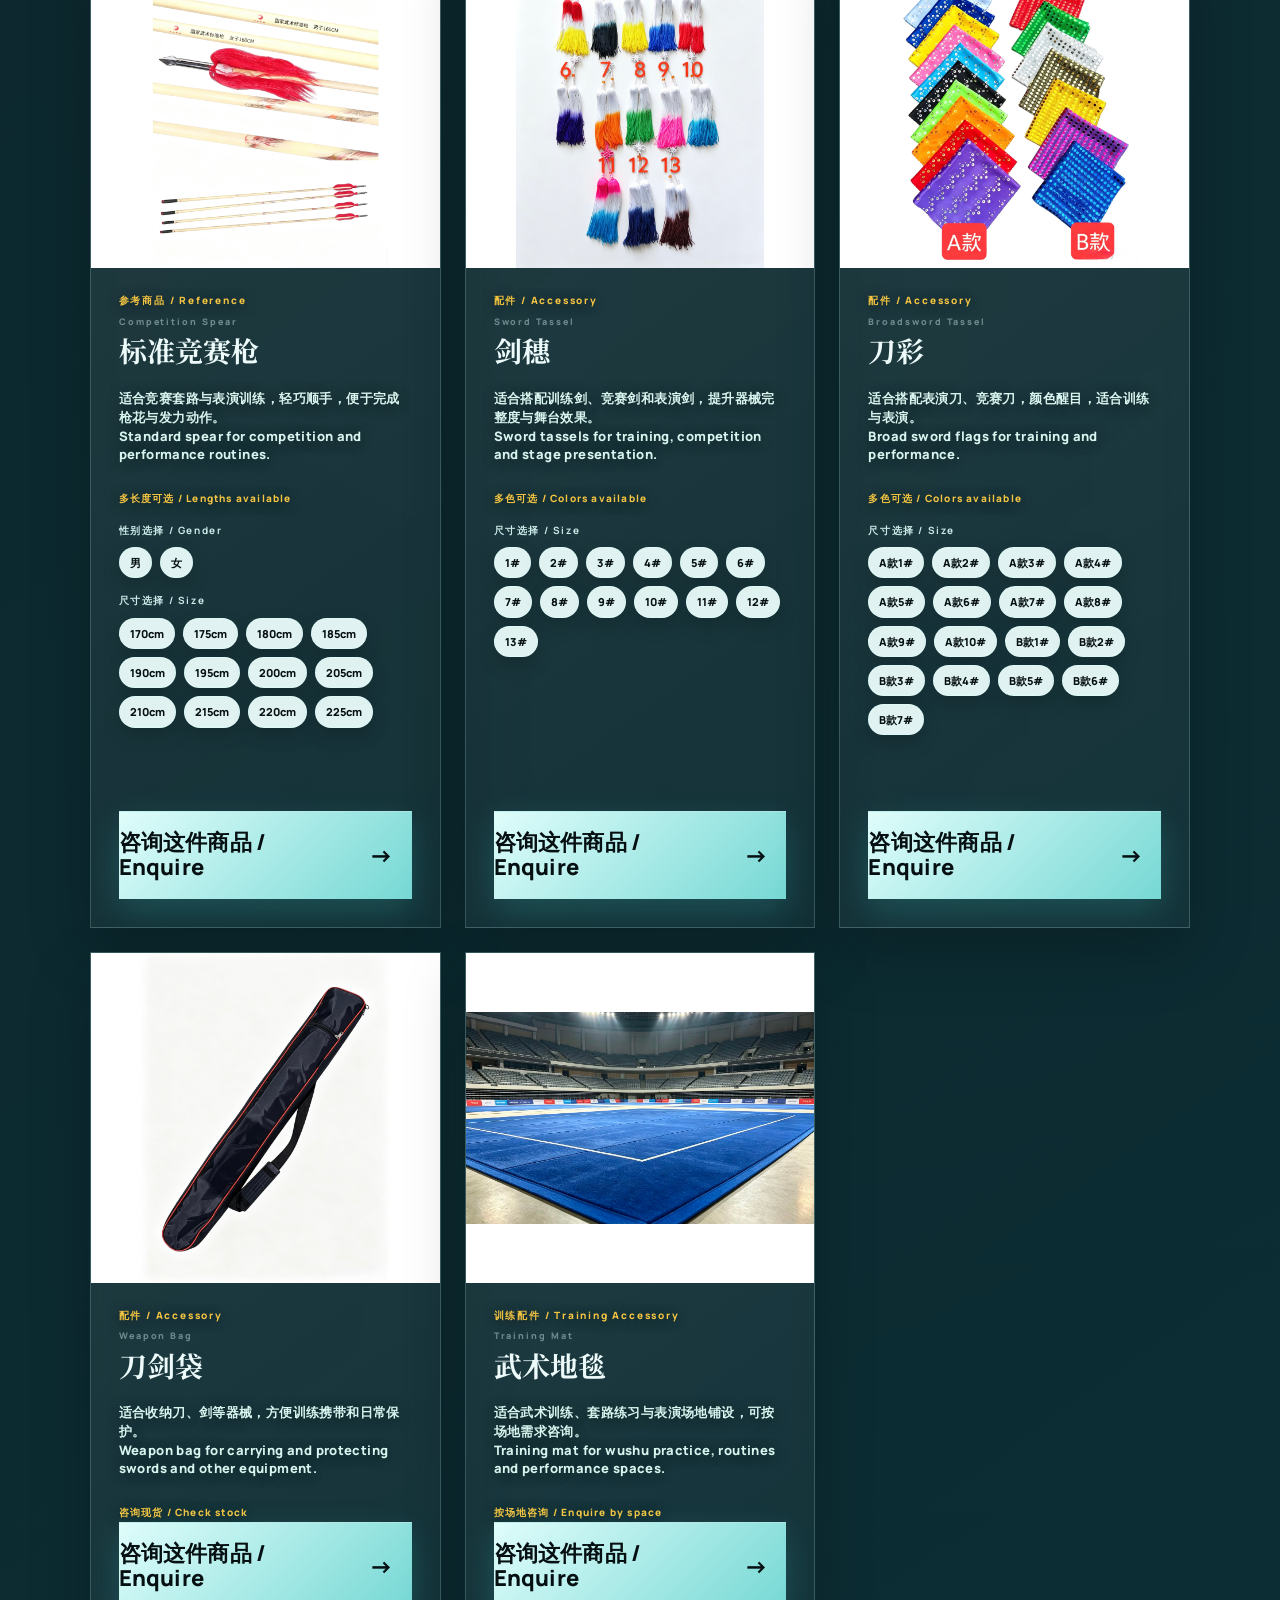
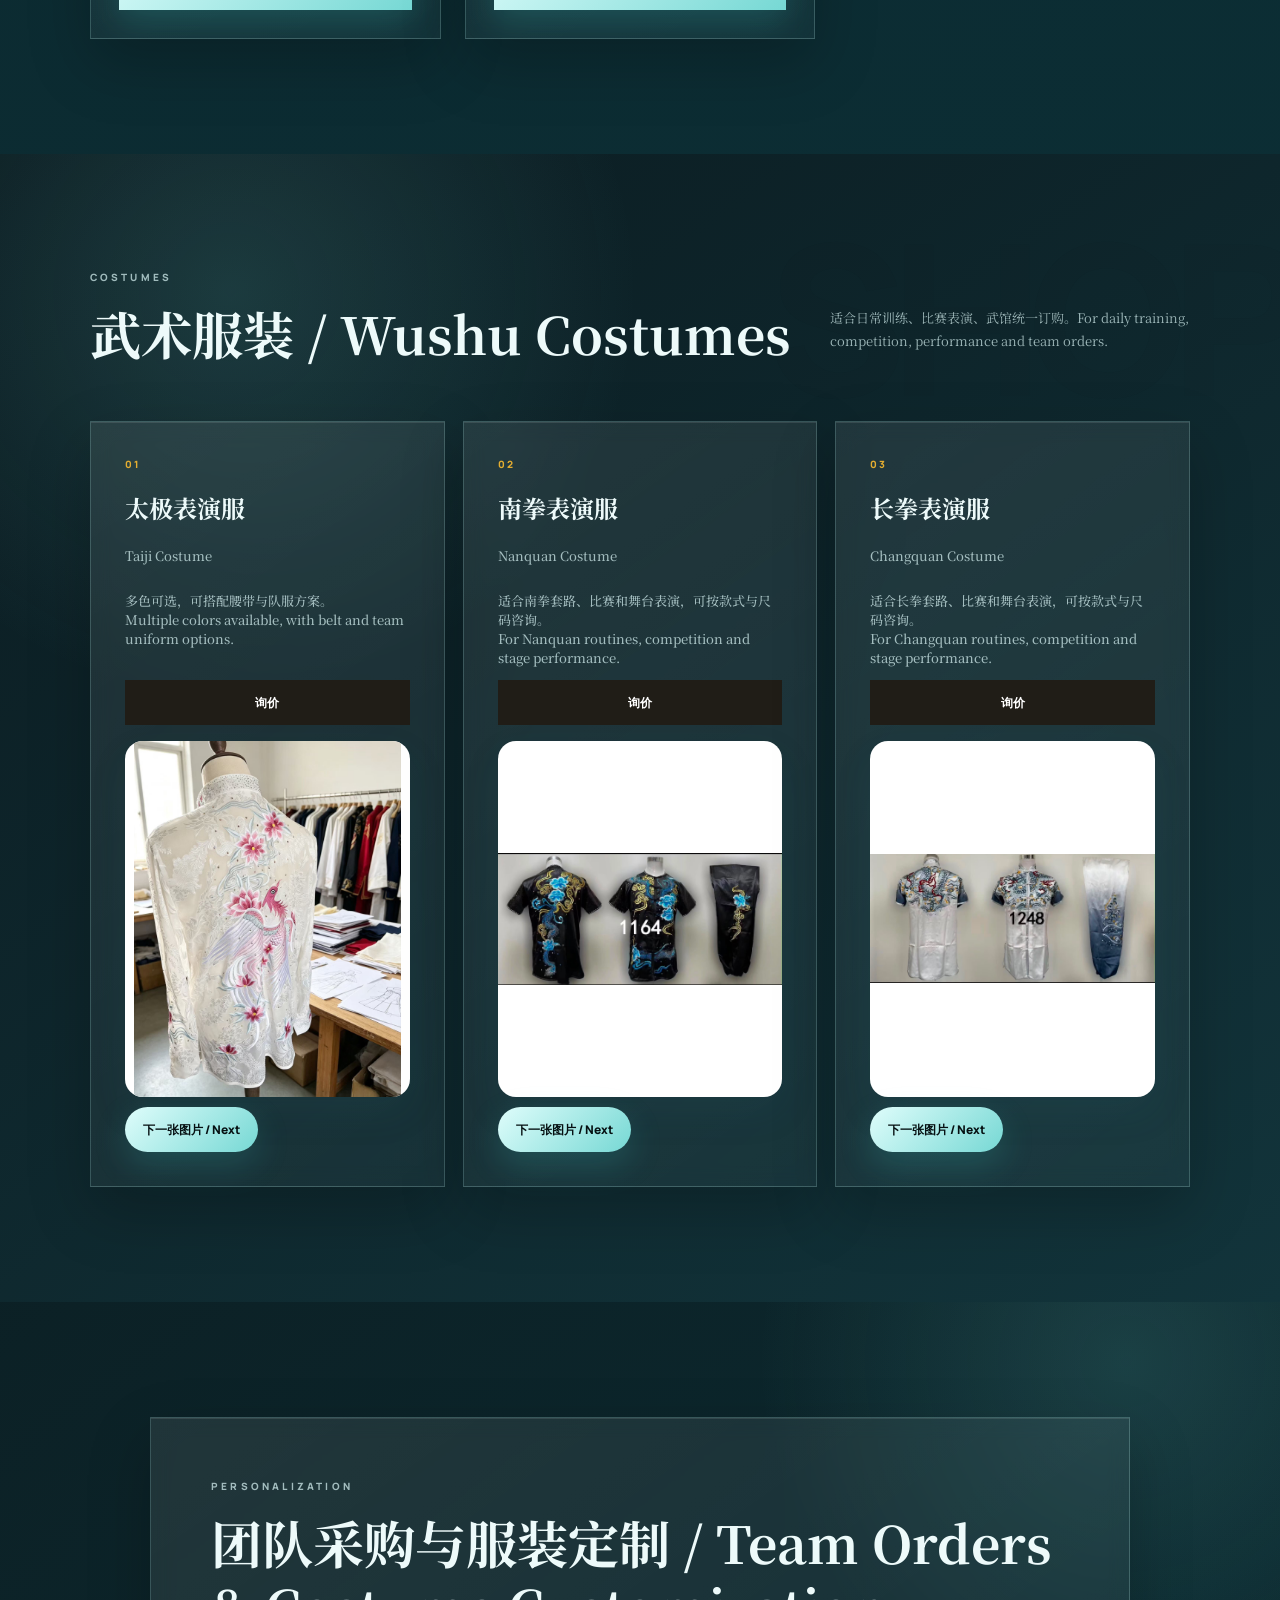
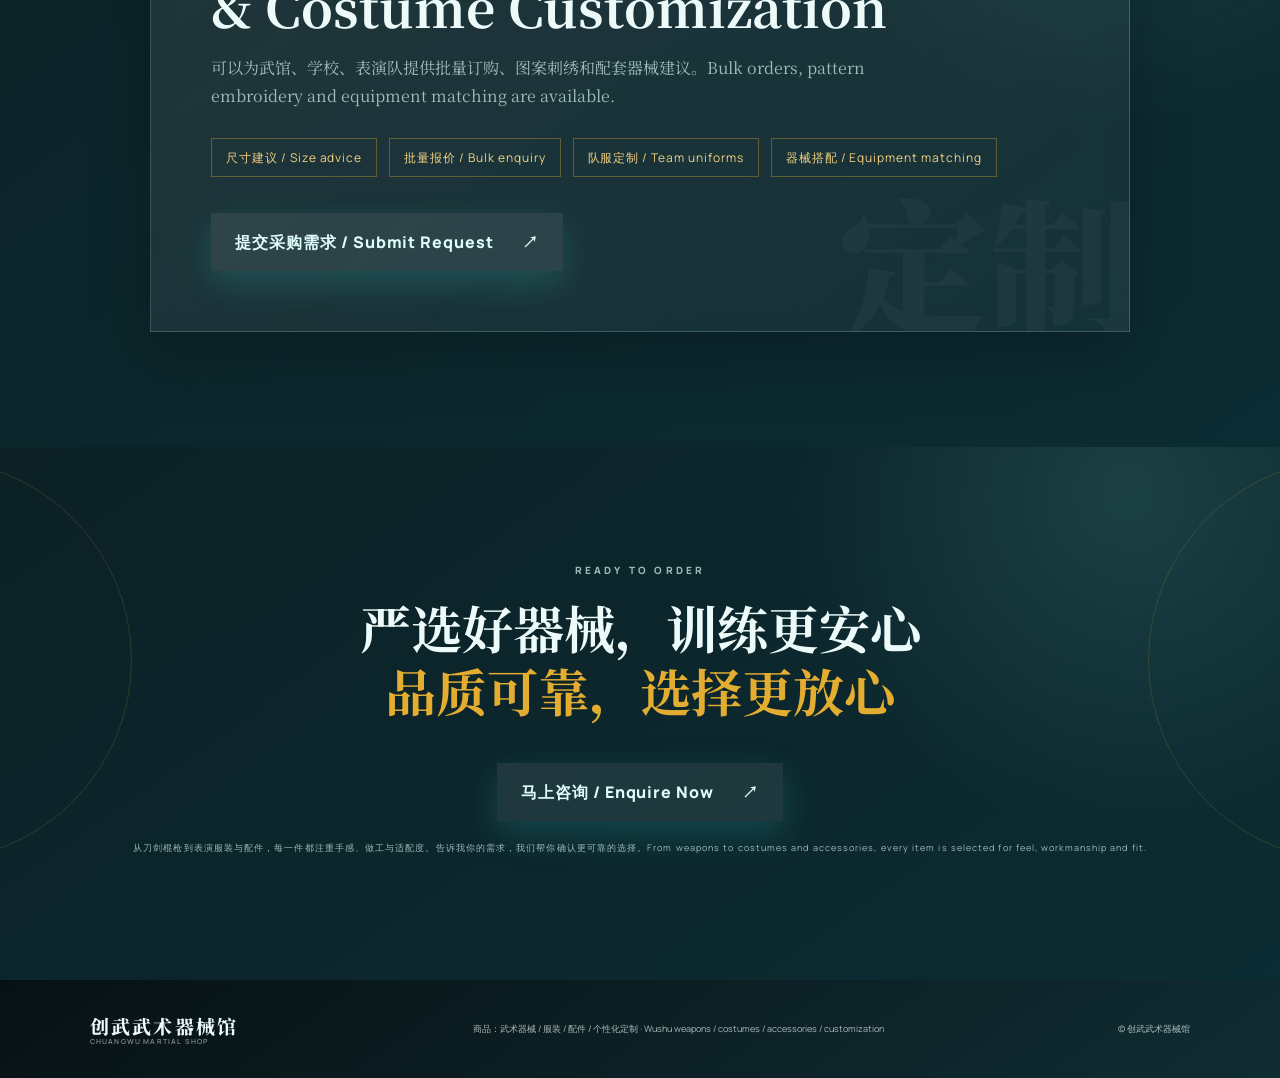
<file: github-upload 6/index.html>
<!doctype html>
<html lang="zh-CN">
<head>
  <meta charset="UTF-8">
  <meta name="viewport" content="width=device-width, initial-scale=1.0">
  <meta name="theme-color" content="#201d17">
  <title>创武武术器械馆 | Wushu Equipment & Costume Shop</title>
  <meta name="description" content="创武武术器械馆提供武术器械、表演服装与配件咨询。Chuangwu Martial Shop offers wushu weapons, performance costumes and training accessories.">
  <link rel="canonical" href="https://chuangwusports.com/">
  <meta property="og:title" content="创武武术器械馆 | Chuangwu Martial Shop">
  <meta property="og:description" content="新加坡武术器械、武术服装与训练配件咨询。Wushu weapons, costumes and accessories in Singapore.">
  <meta property="og:url" content="https://chuangwusports.com/">
  <meta property="og:type" content="website">
  <link rel="preconnect" href="https://fonts.googleapis.com">
  <link rel="preconnect" href="https://fonts.gstatic.com" crossorigin>
  <link href="https://fonts.googleapis.com/css2?family=Noto+Serif+SC:wght@500;600;700;900&family=Manrope:wght@400;500;600;700;800&display=swap" rel="stylesheet">
  <link rel="stylesheet" href="styles.css?v=20260828-enquire-font-final">
  <style>
    .hero-shop {
      position: relative;
      overflow: hidden;
      isolation: isolate;
      display: flex !important;
      align-items: flex-end !important;
      justify-content: flex-end !important;
      min-height: min(760px, 92vh);
      padding: clamp(88px, 10vh, 120px) clamp(18px, 4vw, 48px) clamp(20px, 4vh, 36px) !important;
      background:
        linear-gradient(270deg, rgba(4, 25, 30, .30) 0%, rgba(4, 25, 30, .08) 38%, rgba(4, 25, 30, .01) 72%),
        linear-gradient(180deg, rgba(255, 255, 255, .04) 0%, rgba(4, 25, 30, .02) 54%, rgba(4, 25, 30, .16) 100%),
        url("assets/hero-wushu-comfort-premium.png?v=20260825-position-center-2") 60% center / cover no-repeat,
        #e8f1ee !important;
      color: #fffdf7;
    }

    .hero-shop::before {
      content: "";
      position: absolute;
      inset: 0;
      z-index: 0;
      background:
        radial-gradient(circle at 72% 70%, rgba(125, 245, 238, .10), transparent 30%),
        radial-gradient(circle at 38% 86%, rgba(232, 213, 156, .12), transparent 26%),
        linear-gradient(115deg, transparent 14%, rgba(191, 238, 233, .06) 14.4%, transparent 14.9%);
      opacity: .7;
      pointer-events: none;
    }

    .hero-shop::after {
      display: none;
    }

    .hero-shop .hero-copy {
      position: relative;
      z-index: 2;
    }

    .hero-shop .hero-scroll {
      z-index: 2;
    }

    .hero-shop .hero-copy {
      max-width: 340px;
      backdrop-filter: blur(12px);
      border: 0 !important;
      border-radius: 18px;
      padding: clamp(13px, 1.9vw, 20px);
      background: linear-gradient(145deg, rgba(8, 35, 42, .16), rgba(8, 35, 42, .05));
      box-shadow: 0 12px 34px rgba(0, 0, 0, .08), inset 0 1px 0 rgba(255, 255, 255, .12);
      margin-right: clamp(0px, 2vw, 28px);
    }

    .hero-shop h1,
    .hero-shop .hero-slogan,
    .hero-shop .hero-text,
    .hero-shop .hero-proof {
      color: #fffdf7;
      text-shadow: 0 2px 16px rgba(0, 0, 0, .72);
    }

    .hero-shop h1 {
      font-size: clamp(26px, 3.4vw, 44px) !important;
      line-height: 1;
      margin-bottom: 8px;
    }

    .hero-shop h1 em {
      color: #bfeee9;
    }

    .hero-shop .eyebrow {
      font-size: 9px !important;
      margin-bottom: 8px;
      color: #fffdf7 !important;
    }

    .hero-shop .hero-slogan {
      font-size: clamp(12px, 1.2vw, 14px) !important;
      margin-bottom: 6px;
    }

    .hero-shop .hero-text {
      font-size: 13px !important;
      line-height: 1.55;
    }

    .hero-shop .hero-actions {
      margin-top: 12px !important;
    }

    .hero-shop .hero-proof {
      margin-top: 12px !important;
    }

    .hero-shop .hero-actions .button,
    .hero-shop .hero-actions .text-link {
      font-size: 12px !important;
      padding: 9px 14px !important;
    }

    .hero-shop .hero-proof {
      font-size: 12px !important;
    }

    @media (max-width: 760px) {
      .hero-shop {
        min-height: 78vh;
        justify-content: flex-start !important;
        padding: 92px 12px 18px !important;
        background:
          linear-gradient(270deg, rgba(4, 25, 30, .26) 0%, rgba(4, 25, 30, .08) 46%, rgba(4, 25, 30, .01) 100%),
          linear-gradient(180deg, rgba(255,255,255,.03), rgba(4,25,30,.10)),
          url("assets/hero-wushu-comfort-premium.png?v=20260827-mobile-hero-right") 56% center / cover no-repeat,
          #e8f1ee !important;
      }

      .hero-shop .hero-copy {
        width: min(47vw, 190px);
        max-width: 190px;
        padding: 9px;
        border-radius: 12px;
        margin: 0;
        background: linear-gradient(145deg, rgba(6, 28, 34, .12), rgba(6, 28, 34, .03));
        backdrop-filter: blur(3px);
        box-shadow: 0 8px 20px rgba(0, 0, 0, .06), inset 0 1px 0 rgba(255, 255, 255, .08);
      }

      .hero-shop h1 {
        font-size: clamp(17px, 4.9vw, 23px) !important;
        margin-bottom: 4px;
      }

      .hero-shop .hero-slogan {
        font-size: 8px !important;
        line-height: 1.38;
      }

      .hero-shop .hero-text {
        font-size: 8px !important;
        line-height: 1.4;
        margin: 7px 0 8px;
      }

      .hero-shop .eyebrow {
        font-size: 7px !important;
        letter-spacing: .2em;
        margin-bottom: 5px;
        color: #fffdf7 !important;
      }

      .hero-shop .eyebrow span {
        width: 16px;
      }

      .hero-shop .hero-actions {
        gap: 6px !important;
      }

      .hero-shop .hero-actions .button,
      .hero-shop .hero-actions .text-link {
        min-height: 30px !important;
        padding: 5px 8px !important;
        font-size: 8px !important;
        gap: 7px !important;
      }

      .hero-shop .hero-proof {
        display: none !important;
      }
    }

    .product-art.real-product-image {
      min-height: clamp(240px, 28vw, 330px) !important;
      background-size: contain !important;
      background-position: center !important;
      background-repeat: no-repeat !important;
      background-color: #fff !important;
    }

    .product-art.real-product-image::before,
    .product-art.real-product-image::after {
      display: none !important;
    }

    .product-art.show-full-image {
      background-size: contain !important;
      background-color: #fff !important;
    }

    .product-art.show-original-image {
      background-size: contain !important;
      background-color: #fff !important;
    }

    .product-art.white-product-image {
      background-color: #fff !important;
      background-blend-mode: normal !important;
    }

    .size-options,
    .gender-options {
      display: flex;
      flex-wrap: wrap;
      gap: 8px;
      margin: 14px 28px 0;
    }

    .size-options {
      margin-bottom: 2cm !important;
    }

    .size-options strong,
    .gender-options strong {
      width: 100%;
      font-size: 10px;
      letter-spacing: .16em;
      color: #dffdfb;
      opacity: .9;
    }

    .size-options button,
    .gender-options button {
      border: 1px solid rgba(223, 253, 251, .72);
      border-radius: 999px;
      padding: 5px 10px;
      font-size: 11px;
      font-weight: 800;
      background: rgba(239, 255, 253, .92);
      color: #061012;
      cursor: pointer;
      transition: .2s;
      box-shadow: 0 8px 18px rgba(0, 0, 0, .18);
    }

    .size-row-break {
      flex-basis: 100%;
      height: 0;
    }

    .size-options button:hover,
    .size-options button.is-selected,
    .gender-options button:hover,
    .gender-options button.is-selected {
      background: linear-gradient(135deg, #fff4b8, #76d8d4);
      color: #061012;
      border-color: #fff4b8;
      box-shadow: 0 10px 24px rgba(118, 216, 212, .28);
    }

    .catalog-images {
      display: flex;
      flex-direction: column;
      gap: 10px;
      margin-top: 16px;
    }

    .catalog-images img {
      width: 100%;
      aspect-ratio: 4 / 5;
      object-fit: contain;
      display: block;
      border-radius: 18px;
      background: #fff;
      box-shadow: 0 16px 36px rgba(34, 92, 101, .12);
    }

    .catalog-next {
      align-self: flex-start;
      border: 1px solid rgba(53, 120, 128, .35);
      border-radius: 999px;
      padding: 8px 14px;
      font-size: 12px;
      font-weight: 800;
      background: #12343b;
      color: #fffdf7;
      cursor: pointer;
    }

    .site-header .brand {
      transform: translateX(-12px);
    }

    .brand-mark {
      width: 48px !important;
      height: 48px !important;
      border-radius: 0 !important;
      background: transparent !important;
      overflow: hidden;
      box-shadow: none !important;
    }

    .brand-mark img {
      width: 100%;
      height: 100%;
      object-fit: contain;
      display: block;
    }

    .brand-mark i {
      display: none !important;
    }

    .site-header nav {
      margin-left: clamp(18px, 3vw, 42px) !important;
      margin-right: auto !important;
      transform: translateX(-18px);
    }

    .site-header .button-small {
      margin-left: 12px;
    }

    @media (max-width: 900px) {
      .site-header nav {
        transform: translateX(-8px);
      }
    }

    body {
      background:
        radial-gradient(circle at 14% 8%, rgba(91, 221, 216, .20), transparent 28%),
        radial-gradient(circle at 86% 42%, rgba(76, 151, 171, .18), transparent 32%),
        linear-gradient(180deg, #071114 0%, #10252a 42%, #071114 100%) !important;
      color: #edfafa !important;
    }

    .shop-categories,
    .philosophy,
    .products.section,
    .products.section.pale,
    .service.section,
    .cta.section {
      background:
        radial-gradient(circle at 88% 8%, rgba(118, 216, 212, .14), transparent 28%),
        linear-gradient(145deg, rgba(12, 33, 38, .96), rgba(12, 48, 55, .88)) !important;
      color: #edfafa !important;
    }

    .products.section.pale {
      background:
        radial-gradient(circle at 18% 12%, rgba(118, 216, 212, .15), transparent 28%),
        linear-gradient(145deg, #0b1b20, #12343b) !important;
    }

    .section-heading h2,
    .philosophy h2,
    .service-card h2,
    .cta h2,
    .product-card h3,
    .catalog-list h3,
    footer,
    footer a {
      color: #edfafa !important;
    }

    .section-kicker,
    .product-en,
    .price-row,
    .catalog-list p,
    .section-heading > p,
    .philosophy p,
    .service-card p,
    .cta p {
      color: rgba(220, 247, 246, .70) !important;
    }

    .product-card > p:not(.tag, .product-en),
    .product-card .tag {
      color: #d8f4ee !important;
      font-family: var(--sans) !important;
      font-weight: 800 !important;
      letter-spacing: .03em;
      text-shadow: 0 2px 14px rgba(0, 0, 0, .45);
      overflow-wrap: anywhere;
      word-break: normal;
    }

    .product-card .tag {
      margin-left: 28px !important;
      margin-right: 28px !important;
      color: #f4c542 !important;
      background: transparent !important;
      border: 0 !important;
      border-radius: 0 !important;
      padding: 0 !important;
      font-size: 10px !important;
      font-weight: 950 !important;
      letter-spacing: .18em;
      opacity: 1 !important;
      box-shadow: none !important;
      text-shadow: 0 2px 12px rgba(0, 0, 0, .58) !important;
    }

    .product-card .price-row {
      display: block !important;
      margin-left: 28px !important;
      margin-right: 28px !important;
      padding-left: 0 !important;
      padding-right: 0 !important;
      text-align: left !important;
    }

    .product-card .price-row span {
      display: block !important;
      margin-left: 0 !important;
      color: #f4c542 !important;
      background: transparent !important;
      border: 0 !important;
      border-radius: 0 !important;
      padding: 0 !important;
      font-size: 10px !important;
      font-weight: 950 !important;
      letter-spacing: .12em !important;
      opacity: 1 !important;
      box-shadow: none !important;
      text-shadow: 0 2px 12px rgba(0, 0, 0, .58) !important;
    }

    .product-card .desc-en {
      display: block;
      margin-top: 4px;
    }

    .product-card,
    .catalog-list > *,
    .service-card {
      background: linear-gradient(145deg, rgba(255, 255, 255, .085), rgba(255, 255, 255, .035)) !important;
      border: 1px solid rgba(189, 248, 244, .20) !important;
      box-shadow: 0 24px 58px rgba(0, 0, 0, .22), inset 0 1px 0 rgba(255, 255, 255, .10) !important;
      backdrop-filter: blur(10px);
    }

    .button,
    .card-link,
    .catalog-next,
    .submit-button {
      background: linear-gradient(135deg, #dffdfb, #76d8d4) !important;
      color: #061012 !important;
      border-color: rgba(191, 238, 233, .72) !important;
      box-shadow: 0 12px 34px rgba(60, 222, 217, .18);
    }

    .product-card .card-link {
      margin-top: auto !important;
      justify-content: flex-start !important;
      align-items: center !important;
      position: relative;
      font-family: var(--sans) !important;
      font-size: 22px !important;
      font-weight: 950 !important;
      line-height: 1.15 !important;
      text-align: left !important;
      letter-spacing: .01em !important;
      min-height: 64px !important;
      padding: 18px 56px 18px 0 !important;
    }

    .product-card .card-link span {
      position: absolute;
      right: 18px;
      font-size: 24px !important;
      line-height: 1 !important;
    }

    .button-light,
    .text-link {
      background: rgba(255, 255, 255, .08) !important;
      color: #dffdfb !important;
      border-color: rgba(144, 244, 239, .28) !important;
    }

    .size-options button,
    .gender-options button {
      border-color: rgba(223, 253, 251, .72) !important;
      color: #061012 !important;
      background: rgba(239, 255, 253, .94) !important;
    }

    .size-options button:hover,
    .size-options button.is-selected,
    .gender-options button:hover,
    .gender-options button.is-selected {
      background: linear-gradient(135deg, #fff4b8, #76d8d4) !important;
      color: #061012 !important;
      border-color: #fff4b8 !important;
    }

    footer {
      background: linear-gradient(145deg, #071114, #102d33) !important;
      color: #edfafa !important;
    }

    footer p,
    footer small {
      color: rgba(237, 250, 250, .70) !important;
    }

    .site-header {
      background: rgba(5, 17, 20, .46) !important;
      border-color: rgba(189, 248, 244, .16) !important;
      backdrop-filter: blur(18px);
    }

    .site-header a,
    .site-header small {
      color: #edfafa !important;
    }

    .order-dialog {
      background:
        radial-gradient(circle at 12% 8%, rgba(72, 230, 224, .13), transparent 28%),
        linear-gradient(145deg, #071114, #0d2227) !important;
      color: #edfafa !important;
      border: 1px solid rgba(144, 244, 239, .18) !important;
      box-shadow: 0 40px 120px rgba(0, 0, 0, .58) !important;
    }

    .order-dialog input,
    .order-dialog select,
    .order-dialog textarea {
      background: rgba(255, 255, 255, .08) !important;
      color: #edfafa !important;
      border-color: rgba(144, 244, 239, .24) !important;
    }

    .order-dialog input::placeholder,
    .order-dialog textarea::placeholder {
      color: rgba(237, 250, 250, .45) !important;
    }

    .order-dialog label,
    .order-dialog p,
    .order-dialog blockquote {
      color: rgba(237, 250, 250, .78) !important;
    }

    body.order-open::before {
      content: "";
      position: fixed;
      inset: 0;
      z-index: 999;
      background: rgba(2, 8, 10, .72);
      backdrop-filter: blur(5px);
    }

    .order-dialog.is-open {
      display: grid !important;
      position: fixed !important;
      left: 50% !important;
      top: 50% !important;
      transform: translate(-50%, -50%) !important;
      z-index: 1000 !important;
      width: min(900px, calc(100vw - 28px)) !important;
      max-height: calc(100dvh - 28px) !important;
    }

    .order-dialog.is-open::backdrop {
      background: rgba(2, 8, 10, .72);
      backdrop-filter: blur(5px);
    }

    @media(max-width: 900px) {
      .order-dialog.is-open {
        grid-template-columns: 1fr !important;
      }
    }

    @media(max-width: 560px) {
      .site-header > .button {
        display: inline-flex !important;
        min-height: 38px !important;
        padding: 8px 12px !important;
        font-size: 11px !important;
        gap: 8px !important;
      }

      .order-dialog.is-open {
        top: max(76px, env(safe-area-inset-top)) !important;
        transform: translateX(-50%) !important;
        max-height: calc(100dvh - max(96px, env(safe-area-inset-top)) - 20px) !important;
        overflow: auto !important;
        width: calc(100vw - 26px) !important;
      }

      .order-dialog::before {
        content: "商品咨询 / Order Enquiry";
        position: sticky;
        top: 0;
        z-index: 4;
        display: block;
        padding: 16px 58px 12px 24px;
        background: rgba(6, 18, 21, .96);
        border-bottom: 1px solid rgba(144, 244, 239, .18);
        color: #edfafa;
        font-weight: 900;
        letter-spacing: .06em;
      }

      .order-dialog form {
        padding-top: 26px !important;
      }

      .dialog-close {
        position: sticky !important;
        float: right;
        top: 8px !important;
        right: 10px !important;
        z-index: 6 !important;
        margin: 8px 10px -48px auto;
      }
    }
  </style>
</head>
<body>
  <header class="site-header">
    <a class="brand" href="#top" aria-label="创武武术器械馆首页">
      <span>创武武术器械馆<small>CHUANGWU MARTIAL SHOP</small></span>
    </a>
    <nav aria-label="主导航">
      <a href="#products">器械 <small>WEAPONS</small></a>
      <a href="#uniforms">服装 <small>COSTUMES</small></a>
      <a href="#service">服务 <small>SERVICE</small></a>
    </nav>
    <button class="button button-small" data-open-order>咨询下单 / Enquire</button>
  </header>

  <main id="top">
    <section class="hero hero-shop">
      <div class="hero-copy reveal">
        <p class="eyebrow"><span></span> WUSHU EQUIPMENT · SINGAPORE</p>
        <h1>武术器械<br><em>一站配齐</em></h1>
        <p class="hero-slogan">刀 · 剑 · 棍 · 枪 · 服装 · 配件 / Broadswords · Swords · Cudgels · Spears · Costumes · Accessories</p>
        <p class="hero-text">创武武术器械馆为学员、教练、武馆与学校提供刀剑棍枪服装和配件选购服务。For students, coaches, schools and training centers.</p>
        <div class="hero-actions">
          <a class="button" href="#products">浏览商品 / Shop <span>↓</span></a>
          <button class="text-link" data-open-order>我要询价 / Enquire <span>↗</span></button>
        </div>
        <div class="hero-proof">
          <div class="avatars" aria-hidden="true"><b>刀</b><b>剑</b><b>棍</b><b>枪</b></div>
          <p><strong>训练 / 表演 / 比赛</strong><br><span>Kids · Adults · Team Orders</span></p>
        </div>
      </div>
      <div class="hero-scroll" aria-hidden="true">SHOP <span></span></div>
    </section>

    <section class="shop-categories" aria-label="商品分类"></section>

    <section class="philosophy">
      <p class="section-kicker">CHUANGWU SELECTION</p>
      <div>
        <h2>从训练到赛场<br>装备一次<em>配齐</em></h2>
        <p>创武武术器械馆为学员、教练、武馆与学校提供刀剑棍枪服装和配件选购服务。We help students, coaches, schools and training centers choose the right wushu weapons, costumes and accessories.</p>
      </div>
    </section>

    <section class="products section" id="products">
      <div class="section-heading">
        <div><p class="section-kicker">BEST SELLERS</p><h2>热门武术器械 / Popular Wushu Equipment</h2></div>
        <p>先提交需求，再确认库存、尺寸和取货/配送方式。Send your request first, then confirm stock, size and delivery.</p>
      </div>
      <div class="product-grid"></div>
    </section>

    <section class="products section pale" id="uniforms">
      <div class="section-heading">
        <div><p class="section-kicker">COSTUMES</p><h2>武术服装 / Wushu Costumes</h2></div>
        <p>适合日常训练、比赛表演、武馆统一订购。For daily training, competition, performance and team orders.</p>
      </div>
      <div class="catalog-list"></div>
    </section>

    <section class="service section" id="service">
      <div class="service-card reveal">
        <p class="section-kicker">PERSONALIZATION</p>
        <h2>团队采购与服装定制 / Team Orders & Costume Customization</h2>
        <p>可以为武馆、学校、表演队提供批量订购、图案刺绣和配套器械建议。Bulk orders, pattern embroidery and equipment matching are available.</p>
        <div class="service-points"></div>
        <button class="button button-light" data-open-order>提交采购需求 / Submit Request <span>↗</span></button>
      </div>
    </section>

    <section class="cta section">
      <p class="section-kicker">READY TO ORDER</p>
      <h2>严选好器械，训练更安心<br><em>品质可靠，选择更放心</em></h2>
      <button class="button button-light" data-open-order>马上咨询 / Enquire Now <span>↗</span></button>
      <p>从刀剑棍枪到表演服装与配件，每一件都注重手感、做工与适配度。告诉我你的需求，我们帮你确认更可靠的选择。From weapons to costumes and accessories, every item is selected for feel, workmanship and fit.</p>
    </section>
  </main>

  <footer>
    <a class="brand brand-light" href="#top"><span>创武武术器械馆<small>CHUANGWU MARTIAL SHOP</small></span></a>
    <p>商品：武术器械 / 服装 / 配件 / 个性化定制 · Wushu weapons / costumes / accessories / customization</p>
    <p>© 创武武术器械馆</p>
  </footer>

  <div class="order-dialog" id="orderDialog" role="dialog" aria-modal="true" hidden>
    <button class="dialog-close" data-close-order aria-label="关闭窗口">×</button>
    <div class="dialog-intro">
      <p class="section-kicker">ORDER ENQUIRY</p>
      <h2>商品咨询<br>与下单</h2>
      <p>填写你想购买的商品、数量和联系方式，我会尽快确认尺寸、库存与配送。Fill in your item, quantity and contact details.</p>
      <blockquote>“先选对器械，再练出手感。” Choose the right equipment, then train with confidence.</blockquote>
    </div>
    <form id="orderForm" action="https://formsubmit.co/zhouyc1115@gmail.com" method="POST">
      <input type="hidden" name="_subject" value="创武武术器械馆商品咨询 / Chuangwu Martial Shop Enquiry">
      <input type="hidden" name="_template" value="table">
      <input type="hidden" name="_captcha" value="false">
      <input type="hidden" name="_next" value="http://chuangwusports.com/">
      <input type="hidden" name="submitted_at" id="submittedAt" value="">
      <label>姓名 / Name <input name="name" type="text" placeholder="请输入你的姓名 / Your name" required></label>
      <label>联系方式 / Contact <input name="contact" type="text" placeholder="手机号 / WhatsApp / 微信" required></label>
      <label>想购买的商品 / Product
        <select name="product" required><option value="">请选择商品 / Select a product</option></select>
      </label>
      <div class="form-row">
        <label>数量 / Quantity <input name="quantity" type="number" min="1" value="1" required></label>
        <label>用途 / Purpose
          <select name="purpose" required>
            <option value="">请选择 / Select</option>
            <option>日常训练 / Daily Training</option>
            <option>比赛表演 / Competition & Performance</option>
            <option>学校 / 武馆团购 / School or Club Order</option>
            <option>礼物 / 收藏 / Gift or Collection</option>
          </select>
        </label>
      </div>
      <label>备注 / Notes <textarea name="note" rows="3" placeholder="例如 / Example: height 135cm, needs broad sword; or 20 team uniforms with embroidery."></textarea></label>
      <label class="consent"><input type="checkbox" required> <span>我同意使用以上信息进行商品咨询与联络 / I agree to be contacted about this enquiry.</span></label>
      <button class="button submit-button" type="submit">提交咨询 / Submit <span>→</span></button>
    </form>
    <div class="success-state" id="successState" hidden>
      <div class="success-mark">✓</div>
      <p class="section-kicker">ENQUIRY RECEIVED</p>
      <h2>咨询已收到 / Enquiry Received</h2>
      <p>谢谢，我会尽快与你确认商品库存和下单方式。Thank you, we will confirm stock and order details soon.</p>
      <button class="button" data-close-order>好的 / OK</button>
    </div>
  </div>

  <script src="content-new.js?v=20260828-enquire-font-final"></script>
  <script src="script.js?v=20260826-desc-break"></script>
  <script>
    function renderProductCardsIfNeeded() {
      const productGrid = document.querySelector(".product-grid");
      const products = window.siteContent?.products || [];
      if (!productGrid || productGrid.children.length || !products.length) return;

      const formatDescription = (description) => {
        const text = description || "";
        const formatted = text.replace(/。 ([A-Z])/g, "。<br><span class=\"desc-en\">$1");
        return formatted.includes("desc-en") ? `${formatted}</span>` : formatted;
      };

      productGrid.innerHTML = products.map((product) => {
        const tag = product.tag ? `<p class="tag">${product.tag}</p>` : "";
        return `
          <article class="product-card ${product.featured ? "featured" : ""} reveal">
            <div class="product-art ${product.art || ""}" aria-hidden="true"></div>
            ${tag}
            <p class="product-en">${product.english || ""}</p>
            <h3>${product.name}</h3>
            <p>${formatDescription(product.description)}</p>
            <div class="price-row"><span>${product.note || ""}</span></div>
            <button class="card-link" data-product="${product.name} ${product.english || ""}">咨询这件商品 / Enquire <span>→</span></button>
          </article>
        `;
      }).join("");
    }

    function applyShopEnhancements() {
      renderProductCardsIfNeeded();

      document.querySelectorAll(".product-card").forEach((card) => {
        card.innerHTML = card.innerHTML.replaceAll("undefined", "");
      });

      const productImages = document.querySelectorAll(".product-card .product-art");
      const imagePaths = [
        "assets/xunliandao.jpg",
        "assets/jingsaidao-new.jpg",
        "assets/jingsai-nandao.jpg",
        "assets/xublianjian.jpg",
        "assets/jingsaijian-new.jpg",
        "assets/xunliangun.jpg",
        "assets/jingsaigun.PNG",
        "assets/jingsaigun.PNG",
        "assets/xunlianqiang-new.jpg",
        "assets/jingsaiqiang.jpg",
        "assets/jianshui.jpg",
        "assets/daocai.jpg",
        "assets/daojiandai-new.jpg",
        "assets/wushu-mat.jpeg"
      ];

      imagePaths.forEach((path, index) => {
        const productImage = productImages[index];
        if (!productImage) return;

        productImage.classList.add("real-product-image");
        if (
          path.includes("jingsaidao") ||
          path.includes("xunlianqiang") ||
          path.includes("jingsaiqiang") ||
          path.includes("jianshui") ||
          path.includes("daojiandai")
        ) {
          productImage.classList.add("white-product-image");
        }
        if (path.includes("jingsaiqiang")) productImage.classList.add("show-full-image");
        if (path.includes("daocai")) productImage.classList.add("show-original-image");
        if (path.includes("jianshui")) productImage.classList.add("show-original-image");
        if (path.includes("daojiandai")) productImage.classList.add("show-original-image");
        productImage.style.backgroundImage = `url('${path}')`;
      });

      const products = window.siteContent?.products || [];
      products.forEach((product, index) => {
        const card = document.querySelectorAll(".product-card")[index];
        const priceRow = card?.querySelector(".price-row");
        if (!card || !priceRow) return;

        if (product.name === "剑穗") {
          card.id = "training-accessories";
        }

        if (Array.isArray(product.genders) && product.genders.length > 0 && !card.querySelector(".gender-options")) {
          const genderOptions = document.createElement("div");
          genderOptions.className = "gender-options";
          genderOptions.innerHTML = `<strong>性别选择 / Gender</strong>${product.genders.map((gender) => `<button type="button" data-gender="${gender}">${gender}</button>`).join("")}`;
          priceRow.after(genderOptions);
        }

        if (!Array.isArray(product.sizes) || product.sizes.length === 0 || card.querySelector(".size-options")) return;

        const sizeOptions = document.createElement("div");
        sizeOptions.className = "size-options";
        sizeOptions.innerHTML = `<strong>尺寸选择 / Size</strong>${product.sizes.map((size) => `${size === "女1" ? '<span class="size-row-break"></span>' : ""}<button type="button" data-size="${size}">${size}</button>`).join("")}`;
        const genderOptions = card.querySelector(".gender-options");
        (genderOptions || priceRow).after(sizeOptions);
      });

      const catalogItems = window.siteContent?.catalogItems || [];
      const catalogCards = document.querySelectorAll(".catalog-list > *");
      catalogItems.forEach((item, index) => {
        if (!Array.isArray(item.images) || item.images.length === 0) return;

        const catalogCard = catalogCards[index];
        if (!catalogCard || catalogCard.querySelector(".catalog-images")) return;

        const title = catalogCard.querySelector("h3");
        if (title && item.english && !catalogCard.querySelector(".catalog-en")) {
          const englishName = document.createElement("p");
          englishName.className = "catalog-en";
          englishName.textContent = item.english;
          title.after(englishName);
        }

        const imageWrap = document.createElement("div");
        imageWrap.className = "catalog-images";

        const image = document.createElement("img");
        image.src = item.images[0];
        image.alt = item.name;
        image.loading = "lazy";
        image.dataset.currentIndex = "0";
        imageWrap.append(image);

        if (item.images.length > 1) {
          const nextButton = document.createElement("button");
          nextButton.className = "catalog-next";
          nextButton.type = "button";
          nextButton.textContent = "下一张图片 / Next";
          nextButton.dataset.catalogIndex = String(index);
          imageWrap.append(nextButton);
        }

        catalogCard.append(imageWrap);
      });
    }

    document.addEventListener("click", (event) => {
      const nextButton = event.target.closest("[data-catalog-index]");
      if (!nextButton) return;

      const catalogIndex = Number(nextButton.dataset.catalogIndex);
      const item = window.siteContent?.catalogItems?.[catalogIndex];
      const image = nextButton.closest(".catalog-images")?.querySelector("img");
      if (!item || !Array.isArray(item.images) || !image) return;

      const currentIndex = Number(image.dataset.currentIndex || "0");
      const nextIndex = (currentIndex + 1) % item.images.length;
      image.src = item.images[nextIndex];
      image.dataset.currentIndex = String(nextIndex);
    });

    document.addEventListener("click", (event) => {
      const sizeButton = event.target.closest("[data-size]");
      if (!sizeButton) return;

      const card = sizeButton.closest(".product-card");
      card.querySelectorAll("[data-size]").forEach((button) => button.classList.remove("is-selected"));
      sizeButton.classList.add("is-selected");
      card.dataset.selectedSize = sizeButton.dataset.size;
    });

    document.addEventListener("click", (event) => {
      const genderButton = event.target.closest("[data-gender]");
      if (!genderButton) return;

      const card = genderButton.closest(".product-card");
      card.querySelectorAll("[data-gender]").forEach((button) => button.classList.remove("is-selected"));
      genderButton.classList.add("is-selected");
      card.dataset.selectedGender = genderButton.dataset.gender;
    });

    document.addEventListener("click", (event) => {
      const consultButton = event.target.closest(".product-card .card-link");
      if (!consultButton) return;

      const card = consultButton.closest(".product-card");
      const selectedGender = card?.dataset.selectedGender;
      const selectedSize = card?.dataset.selectedSize;
      if (!selectedGender && !selectedSize) return;

      setTimeout(() => {
        const note = document.querySelector("[name='note']");
        if (!note) return;

        const selectedText = [
          selectedGender ? `选择性别 / Gender：${selectedGender}` : "",
          selectedSize ? `选择尺寸 / Size：${selectedSize}` : ""
        ].filter(Boolean).join("\n");

        if (note.value.includes("选择性别") || note.value.includes("选择尺寸")) return;
        note.value = `${selectedText}${note.value ? `\n${note.value}` : ""}`;
      }, 0);
    });

    applyShopEnhancements();
    document.addEventListener("DOMContentLoaded", applyShopEnhancements);
    window.addEventListener("load", applyShopEnhancements);
    setTimeout(applyShopEnhancements, 300);
    setTimeout(applyShopEnhancements, 1000);
  </script>
</body>
</html>
</file>
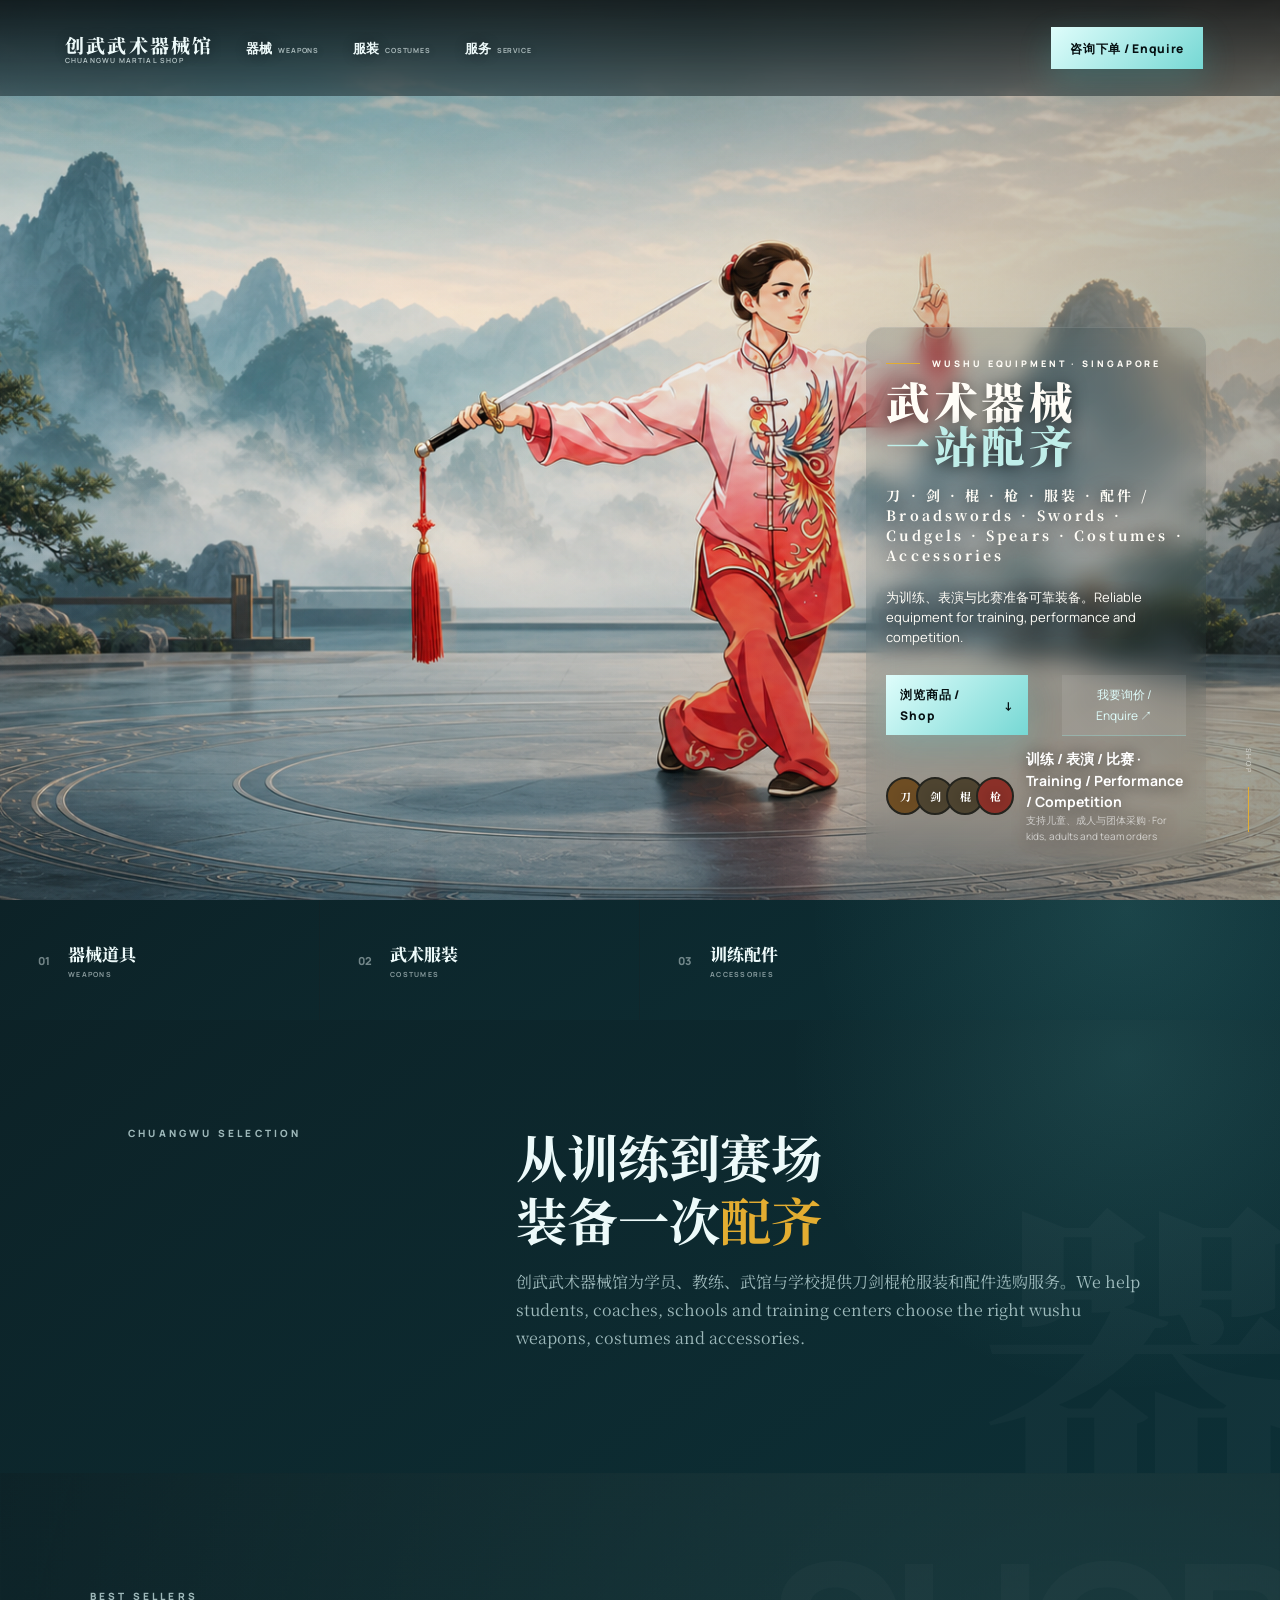
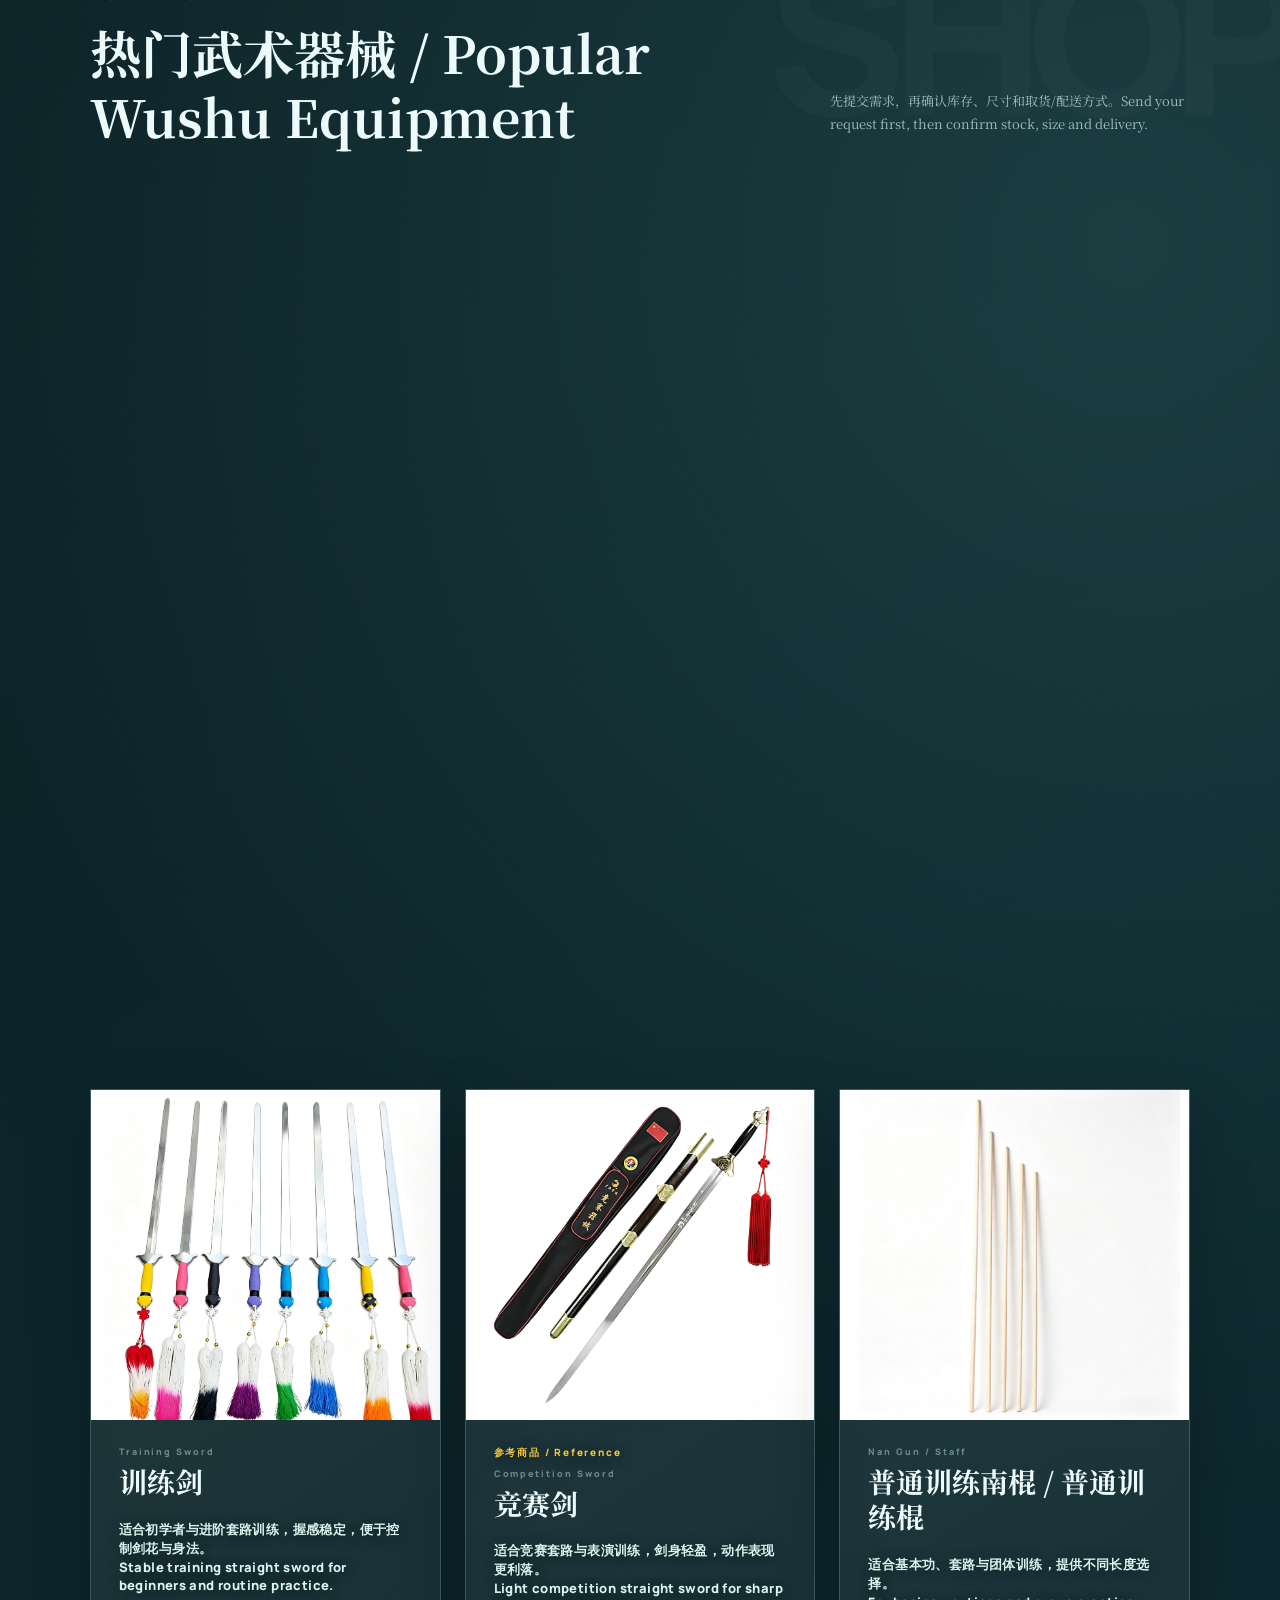
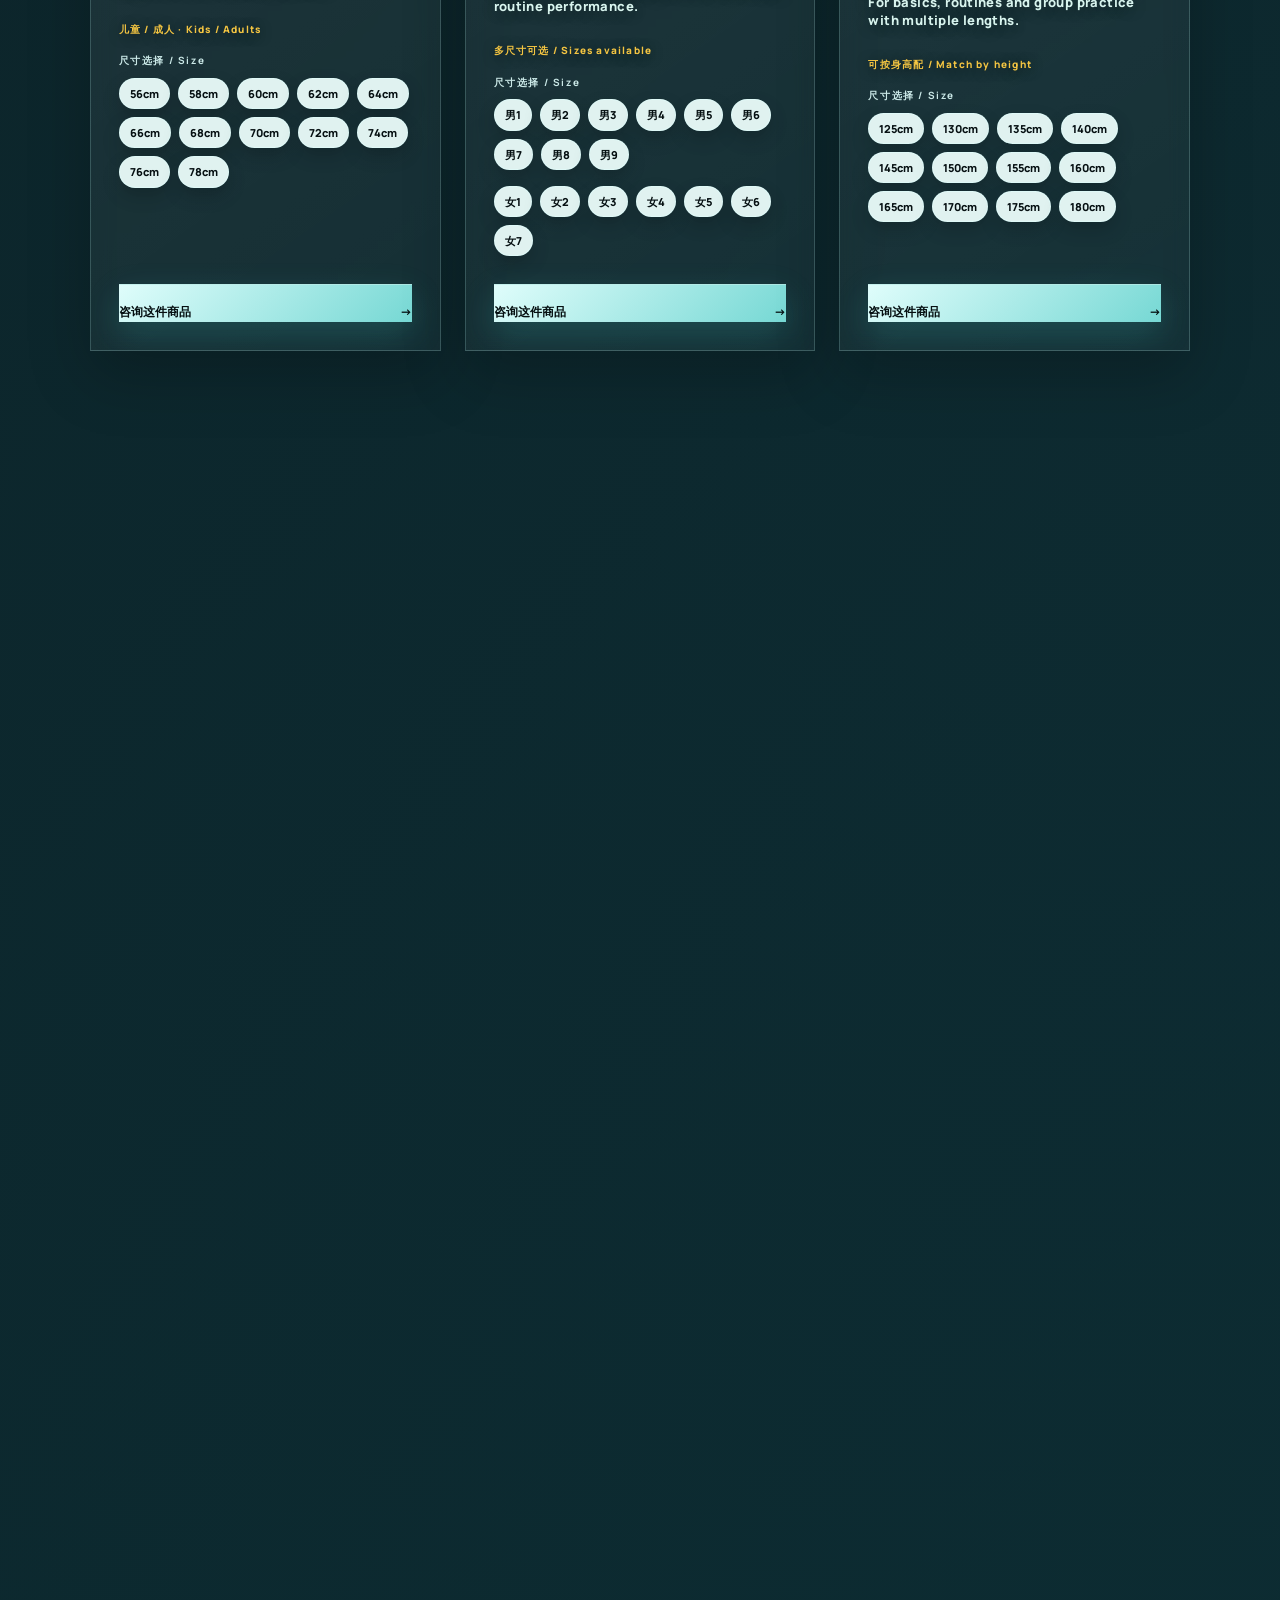
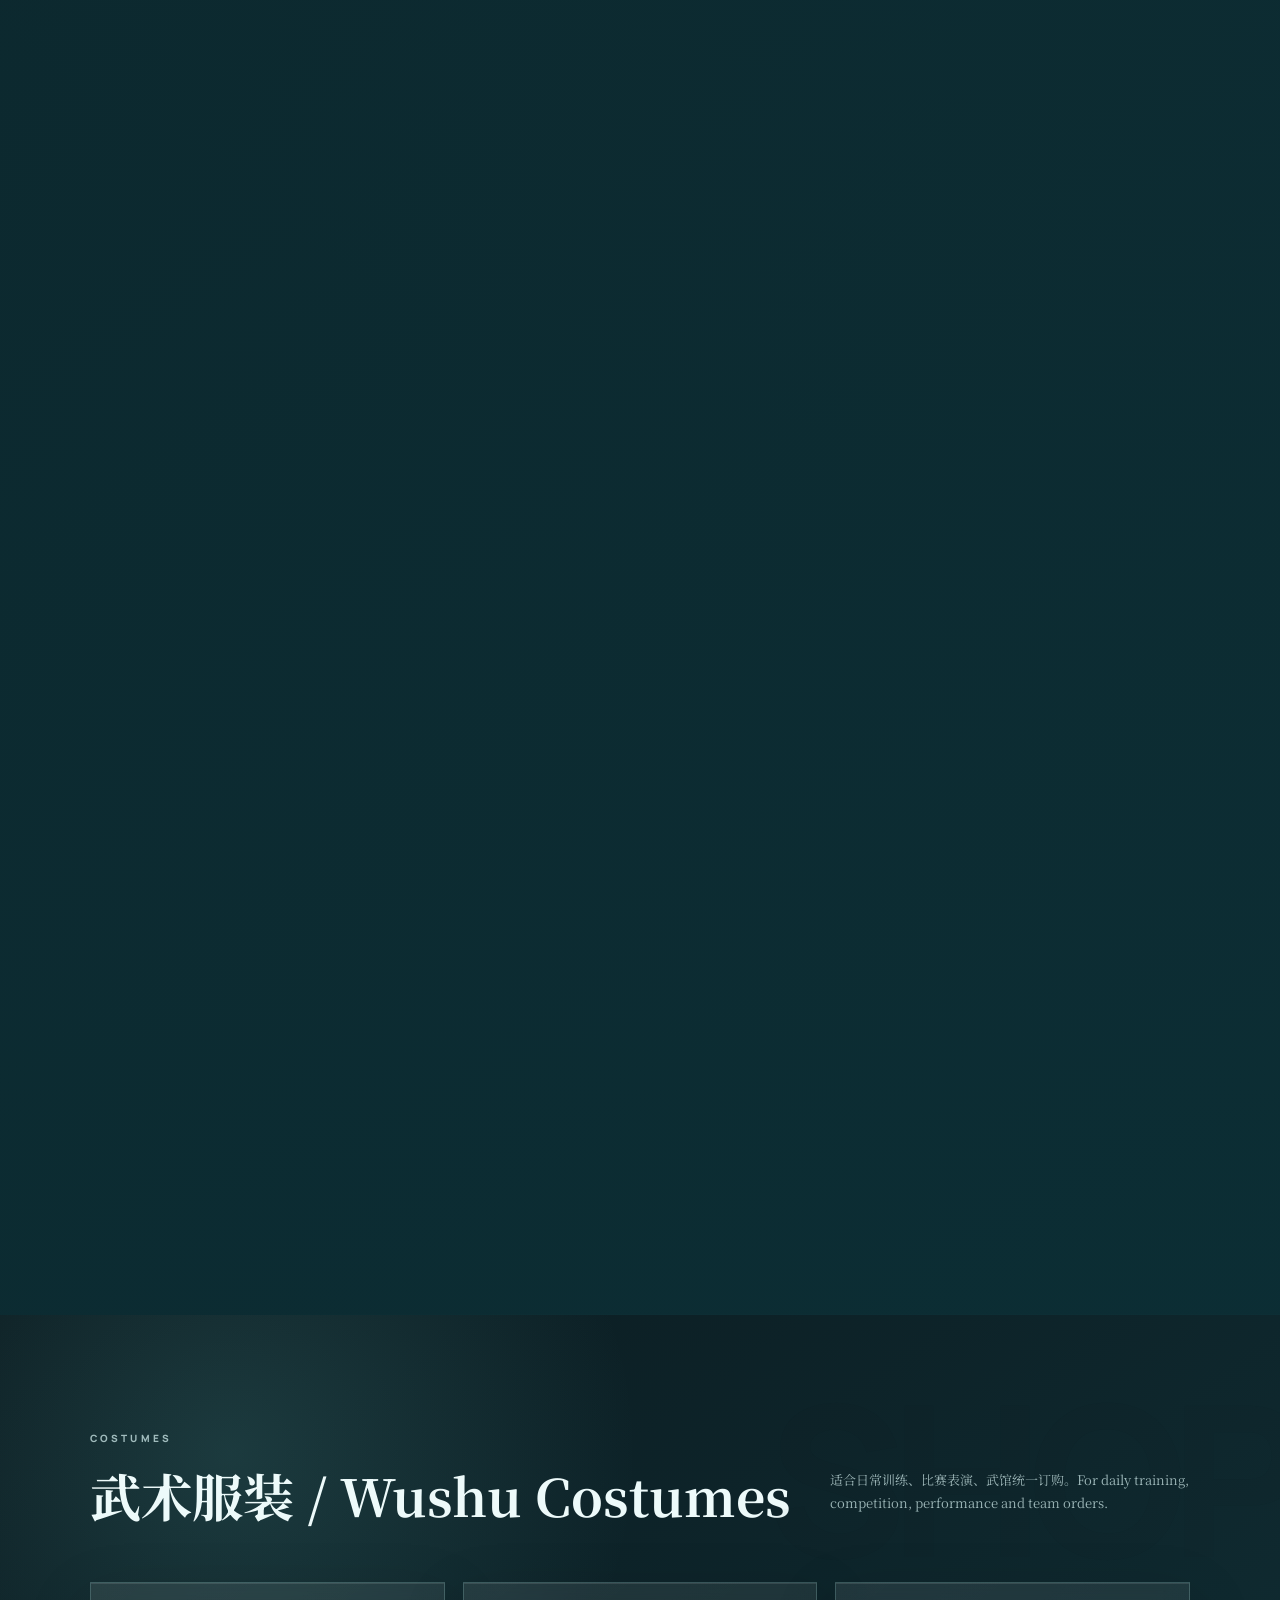
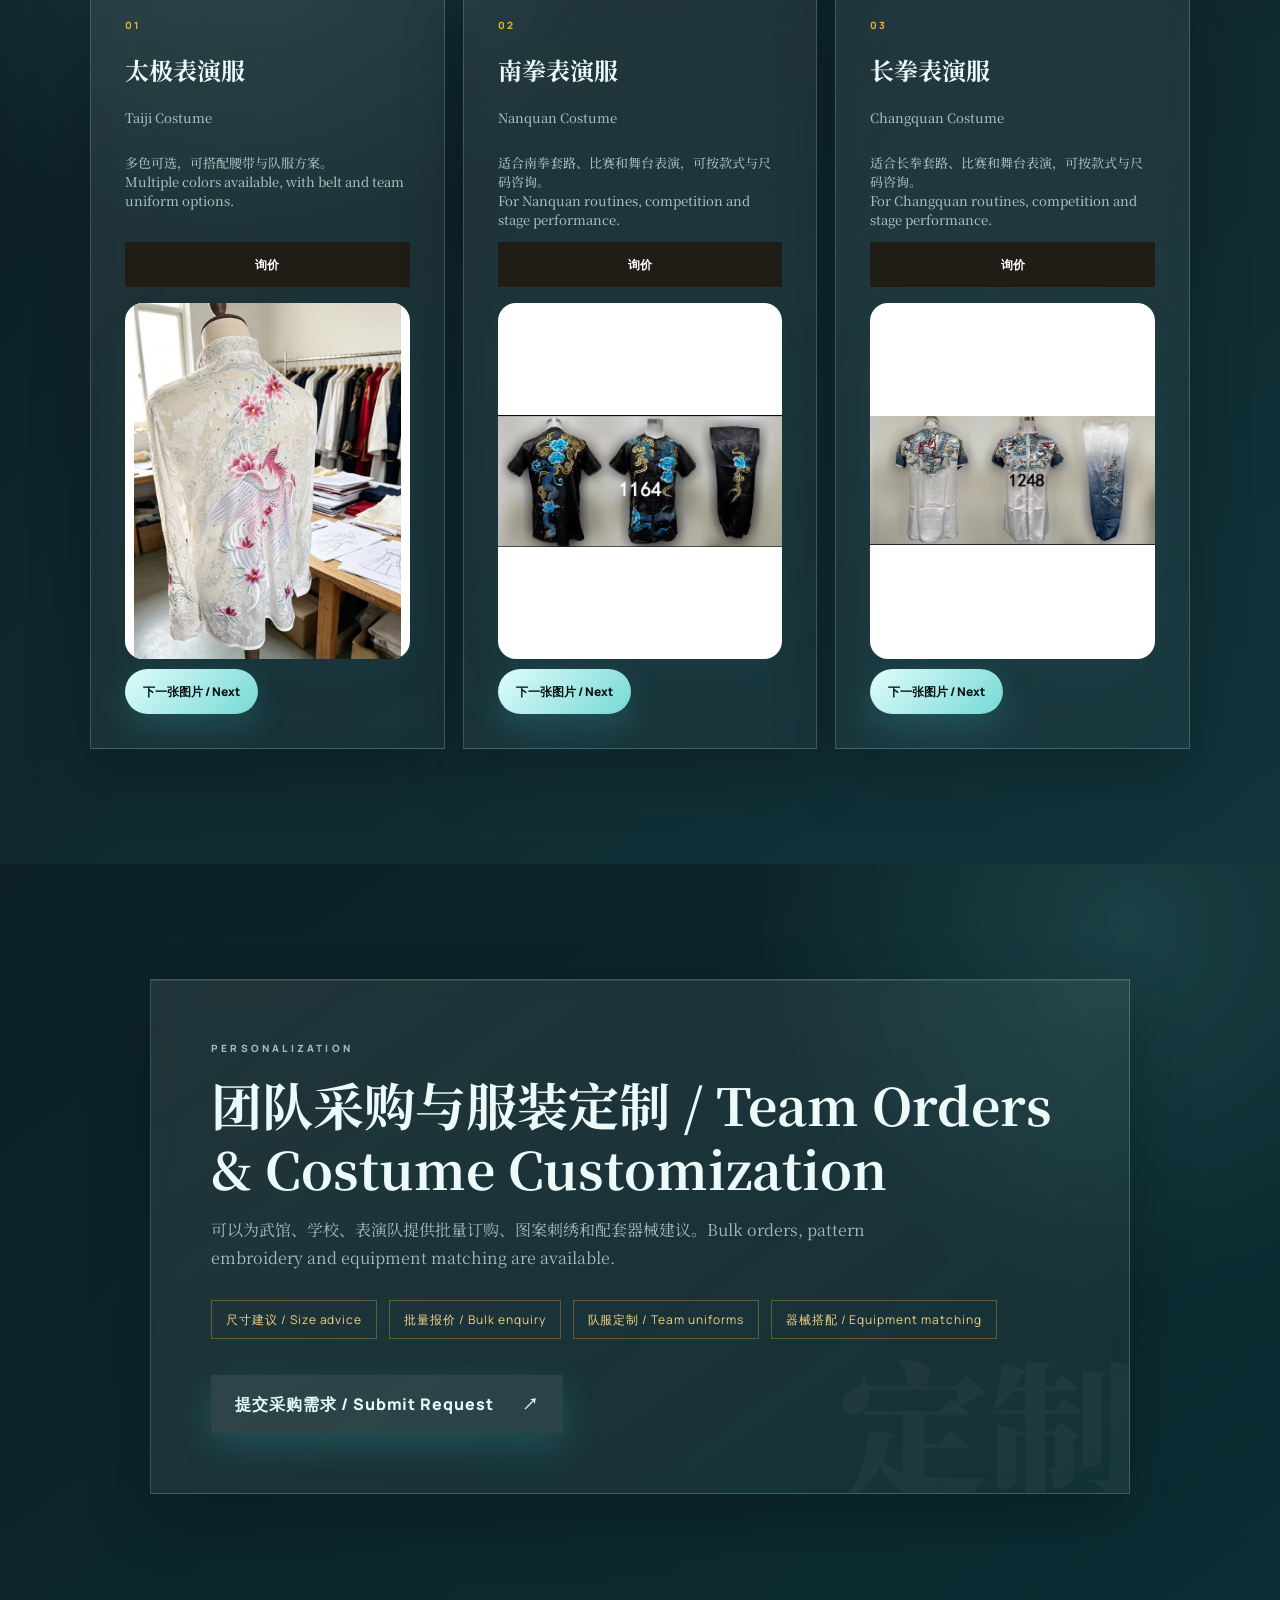
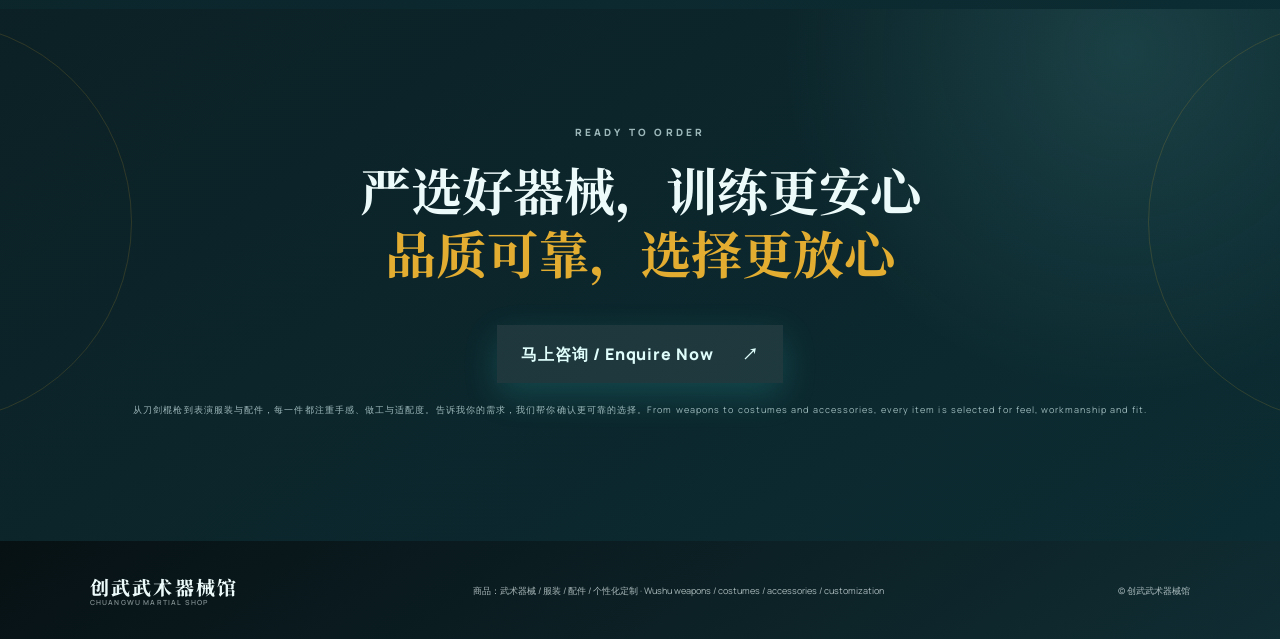
<file: github-upload 7/index.html>
<!doctype html>
<html lang="zh-CN">
<head>
  <meta charset="UTF-8">
  <meta name="viewport" content="width=device-width, initial-scale=1.0">
  <meta name="theme-color" content="#201d17">
  <title>创武武术器械馆 | Wushu Equipment & Costume Shop</title>
  <meta name="description" content="创武武术器械馆提供武术器械、表演服装与配件咨询。Chuangwu Martial Shop offers wushu weapons, performance costumes and training accessories.">
  <link rel="preconnect" href="https://fonts.googleapis.com">
  <link rel="preconnect" href="https://fonts.gstatic.com" crossorigin>
  <link href="https://fonts.googleapis.com/css2?family=Noto+Serif+SC:wght@500;600;700;900&family=Manrope:wght@400;500;600;700;800&display=swap" rel="stylesheet">
  <link rel="stylesheet" href="styles.css?v=20260827-size-button-gap">
  <style>
    .hero-shop {
      position: relative;
      overflow: hidden;
      isolation: isolate;
      display: flex !important;
      align-items: flex-end !important;
      justify-content: flex-end !important;
      min-height: min(760px, 92vh);
      padding: clamp(88px, 10vh, 120px) clamp(18px, 4vw, 48px) clamp(20px, 4vh, 36px) !important;
      background:
        linear-gradient(270deg, rgba(4, 25, 30, .30) 0%, rgba(4, 25, 30, .08) 38%, rgba(4, 25, 30, .01) 72%),
        linear-gradient(180deg, rgba(255, 255, 255, .04) 0%, rgba(4, 25, 30, .02) 54%, rgba(4, 25, 30, .16) 100%),
        url("assets/hero-wushu-comfort-premium.png?v=20260825-position-center-2") 60% center / cover no-repeat,
        #e8f1ee !important;
      color: #fffdf7;
    }

    .hero-shop::before {
      content: "";
      position: absolute;
      inset: 0;
      z-index: 0;
      background:
        radial-gradient(circle at 72% 70%, rgba(125, 245, 238, .10), transparent 30%),
        radial-gradient(circle at 38% 86%, rgba(232, 213, 156, .12), transparent 26%),
        linear-gradient(115deg, transparent 14%, rgba(191, 238, 233, .06) 14.4%, transparent 14.9%);
      opacity: .7;
      pointer-events: none;
    }

    .hero-shop::after {
      display: none;
    }

    .hero-shop .hero-copy {
      position: relative;
      z-index: 2;
    }

    .hero-shop .hero-scroll {
      z-index: 2;
    }

    .hero-shop .hero-copy {
      max-width: 340px;
      backdrop-filter: blur(12px);
      border: 0 !important;
      border-radius: 18px;
      padding: clamp(13px, 1.9vw, 20px);
      background: linear-gradient(145deg, rgba(8, 35, 42, .16), rgba(8, 35, 42, .05));
      box-shadow: 0 12px 34px rgba(0, 0, 0, .08), inset 0 1px 0 rgba(255, 255, 255, .12);
      margin-right: clamp(0px, 2vw, 28px);
    }

    .hero-shop h1,
    .hero-shop .hero-slogan,
    .hero-shop .hero-text,
    .hero-shop .hero-proof {
      color: #fffdf7;
      text-shadow: 0 2px 16px rgba(0, 0, 0, .72);
    }

    .hero-shop h1 {
      font-size: clamp(26px, 3.4vw, 44px) !important;
      line-height: 1;
      margin-bottom: 8px;
    }

    .hero-shop h1 em {
      color: #bfeee9;
    }

    .hero-shop .eyebrow {
      font-size: 9px !important;
      margin-bottom: 8px;
      color: #fffdf7 !important;
    }

    .hero-shop .hero-slogan {
      font-size: clamp(12px, 1.2vw, 14px) !important;
      margin-bottom: 6px;
    }

    .hero-shop .hero-text {
      font-size: 13px !important;
      line-height: 1.55;
    }

    .hero-shop .hero-actions {
      margin-top: 12px !important;
    }

    .hero-shop .hero-proof {
      margin-top: 12px !important;
    }

    .hero-shop .hero-actions .button,
    .hero-shop .hero-actions .text-link {
      font-size: 12px !important;
      padding: 9px 14px !important;
    }

    .hero-shop .hero-proof {
      font-size: 12px !important;
    }

    @media (max-width: 760px) {
      .hero-shop {
        min-height: 78vh;
        justify-content: flex-start !important;
        padding: 92px 12px 18px !important;
        background:
          linear-gradient(270deg, rgba(4, 25, 30, .26) 0%, rgba(4, 25, 30, .08) 46%, rgba(4, 25, 30, .01) 100%),
          linear-gradient(180deg, rgba(255,255,255,.03), rgba(4,25,30,.10)),
          url("assets/hero-wushu-comfort-premium.png?v=20260827-mobile-hero-right") 56% center / cover no-repeat,
          #e8f1ee !important;
      }

      .hero-shop .hero-copy {
        width: min(47vw, 190px);
        max-width: 190px;
        padding: 9px;
        border-radius: 12px;
        margin: 0;
        background: linear-gradient(145deg, rgba(6, 28, 34, .12), rgba(6, 28, 34, .03));
        backdrop-filter: blur(3px);
        box-shadow: 0 8px 20px rgba(0, 0, 0, .06), inset 0 1px 0 rgba(255, 255, 255, .08);
      }

      .hero-shop h1 {
        font-size: clamp(17px, 4.9vw, 23px) !important;
        margin-bottom: 4px;
      }

      .hero-shop .hero-slogan {
        font-size: 8px !important;
        line-height: 1.38;
      }

      .hero-shop .hero-text {
        font-size: 8px !important;
        line-height: 1.4;
        margin: 7px 0 8px;
      }

      .hero-shop .eyebrow {
        font-size: 7px !important;
        letter-spacing: .2em;
        margin-bottom: 5px;
        color: #fffdf7 !important;
      }

      .hero-shop .eyebrow span {
        width: 16px;
      }

      .hero-shop .hero-actions {
        gap: 6px !important;
      }

      .hero-shop .hero-actions .button,
      .hero-shop .hero-actions .text-link {
        min-height: 30px !important;
        padding: 5px 8px !important;
        font-size: 8px !important;
        gap: 7px !important;
      }

      .hero-shop .hero-proof {
        display: none !important;
      }
    }

    .product-art.real-product-image {
      min-height: clamp(240px, 28vw, 330px) !important;
      background-size: contain !important;
      background-position: center !important;
      background-repeat: no-repeat !important;
      background-color: #fff !important;
    }

    .product-art.real-product-image::before,
    .product-art.real-product-image::after {
      display: none !important;
    }

    .product-art.show-full-image {
      background-size: contain !important;
      background-color: #fff !important;
    }

    .product-art.show-original-image {
      background-size: contain !important;
      background-color: #fff !important;
    }

    .product-art.white-product-image {
      background-color: #fff !important;
      background-blend-mode: normal !important;
    }

    .size-options,
    .gender-options {
      display: flex;
      flex-wrap: wrap;
      gap: 8px;
      margin: 14px 28px 0;
    }

    .size-options {
      margin-bottom: 28px;
    }

    .size-options strong,
    .gender-options strong {
      width: 100%;
      font-size: 10px;
      letter-spacing: .16em;
      color: #dffdfb;
      opacity: .9;
    }

    .size-options button,
    .gender-options button {
      border: 1px solid rgba(223, 253, 251, .72);
      border-radius: 999px;
      padding: 5px 10px;
      font-size: 11px;
      font-weight: 800;
      background: rgba(239, 255, 253, .92);
      color: #061012;
      cursor: pointer;
      transition: .2s;
      box-shadow: 0 8px 18px rgba(0, 0, 0, .18);
    }

    .size-row-break {
      flex-basis: 100%;
      height: 0;
    }

    .size-options button:hover,
    .size-options button.is-selected,
    .gender-options button:hover,
    .gender-options button.is-selected {
      background: linear-gradient(135deg, #fff4b8, #76d8d4);
      color: #061012;
      border-color: #fff4b8;
      box-shadow: 0 10px 24px rgba(118, 216, 212, .28);
    }

    .catalog-images {
      display: flex;
      flex-direction: column;
      gap: 10px;
      margin-top: 16px;
    }

    .catalog-images img {
      width: 100%;
      aspect-ratio: 4 / 5;
      object-fit: contain;
      display: block;
      border-radius: 18px;
      background: #fff;
      box-shadow: 0 16px 36px rgba(34, 92, 101, .12);
    }

    .catalog-next {
      align-self: flex-start;
      border: 1px solid rgba(53, 120, 128, .35);
      border-radius: 999px;
      padding: 8px 14px;
      font-size: 12px;
      font-weight: 800;
      background: #12343b;
      color: #fffdf7;
      cursor: pointer;
    }

    .site-header .brand {
      transform: translateX(-12px);
    }

    .brand-mark {
      width: 48px !important;
      height: 48px !important;
      border-radius: 0 !important;
      background: transparent !important;
      overflow: hidden;
      box-shadow: none !important;
    }

    .brand-mark img {
      width: 100%;
      height: 100%;
      object-fit: contain;
      display: block;
    }

    .brand-mark i {
      display: none !important;
    }

    .site-header nav {
      margin-left: clamp(18px, 3vw, 42px) !important;
      margin-right: auto !important;
      transform: translateX(-18px);
    }

    .site-header .button-small {
      margin-left: 12px;
    }

    @media (max-width: 900px) {
      .site-header nav {
        transform: translateX(-8px);
      }
    }

    body {
      background:
        radial-gradient(circle at 14% 8%, rgba(91, 221, 216, .20), transparent 28%),
        radial-gradient(circle at 86% 42%, rgba(76, 151, 171, .18), transparent 32%),
        linear-gradient(180deg, #071114 0%, #10252a 42%, #071114 100%) !important;
      color: #edfafa !important;
    }

    .shop-categories,
    .philosophy,
    .products.section,
    .products.section.pale,
    .service.section,
    .cta.section {
      background:
        radial-gradient(circle at 88% 8%, rgba(118, 216, 212, .14), transparent 28%),
        linear-gradient(145deg, rgba(12, 33, 38, .96), rgba(12, 48, 55, .88)) !important;
      color: #edfafa !important;
    }

    .products.section.pale {
      background:
        radial-gradient(circle at 18% 12%, rgba(118, 216, 212, .15), transparent 28%),
        linear-gradient(145deg, #0b1b20, #12343b) !important;
    }

    .section-heading h2,
    .philosophy h2,
    .service-card h2,
    .cta h2,
    .product-card h3,
    .catalog-list h3,
    footer,
    footer a {
      color: #edfafa !important;
    }

    .section-kicker,
    .product-en,
    .price-row,
    .catalog-list p,
    .section-heading > p,
    .philosophy p,
    .service-card p,
    .cta p {
      color: rgba(220, 247, 246, .70) !important;
    }

    .product-card > p:not(.tag, .product-en),
    .product-card .tag {
      color: #d8f4ee !important;
      font-family: var(--sans) !important;
      font-weight: 800 !important;
      letter-spacing: .03em;
      text-shadow: 0 2px 14px rgba(0, 0, 0, .45);
      overflow-wrap: anywhere;
      word-break: normal;
    }

    .product-card .tag {
      margin-left: 28px !important;
      margin-right: 28px !important;
      color: #f4c542 !important;
      background: transparent !important;
      border: 0 !important;
      border-radius: 0 !important;
      padding: 0 !important;
      font-size: 10px !important;
      font-weight: 950 !important;
      letter-spacing: .18em;
      opacity: 1 !important;
      box-shadow: none !important;
      text-shadow: 0 2px 12px rgba(0, 0, 0, .58) !important;
    }

    .product-card .price-row {
      display: block !important;
      margin-left: 28px !important;
      margin-right: 28px !important;
      padding-left: 0 !important;
      padding-right: 0 !important;
      text-align: left !important;
    }

    .product-card .price-row span {
      display: block !important;
      margin-left: 0 !important;
      color: #f4c542 !important;
      background: transparent !important;
      border: 0 !important;
      border-radius: 0 !important;
      padding: 0 !important;
      font-size: 10px !important;
      font-weight: 950 !important;
      letter-spacing: .12em !important;
      opacity: 1 !important;
      box-shadow: none !important;
      text-shadow: 0 2px 12px rgba(0, 0, 0, .58) !important;
    }

    .product-card .desc-en {
      display: block;
      margin-top: 4px;
    }

    .product-card,
    .catalog-list > *,
    .service-card {
      background: linear-gradient(145deg, rgba(255, 255, 255, .085), rgba(255, 255, 255, .035)) !important;
      border: 1px solid rgba(189, 248, 244, .20) !important;
      box-shadow: 0 24px 58px rgba(0, 0, 0, .22), inset 0 1px 0 rgba(255, 255, 255, .10) !important;
      backdrop-filter: blur(10px);
    }

    .button,
    .card-link,
    .catalog-next,
    .submit-button {
      background: linear-gradient(135deg, #dffdfb, #76d8d4) !important;
      color: #061012 !important;
      border-color: rgba(191, 238, 233, .72) !important;
      box-shadow: 0 12px 34px rgba(60, 222, 217, .18);
    }

    .button-light,
    .text-link {
      background: rgba(255, 255, 255, .08) !important;
      color: #dffdfb !important;
      border-color: rgba(144, 244, 239, .28) !important;
    }

    .size-options button,
    .gender-options button {
      border-color: rgba(223, 253, 251, .72) !important;
      color: #061012 !important;
      background: rgba(239, 255, 253, .94) !important;
    }

    .size-options button:hover,
    .size-options button.is-selected,
    .gender-options button:hover,
    .gender-options button.is-selected {
      background: linear-gradient(135deg, #fff4b8, #76d8d4) !important;
      color: #061012 !important;
      border-color: #fff4b8 !important;
    }

    footer {
      background: linear-gradient(145deg, #071114, #102d33) !important;
      color: #edfafa !important;
    }

    footer p,
    footer small {
      color: rgba(237, 250, 250, .70) !important;
    }

    .site-header {
      background: rgba(5, 17, 20, .46) !important;
      border-color: rgba(189, 248, 244, .16) !important;
      backdrop-filter: blur(18px);
    }

    .site-header a,
    .site-header small {
      color: #edfafa !important;
    }

    .order-dialog {
      background:
        radial-gradient(circle at 12% 8%, rgba(72, 230, 224, .13), transparent 28%),
        linear-gradient(145deg, #071114, #0d2227) !important;
      color: #edfafa !important;
      border: 1px solid rgba(144, 244, 239, .18) !important;
      box-shadow: 0 40px 120px rgba(0, 0, 0, .58) !important;
    }

    .order-dialog input,
    .order-dialog select,
    .order-dialog textarea {
      background: rgba(255, 255, 255, .08) !important;
      color: #edfafa !important;
      border-color: rgba(144, 244, 239, .24) !important;
    }

    .order-dialog input::placeholder,
    .order-dialog textarea::placeholder {
      color: rgba(237, 250, 250, .45) !important;
    }

    .order-dialog label,
    .order-dialog p,
    .order-dialog blockquote {
      color: rgba(237, 250, 250, .78) !important;
    }

    body.order-open::before {
      content: "";
      position: fixed;
      inset: 0;
      z-index: 999;
      background: rgba(2, 8, 10, .72);
      backdrop-filter: blur(5px);
    }

    .order-dialog.is-open {
      display: grid !important;
      position: fixed !important;
      left: 50% !important;
      top: 50% !important;
      transform: translate(-50%, -50%) !important;
      z-index: 1000 !important;
      width: min(900px, calc(100vw - 28px)) !important;
      max-height: calc(100dvh - 28px) !important;
    }

    .order-dialog.is-open::backdrop {
      background: rgba(2, 8, 10, .72);
      backdrop-filter: blur(5px);
    }

    @media(max-width: 900px) {
      .order-dialog.is-open {
        grid-template-columns: 1fr !important;
      }
    }

    @media(max-width: 560px) {
      .site-header > .button {
        display: inline-flex !important;
        min-height: 38px !important;
        padding: 8px 12px !important;
        font-size: 11px !important;
        gap: 8px !important;
      }

      .order-dialog.is-open {
        top: max(76px, env(safe-area-inset-top)) !important;
        transform: translateX(-50%) !important;
        max-height: calc(100dvh - max(96px, env(safe-area-inset-top)) - 20px) !important;
        overflow: auto !important;
        width: calc(100vw - 26px) !important;
      }

      .order-dialog::before {
        content: "商品咨询 / Order Enquiry";
        position: sticky;
        top: 0;
        z-index: 4;
        display: block;
        padding: 16px 58px 12px 24px;
        background: rgba(6, 18, 21, .96);
        border-bottom: 1px solid rgba(144, 244, 239, .18);
        color: #edfafa;
        font-weight: 900;
        letter-spacing: .06em;
      }

      .order-dialog form {
        padding-top: 26px !important;
      }

      .dialog-close {
        position: sticky !important;
        float: right;
        top: 8px !important;
        right: 10px !important;
        z-index: 6 !important;
        margin: 8px 10px -48px auto;
      }
    }
  </style>
</head>
<body>
  <header class="site-header">
    <a class="brand" href="#top" aria-label="创武武术器械馆首页">
      <span>创武武术器械馆<small>CHUANGWU MARTIAL SHOP</small></span>
    </a>
    <nav aria-label="主导航">
      <a href="#products">器械 <small>WEAPONS</small></a>
      <a href="#uniforms">服装 <small>COSTUMES</small></a>
      <a href="#service">服务 <small>SERVICE</small></a>
    </nav>
    <button class="button button-small" data-open-order>咨询下单 / Enquire</button>
  </header>

  <main id="top">
    <section class="hero hero-shop">
      <div class="hero-copy reveal">
        <p class="eyebrow"><span></span> WUSHU EQUIPMENT · SINGAPORE</p>
        <h1>武术器械<br><em>一站配齐</em></h1>
        <p class="hero-slogan">刀 · 剑 · 棍 · 枪 · 服装 · 配件 / Broadswords · Swords · Cudgels · Spears · Costumes · Accessories</p>
        <p class="hero-text">创武武术器械馆为学员、教练、武馆与学校提供刀剑棍枪服装和配件选购服务。For students, coaches, schools and training centers.</p>
        <div class="hero-actions">
          <a class="button" href="#products">浏览商品 / Shop <span>↓</span></a>
          <button class="text-link" data-open-order>我要询价 / Enquire <span>↗</span></button>
        </div>
        <div class="hero-proof">
          <div class="avatars" aria-hidden="true"><b>刀</b><b>剑</b><b>棍</b><b>枪</b></div>
          <p><strong>训练 / 表演 / 比赛</strong><br><span>Kids · Adults · Team Orders</span></p>
        </div>
      </div>
      <div class="hero-scroll" aria-hidden="true">SHOP <span></span></div>
    </section>

    <section class="shop-categories" aria-label="商品分类"></section>

    <section class="philosophy">
      <p class="section-kicker">CHUANGWU SELECTION</p>
      <div>
        <h2>从训练到赛场<br>装备一次<em>配齐</em></h2>
        <p>创武武术器械馆为学员、教练、武馆与学校提供刀剑棍枪服装和配件选购服务。We help students, coaches, schools and training centers choose the right wushu weapons, costumes and accessories.</p>
      </div>
    </section>

    <section class="products section" id="products">
      <div class="section-heading">
        <div><p class="section-kicker">BEST SELLERS</p><h2>热门武术器械 / Popular Wushu Equipment</h2></div>
        <p>先提交需求，再确认库存、尺寸和取货/配送方式。Send your request first, then confirm stock, size and delivery.</p>
      </div>
      <div class="product-grid"></div>
    </section>

    <section class="products section pale" id="uniforms">
      <div class="section-heading">
        <div><p class="section-kicker">COSTUMES</p><h2>武术服装 / Wushu Costumes</h2></div>
        <p>适合日常训练、比赛表演、武馆统一订购。For daily training, competition, performance and team orders.</p>
      </div>
      <div class="catalog-list"></div>
    </section>

    <section class="service section" id="service">
      <div class="service-card reveal">
        <p class="section-kicker">PERSONALIZATION</p>
        <h2>团队采购与服装定制 / Team Orders & Costume Customization</h2>
        <p>可以为武馆、学校、表演队提供批量订购、图案刺绣和配套器械建议。Bulk orders, pattern embroidery and equipment matching are available.</p>
        <div class="service-points"></div>
        <button class="button button-light" data-open-order>提交采购需求 / Submit Request <span>↗</span></button>
      </div>
    </section>

    <section class="cta section">
      <p class="section-kicker">READY TO ORDER</p>
      <h2>严选好器械，训练更安心<br><em>品质可靠，选择更放心</em></h2>
      <button class="button button-light" data-open-order>马上咨询 / Enquire Now <span>↗</span></button>
      <p>从刀剑棍枪到表演服装与配件，每一件都注重手感、做工与适配度。告诉我你的需求，我们帮你确认更可靠的选择。From weapons to costumes and accessories, every item is selected for feel, workmanship and fit.</p>
    </section>
  </main>

  <footer>
    <a class="brand brand-light" href="#top"><span>创武武术器械馆<small>CHUANGWU MARTIAL SHOP</small></span></a>
    <p>商品：武术器械 / 服装 / 配件 / 个性化定制 · Wushu weapons / costumes / accessories / customization</p>
    <p>© 创武武术器械馆</p>
  </footer>

  <div class="order-dialog" id="orderDialog" role="dialog" aria-modal="true" hidden>
    <button class="dialog-close" data-close-order aria-label="关闭窗口">×</button>
    <div class="dialog-intro">
      <p class="section-kicker">ORDER ENQUIRY</p>
      <h2>商品咨询<br>与下单</h2>
      <p>填写你想购买的商品、数量和联系方式，我会尽快确认尺寸、库存与配送。Fill in your item, quantity and contact details.</p>
      <blockquote>“先选对器械，再练出手感。” Choose the right equipment, then train with confidence.</blockquote>
    </div>
    <form id="orderForm" action="https://formsubmit.co/zhouyc1115@gmail.com" method="POST">
      <input type="hidden" name="_subject" value="创武武术器械馆商品咨询 / Chuangwu Martial Shop Enquiry">
      <input type="hidden" name="_template" value="table">
      <input type="hidden" name="_captcha" value="false">
      <input type="hidden" name="_next" value="http://chuangwusports.com/">
      <input type="hidden" name="submitted_at" id="submittedAt" value="">
      <label>姓名 / Name <input name="name" type="text" placeholder="请输入你的姓名 / Your name" required></label>
      <label>联系方式 / Contact <input name="contact" type="text" placeholder="手机号 / WhatsApp / 微信" required></label>
      <label>想购买的商品 / Product
        <select name="product" required><option value="">请选择商品 / Select a product</option></select>
      </label>
      <div class="form-row">
        <label>数量 / Quantity <input name="quantity" type="number" min="1" value="1" required></label>
        <label>用途 / Purpose
          <select name="purpose" required>
            <option value="">请选择 / Select</option>
            <option>日常训练 / Daily Training</option>
            <option>比赛表演 / Competition & Performance</option>
            <option>学校 / 武馆团购 / School or Club Order</option>
            <option>礼物 / 收藏 / Gift or Collection</option>
          </select>
        </label>
      </div>
      <label>备注 / Notes <textarea name="note" rows="3" placeholder="例如 / Example: height 135cm, needs broad sword; or 20 team uniforms with embroidery."></textarea></label>
      <label class="consent"><input type="checkbox" required> <span>我同意使用以上信息进行商品咨询与联络 / I agree to be contacted about this enquiry.</span></label>
      <button class="button submit-button" type="submit">提交咨询 / Submit <span>→</span></button>
    </form>
    <div class="success-state" id="successState" hidden>
      <div class="success-mark">✓</div>
      <p class="section-kicker">ENQUIRY RECEIVED</p>
      <h2>咨询已收到 / Enquiry Received</h2>
      <p>谢谢，我会尽快与你确认商品库存和下单方式。Thank you, we will confirm stock and order details soon.</p>
      <button class="button" data-close-order>好的 / OK</button>
    </div>
  </div>

  <script src="content-new.js?v=20260826-desc-break"></script>
  <script src="script.js?v=20260826-desc-break"></script>
  <script>
    function renderProductCardsIfNeeded() {
      const productGrid = document.querySelector(".product-grid");
      const products = window.siteContent?.products || [];
      if (!productGrid || productGrid.children.length || !products.length) return;

      const formatDescription = (description) => {
        const text = description || "";
        const formatted = text.replace(/。 ([A-Z])/g, "。<br><span class=\"desc-en\">$1");
        return formatted.includes("desc-en") ? `${formatted}</span>` : formatted;
      };

      productGrid.innerHTML = products.map((product) => {
        const tag = product.tag ? `<p class="tag">${product.tag}</p>` : "";
        return `
          <article class="product-card ${product.featured ? "featured" : ""} reveal">
            <div class="product-art ${product.art || ""}" aria-hidden="true"></div>
            ${tag}
            <p class="product-en">${product.english || ""}</p>
            <h3>${product.name}</h3>
            <p>${formatDescription(product.description)}</p>
            <div class="price-row"><span>${product.note || ""}</span></div>
            <button class="card-link" data-product="${product.name} ${product.english || ""}">咨询这件商品 / Enquire <span>→</span></button>
          </article>
        `;
      }).join("");
    }

    function applyShopEnhancements() {
      renderProductCardsIfNeeded();

      document.querySelectorAll(".product-card").forEach((card) => {
        card.innerHTML = card.innerHTML.replaceAll("undefined", "");
      });

      const productImages = document.querySelectorAll(".product-card .product-art");
      const imagePaths = [
        "assets/xunliandao.jpg",
        "assets/jingsaidao.jpg",
        "assets/jingsai-nandao.jpg",
        "assets/xublianjian.jpg",
        "assets/jingsaijian-new.jpg",
        "assets/xunliangun.jpg",
        "assets/jingsaigun.PNG",
        "assets/jingsaigun.PNG",
        "assets/xunlianqiang-new.jpg",
        "assets/jingsaiqiang.jpg",
        "assets/jianshui.jpg",
        "assets/daocai.jpg",
        "assets/daojiandai-new.jpg",
        "assets/wushu-mat.jpeg"
      ];

      imagePaths.forEach((path, index) => {
        const productImage = productImages[index];
        if (!productImage) return;

        productImage.classList.add("real-product-image");
        if (
          path.includes("jingsaidao") ||
          path.includes("xunlianqiang") ||
          path.includes("jingsaiqiang") ||
          path.includes("jianshui") ||
          path.includes("daojiandai")
        ) {
          productImage.classList.add("white-product-image");
        }
        if (path.includes("jingsaiqiang")) productImage.classList.add("show-full-image");
        if (path.includes("daocai")) productImage.classList.add("show-original-image");
        if (path.includes("jianshui")) productImage.classList.add("show-original-image");
        if (path.includes("daojiandai")) productImage.classList.add("show-original-image");
        productImage.style.backgroundImage = `url('${path}')`;
      });

      const products = window.siteContent?.products || [];
      products.forEach((product, index) => {
        const card = document.querySelectorAll(".product-card")[index];
        const priceRow = card?.querySelector(".price-row");
        if (!card || !priceRow) return;

        if (product.name === "剑穗") {
          card.id = "training-accessories";
        }

        if (Array.isArray(product.genders) && product.genders.length > 0 && !card.querySelector(".gender-options")) {
          const genderOptions = document.createElement("div");
          genderOptions.className = "gender-options";
          genderOptions.innerHTML = `<strong>性别选择 / Gender</strong>${product.genders.map((gender) => `<button type="button" data-gender="${gender}">${gender}</button>`).join("")}`;
          priceRow.after(genderOptions);
        }

        if (!Array.isArray(product.sizes) || product.sizes.length === 0 || card.querySelector(".size-options")) return;

        const sizeOptions = document.createElement("div");
        sizeOptions.className = "size-options";
        sizeOptions.innerHTML = `<strong>尺寸选择 / Size</strong>${product.sizes.map((size) => `${size === "女1" ? '<span class="size-row-break"></span>' : ""}<button type="button" data-size="${size}">${size}</button>`).join("")}`;
        const genderOptions = card.querySelector(".gender-options");
        (genderOptions || priceRow).after(sizeOptions);
      });

      const catalogItems = window.siteContent?.catalogItems || [];
      const catalogCards = document.querySelectorAll(".catalog-list > *");
      catalogItems.forEach((item, index) => {
        if (!Array.isArray(item.images) || item.images.length === 0) return;

        const catalogCard = catalogCards[index];
        if (!catalogCard || catalogCard.querySelector(".catalog-images")) return;

        const title = catalogCard.querySelector("h3");
        if (title && item.english && !catalogCard.querySelector(".catalog-en")) {
          const englishName = document.createElement("p");
          englishName.className = "catalog-en";
          englishName.textContent = item.english;
          title.after(englishName);
        }

        const imageWrap = document.createElement("div");
        imageWrap.className = "catalog-images";

        const image = document.createElement("img");
        image.src = item.images[0];
        image.alt = item.name;
        image.loading = "lazy";
        image.dataset.currentIndex = "0";
        imageWrap.append(image);

        if (item.images.length > 1) {
          const nextButton = document.createElement("button");
          nextButton.className = "catalog-next";
          nextButton.type = "button";
          nextButton.textContent = "下一张图片 / Next";
          nextButton.dataset.catalogIndex = String(index);
          imageWrap.append(nextButton);
        }

        catalogCard.append(imageWrap);
      });
    }

    document.addEventListener("click", (event) => {
      const nextButton = event.target.closest("[data-catalog-index]");
      if (!nextButton) return;

      const catalogIndex = Number(nextButton.dataset.catalogIndex);
      const item = window.siteContent?.catalogItems?.[catalogIndex];
      const image = nextButton.closest(".catalog-images")?.querySelector("img");
      if (!item || !Array.isArray(item.images) || !image) return;

      const currentIndex = Number(image.dataset.currentIndex || "0");
      const nextIndex = (currentIndex + 1) % item.images.length;
      image.src = item.images[nextIndex];
      image.dataset.currentIndex = String(nextIndex);
    });

    document.addEventListener("click", (event) => {
      const sizeButton = event.target.closest("[data-size]");
      if (!sizeButton) return;

      const card = sizeButton.closest(".product-card");
      card.querySelectorAll("[data-size]").forEach((button) => button.classList.remove("is-selected"));
      sizeButton.classList.add("is-selected");
      card.dataset.selectedSize = sizeButton.dataset.size;
    });

    document.addEventListener("click", (event) => {
      const genderButton = event.target.closest("[data-gender]");
      if (!genderButton) return;

      const card = genderButton.closest(".product-card");
      card.querySelectorAll("[data-gender]").forEach((button) => button.classList.remove("is-selected"));
      genderButton.classList.add("is-selected");
      card.dataset.selectedGender = genderButton.dataset.gender;
    });

    document.addEventListener("click", (event) => {
      const consultButton = event.target.closest(".product-card .card-link");
      if (!consultButton) return;

      const card = consultButton.closest(".product-card");
      const selectedGender = card?.dataset.selectedGender;
      const selectedSize = card?.dataset.selectedSize;
      if (!selectedGender && !selectedSize) return;

      setTimeout(() => {
        const note = document.querySelector("[name='note']");
        if (!note) return;

        const selectedText = [
          selectedGender ? `选择性别 / Gender：${selectedGender}` : "",
          selectedSize ? `选择尺寸 / Size：${selectedSize}` : ""
        ].filter(Boolean).join("\n");

        if (note.value.includes("选择性别") || note.value.includes("选择尺寸")) return;
        note.value = `${selectedText}${note.value ? `\n${note.value}` : ""}`;
      }, 0);
    });

    applyShopEnhancements();
    document.addEventListener("DOMContentLoaded", applyShopEnhancements);
    window.addEventListener("load", applyShopEnhancements);
    setTimeout(applyShopEnhancements, 300);
    setTimeout(applyShopEnhancements, 1000);
  </script>
</body>
</html>
</file>
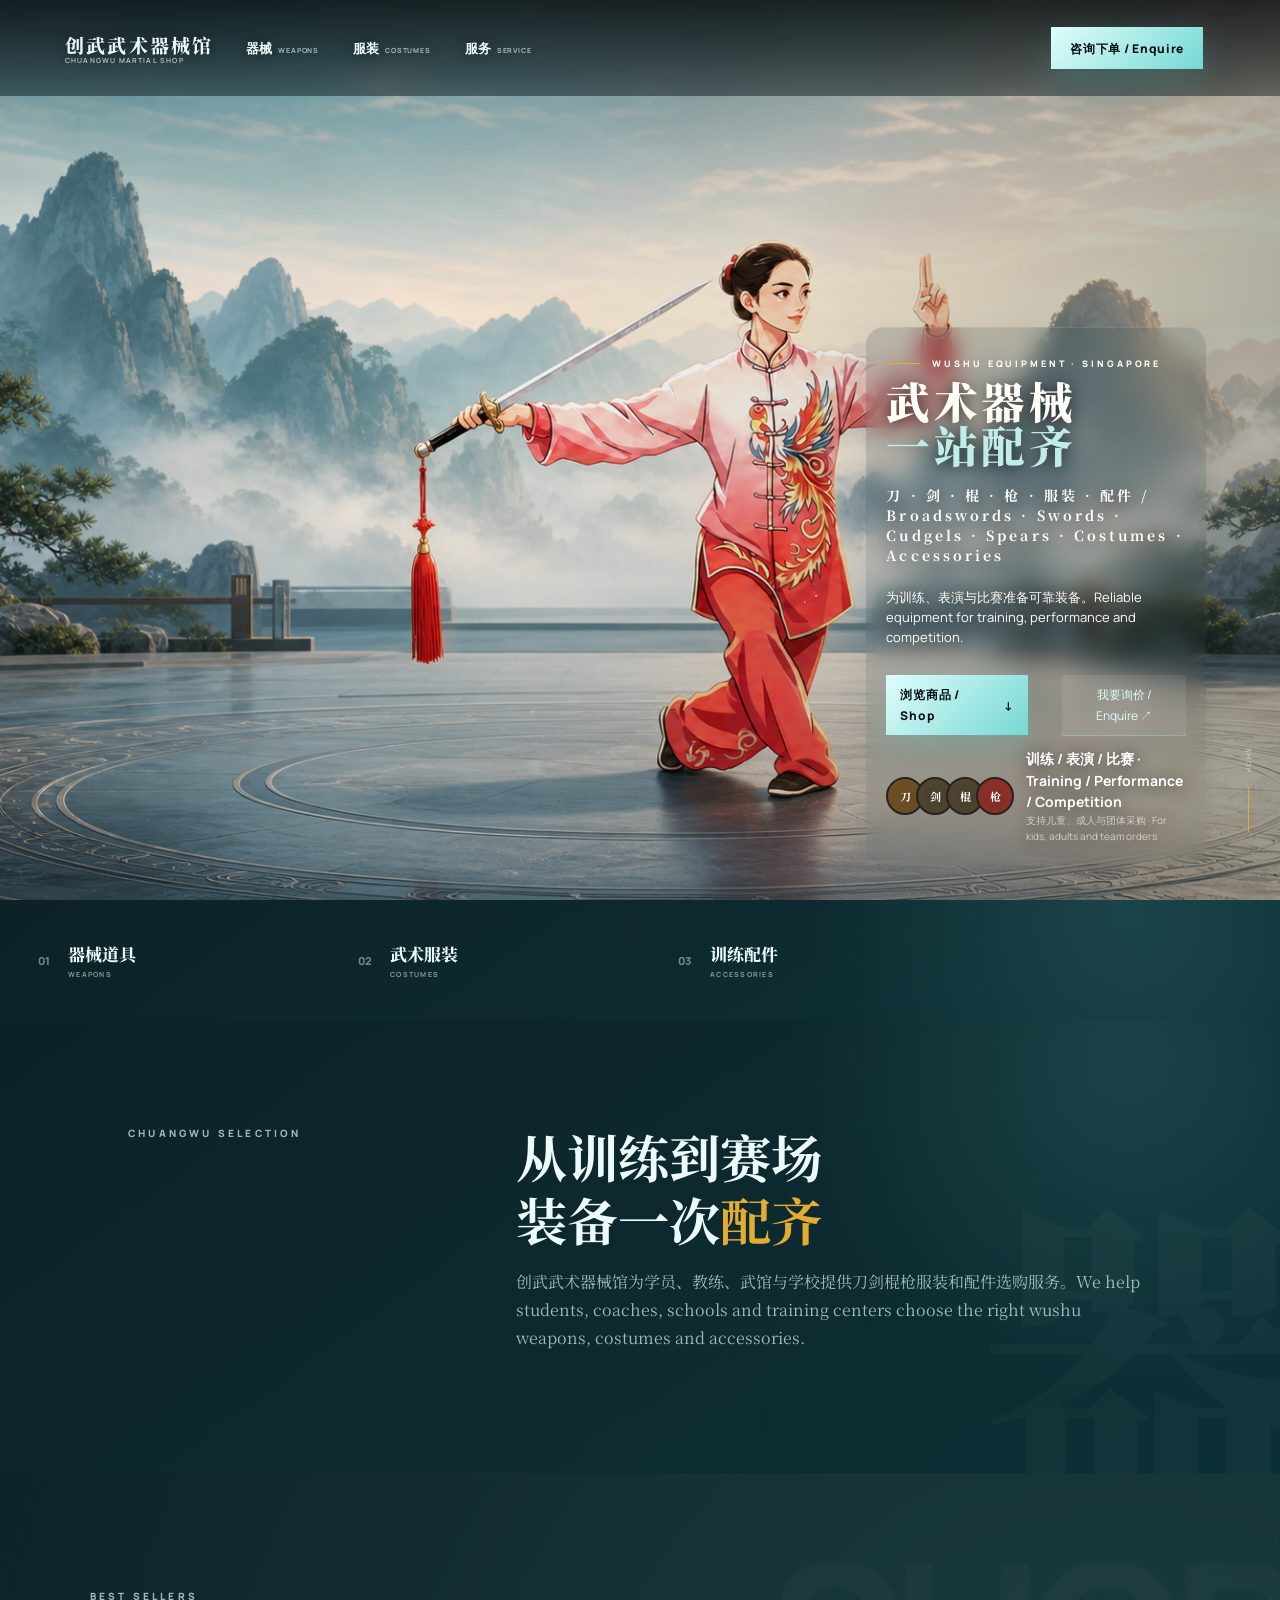
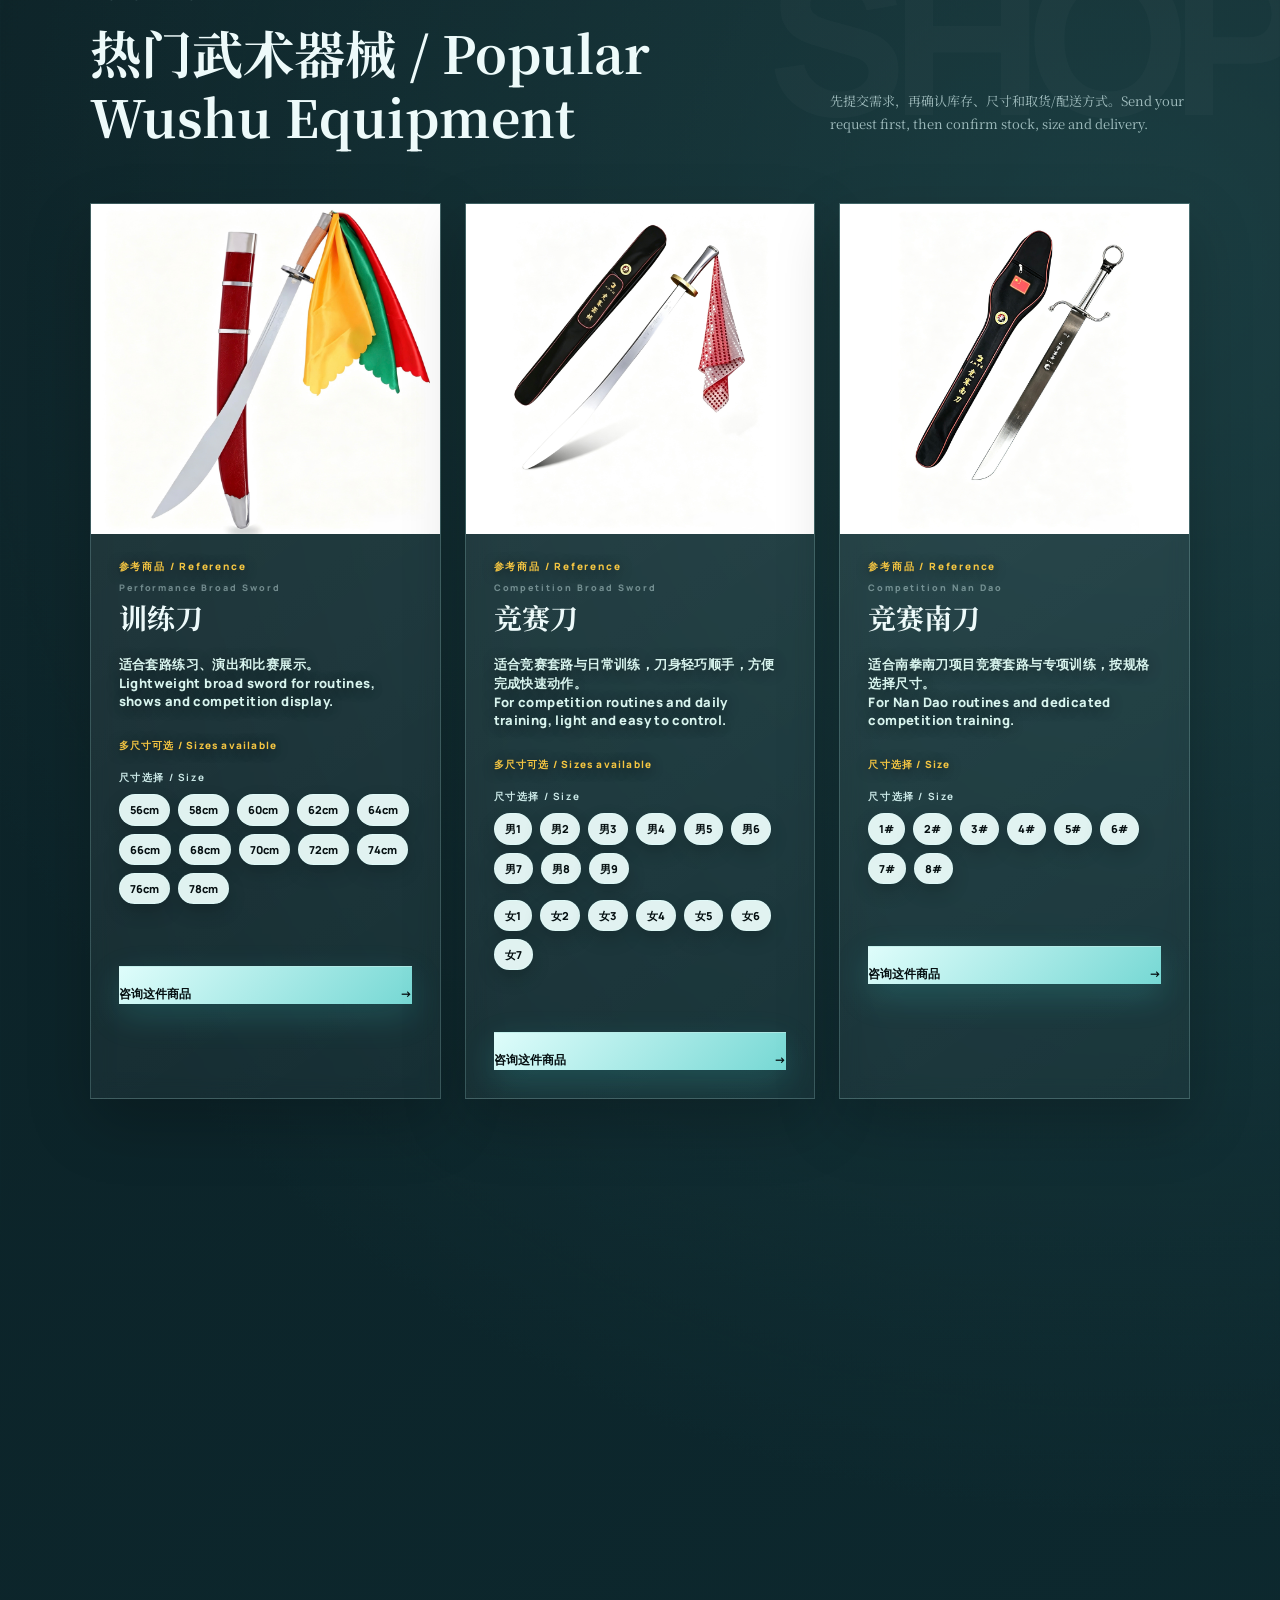
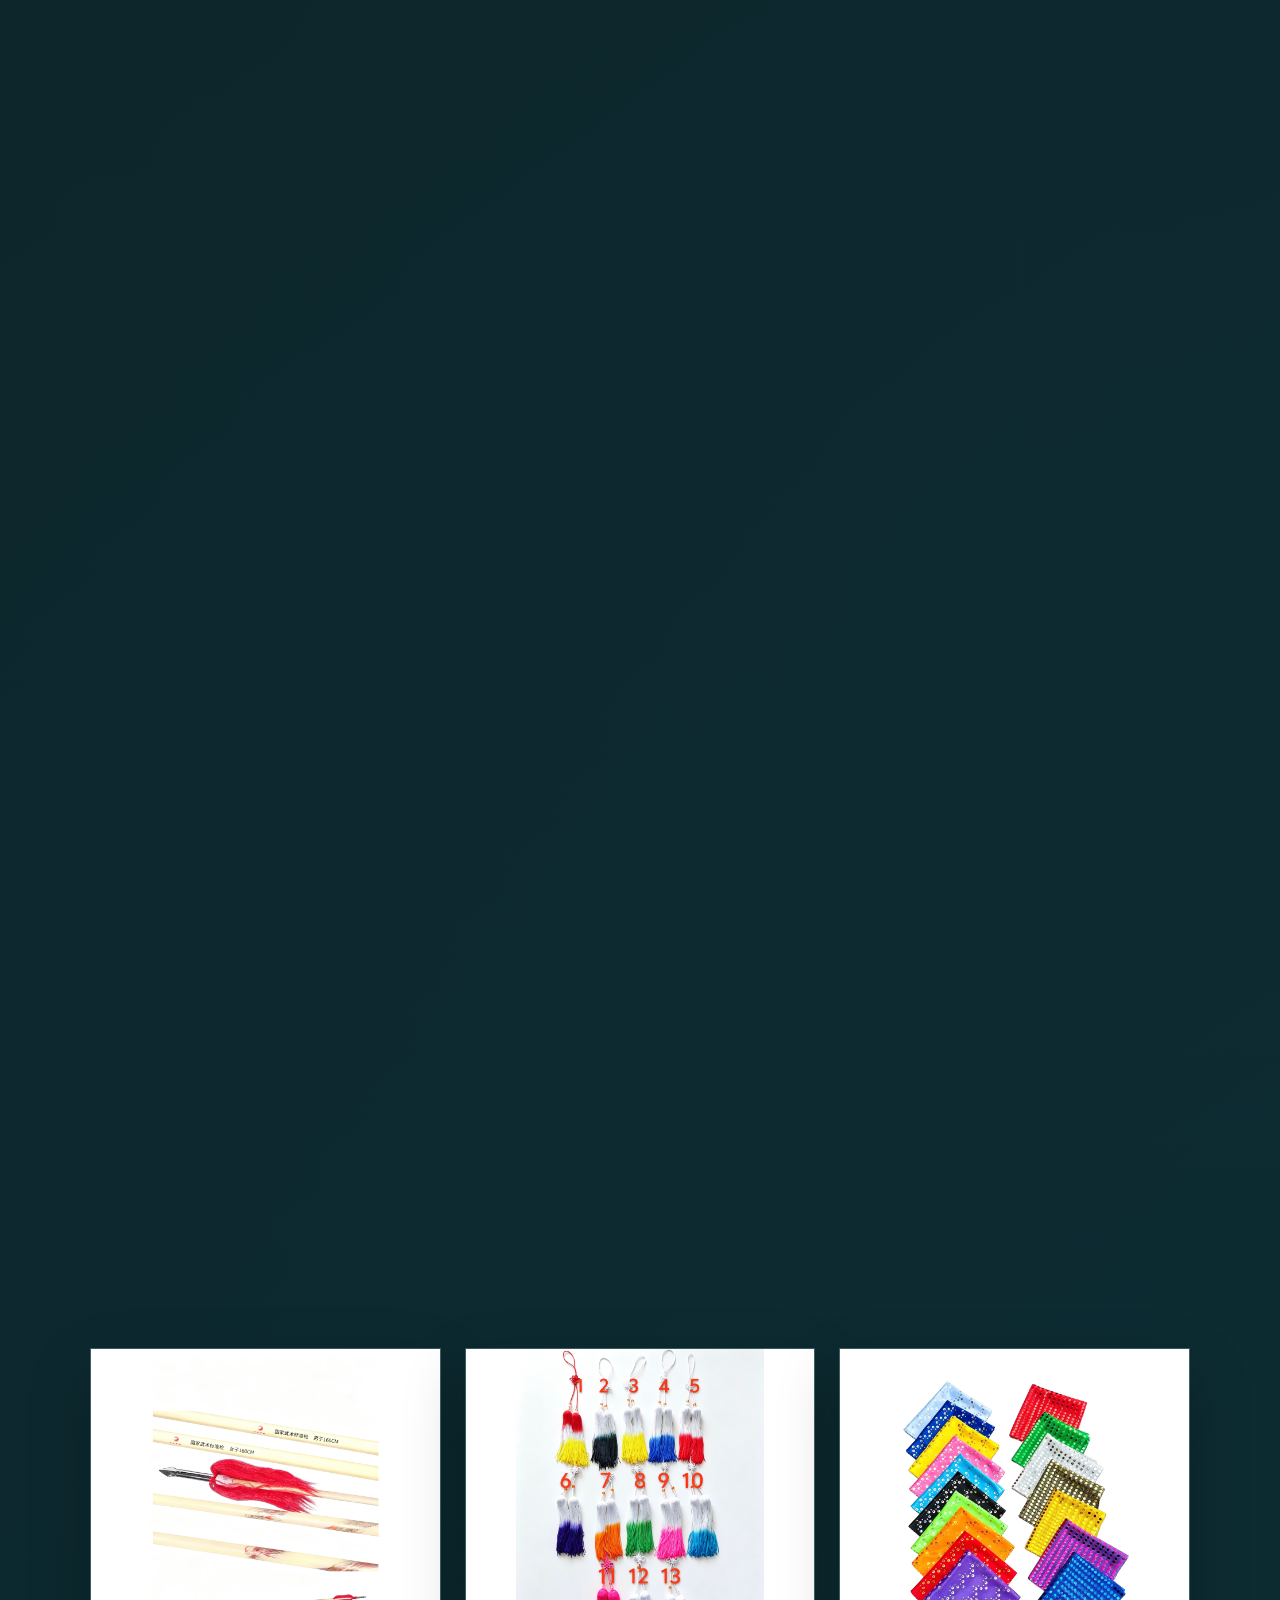
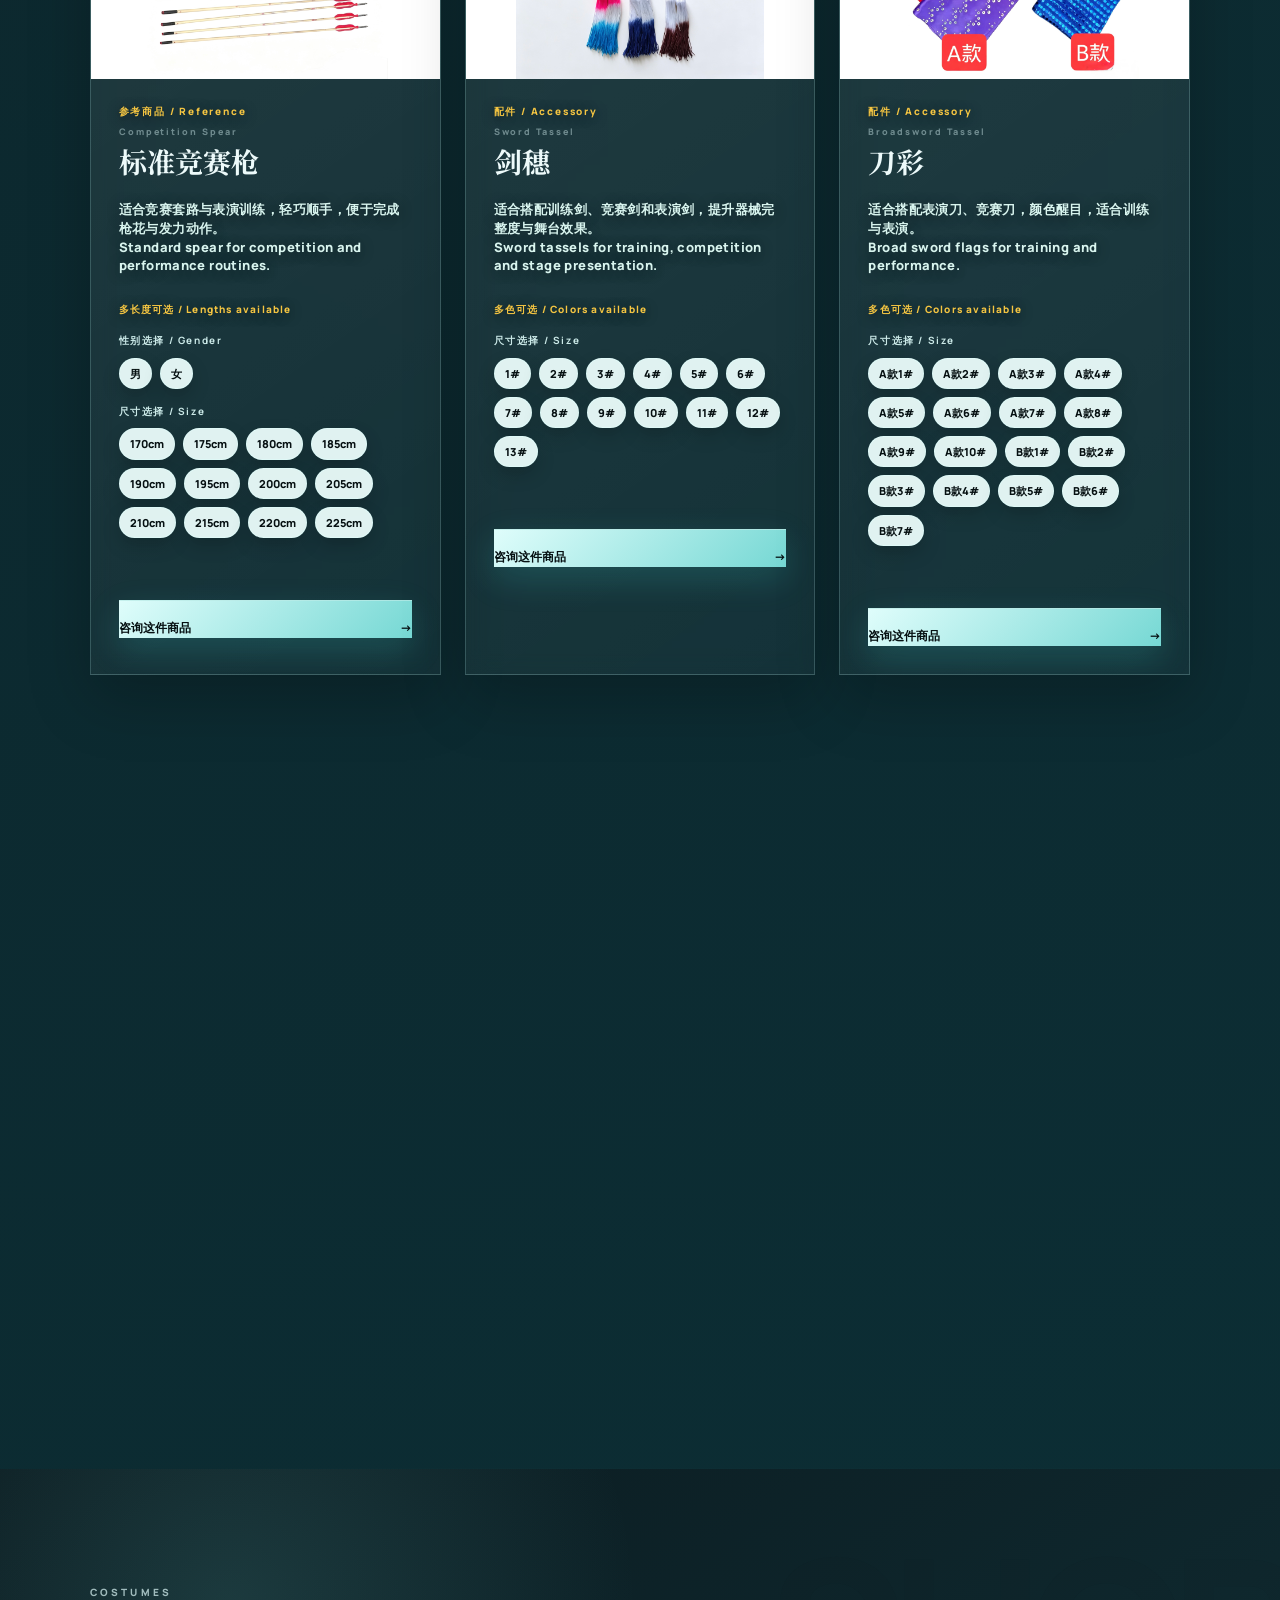
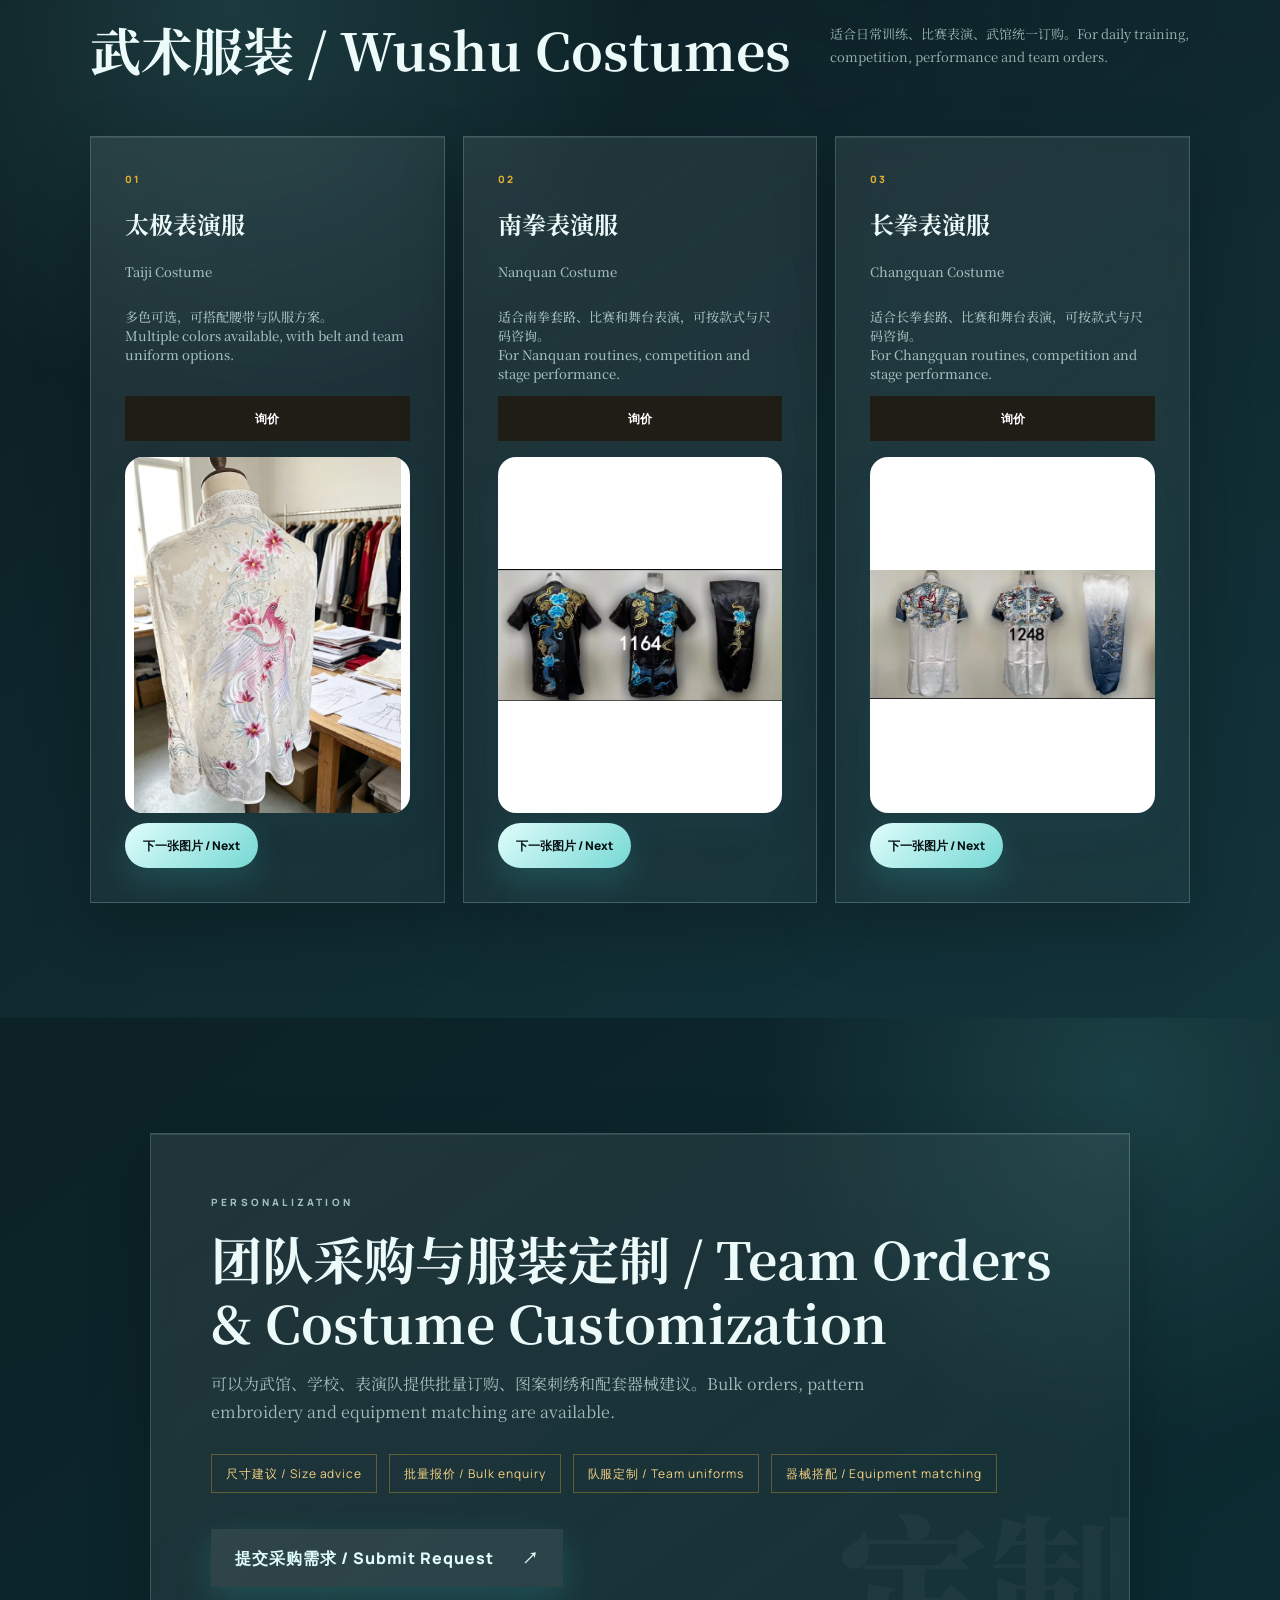
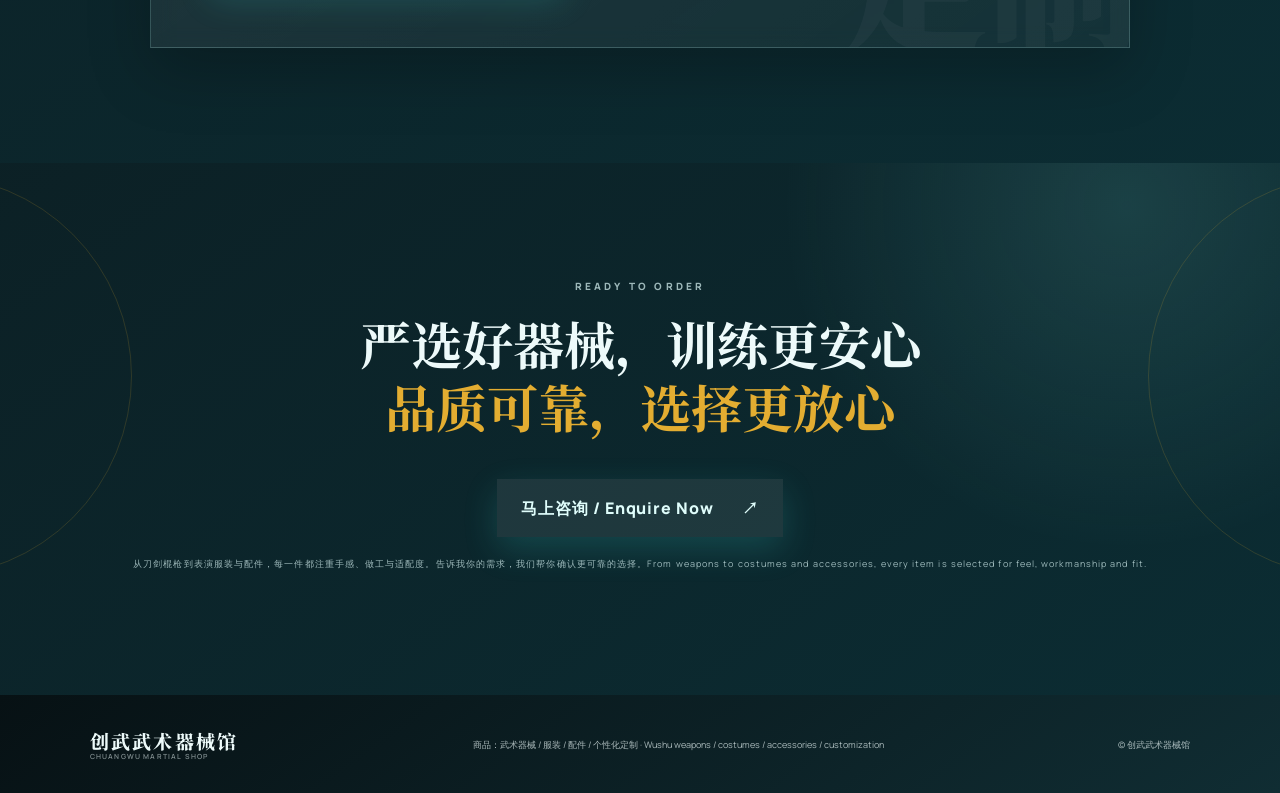
<file: github-upload 8/index.html>
<!doctype html>
<html lang="zh-CN">
<head>
  <meta charset="UTF-8">
  <meta name="viewport" content="width=device-width, initial-scale=1.0">
  <meta name="theme-color" content="#201d17">
  <title>创武武术器械馆 | Wushu Equipment & Costume Shop</title>
  <meta name="description" content="创武武术器械馆提供武术器械、表演服装与配件咨询。Chuangwu Martial Shop offers wushu weapons, performance costumes and training accessories.">
  <link rel="preconnect" href="https://fonts.googleapis.com">
  <link rel="preconnect" href="https://fonts.gstatic.com" crossorigin>
  <link href="https://fonts.googleapis.com/css2?family=Noto+Serif+SC:wght@500;600;700;900&family=Manrope:wght@400;500;600;700;800&display=swap" rel="stylesheet">
  <link rel="stylesheet" href="styles.css?v=20260827-size-button-gap-2">
  <style>
    .hero-shop {
      position: relative;
      overflow: hidden;
      isolation: isolate;
      display: flex !important;
      align-items: flex-end !important;
      justify-content: flex-end !important;
      min-height: min(760px, 92vh);
      padding: clamp(88px, 10vh, 120px) clamp(18px, 4vw, 48px) clamp(20px, 4vh, 36px) !important;
      background:
        linear-gradient(270deg, rgba(4, 25, 30, .30) 0%, rgba(4, 25, 30, .08) 38%, rgba(4, 25, 30, .01) 72%),
        linear-gradient(180deg, rgba(255, 255, 255, .04) 0%, rgba(4, 25, 30, .02) 54%, rgba(4, 25, 30, .16) 100%),
        url("assets/hero-wushu-comfort-premium.png?v=20260825-position-center-2") 60% center / cover no-repeat,
        #e8f1ee !important;
      color: #fffdf7;
    }

    .hero-shop::before {
      content: "";
      position: absolute;
      inset: 0;
      z-index: 0;
      background:
        radial-gradient(circle at 72% 70%, rgba(125, 245, 238, .10), transparent 30%),
        radial-gradient(circle at 38% 86%, rgba(232, 213, 156, .12), transparent 26%),
        linear-gradient(115deg, transparent 14%, rgba(191, 238, 233, .06) 14.4%, transparent 14.9%);
      opacity: .7;
      pointer-events: none;
    }

    .hero-shop::after {
      display: none;
    }

    .hero-shop .hero-copy {
      position: relative;
      z-index: 2;
    }

    .hero-shop .hero-scroll {
      z-index: 2;
    }

    .hero-shop .hero-copy {
      max-width: 340px;
      backdrop-filter: blur(12px);
      border: 0 !important;
      border-radius: 18px;
      padding: clamp(13px, 1.9vw, 20px);
      background: linear-gradient(145deg, rgba(8, 35, 42, .16), rgba(8, 35, 42, .05));
      box-shadow: 0 12px 34px rgba(0, 0, 0, .08), inset 0 1px 0 rgba(255, 255, 255, .12);
      margin-right: clamp(0px, 2vw, 28px);
    }

    .hero-shop h1,
    .hero-shop .hero-slogan,
    .hero-shop .hero-text,
    .hero-shop .hero-proof {
      color: #fffdf7;
      text-shadow: 0 2px 16px rgba(0, 0, 0, .72);
    }

    .hero-shop h1 {
      font-size: clamp(26px, 3.4vw, 44px) !important;
      line-height: 1;
      margin-bottom: 8px;
    }

    .hero-shop h1 em {
      color: #bfeee9;
    }

    .hero-shop .eyebrow {
      font-size: 9px !important;
      margin-bottom: 8px;
      color: #fffdf7 !important;
    }

    .hero-shop .hero-slogan {
      font-size: clamp(12px, 1.2vw, 14px) !important;
      margin-bottom: 6px;
    }

    .hero-shop .hero-text {
      font-size: 13px !important;
      line-height: 1.55;
    }

    .hero-shop .hero-actions {
      margin-top: 12px !important;
    }

    .hero-shop .hero-proof {
      margin-top: 12px !important;
    }

    .hero-shop .hero-actions .button,
    .hero-shop .hero-actions .text-link {
      font-size: 12px !important;
      padding: 9px 14px !important;
    }

    .hero-shop .hero-proof {
      font-size: 12px !important;
    }

    @media (max-width: 760px) {
      .hero-shop {
        min-height: 78vh;
        justify-content: flex-start !important;
        padding: 92px 12px 18px !important;
        background:
          linear-gradient(270deg, rgba(4, 25, 30, .26) 0%, rgba(4, 25, 30, .08) 46%, rgba(4, 25, 30, .01) 100%),
          linear-gradient(180deg, rgba(255,255,255,.03), rgba(4,25,30,.10)),
          url("assets/hero-wushu-comfort-premium.png?v=20260827-mobile-hero-right") 56% center / cover no-repeat,
          #e8f1ee !important;
      }

      .hero-shop .hero-copy {
        width: min(47vw, 190px);
        max-width: 190px;
        padding: 9px;
        border-radius: 12px;
        margin: 0;
        background: linear-gradient(145deg, rgba(6, 28, 34, .12), rgba(6, 28, 34, .03));
        backdrop-filter: blur(3px);
        box-shadow: 0 8px 20px rgba(0, 0, 0, .06), inset 0 1px 0 rgba(255, 255, 255, .08);
      }

      .hero-shop h1 {
        font-size: clamp(17px, 4.9vw, 23px) !important;
        margin-bottom: 4px;
      }

      .hero-shop .hero-slogan {
        font-size: 8px !important;
        line-height: 1.38;
      }

      .hero-shop .hero-text {
        font-size: 8px !important;
        line-height: 1.4;
        margin: 7px 0 8px;
      }

      .hero-shop .eyebrow {
        font-size: 7px !important;
        letter-spacing: .2em;
        margin-bottom: 5px;
        color: #fffdf7 !important;
      }

      .hero-shop .eyebrow span {
        width: 16px;
      }

      .hero-shop .hero-actions {
        gap: 6px !important;
      }

      .hero-shop .hero-actions .button,
      .hero-shop .hero-actions .text-link {
        min-height: 30px !important;
        padding: 5px 8px !important;
        font-size: 8px !important;
        gap: 7px !important;
      }

      .hero-shop .hero-proof {
        display: none !important;
      }
    }

    .product-art.real-product-image {
      min-height: clamp(240px, 28vw, 330px) !important;
      background-size: contain !important;
      background-position: center !important;
      background-repeat: no-repeat !important;
      background-color: #fff !important;
    }

    .product-art.real-product-image::before,
    .product-art.real-product-image::after {
      display: none !important;
    }

    .product-art.show-full-image {
      background-size: contain !important;
      background-color: #fff !important;
    }

    .product-art.show-original-image {
      background-size: contain !important;
      background-color: #fff !important;
    }

    .product-art.white-product-image {
      background-color: #fff !important;
      background-blend-mode: normal !important;
    }

    .size-options,
    .gender-options {
      display: flex;
      flex-wrap: wrap;
      gap: 8px;
      margin: 14px 28px 0;
    }

    .size-options {
      margin-bottom: 44px;
    }

    .size-options strong,
    .gender-options strong {
      width: 100%;
      font-size: 10px;
      letter-spacing: .16em;
      color: #dffdfb;
      opacity: .9;
    }

    .size-options button,
    .gender-options button {
      border: 1px solid rgba(223, 253, 251, .72);
      border-radius: 999px;
      padding: 5px 10px;
      font-size: 11px;
      font-weight: 800;
      background: rgba(239, 255, 253, .92);
      color: #061012;
      cursor: pointer;
      transition: .2s;
      box-shadow: 0 8px 18px rgba(0, 0, 0, .18);
    }

    .size-row-break {
      flex-basis: 100%;
      height: 0;
    }

    .size-options button:hover,
    .size-options button.is-selected,
    .gender-options button:hover,
    .gender-options button.is-selected {
      background: linear-gradient(135deg, #fff4b8, #76d8d4);
      color: #061012;
      border-color: #fff4b8;
      box-shadow: 0 10px 24px rgba(118, 216, 212, .28);
    }

    .catalog-images {
      display: flex;
      flex-direction: column;
      gap: 10px;
      margin-top: 16px;
    }

    .catalog-images img {
      width: 100%;
      aspect-ratio: 4 / 5;
      object-fit: contain;
      display: block;
      border-radius: 18px;
      background: #fff;
      box-shadow: 0 16px 36px rgba(34, 92, 101, .12);
    }

    .catalog-next {
      align-self: flex-start;
      border: 1px solid rgba(53, 120, 128, .35);
      border-radius: 999px;
      padding: 8px 14px;
      font-size: 12px;
      font-weight: 800;
      background: #12343b;
      color: #fffdf7;
      cursor: pointer;
    }

    .site-header .brand {
      transform: translateX(-12px);
    }

    .brand-mark {
      width: 48px !important;
      height: 48px !important;
      border-radius: 0 !important;
      background: transparent !important;
      overflow: hidden;
      box-shadow: none !important;
    }

    .brand-mark img {
      width: 100%;
      height: 100%;
      object-fit: contain;
      display: block;
    }

    .brand-mark i {
      display: none !important;
    }

    .site-header nav {
      margin-left: clamp(18px, 3vw, 42px) !important;
      margin-right: auto !important;
      transform: translateX(-18px);
    }

    .site-header .button-small {
      margin-left: 12px;
    }

    @media (max-width: 900px) {
      .site-header nav {
        transform: translateX(-8px);
      }
    }

    body {
      background:
        radial-gradient(circle at 14% 8%, rgba(91, 221, 216, .20), transparent 28%),
        radial-gradient(circle at 86% 42%, rgba(76, 151, 171, .18), transparent 32%),
        linear-gradient(180deg, #071114 0%, #10252a 42%, #071114 100%) !important;
      color: #edfafa !important;
    }

    .shop-categories,
    .philosophy,
    .products.section,
    .products.section.pale,
    .service.section,
    .cta.section {
      background:
        radial-gradient(circle at 88% 8%, rgba(118, 216, 212, .14), transparent 28%),
        linear-gradient(145deg, rgba(12, 33, 38, .96), rgba(12, 48, 55, .88)) !important;
      color: #edfafa !important;
    }

    .products.section.pale {
      background:
        radial-gradient(circle at 18% 12%, rgba(118, 216, 212, .15), transparent 28%),
        linear-gradient(145deg, #0b1b20, #12343b) !important;
    }

    .section-heading h2,
    .philosophy h2,
    .service-card h2,
    .cta h2,
    .product-card h3,
    .catalog-list h3,
    footer,
    footer a {
      color: #edfafa !important;
    }

    .section-kicker,
    .product-en,
    .price-row,
    .catalog-list p,
    .section-heading > p,
    .philosophy p,
    .service-card p,
    .cta p {
      color: rgba(220, 247, 246, .70) !important;
    }

    .product-card > p:not(.tag, .product-en),
    .product-card .tag {
      color: #d8f4ee !important;
      font-family: var(--sans) !important;
      font-weight: 800 !important;
      letter-spacing: .03em;
      text-shadow: 0 2px 14px rgba(0, 0, 0, .45);
      overflow-wrap: anywhere;
      word-break: normal;
    }

    .product-card .tag {
      margin-left: 28px !important;
      margin-right: 28px !important;
      color: #f4c542 !important;
      background: transparent !important;
      border: 0 !important;
      border-radius: 0 !important;
      padding: 0 !important;
      font-size: 10px !important;
      font-weight: 950 !important;
      letter-spacing: .18em;
      opacity: 1 !important;
      box-shadow: none !important;
      text-shadow: 0 2px 12px rgba(0, 0, 0, .58) !important;
    }

    .product-card .price-row {
      display: block !important;
      margin-left: 28px !important;
      margin-right: 28px !important;
      padding-left: 0 !important;
      padding-right: 0 !important;
      text-align: left !important;
    }

    .product-card .price-row span {
      display: block !important;
      margin-left: 0 !important;
      color: #f4c542 !important;
      background: transparent !important;
      border: 0 !important;
      border-radius: 0 !important;
      padding: 0 !important;
      font-size: 10px !important;
      font-weight: 950 !important;
      letter-spacing: .12em !important;
      opacity: 1 !important;
      box-shadow: none !important;
      text-shadow: 0 2px 12px rgba(0, 0, 0, .58) !important;
    }

    .product-card .desc-en {
      display: block;
      margin-top: 4px;
    }

    .product-card,
    .catalog-list > *,
    .service-card {
      background: linear-gradient(145deg, rgba(255, 255, 255, .085), rgba(255, 255, 255, .035)) !important;
      border: 1px solid rgba(189, 248, 244, .20) !important;
      box-shadow: 0 24px 58px rgba(0, 0, 0, .22), inset 0 1px 0 rgba(255, 255, 255, .10) !important;
      backdrop-filter: blur(10px);
    }

    .button,
    .card-link,
    .catalog-next,
    .submit-button {
      background: linear-gradient(135deg, #dffdfb, #76d8d4) !important;
      color: #061012 !important;
      border-color: rgba(191, 238, 233, .72) !important;
      box-shadow: 0 12px 34px rgba(60, 222, 217, .18);
    }

    .product-card .card-link {
      margin-top: 18px !important;
    }

    .button-light,
    .text-link {
      background: rgba(255, 255, 255, .08) !important;
      color: #dffdfb !important;
      border-color: rgba(144, 244, 239, .28) !important;
    }

    .size-options button,
    .gender-options button {
      border-color: rgba(223, 253, 251, .72) !important;
      color: #061012 !important;
      background: rgba(239, 255, 253, .94) !important;
    }

    .size-options button:hover,
    .size-options button.is-selected,
    .gender-options button:hover,
    .gender-options button.is-selected {
      background: linear-gradient(135deg, #fff4b8, #76d8d4) !important;
      color: #061012 !important;
      border-color: #fff4b8 !important;
    }

    footer {
      background: linear-gradient(145deg, #071114, #102d33) !important;
      color: #edfafa !important;
    }

    footer p,
    footer small {
      color: rgba(237, 250, 250, .70) !important;
    }

    .site-header {
      background: rgba(5, 17, 20, .46) !important;
      border-color: rgba(189, 248, 244, .16) !important;
      backdrop-filter: blur(18px);
    }

    .site-header a,
    .site-header small {
      color: #edfafa !important;
    }

    .order-dialog {
      background:
        radial-gradient(circle at 12% 8%, rgba(72, 230, 224, .13), transparent 28%),
        linear-gradient(145deg, #071114, #0d2227) !important;
      color: #edfafa !important;
      border: 1px solid rgba(144, 244, 239, .18) !important;
      box-shadow: 0 40px 120px rgba(0, 0, 0, .58) !important;
    }

    .order-dialog input,
    .order-dialog select,
    .order-dialog textarea {
      background: rgba(255, 255, 255, .08) !important;
      color: #edfafa !important;
      border-color: rgba(144, 244, 239, .24) !important;
    }

    .order-dialog input::placeholder,
    .order-dialog textarea::placeholder {
      color: rgba(237, 250, 250, .45) !important;
    }

    .order-dialog label,
    .order-dialog p,
    .order-dialog blockquote {
      color: rgba(237, 250, 250, .78) !important;
    }

    body.order-open::before {
      content: "";
      position: fixed;
      inset: 0;
      z-index: 999;
      background: rgba(2, 8, 10, .72);
      backdrop-filter: blur(5px);
    }

    .order-dialog.is-open {
      display: grid !important;
      position: fixed !important;
      left: 50% !important;
      top: 50% !important;
      transform: translate(-50%, -50%) !important;
      z-index: 1000 !important;
      width: min(900px, calc(100vw - 28px)) !important;
      max-height: calc(100dvh - 28px) !important;
    }

    .order-dialog.is-open::backdrop {
      background: rgba(2, 8, 10, .72);
      backdrop-filter: blur(5px);
    }

    @media(max-width: 900px) {
      .order-dialog.is-open {
        grid-template-columns: 1fr !important;
      }
    }

    @media(max-width: 560px) {
      .site-header > .button {
        display: inline-flex !important;
        min-height: 38px !important;
        padding: 8px 12px !important;
        font-size: 11px !important;
        gap: 8px !important;
      }

      .order-dialog.is-open {
        top: max(76px, env(safe-area-inset-top)) !important;
        transform: translateX(-50%) !important;
        max-height: calc(100dvh - max(96px, env(safe-area-inset-top)) - 20px) !important;
        overflow: auto !important;
        width: calc(100vw - 26px) !important;
      }

      .order-dialog::before {
        content: "商品咨询 / Order Enquiry";
        position: sticky;
        top: 0;
        z-index: 4;
        display: block;
        padding: 16px 58px 12px 24px;
        background: rgba(6, 18, 21, .96);
        border-bottom: 1px solid rgba(144, 244, 239, .18);
        color: #edfafa;
        font-weight: 900;
        letter-spacing: .06em;
      }

      .order-dialog form {
        padding-top: 26px !important;
      }

      .dialog-close {
        position: sticky !important;
        float: right;
        top: 8px !important;
        right: 10px !important;
        z-index: 6 !important;
        margin: 8px 10px -48px auto;
      }
    }
  </style>
</head>
<body>
  <header class="site-header">
    <a class="brand" href="#top" aria-label="创武武术器械馆首页">
      <span>创武武术器械馆<small>CHUANGWU MARTIAL SHOP</small></span>
    </a>
    <nav aria-label="主导航">
      <a href="#products">器械 <small>WEAPONS</small></a>
      <a href="#uniforms">服装 <small>COSTUMES</small></a>
      <a href="#service">服务 <small>SERVICE</small></a>
    </nav>
    <button class="button button-small" data-open-order>咨询下单 / Enquire</button>
  </header>

  <main id="top">
    <section class="hero hero-shop">
      <div class="hero-copy reveal">
        <p class="eyebrow"><span></span> WUSHU EQUIPMENT · SINGAPORE</p>
        <h1>武术器械<br><em>一站配齐</em></h1>
        <p class="hero-slogan">刀 · 剑 · 棍 · 枪 · 服装 · 配件 / Broadswords · Swords · Cudgels · Spears · Costumes · Accessories</p>
        <p class="hero-text">创武武术器械馆为学员、教练、武馆与学校提供刀剑棍枪服装和配件选购服务。For students, coaches, schools and training centers.</p>
        <div class="hero-actions">
          <a class="button" href="#products">浏览商品 / Shop <span>↓</span></a>
          <button class="text-link" data-open-order>我要询价 / Enquire <span>↗</span></button>
        </div>
        <div class="hero-proof">
          <div class="avatars" aria-hidden="true"><b>刀</b><b>剑</b><b>棍</b><b>枪</b></div>
          <p><strong>训练 / 表演 / 比赛</strong><br><span>Kids · Adults · Team Orders</span></p>
        </div>
      </div>
      <div class="hero-scroll" aria-hidden="true">SHOP <span></span></div>
    </section>

    <section class="shop-categories" aria-label="商品分类"></section>

    <section class="philosophy">
      <p class="section-kicker">CHUANGWU SELECTION</p>
      <div>
        <h2>从训练到赛场<br>装备一次<em>配齐</em></h2>
        <p>创武武术器械馆为学员、教练、武馆与学校提供刀剑棍枪服装和配件选购服务。We help students, coaches, schools and training centers choose the right wushu weapons, costumes and accessories.</p>
      </div>
    </section>

    <section class="products section" id="products">
      <div class="section-heading">
        <div><p class="section-kicker">BEST SELLERS</p><h2>热门武术器械 / Popular Wushu Equipment</h2></div>
        <p>先提交需求，再确认库存、尺寸和取货/配送方式。Send your request first, then confirm stock, size and delivery.</p>
      </div>
      <div class="product-grid"></div>
    </section>

    <section class="products section pale" id="uniforms">
      <div class="section-heading">
        <div><p class="section-kicker">COSTUMES</p><h2>武术服装 / Wushu Costumes</h2></div>
        <p>适合日常训练、比赛表演、武馆统一订购。For daily training, competition, performance and team orders.</p>
      </div>
      <div class="catalog-list"></div>
    </section>

    <section class="service section" id="service">
      <div class="service-card reveal">
        <p class="section-kicker">PERSONALIZATION</p>
        <h2>团队采购与服装定制 / Team Orders & Costume Customization</h2>
        <p>可以为武馆、学校、表演队提供批量订购、图案刺绣和配套器械建议。Bulk orders, pattern embroidery and equipment matching are available.</p>
        <div class="service-points"></div>
        <button class="button button-light" data-open-order>提交采购需求 / Submit Request <span>↗</span></button>
      </div>
    </section>

    <section class="cta section">
      <p class="section-kicker">READY TO ORDER</p>
      <h2>严选好器械，训练更安心<br><em>品质可靠，选择更放心</em></h2>
      <button class="button button-light" data-open-order>马上咨询 / Enquire Now <span>↗</span></button>
      <p>从刀剑棍枪到表演服装与配件，每一件都注重手感、做工与适配度。告诉我你的需求，我们帮你确认更可靠的选择。From weapons to costumes and accessories, every item is selected for feel, workmanship and fit.</p>
    </section>
  </main>

  <footer>
    <a class="brand brand-light" href="#top"><span>创武武术器械馆<small>CHUANGWU MARTIAL SHOP</small></span></a>
    <p>商品：武术器械 / 服装 / 配件 / 个性化定制 · Wushu weapons / costumes / accessories / customization</p>
    <p>© 创武武术器械馆</p>
  </footer>

  <div class="order-dialog" id="orderDialog" role="dialog" aria-modal="true" hidden>
    <button class="dialog-close" data-close-order aria-label="关闭窗口">×</button>
    <div class="dialog-intro">
      <p class="section-kicker">ORDER ENQUIRY</p>
      <h2>商品咨询<br>与下单</h2>
      <p>填写你想购买的商品、数量和联系方式，我会尽快确认尺寸、库存与配送。Fill in your item, quantity and contact details.</p>
      <blockquote>“先选对器械，再练出手感。” Choose the right equipment, then train with confidence.</blockquote>
    </div>
    <form id="orderForm" action="https://formsubmit.co/zhouyc1115@gmail.com" method="POST">
      <input type="hidden" name="_subject" value="创武武术器械馆商品咨询 / Chuangwu Martial Shop Enquiry">
      <input type="hidden" name="_template" value="table">
      <input type="hidden" name="_captcha" value="false">
      <input type="hidden" name="_next" value="http://chuangwusports.com/">
      <input type="hidden" name="submitted_at" id="submittedAt" value="">
      <label>姓名 / Name <input name="name" type="text" placeholder="请输入你的姓名 / Your name" required></label>
      <label>联系方式 / Contact <input name="contact" type="text" placeholder="手机号 / WhatsApp / 微信" required></label>
      <label>想购买的商品 / Product
        <select name="product" required><option value="">请选择商品 / Select a product</option></select>
      </label>
      <div class="form-row">
        <label>数量 / Quantity <input name="quantity" type="number" min="1" value="1" required></label>
        <label>用途 / Purpose
          <select name="purpose" required>
            <option value="">请选择 / Select</option>
            <option>日常训练 / Daily Training</option>
            <option>比赛表演 / Competition & Performance</option>
            <option>学校 / 武馆团购 / School or Club Order</option>
            <option>礼物 / 收藏 / Gift or Collection</option>
          </select>
        </label>
      </div>
      <label>备注 / Notes <textarea name="note" rows="3" placeholder="例如 / Example: height 135cm, needs broad sword; or 20 team uniforms with embroidery."></textarea></label>
      <label class="consent"><input type="checkbox" required> <span>我同意使用以上信息进行商品咨询与联络 / I agree to be contacted about this enquiry.</span></label>
      <button class="button submit-button" type="submit">提交咨询 / Submit <span>→</span></button>
    </form>
    <div class="success-state" id="successState" hidden>
      <div class="success-mark">✓</div>
      <p class="section-kicker">ENQUIRY RECEIVED</p>
      <h2>咨询已收到 / Enquiry Received</h2>
      <p>谢谢，我会尽快与你确认商品库存和下单方式。Thank you, we will confirm stock and order details soon.</p>
      <button class="button" data-close-order>好的 / OK</button>
    </div>
  </div>

  <script src="content-new.js?v=20260826-desc-break"></script>
  <script src="script.js?v=20260826-desc-break"></script>
  <script>
    function renderProductCardsIfNeeded() {
      const productGrid = document.querySelector(".product-grid");
      const products = window.siteContent?.products || [];
      if (!productGrid || productGrid.children.length || !products.length) return;

      const formatDescription = (description) => {
        const text = description || "";
        const formatted = text.replace(/。 ([A-Z])/g, "。<br><span class=\"desc-en\">$1");
        return formatted.includes("desc-en") ? `${formatted}</span>` : formatted;
      };

      productGrid.innerHTML = products.map((product) => {
        const tag = product.tag ? `<p class="tag">${product.tag}</p>` : "";
        return `
          <article class="product-card ${product.featured ? "featured" : ""} reveal">
            <div class="product-art ${product.art || ""}" aria-hidden="true"></div>
            ${tag}
            <p class="product-en">${product.english || ""}</p>
            <h3>${product.name}</h3>
            <p>${formatDescription(product.description)}</p>
            <div class="price-row"><span>${product.note || ""}</span></div>
            <button class="card-link" data-product="${product.name} ${product.english || ""}">咨询这件商品 / Enquire <span>→</span></button>
          </article>
        `;
      }).join("");
    }

    function applyShopEnhancements() {
      renderProductCardsIfNeeded();

      document.querySelectorAll(".product-card").forEach((card) => {
        card.innerHTML = card.innerHTML.replaceAll("undefined", "");
      });

      const productImages = document.querySelectorAll(".product-card .product-art");
      const imagePaths = [
        "assets/xunliandao.jpg",
        "assets/jingsaidao.jpg",
        "assets/jingsai-nandao.jpg",
        "assets/xublianjian.jpg",
        "assets/jingsaijian-new.jpg",
        "assets/xunliangun.jpg",
        "assets/jingsaigun.PNG",
        "assets/jingsaigun.PNG",
        "assets/xunlianqiang-new.jpg",
        "assets/jingsaiqiang.jpg",
        "assets/jianshui.jpg",
        "assets/daocai.jpg",
        "assets/daojiandai-new.jpg",
        "assets/wushu-mat.jpeg"
      ];

      imagePaths.forEach((path, index) => {
        const productImage = productImages[index];
        if (!productImage) return;

        productImage.classList.add("real-product-image");
        if (
          path.includes("jingsaidao") ||
          path.includes("xunlianqiang") ||
          path.includes("jingsaiqiang") ||
          path.includes("jianshui") ||
          path.includes("daojiandai")
        ) {
          productImage.classList.add("white-product-image");
        }
        if (path.includes("jingsaiqiang")) productImage.classList.add("show-full-image");
        if (path.includes("daocai")) productImage.classList.add("show-original-image");
        if (path.includes("jianshui")) productImage.classList.add("show-original-image");
        if (path.includes("daojiandai")) productImage.classList.add("show-original-image");
        productImage.style.backgroundImage = `url('${path}')`;
      });

      const products = window.siteContent?.products || [];
      products.forEach((product, index) => {
        const card = document.querySelectorAll(".product-card")[index];
        const priceRow = card?.querySelector(".price-row");
        if (!card || !priceRow) return;

        if (product.name === "剑穗") {
          card.id = "training-accessories";
        }

        if (Array.isArray(product.genders) && product.genders.length > 0 && !card.querySelector(".gender-options")) {
          const genderOptions = document.createElement("div");
          genderOptions.className = "gender-options";
          genderOptions.innerHTML = `<strong>性别选择 / Gender</strong>${product.genders.map((gender) => `<button type="button" data-gender="${gender}">${gender}</button>`).join("")}`;
          priceRow.after(genderOptions);
        }

        if (!Array.isArray(product.sizes) || product.sizes.length === 0 || card.querySelector(".size-options")) return;

        const sizeOptions = document.createElement("div");
        sizeOptions.className = "size-options";
        sizeOptions.innerHTML = `<strong>尺寸选择 / Size</strong>${product.sizes.map((size) => `${size === "女1" ? '<span class="size-row-break"></span>' : ""}<button type="button" data-size="${size}">${size}</button>`).join("")}`;
        const genderOptions = card.querySelector(".gender-options");
        (genderOptions || priceRow).after(sizeOptions);
      });

      const catalogItems = window.siteContent?.catalogItems || [];
      const catalogCards = document.querySelectorAll(".catalog-list > *");
      catalogItems.forEach((item, index) => {
        if (!Array.isArray(item.images) || item.images.length === 0) return;

        const catalogCard = catalogCards[index];
        if (!catalogCard || catalogCard.querySelector(".catalog-images")) return;

        const title = catalogCard.querySelector("h3");
        if (title && item.english && !catalogCard.querySelector(".catalog-en")) {
          const englishName = document.createElement("p");
          englishName.className = "catalog-en";
          englishName.textContent = item.english;
          title.after(englishName);
        }

        const imageWrap = document.createElement("div");
        imageWrap.className = "catalog-images";

        const image = document.createElement("img");
        image.src = item.images[0];
        image.alt = item.name;
        image.loading = "lazy";
        image.dataset.currentIndex = "0";
        imageWrap.append(image);

        if (item.images.length > 1) {
          const nextButton = document.createElement("button");
          nextButton.className = "catalog-next";
          nextButton.type = "button";
          nextButton.textContent = "下一张图片 / Next";
          nextButton.dataset.catalogIndex = String(index);
          imageWrap.append(nextButton);
        }

        catalogCard.append(imageWrap);
      });
    }

    document.addEventListener("click", (event) => {
      const nextButton = event.target.closest("[data-catalog-index]");
      if (!nextButton) return;

      const catalogIndex = Number(nextButton.dataset.catalogIndex);
      const item = window.siteContent?.catalogItems?.[catalogIndex];
      const image = nextButton.closest(".catalog-images")?.querySelector("img");
      if (!item || !Array.isArray(item.images) || !image) return;

      const currentIndex = Number(image.dataset.currentIndex || "0");
      const nextIndex = (currentIndex + 1) % item.images.length;
      image.src = item.images[nextIndex];
      image.dataset.currentIndex = String(nextIndex);
    });

    document.addEventListener("click", (event) => {
      const sizeButton = event.target.closest("[data-size]");
      if (!sizeButton) return;

      const card = sizeButton.closest(".product-card");
      card.querySelectorAll("[data-size]").forEach((button) => button.classList.remove("is-selected"));
      sizeButton.classList.add("is-selected");
      card.dataset.selectedSize = sizeButton.dataset.size;
    });

    document.addEventListener("click", (event) => {
      const genderButton = event.target.closest("[data-gender]");
      if (!genderButton) return;

      const card = genderButton.closest(".product-card");
      card.querySelectorAll("[data-gender]").forEach((button) => button.classList.remove("is-selected"));
      genderButton.classList.add("is-selected");
      card.dataset.selectedGender = genderButton.dataset.gender;
    });

    document.addEventListener("click", (event) => {
      const consultButton = event.target.closest(".product-card .card-link");
      if (!consultButton) return;

      const card = consultButton.closest(".product-card");
      const selectedGender = card?.dataset.selectedGender;
      const selectedSize = card?.dataset.selectedSize;
      if (!selectedGender && !selectedSize) return;

      setTimeout(() => {
        const note = document.querySelector("[name='note']");
        if (!note) return;

        const selectedText = [
          selectedGender ? `选择性别 / Gender：${selectedGender}` : "",
          selectedSize ? `选择尺寸 / Size：${selectedSize}` : ""
        ].filter(Boolean).join("\n");

        if (note.value.includes("选择性别") || note.value.includes("选择尺寸")) return;
        note.value = `${selectedText}${note.value ? `\n${note.value}` : ""}`;
      }, 0);
    });

    applyShopEnhancements();
    document.addEventListener("DOMContentLoaded", applyShopEnhancements);
    window.addEventListener("load", applyShopEnhancements);
    setTimeout(applyShopEnhancements, 300);
    setTimeout(applyShopEnhancements, 1000);
  </script>
</body>
</html>
</file>
<file: styles.css>
:root{--ink:#201d17;--ink-2:#302b22;--charcoal:#151411;--paper:#f6f1e5;--paper-2:#e9dfcc;--gold:#e3ad31;--gold-2:#f4c65c;--red:#a63c2f;--muted:#8b8373;--white:#fffdf7;--serif:"Noto Serif SC",serif;--sans:"Manrope","PingFang SC",sans-serif}
*{box-sizing:border-box}html{scroll-behavior:smooth}body{margin:0;background:var(--paper);color:var(--ink);font-family:var(--sans);line-height:1.75}button,input,select,textarea{font:inherit}button,a{color:inherit}button{cursor:pointer}h1,h2,h3{font-family:var(--serif);font-weight:700;margin:0;line-height:1.24}em{font-style:normal;color:var(--gold)}
.site-header{height:96px;padding:0 clamp(22px,6vw,92px);display:flex;align-items:center;justify-content:space-between;position:absolute;z-index:20;width:100%;color:#fff;text-shadow:0 1px 12px rgba(0,0,0,.4)}.site-header:after{content:"";position:absolute;inset:0;background:linear-gradient(180deg,rgba(0,0,0,.62),transparent);z-index:-1;pointer-events:none}.brand{display:flex;gap:12px;align-items:center;text-decoration:none;font:800 19px var(--serif);letter-spacing:.12em}.brand small{display:block;font:600 7px var(--sans);letter-spacing:.17em;margin-top:-2px;opacity:.74}.brand-mark{width:36px;height:36px;border:1px solid var(--gold);border-radius:50%;position:relative;display:block;background:linear-gradient(90deg,var(--gold) 50%,transparent 50%);overflow:hidden}.brand-mark:before,.brand-mark:after{content:"";position:absolute;left:9px;width:18px;height:18px;border-radius:50%}.brand-mark:before{top:0;background:transparent}.brand-mark:after{bottom:0;background:var(--gold)}.brand-mark i:before,.brand-mark i:after{content:"";position:absolute;z-index:2;width:4px;height:4px;border-radius:50%;left:16px}.brand-mark i:before{top:7px;background:var(--gold)}.brand-mark i:after{bottom:7px;background:#222}nav{display:flex;gap:34px}nav a{text-decoration:none;font-size:13px;font-weight:700;display:flex;gap:6px;align-items:baseline;position:relative}nav a small{font-size:7px;letter-spacing:.12em;opacity:.65}nav a:after{content:"";height:1px;width:0;background:var(--gold);position:absolute;bottom:-5px;left:0;transition:.3s}nav a:hover:after{width:100%}
.button{border:0;background:var(--gold);color:#1b1a16;padding:15px 24px;min-height:52px;letter-spacing:.06em;font-weight:800;display:inline-flex;align-items:center;justify-content:center;gap:28px;transition:.25s;text-decoration:none}.button:hover{background:var(--gold-2);transform:translateY(-2px)}.button-small{min-height:42px;padding:10px 19px;font-size:12px}.button-light{background:var(--paper);color:var(--ink)}.button-light:hover{background:#fff}
.hero{position:relative;overflow:hidden}.hero-shop{min-height:780px;height:100vh;color:#fff;padding:130px clamp(24px,7vw,112px) 70px;display:grid;grid-template-columns:minmax(0,1.02fr) minmax(360px,.78fr);gap:60px;align-items:center;background:radial-gradient(circle at 78% 35%,rgba(227,173,49,.22),transparent 30%),linear-gradient(105deg,rgba(8,8,7,.96) 0%,rgba(27,24,18,.9) 43%,rgba(87,48,26,.35) 100%),url('assets/taichi-hero.png');background-size:cover;background-position:center}.hero-shop:before{content:"";position:absolute;inset:auto 0 0;width:100%;height:34px;background:linear-gradient(135deg,transparent 16px,#2b211f 0) 0 0/32px 34px repeat-x}.hero-copy{max-width:690px;z-index:2}.eyebrow,.section-kicker{font-size:10px;letter-spacing:.32em;font-weight:800}.eyebrow{display:flex;align-items:center;gap:12px;color:#f4d27e}.eyebrow span{width:34px;height:1px;background:var(--gold)}h1{font-size:clamp(56px,7vw,106px);font-weight:900;line-height:1.04;letter-spacing:.08em;text-shadow:0 5px 28px rgba(0,0,0,.48)}h1 em{color:#fff}.hero-slogan{font:700 clamp(17px,1.7vw,24px) var(--serif);letter-spacing:.22em;color:var(--gold);margin:18px 0 0}.hero-text{max-width:575px;margin:22px 0 28px;color:rgba(255,255,255,.82)}.hero-actions{display:flex;align-items:center;gap:34px}.text-link{background:none;border:0;text-decoration:none;font-size:13px;border-bottom:1px solid rgba(255,255,255,.7);padding:9px 0;color:#fff}.hero-proof{display:flex;align-items:center;margin-top:34px}.avatars{display:flex}.avatars b{width:38px;height:38px;display:grid;place-items:center;border-radius:50%;background:linear-gradient(145deg,rgba(246,255,253,.34),rgba(101,170,172,.24));color:#f7fffd;border:1px solid rgba(222,255,251,.55);box-shadow:0 10px 26px rgba(3,24,27,.22),inset 0 1px 0 rgba(255,255,255,.28);backdrop-filter:blur(8px);margin-left:-8px;font:800 11px var(--serif)}.avatars b:first-child{margin-left:0;background:linear-gradient(145deg,rgba(255,255,255,.44),rgba(148,220,214,.28))}.avatars b:last-child{background:linear-gradient(145deg,rgba(108,232,224,.68),rgba(29,121,126,.58));border-color:rgba(202,255,249,.78);color:#06282b}.hero-proof p{font-size:10px;line-height:1.55;margin:0 0 0 12px;color:#f7fffd;text-shadow:0 3px 18px rgba(0,0,0,.35)}.hero-proof strong{font-size:14px;letter-spacing:.04em}.hero-proof span{color:rgba(232,250,248,.82)}.hero-seal{position:absolute;right:6vw;bottom:70px;border:2px solid rgba(255,255,255,.65);color:#fff;padding:9px 11px;font:700 17px var(--serif);letter-spacing:.15em}.hero-scroll{position:absolute;right:2vw;bottom:68px;writing-mode:vertical-rl;font-size:7px;letter-spacing:.3em;color:rgba(255,255,255,.65)}.hero-scroll span{display:inline-block;height:45px;width:1px;background:var(--gold);margin-top:10px}
.weapon-showcase{height:min(66vh,620px);min-height:460px;position:relative;z-index:1;border:1px solid rgba(227,173,49,.22);background:linear-gradient(145deg,rgba(255,255,255,.08),rgba(255,255,255,.02));box-shadow:0 30px 80px rgba(0,0,0,.32);overflow:hidden}.weapon-showcase:before{content:"";position:absolute;inset:30px;border:1px solid rgba(227,173,49,.16)}.weapon-card{position:absolute;left:36px;bottom:34px;z-index:3;background:var(--gold);color:#1f1b13;padding:28px 30px;width:min(310px,calc(100% - 72px));box-shadow:0 18px 45px rgba(0,0,0,.3)}.weapon-card span,.product-en{font-size:9px;letter-spacing:.22em;font-weight:800;opacity:.62}.weapon-card h2{font-size:42px}.weapon-card p{margin:4px 0 0;font-weight:800}.blade{position:absolute;background:linear-gradient(90deg,#f2f2ed,#a79d87 58%,#f7efe0);box-shadow:0 16px 38px rgba(0,0,0,.35);transform-origin:center}.blade:before{content:"";position:absolute;width:42px;height:17px;background:#1f1b15;border:4px solid var(--gold);left:-28px;top:50%;transform:translateY(-50%);border-radius:30px}.blade:after{content:"";position:absolute;right:-22px;top:50%;transform:translateY(-50%);width:0;height:0;border-top:12px solid transparent;border-bottom:12px solid transparent;border-left:24px solid #f1eee4}.blade-one{width:480px;height:24px;right:-54px;top:130px;transform:rotate(-23deg)}.blade-two{width:420px;height:18px;right:20px;top:280px;transform:rotate(19deg);opacity:.9}.blade-three{width:355px;height:16px;right:120px;bottom:115px;transform:rotate(-36deg);opacity:.75}
.shop-categories{display:grid;grid-template-columns:repeat(4,1fr);background:var(--gold);color:#222}.shop-categories a{min-height:120px;padding:30px clamp(18px,3vw,38px);border-right:1px solid rgba(32,32,30,.2);display:flex;align-items:center;gap:18px;text-decoration:none}.shop-categories a:last-child{border:0}.shop-categories strong{font:800 11px var(--sans);opacity:.45}.shop-categories span{font:800 17px var(--serif)}.shop-categories small{display:block;font:700 7px var(--sans);letter-spacing:.18em;margin-top:4px;opacity:.55}
.contact-section{background:linear-gradient(135deg,#102f31,#071515);color:var(--white);padding:85px clamp(24px,7vw,112px)}.contact-card{max-width:980px;margin:auto;border:1px solid rgba(188,242,237,.18);background:rgba(255,255,255,.055);backdrop-filter:blur(16px);padding:46px;box-shadow:0 24px 70px rgba(0,0,0,.22)}.contact-card h2{font-size:clamp(32px,4vw,52px)}.contact-card>p:not(.section-kicker){max-width:620px;color:#d6eeee;font-family:var(--serif)}.contact-links{display:grid;grid-template-columns:repeat(2,1fr);gap:18px;margin-top:30px}.contact-links a{display:flex;flex-direction:column;gap:6px;text-decoration:none;background:linear-gradient(135deg,rgba(213,255,250,.16),rgba(115,219,211,.08));border:1px solid rgba(178,244,238,.26);padding:24px;color:#fff}.contact-links span{font-size:11px;letter-spacing:.16em;color:#bdf4ee;font-weight:800}.contact-links strong{font-size:24px;line-height:1.2;word-break:break-word}
.philosophy{background:#2b211f;color:var(--white);padding:105px clamp(24px,10vw,160px);display:grid;grid-template-columns:1fr 2fr;gap:70px;position:relative;overflow:hidden}.philosophy:after{content:"器";position:absolute;right:-30px;bottom:-105px;font:900 330px var(--serif);color:rgba(255,255,255,.025)}.section-kicker{color:var(--gold);margin:0 0 16px}.philosophy h2,.section-heading h2,.service h2,.cta h2,.dialog-intro h2,.success-state h2{font-size:clamp(32px,4vw,55px)}.philosophy p:last-child{color:#c6bda8;max-width:720px;font-family:var(--serif)}
.section{padding:115px clamp(24px,7vw,112px)}.section-heading{display:flex;justify-content:space-between;align-items:flex-end;margin-bottom:55px}.section-heading>p{max-width:360px;color:#81796a;font-family:var(--serif);font-size:13px}.products{background:#272522;color:#fff;position:relative;overflow:hidden}.products:before{content:"SHOP";position:absolute;right:-10px;top:18px;font:900 210px var(--sans);color:rgba(255,255,255,.025);letter-spacing:-.08em}.products .section-heading>p{color:#aaa28f}.product-grid{display:grid;grid-template-columns:repeat(3,1fr);gap:24px}.product-card{background:#e5ad2e;color:#201f1b;min-height:590px;display:flex;flex-direction:column;position:relative;overflow:hidden;box-shadow:0 16px 42px rgba(0,0,0,.2);transition:.3s}.product-card:hover{transform:translateY(-8px);box-shadow:0 24px 64px rgba(0,0,0,.35)}.product-card.featured{background:#f0bf49}.product-art{height:285px;position:relative;background:linear-gradient(135deg,#211e18,#4b3520)}.product-art:after{content:"";position:absolute;inset:0;background:radial-gradient(circle at 50% 60%,rgba(227,173,49,.25),transparent 34%)}.art-broadsword:before,.art-straightsword:before,.art-staff:before{content:"";position:absolute;left:50%;top:50%;transform:translate(-50%,-50%) rotate(-26deg);height:22px;width:82%;background:linear-gradient(90deg,#2a2117 0 9%,var(--gold) 9% 16%,#f4f1e8 16% 92%,transparent 92%);border-radius:20px;z-index:2}.art-broadsword:before{height:30px;clip-path:polygon(0 32%,10% 32%,14% 0,90% 0,100% 50%,90% 100%,14% 100%,10% 68%,0 68%)}.art-straightsword:before{height:18px;clip-path:polygon(0 35%,11% 35%,14% 0,92% 0,100% 50%,92% 100%,14% 100%,11% 65%,0 65%)}.art-staff:before{height:18px;background:linear-gradient(90deg,#704315,#d99231,#6a3e14);border-radius:12px}.tag{font-size:10px!important;color:#f4c542!important;letter-spacing:.18em;margin:24px 28px 0!important;font-weight:950!important;background:transparent!important;border:0!important;border-radius:0!important;padding:0!important;opacity:1!important;box-shadow:none!important;text-shadow:0 2px 12px rgba(0,0,0,.58)!important}.product-en,.product-card h3,.product-card>p:not(.tag,.product-en),.price-row,.product-card .card-link{margin-left:28px;margin-right:28px}.product-en{color:rgba(32,31,27,.6);margin-top:24px;margin-bottom:0}.tag+.product-en{margin-top:4px}.product-card h3{font-size:28px;margin-top:4px;margin-bottom:8px}.product-card>p:not(.tag,.product-en){color:#4a3b18;font:500 13px var(--serif)}.price-row{margin-top:14px!important;margin-left:28px!important;margin-right:28px!important;padding-left:0!important;padding-right:0!important;display:block!important;text-align:left!important;gap:18px}.price-row strong{font-size:20px}.price-row span{display:block!important;margin-left:0!important;font-size:10px!important;letter-spacing:.12em!important;color:#f4c542!important;font-weight:950!important;background:transparent!important;border:0!important;border-radius:0!important;padding:0!important;opacity:1!important;box-shadow:none!important;text-shadow:0 2px 12px rgba(0,0,0,.58)!important}.size-options{margin-bottom:2cm!important}.product-card .card-link{margin-top:auto!important;justify-content:flex-start!important;align-items:center!important;position:relative;font-family:var(--sans)!important;font-size:22px!important;font-weight:950!important;line-height:1.15!important;text-align:left!important;letter-spacing:.01em!important;min-height:64px!important;padding:18px 56px 18px 0!important}.product-card .card-link span{position:absolute;right:18px;font-size:24px!important;line-height:1!important}.card-link{margin-top:auto;margin-bottom:28px;background:none;border:0;border-top:1px solid rgba(32,31,27,.45);padding:16px 0 0;text-align:left;display:flex;justify-content:space-between;font-size:12px;font-weight:800}
.pale{background:var(--paper);color:var(--ink)}.pale:before{color:rgba(32,29,23,.035)}.catalog-list{display:grid;grid-template-columns:repeat(3,1fr);gap:18px}.catalog-list article{background:#fffaf0;border:1px solid rgba(32,29,23,.1);padding:34px;min-height:270px;display:flex;flex-direction:column}.catalog-list span{font-size:10px;letter-spacing:.2em;color:var(--gold);font-weight:800}.catalog-list h3{font-size:24px;margin:20px 0 10px}.catalog-list p{font:500 13px var(--serif);color:#6f6656}.catalog-list button{margin-top:auto;border:0;background:var(--ink);color:#fff;padding:12px 18px;font-size:12px;font-weight:800}
.service{background:#1b1a17;color:#fff}.service-card{max-width:980px;margin:auto;background:linear-gradient(135deg,#302a20,#1d1b17);border:1px solid rgba(227,173,49,.2);padding:60px;position:relative;overflow:hidden}.service-card:after{content:"定制";position:absolute;right:-10px;bottom:-38px;font:900 150px var(--serif);color:rgba(255,255,255,.035)}.service-card p:not(.section-kicker){max-width:690px;color:#cec4ad;font-family:var(--serif)}.service-points{display:flex;gap:12px;flex-wrap:wrap;margin:28px 0 36px}.service-points span{border:1px solid rgba(227,173,49,.35);color:#f3d082;padding:8px 14px;font-size:12px;letter-spacing:.08em}
.cta{background:#2b211f;color:var(--white);text-align:left;position:relative;overflow:hidden}.cta:before,.cta:after{content:"";position:absolute;width:400px;height:400px;border:1px solid rgba(226,172,47,.16);border-radius:50%;top:40%;transform:translateY(-50%)}.cta:before{left:-270px}.cta:after{right:-270px}.cta-wrap{max-width:1180px;margin:auto;display:grid;grid-template-columns:1fr minmax(320px,.82fr);gap:28px;align-items:stretch;position:relative;z-index:1}.cta-main,.cta .contact-card{background:rgba(255,255,255,.055);border:1px solid rgba(188,242,237,.18);backdrop-filter:blur(16px);padding:46px;box-shadow:0 24px 70px rgba(0,0,0,.22)}.cta-main .button{margin:34px 0 16px}.cta-note{font-size:11px;color:#c9dad8!important;letter-spacing:.08em;max-width:620px;margin:0}.contact-card-compact{max-width:none;margin:0}.contact-card-compact h2{font-size:clamp(28px,3vw,42px)}.contact-card-compact .contact-links{grid-template-columns:1fr}.cta .contact-card>p:not(.section-kicker){color:#d6eeee!important}
footer{background:#141310;color:#8b8373;padding:32px clamp(24px,7vw,112px);display:flex;align-items:center;justify-content:space-between;font-size:9px}.brand-light{color:#e4e0d3}.brand-light .brand-mark{background:linear-gradient(90deg,#e3ad31 50%,transparent 50%)}
.order-dialog{width:min(900px,calc(100% - 28px));max-height:90vh;padding:0;border:0;background:var(--paper);color:var(--ink);box-shadow:0 35px 100px rgba(7,25,20,.35);overflow:auto;position:relative}.order-dialog::backdrop{background:rgba(10,10,8,.72);backdrop-filter:blur(5px)}.dialog-close{position:absolute;z-index:5;right:18px;top:12px;border:0;background:none;font-size:32px;font-weight:200}.order-dialog[open]{display:grid;grid-template-columns:.78fr 1.22fr}.dialog-intro{background:#24211c;color:var(--white);padding:65px 42px}.dialog-intro h2{font-size:42px}.dialog-intro>p:not(.section-kicker){font:400 12px var(--serif);color:#c8bca4;margin-top:22px}.dialog-intro blockquote{font:500 15px var(--serif);color:#f1c35a;margin:95px 0 0}.order-dialog form{padding:55px 48px;display:flex;flex-direction:column;gap:17px}.order-dialog label{font-size:10px;letter-spacing:.08em;font-weight:700}.order-dialog input,.order-dialog select,.order-dialog textarea{width:100%;display:block;margin-top:7px;border:0;border-bottom:1px solid #b5a98f;background:transparent;padding:9px 2px;border-radius:0;outline:0;color:var(--ink);font-size:13px}.order-dialog input:focus,.order-dialog select:focus,.order-dialog textarea:focus{border-color:var(--gold)}.form-row{display:grid;grid-template-columns:1fr 1fr;gap:20px}.consent{display:flex!important;align-items:center;font-weight:400!important;color:#6f6656;letter-spacing:0!important}.consent input{width:auto!important;margin:0 8px 0 0!important}.submit-button{width:100%;margin-top:4px}.success-state{grid-column:1/-1;text-align:center;padding:80px 40px}.success-mark{width:65px;height:65px;border-radius:50%;border:1px solid var(--gold);color:var(--gold);display:grid;place-items:center;margin:auto;font-size:25px}.success-state h2{margin:5px 0 16px}.success-state>p:not(.section-kicker){max-width:420px;margin:0 auto 30px;color:#706754;font-family:var(--serif)}
.reveal{opacity:0;transform:translateY(22px);transition:opacity .8s ease,transform .8s ease}.reveal.visible{opacity:1;transform:none}
@media(max-width:900px){.site-header{height:78px}.site-header nav{display:none}.hero-shop{height:auto;min-height:900px;grid-template-columns:1fr;align-items:end;padding-top:130px}.weapon-showcase{height:520px;min-height:520px}.shop-categories{grid-template-columns:1fr 1fr}.shop-categories a:nth-child(2){border-right:0}.philosophy{grid-template-columns:1fr;gap:28px}.product-grid,.catalog-list{grid-template-columns:1fr}.product-card{min-height:560px}.section-heading{align-items:flex-start;gap:20px;flex-direction:column}.cta-wrap{grid-template-columns:1fr}.order-dialog[open]{grid-template-columns:1fr}.dialog-intro{display:none}footer{gap:20px;flex-wrap:wrap}}
@media(max-width:560px){.site-header{height:74px;padding-inline:18px}.site-header>.button{display:none}.brand{font-size:16px}.brand-mark{width:32px;height:32px}.hero-shop{min-height:860px;padding:150px 20px 70px;gap:30px;background-position:65% center}.hero h1{font-size:46px}.hero-slogan{font-size:14px}.hero-text{font-size:13px}.hero-actions{gap:16px;align-items:flex-start;flex-direction:column}.hero .button{padding-inline:18px;gap:16px}.hero-proof{display:none}.weapon-showcase{height:360px;min-height:360px}.weapon-card{left:20px;bottom:20px;width:calc(100% - 40px);padding:20px}.weapon-card h2{font-size:34px}.blade-one{width:330px;right:-80px;top:90px}.blade-two{width:300px;right:-28px;top:175px}.blade-three{width:245px;right:50px;bottom:98px}.hero-seal{right:20px;bottom:35px}.hero-scroll{display:none}.shop-categories{grid-template-columns:1fr 1fr}.shop-categories a{padding:22px 16px;min-height:100px}.shop-categories span{font-size:14px}.contact-section{padding:72px 20px}.contact-card{padding:30px 22px}.contact-links{grid-template-columns:1fr}.contact-links strong{font-size:20px}.cta-main,.cta .contact-card{padding:30px 22px}.section{padding:82px 20px}.philosophy{padding:75px 24px}.philosophy h2,.section-heading h2,.service h2,.cta h2{font-size:34px}.product-art{height:230px}.product-card{min-height:535px}.service-card{padding:38px 24px}.order-dialog form{padding:55px 24px 32px}.form-row{grid-template-columns:1fr}.order-dialog{max-height:94vh}.dialog-close{position:absolute;top:9px;right:9px;width:38px;height:38px;display:grid;place-items:center;border-radius:50%;background:#fff;color:#222;box-shadow:0 4px 18px rgba(0,0,0,.18);line-height:1}footer{padding:30px 20px}footer .brand{width:100%}}
@media(prefers-reduced-motion:reduce){html{scroll-behavior:auto}.reveal{opacity:1;transform:none;transition:none}.button,.product-card{transition:none}}

.whatsapp-float{position:fixed;right:22px;bottom:calc(22px + env(safe-area-inset-bottom));z-index:90;display:flex;align-items:center;gap:10px;padding:10px 18px 10px 10px;color:#fff;text-decoration:none;background:rgba(4,8,8,.94);border:1px solid rgba(255,255,255,.16);border-radius:999px;box-shadow:0 18px 46px rgba(0,0,0,.38);letter-spacing:.04em;backdrop-filter:blur(14px);transition:transform .22s ease,box-shadow .22s ease}.whatsapp-float:hover{transform:translateY(-2px);box-shadow:0 22px 56px rgba(0,0,0,.48)}.whatsapp-badge{width:42px;height:42px;display:grid;place-items:center;border-radius:50%;background:#25d366;color:#fff}.whatsapp-badge svg{width:26px;height:26px;display:block}.whatsapp-copy{display:flex;flex-direction:column;line-height:1.1}.whatsapp-copy strong{font-size:15px;font-weight:950}.whatsapp-copy small{margin-top:4px;color:#89f18d;font-size:9px;font-weight:900;letter-spacing:.14em;text-transform:uppercase}@media(max-width:560px){.whatsapp-float{right:14px;bottom:calc(18px + env(safe-area-inset-bottom));padding:8px 13px 8px 8px}.whatsapp-badge{width:36px;height:36px}.whatsapp-badge svg{width:22px;height:22px}.whatsapp-copy strong{font-size:13px}.whatsapp-copy small{font-size:8px}}
</file>
<file: github-upload 10/styles.css>
:root{--ink:#201d17;--ink-2:#302b22;--charcoal:#151411;--paper:#f6f1e5;--paper-2:#e9dfcc;--gold:#e3ad31;--gold-2:#f4c65c;--red:#a63c2f;--muted:#8b8373;--white:#fffdf7;--serif:"Noto Serif SC",serif;--sans:"Manrope","PingFang SC",sans-serif}
*{box-sizing:border-box}html{scroll-behavior:smooth}body{margin:0;background:var(--paper);color:var(--ink);font-family:var(--sans);line-height:1.75}button,input,select,textarea{font:inherit}button,a{color:inherit}button{cursor:pointer}h1,h2,h3{font-family:var(--serif);font-weight:700;margin:0;line-height:1.24}em{font-style:normal;color:var(--gold)}
.site-header{height:96px;padding:0 clamp(22px,6vw,92px);display:flex;align-items:center;justify-content:space-between;position:absolute;z-index:20;width:100%;color:#fff;text-shadow:0 1px 12px rgba(0,0,0,.4)}.site-header:after{content:"";position:absolute;inset:0;background:linear-gradient(180deg,rgba(0,0,0,.62),transparent);z-index:-1;pointer-events:none}.brand{display:flex;gap:12px;align-items:center;text-decoration:none;font:800 19px var(--serif);letter-spacing:.12em}.brand small{display:block;font:600 7px var(--sans);letter-spacing:.17em;margin-top:-2px;opacity:.74}.brand-mark{width:36px;height:36px;border:1px solid var(--gold);border-radius:50%;position:relative;display:block;background:linear-gradient(90deg,var(--gold) 50%,transparent 50%);overflow:hidden}.brand-mark:before,.brand-mark:after{content:"";position:absolute;left:9px;width:18px;height:18px;border-radius:50%}.brand-mark:before{top:0;background:transparent}.brand-mark:after{bottom:0;background:var(--gold)}.brand-mark i:before,.brand-mark i:after{content:"";position:absolute;z-index:2;width:4px;height:4px;border-radius:50%;left:16px}.brand-mark i:before{top:7px;background:var(--gold)}.brand-mark i:after{bottom:7px;background:#222}nav{display:flex;gap:34px}nav a{text-decoration:none;font-size:13px;font-weight:700;display:flex;gap:6px;align-items:baseline;position:relative}nav a small{font-size:7px;letter-spacing:.12em;opacity:.65}nav a:after{content:"";height:1px;width:0;background:var(--gold);position:absolute;bottom:-5px;left:0;transition:.3s}nav a:hover:after{width:100%}
.button{border:0;background:var(--gold);color:#1b1a16;padding:15px 24px;min-height:52px;letter-spacing:.06em;font-weight:800;display:inline-flex;align-items:center;justify-content:center;gap:28px;transition:.25s;text-decoration:none}.button:hover{background:var(--gold-2);transform:translateY(-2px)}.button-small{min-height:42px;padding:10px 19px;font-size:12px}.button-light{background:var(--paper);color:var(--ink)}.button-light:hover{background:#fff}
.hero{position:relative;overflow:hidden}.hero-shop{min-height:780px;height:100vh;color:#fff;padding:130px clamp(24px,7vw,112px) 70px;display:grid;grid-template-columns:minmax(0,1.02fr) minmax(360px,.78fr);gap:60px;align-items:center;background:radial-gradient(circle at 78% 35%,rgba(227,173,49,.22),transparent 30%),linear-gradient(105deg,rgba(8,8,7,.96) 0%,rgba(27,24,18,.9) 43%,rgba(87,48,26,.35) 100%),url('assets/taichi-hero.png');background-size:cover;background-position:center}.hero-shop:before{content:"";position:absolute;inset:auto 0 0;width:100%;height:34px;background:linear-gradient(135deg,transparent 16px,#2b211f 0) 0 0/32px 34px repeat-x}.hero-copy{max-width:690px;z-index:2}.eyebrow,.section-kicker{font-size:10px;letter-spacing:.32em;font-weight:800}.eyebrow{display:flex;align-items:center;gap:12px;color:#f4d27e}.eyebrow span{width:34px;height:1px;background:var(--gold)}h1{font-size:clamp(56px,7vw,106px);font-weight:900;line-height:1.04;letter-spacing:.08em;text-shadow:0 5px 28px rgba(0,0,0,.48)}h1 em{color:#fff}.hero-slogan{font:700 clamp(17px,1.7vw,24px) var(--serif);letter-spacing:.22em;color:var(--gold);margin:18px 0 0}.hero-text{max-width:575px;margin:22px 0 28px;color:rgba(255,255,255,.82)}.hero-actions{display:flex;align-items:center;gap:34px}.text-link{background:none;border:0;text-decoration:none;font-size:13px;border-bottom:1px solid rgba(255,255,255,.7);padding:9px 0;color:#fff}.hero-proof{display:flex;align-items:center;margin-top:34px}.avatars{display:flex}.avatars b{width:38px;height:38px;display:grid;place-items:center;border-radius:50%;background:#4f4531;color:white;border:2px solid #25251f;margin-left:-8px;font:700 11px var(--serif)}.avatars b:first-child{margin-left:0;background:#6f4e24}.avatars b:last-child{background:#8d3129}.hero-proof p{font-size:10px;line-height:1.55;margin:0 0 0 12px;color:#fff}.hero-proof strong{font-size:14px}.hero-proof span{color:rgba(255,255,255,.64)}.hero-seal{position:absolute;right:6vw;bottom:70px;border:2px solid rgba(255,255,255,.65);color:#fff;padding:9px 11px;font:700 17px var(--serif);letter-spacing:.15em}.hero-scroll{position:absolute;right:2vw;bottom:68px;writing-mode:vertical-rl;font-size:7px;letter-spacing:.3em;color:rgba(255,255,255,.65)}.hero-scroll span{display:inline-block;height:45px;width:1px;background:var(--gold);margin-top:10px}
.weapon-showcase{height:min(66vh,620px);min-height:460px;position:relative;z-index:1;border:1px solid rgba(227,173,49,.22);background:linear-gradient(145deg,rgba(255,255,255,.08),rgba(255,255,255,.02));box-shadow:0 30px 80px rgba(0,0,0,.32);overflow:hidden}.weapon-showcase:before{content:"";position:absolute;inset:30px;border:1px solid rgba(227,173,49,.16)}.weapon-card{position:absolute;left:36px;bottom:34px;z-index:3;background:var(--gold);color:#1f1b13;padding:28px 30px;width:min(310px,calc(100% - 72px));box-shadow:0 18px 45px rgba(0,0,0,.3)}.weapon-card span,.product-en{font-size:9px;letter-spacing:.22em;font-weight:800;opacity:.62}.weapon-card h2{font-size:42px}.weapon-card p{margin:4px 0 0;font-weight:800}.blade{position:absolute;background:linear-gradient(90deg,#f2f2ed,#a79d87 58%,#f7efe0);box-shadow:0 16px 38px rgba(0,0,0,.35);transform-origin:center}.blade:before{content:"";position:absolute;width:42px;height:17px;background:#1f1b15;border:4px solid var(--gold);left:-28px;top:50%;transform:translateY(-50%);border-radius:30px}.blade:after{content:"";position:absolute;right:-22px;top:50%;transform:translateY(-50%);width:0;height:0;border-top:12px solid transparent;border-bottom:12px solid transparent;border-left:24px solid #f1eee4}.blade-one{width:480px;height:24px;right:-54px;top:130px;transform:rotate(-23deg)}.blade-two{width:420px;height:18px;right:20px;top:280px;transform:rotate(19deg);opacity:.9}.blade-three{width:355px;height:16px;right:120px;bottom:115px;transform:rotate(-36deg);opacity:.75}
.shop-categories{display:grid;grid-template-columns:repeat(4,1fr);background:var(--gold);color:#222}.shop-categories a{min-height:120px;padding:30px clamp(18px,3vw,38px);border-right:1px solid rgba(32,32,30,.2);display:flex;align-items:center;gap:18px;text-decoration:none}.shop-categories a:last-child{border:0}.shop-categories strong{font:800 11px var(--sans);opacity:.45}.shop-categories span{font:800 17px var(--serif)}.shop-categories small{display:block;font:700 7px var(--sans);letter-spacing:.18em;margin-top:4px;opacity:.55}
.philosophy{background:#2b211f;color:var(--white);padding:105px clamp(24px,10vw,160px);display:grid;grid-template-columns:1fr 2fr;gap:70px;position:relative;overflow:hidden}.philosophy:after{content:"器";position:absolute;right:-30px;bottom:-105px;font:900 330px var(--serif);color:rgba(255,255,255,.025)}.section-kicker{color:var(--gold);margin:0 0 16px}.philosophy h2,.section-heading h2,.service h2,.cta h2,.dialog-intro h2,.success-state h2{font-size:clamp(32px,4vw,55px)}.philosophy p:last-child{color:#c6bda8;max-width:720px;font-family:var(--serif)}
.section{padding:115px clamp(24px,7vw,112px)}.section-heading{display:flex;justify-content:space-between;align-items:flex-end;margin-bottom:55px}.section-heading>p{max-width:360px;color:#81796a;font-family:var(--serif);font-size:13px}.products{background:#272522;color:#fff;position:relative;overflow:hidden}.products:before{content:"SHOP";position:absolute;right:-10px;top:18px;font:900 210px var(--sans);color:rgba(255,255,255,.025);letter-spacing:-.08em}.products .section-heading>p{color:#aaa28f}.product-grid{display:grid;grid-template-columns:repeat(3,1fr);gap:24px}.product-card{background:#e5ad2e;color:#201f1b;min-height:590px;display:flex;flex-direction:column;position:relative;overflow:hidden;box-shadow:0 16px 42px rgba(0,0,0,.2);transition:.3s}.product-card:hover{transform:translateY(-8px);box-shadow:0 24px 64px rgba(0,0,0,.35)}.product-card.featured{background:#f0bf49}.product-art{height:285px;position:relative;background:linear-gradient(135deg,#211e18,#4b3520)}.product-art:after{content:"";position:absolute;inset:0;background:radial-gradient(circle at 50% 60%,rgba(227,173,49,.25),transparent 34%)}.art-broadsword:before,.art-straightsword:before,.art-staff:before{content:"";position:absolute;left:50%;top:50%;transform:translate(-50%,-50%) rotate(-26deg);height:22px;width:82%;background:linear-gradient(90deg,#2a2117 0 9%,var(--gold) 9% 16%,#f4f1e8 16% 92%,transparent 92%);border-radius:20px;z-index:2}.art-broadsword:before{height:30px;clip-path:polygon(0 32%,10% 32%,14% 0,90% 0,100% 50%,90% 100%,14% 100%,10% 68%,0 68%)}.art-straightsword:before{height:18px;clip-path:polygon(0 35%,11% 35%,14% 0,92% 0,100% 50%,92% 100%,14% 100%,11% 65%,0 65%)}.art-staff:before{height:18px;background:linear-gradient(90deg,#704315,#d99231,#6a3e14);border-radius:12px}.tag{font-size:10px!important;color:#f4c542!important;letter-spacing:.18em;margin:24px 28px 0!important;font-weight:950!important;background:transparent!important;border:0!important;border-radius:0!important;padding:0!important;opacity:1!important;box-shadow:none!important;text-shadow:0 2px 12px rgba(0,0,0,.58)!important}.product-en,.product-card h3,.product-card>p:not(.tag,.product-en),.price-row,.product-card .card-link{margin-left:28px;margin-right:28px}.product-en{color:rgba(32,31,27,.6);margin-top:24px;margin-bottom:0}.tag+.product-en{margin-top:4px}.product-card h3{font-size:28px;margin-top:4px;margin-bottom:8px}.product-card>p:not(.tag,.product-en){color:#4a3b18;font:500 13px var(--serif)}.price-row{margin-top:14px!important;margin-left:28px!important;margin-right:28px!important;padding-left:0!important;padding-right:0!important;display:block!important;text-align:left!important;gap:18px}.price-row strong{font-size:20px}.price-row span{display:block!important;margin-left:0!important;font-size:10px!important;letter-spacing:.12em!important;color:#f4c542!important;font-weight:950!important;background:transparent!important;border:0!important;border-radius:0!important;padding:0!important;opacity:1!important;box-shadow:none!important;text-shadow:0 2px 12px rgba(0,0,0,.58)!important}.size-options{margin-bottom:44px}.product-card .card-link{margin-top:18px!important}.card-link{margin-top:auto;margin-bottom:28px;background:none;border:0;border-top:1px solid rgba(32,31,27,.45);padding:16px 0 0;text-align:left;display:flex;justify-content:space-between;font-size:12px;font-weight:800}
.pale{background:var(--paper);color:var(--ink)}.pale:before{color:rgba(32,29,23,.035)}.catalog-list{display:grid;grid-template-columns:repeat(3,1fr);gap:18px}.catalog-list article{background:#fffaf0;border:1px solid rgba(32,29,23,.1);padding:34px;min-height:270px;display:flex;flex-direction:column}.catalog-list span{font-size:10px;letter-spacing:.2em;color:var(--gold);font-weight:800}.catalog-list h3{font-size:24px;margin:20px 0 10px}.catalog-list p{font:500 13px var(--serif);color:#6f6656}.catalog-list button{margin-top:auto;border:0;background:var(--ink);color:#fff;padding:12px 18px;font-size:12px;font-weight:800}
.service{background:#1b1a17;color:#fff}.service-card{max-width:980px;margin:auto;background:linear-gradient(135deg,#302a20,#1d1b17);border:1px solid rgba(227,173,49,.2);padding:60px;position:relative;overflow:hidden}.service-card:after{content:"定制";position:absolute;right:-10px;bottom:-38px;font:900 150px var(--serif);color:rgba(255,255,255,.035)}.service-card p:not(.section-kicker){max-width:690px;color:#cec4ad;font-family:var(--serif)}.service-points{display:flex;gap:12px;flex-wrap:wrap;margin:28px 0 36px}.service-points span{border:1px solid rgba(227,173,49,.35);color:#f3d082;padding:8px 14px;font-size:12px;letter-spacing:.08em}
.cta{background:#2b211f;color:var(--white);text-align:center;position:relative;overflow:hidden}.cta:before,.cta:after{content:"";position:absolute;width:400px;height:400px;border:1px solid rgba(226,172,47,.16);border-radius:50%;top:40%;transform:translateY(-50%)}.cta:before{left:-270px}.cta:after{right:-270px}.cta .button{margin:40px 0 10px}.cta>p:last-child{font-size:9px;color:#a49a82;letter-spacing:.12em}
footer{background:#141310;color:#8b8373;padding:32px clamp(24px,7vw,112px);display:flex;align-items:center;justify-content:space-between;font-size:9px}.brand-light{color:#e4e0d3}.brand-light .brand-mark{background:linear-gradient(90deg,#e3ad31 50%,transparent 50%)}
.order-dialog{width:min(900px,calc(100% - 28px));max-height:90vh;padding:0;border:0;background:var(--paper);color:var(--ink);box-shadow:0 35px 100px rgba(7,25,20,.35);overflow:auto;position:relative}.order-dialog::backdrop{background:rgba(10,10,8,.72);backdrop-filter:blur(5px)}.dialog-close{position:absolute;z-index:5;right:18px;top:12px;border:0;background:none;font-size:32px;font-weight:200}.order-dialog[open]{display:grid;grid-template-columns:.78fr 1.22fr}.dialog-intro{background:#24211c;color:var(--white);padding:65px 42px}.dialog-intro h2{font-size:42px}.dialog-intro>p:not(.section-kicker){font:400 12px var(--serif);color:#c8bca4;margin-top:22px}.dialog-intro blockquote{font:500 15px var(--serif);color:#f1c35a;margin:95px 0 0}.order-dialog form{padding:55px 48px;display:flex;flex-direction:column;gap:17px}.order-dialog label{font-size:10px;letter-spacing:.08em;font-weight:700}.order-dialog input,.order-dialog select,.order-dialog textarea{width:100%;display:block;margin-top:7px;border:0;border-bottom:1px solid #b5a98f;background:transparent;padding:9px 2px;border-radius:0;outline:0;color:var(--ink);font-size:13px}.order-dialog input:focus,.order-dialog select:focus,.order-dialog textarea:focus{border-color:var(--gold)}.form-row{display:grid;grid-template-columns:1fr 1fr;gap:20px}.consent{display:flex!important;align-items:center;font-weight:400!important;color:#6f6656;letter-spacing:0!important}.consent input{width:auto!important;margin:0 8px 0 0!important}.submit-button{width:100%;margin-top:4px}.success-state{grid-column:1/-1;text-align:center;padding:80px 40px}.success-mark{width:65px;height:65px;border-radius:50%;border:1px solid var(--gold);color:var(--gold);display:grid;place-items:center;margin:auto;font-size:25px}.success-state h2{margin:5px 0 16px}.success-state>p:not(.section-kicker){max-width:420px;margin:0 auto 30px;color:#706754;font-family:var(--serif)}
.reveal{opacity:0;transform:translateY(22px);transition:opacity .8s ease,transform .8s ease}.reveal.visible{opacity:1;transform:none}
@media(max-width:900px){.site-header{height:78px}.site-header nav{display:none}.hero-shop{height:auto;min-height:900px;grid-template-columns:1fr;align-items:end;padding-top:130px}.weapon-showcase{height:520px;min-height:520px}.shop-categories{grid-template-columns:1fr 1fr}.shop-categories a:nth-child(2){border-right:0}.philosophy{grid-template-columns:1fr;gap:28px}.product-grid,.catalog-list{grid-template-columns:1fr}.product-card{min-height:560px}.section-heading{align-items:flex-start;gap:20px;flex-direction:column}.order-dialog[open]{grid-template-columns:1fr}.dialog-intro{display:none}footer{gap:20px;flex-wrap:wrap}}
@media(max-width:560px){.site-header{height:74px;padding-inline:18px}.site-header>.button{display:none}.brand{font-size:16px}.brand-mark{width:32px;height:32px}.hero-shop{min-height:860px;padding:150px 20px 70px;gap:30px;background-position:65% center}.hero h1{font-size:46px}.hero-slogan{font-size:14px}.hero-text{font-size:13px}.hero-actions{gap:16px;align-items:flex-start;flex-direction:column}.hero .button{padding-inline:18px;gap:16px}.hero-proof{display:none}.weapon-showcase{height:360px;min-height:360px}.weapon-card{left:20px;bottom:20px;width:calc(100% - 40px);padding:20px}.weapon-card h2{font-size:34px}.blade-one{width:330px;right:-80px;top:90px}.blade-two{width:300px;right:-28px;top:175px}.blade-three{width:245px;right:50px;bottom:98px}.hero-seal{right:20px;bottom:35px}.hero-scroll{display:none}.shop-categories{grid-template-columns:1fr 1fr}.shop-categories a{padding:22px 16px;min-height:100px}.shop-categories span{font-size:14px}.section{padding:82px 20px}.philosophy{padding:75px 24px}.philosophy h2,.section-heading h2,.service h2,.cta h2{font-size:34px}.product-art{height:230px}.product-card{min-height:535px}.service-card{padding:38px 24px}.order-dialog form{padding:55px 24px 32px}.form-row{grid-template-columns:1fr}.order-dialog{max-height:94vh}.dialog-close{position:absolute;top:9px;right:9px;width:38px;height:38px;display:grid;place-items:center;border-radius:50%;background:#fff;color:#222;box-shadow:0 4px 18px rgba(0,0,0,.18);line-height:1}footer{padding:30px 20px}footer .brand{width:100%}}
@media(prefers-reduced-motion:reduce){html{scroll-behavior:auto}.reveal{opacity:1;transform:none;transition:none}.button,.product-card{transition:none}}
</file>
<file: github-upload 2/styles.css>
:root{--ink:#201d17;--ink-2:#302b22;--charcoal:#151411;--paper:#f6f1e5;--paper-2:#e9dfcc;--gold:#e3ad31;--gold-2:#f4c65c;--red:#a63c2f;--muted:#8b8373;--white:#fffdf7;--serif:"Noto Serif SC",serif;--sans:"Manrope","PingFang SC",sans-serif}
*{box-sizing:border-box}html{scroll-behavior:smooth}body{margin:0;background:var(--paper);color:var(--ink);font-family:var(--sans);line-height:1.75}button,input,select,textarea{font:inherit}button,a{color:inherit}button{cursor:pointer}h1,h2,h3{font-family:var(--serif);font-weight:700;margin:0;line-height:1.24}em{font-style:normal;color:var(--gold)}
.site-header{height:96px;padding:0 clamp(22px,6vw,92px);display:flex;align-items:center;justify-content:space-between;position:absolute;z-index:20;width:100%;color:#fff;text-shadow:0 1px 12px rgba(0,0,0,.4)}.site-header:after{content:"";position:absolute;inset:0;background:linear-gradient(180deg,rgba(0,0,0,.62),transparent);z-index:-1;pointer-events:none}.brand{display:flex;gap:12px;align-items:center;text-decoration:none;font:800 19px var(--serif);letter-spacing:.12em}.brand small{display:block;font:600 7px var(--sans);letter-spacing:.17em;margin-top:-2px;opacity:.74}.brand-mark{width:36px;height:36px;border:1px solid var(--gold);border-radius:50%;position:relative;display:block;background:linear-gradient(90deg,var(--gold) 50%,transparent 50%);overflow:hidden}.brand-mark:before,.brand-mark:after{content:"";position:absolute;left:9px;width:18px;height:18px;border-radius:50%}.brand-mark:before{top:0;background:transparent}.brand-mark:after{bottom:0;background:var(--gold)}.brand-mark i:before,.brand-mark i:after{content:"";position:absolute;z-index:2;width:4px;height:4px;border-radius:50%;left:16px}.brand-mark i:before{top:7px;background:var(--gold)}.brand-mark i:after{bottom:7px;background:#222}nav{display:flex;gap:34px}nav a{text-decoration:none;font-size:13px;font-weight:700;display:flex;gap:6px;align-items:baseline;position:relative}nav a small{font-size:7px;letter-spacing:.12em;opacity:.65}nav a:after{content:"";height:1px;width:0;background:var(--gold);position:absolute;bottom:-5px;left:0;transition:.3s}nav a:hover:after{width:100%}
.button{border:0;background:var(--gold);color:#1b1a16;padding:15px 24px;min-height:52px;letter-spacing:.06em;font-weight:800;display:inline-flex;align-items:center;justify-content:center;gap:28px;transition:.25s;text-decoration:none}.button:hover{background:var(--gold-2);transform:translateY(-2px)}.button-small{min-height:42px;padding:10px 19px;font-size:12px}.button-light{background:var(--paper);color:var(--ink)}.button-light:hover{background:#fff}
.hero{position:relative;overflow:hidden}.hero-shop{min-height:780px;height:100vh;color:#fff;padding:130px clamp(24px,7vw,112px) 70px;display:grid;grid-template-columns:minmax(0,1.02fr) minmax(360px,.78fr);gap:60px;align-items:center;background:radial-gradient(circle at 78% 35%,rgba(227,173,49,.22),transparent 30%),linear-gradient(105deg,rgba(8,8,7,.96) 0%,rgba(27,24,18,.9) 43%,rgba(87,48,26,.35) 100%),url('assets/taichi-hero.png');background-size:cover;background-position:center}.hero-shop:before{content:"";position:absolute;inset:auto 0 0;width:100%;height:34px;background:linear-gradient(135deg,transparent 16px,#2b211f 0) 0 0/32px 34px repeat-x}.hero-copy{max-width:690px;z-index:2}.eyebrow,.section-kicker{font-size:10px;letter-spacing:.32em;font-weight:800}.eyebrow{display:flex;align-items:center;gap:12px;color:#f4d27e}.eyebrow span{width:34px;height:1px;background:var(--gold)}h1{font-size:clamp(56px,7vw,106px);font-weight:900;line-height:1.04;letter-spacing:.08em;text-shadow:0 5px 28px rgba(0,0,0,.48)}h1 em{color:#fff}.hero-slogan{font:700 clamp(17px,1.7vw,24px) var(--serif);letter-spacing:.22em;color:var(--gold);margin:18px 0 0}.hero-text{max-width:575px;margin:22px 0 28px;color:rgba(255,255,255,.82)}.hero-actions{display:flex;align-items:center;gap:34px}.text-link{background:none;border:0;text-decoration:none;font-size:13px;border-bottom:1px solid rgba(255,255,255,.7);padding:9px 0;color:#fff}.hero-proof{display:flex;align-items:center;margin-top:34px}.avatars{display:flex}.avatars b{width:38px;height:38px;display:grid;place-items:center;border-radius:50%;background:#4f4531;color:white;border:2px solid #25251f;margin-left:-8px;font:700 11px var(--serif)}.avatars b:first-child{margin-left:0;background:#6f4e24}.avatars b:last-child{background:#8d3129}.hero-proof p{font-size:10px;line-height:1.55;margin:0 0 0 12px;color:#fff}.hero-proof strong{font-size:14px}.hero-proof span{color:rgba(255,255,255,.64)}.hero-seal{position:absolute;right:6vw;bottom:70px;border:2px solid rgba(255,255,255,.65);color:#fff;padding:9px 11px;font:700 17px var(--serif);letter-spacing:.15em}.hero-scroll{position:absolute;right:2vw;bottom:68px;writing-mode:vertical-rl;font-size:7px;letter-spacing:.3em;color:rgba(255,255,255,.65)}.hero-scroll span{display:inline-block;height:45px;width:1px;background:var(--gold);margin-top:10px}
.weapon-showcase{height:min(66vh,620px);min-height:460px;position:relative;z-index:1;border:1px solid rgba(227,173,49,.22);background:linear-gradient(145deg,rgba(255,255,255,.08),rgba(255,255,255,.02));box-shadow:0 30px 80px rgba(0,0,0,.32);overflow:hidden}.weapon-showcase:before{content:"";position:absolute;inset:30px;border:1px solid rgba(227,173,49,.16)}.weapon-card{position:absolute;left:36px;bottom:34px;z-index:3;background:var(--gold);color:#1f1b13;padding:28px 30px;width:min(310px,calc(100% - 72px));box-shadow:0 18px 45px rgba(0,0,0,.3)}.weapon-card span,.product-en{font-size:9px;letter-spacing:.22em;font-weight:800;opacity:.62}.weapon-card h2{font-size:42px}.weapon-card p{margin:4px 0 0;font-weight:800}.blade{position:absolute;background:linear-gradient(90deg,#f2f2ed,#a79d87 58%,#f7efe0);box-shadow:0 16px 38px rgba(0,0,0,.35);transform-origin:center}.blade:before{content:"";position:absolute;width:42px;height:17px;background:#1f1b15;border:4px solid var(--gold);left:-28px;top:50%;transform:translateY(-50%);border-radius:30px}.blade:after{content:"";position:absolute;right:-22px;top:50%;transform:translateY(-50%);width:0;height:0;border-top:12px solid transparent;border-bottom:12px solid transparent;border-left:24px solid #f1eee4}.blade-one{width:480px;height:24px;right:-54px;top:130px;transform:rotate(-23deg)}.blade-two{width:420px;height:18px;right:20px;top:280px;transform:rotate(19deg);opacity:.9}.blade-three{width:355px;height:16px;right:120px;bottom:115px;transform:rotate(-36deg);opacity:.75}
.shop-categories{display:grid;grid-template-columns:repeat(4,1fr);background:var(--gold);color:#222}.shop-categories a{min-height:120px;padding:30px clamp(18px,3vw,38px);border-right:1px solid rgba(32,32,30,.2);display:flex;align-items:center;gap:18px;text-decoration:none}.shop-categories a:last-child{border:0}.shop-categories strong{font:800 11px var(--sans);opacity:.45}.shop-categories span{font:800 17px var(--serif)}.shop-categories small{display:block;font:700 7px var(--sans);letter-spacing:.18em;margin-top:4px;opacity:.55}
.philosophy{background:#2b211f;color:var(--white);padding:105px clamp(24px,10vw,160px);display:grid;grid-template-columns:1fr 2fr;gap:70px;position:relative;overflow:hidden}.philosophy:after{content:"器";position:absolute;right:-30px;bottom:-105px;font:900 330px var(--serif);color:rgba(255,255,255,.025)}.section-kicker{color:var(--gold);margin:0 0 16px}.philosophy h2,.section-heading h2,.service h2,.cta h2,.dialog-intro h2,.success-state h2{font-size:clamp(32px,4vw,55px)}.philosophy p:last-child{color:#c6bda8;max-width:720px;font-family:var(--serif)}
.section{padding:115px clamp(24px,7vw,112px)}.section-heading{display:flex;justify-content:space-between;align-items:flex-end;margin-bottom:55px}.section-heading>p{max-width:360px;color:#81796a;font-family:var(--serif);font-size:13px}.products{background:#272522;color:#fff;position:relative;overflow:hidden}.products:before{content:"SHOP";position:absolute;right:-10px;top:18px;font:900 210px var(--sans);color:rgba(255,255,255,.025);letter-spacing:-.08em}.products .section-heading>p{color:#aaa28f}.product-grid{display:grid;grid-template-columns:repeat(3,1fr);gap:24px}.product-card{background:#e5ad2e;color:#201f1b;min-height:590px;display:flex;flex-direction:column;position:relative;overflow:hidden;box-shadow:0 16px 42px rgba(0,0,0,.2);transition:.3s}.product-card:hover{transform:translateY(-8px);box-shadow:0 24px 64px rgba(0,0,0,.35)}.product-card.featured{background:#f0bf49}.product-art{height:285px;position:relative;background:linear-gradient(135deg,#211e18,#4b3520)}.product-art:after{content:"";position:absolute;inset:0;background:radial-gradient(circle at 50% 60%,rgba(227,173,49,.25),transparent 34%)}.art-broadsword:before,.art-straightsword:before,.art-staff:before{content:"";position:absolute;left:50%;top:50%;transform:translate(-50%,-50%) rotate(-26deg);height:22px;width:82%;background:linear-gradient(90deg,#2a2117 0 9%,var(--gold) 9% 16%,#f4f1e8 16% 92%,transparent 92%);border-radius:20px;z-index:2}.art-broadsword:before{height:30px;clip-path:polygon(0 32%,10% 32%,14% 0,90% 0,100% 50%,90% 100%,14% 100%,10% 68%,0 68%)}.art-straightsword:before{height:18px;clip-path:polygon(0 35%,11% 35%,14% 0,92% 0,100% 50%,92% 100%,14% 100%,11% 65%,0 65%)}.art-staff:before{height:18px;background:linear-gradient(90deg,#704315,#d99231,#6a3e14);border-radius:12px}.tag{font-size:10px!important;color:#f4c542!important;letter-spacing:.18em;margin:24px 28px 0!important;font-weight:950!important;background:transparent!important;border:0!important;border-radius:0!important;padding:0!important;opacity:1!important;box-shadow:none!important;text-shadow:0 2px 12px rgba(0,0,0,.58)!important}.product-en,.product-card h3,.product-card>p:not(.tag,.product-en),.price-row,.product-card .card-link{margin-left:28px;margin-right:28px}.product-en{color:rgba(32,31,27,.6);margin-top:24px;margin-bottom:0}.tag+.product-en{margin-top:4px}.product-card h3{font-size:28px;margin-top:4px;margin-bottom:8px}.product-card>p:not(.tag,.product-en){color:#4a3b18;font:500 13px var(--serif)}.price-row{margin-top:14px!important;margin-left:28px!important;margin-right:28px!important;padding-left:0!important;padding-right:0!important;display:block!important;text-align:left!important;gap:18px}.price-row strong{font-size:20px}.price-row span{display:block!important;margin-left:0!important;font-size:10px!important;letter-spacing:.12em!important;color:#f4c542!important;font-weight:950!important;background:transparent!important;border:0!important;border-radius:0!important;padding:0!important;opacity:1!important;box-shadow:none!important;text-shadow:0 2px 12px rgba(0,0,0,.58)!important}.size-options{margin-bottom:44px}.product-card .card-link{margin-top:18px!important}.card-link{margin-top:auto;margin-bottom:28px;background:none;border:0;border-top:1px solid rgba(32,31,27,.45);padding:16px 0 0;text-align:left;display:flex;justify-content:space-between;font-size:12px;font-weight:800}
.pale{background:var(--paper);color:var(--ink)}.pale:before{color:rgba(32,29,23,.035)}.catalog-list{display:grid;grid-template-columns:repeat(3,1fr);gap:18px}.catalog-list article{background:#fffaf0;border:1px solid rgba(32,29,23,.1);padding:34px;min-height:270px;display:flex;flex-direction:column}.catalog-list span{font-size:10px;letter-spacing:.2em;color:var(--gold);font-weight:800}.catalog-list h3{font-size:24px;margin:20px 0 10px}.catalog-list p{font:500 13px var(--serif);color:#6f6656}.catalog-list button{margin-top:auto;border:0;background:var(--ink);color:#fff;padding:12px 18px;font-size:12px;font-weight:800}
.service{background:#1b1a17;color:#fff}.service-card{max-width:980px;margin:auto;background:linear-gradient(135deg,#302a20,#1d1b17);border:1px solid rgba(227,173,49,.2);padding:60px;position:relative;overflow:hidden}.service-card:after{content:"定制";position:absolute;right:-10px;bottom:-38px;font:900 150px var(--serif);color:rgba(255,255,255,.035)}.service-card p:not(.section-kicker){max-width:690px;color:#cec4ad;font-family:var(--serif)}.service-points{display:flex;gap:12px;flex-wrap:wrap;margin:28px 0 36px}.service-points span{border:1px solid rgba(227,173,49,.35);color:#f3d082;padding:8px 14px;font-size:12px;letter-spacing:.08em}
.cta{background:#2b211f;color:var(--white);text-align:center;position:relative;overflow:hidden}.cta:before,.cta:after{content:"";position:absolute;width:400px;height:400px;border:1px solid rgba(226,172,47,.16);border-radius:50%;top:40%;transform:translateY(-50%)}.cta:before{left:-270px}.cta:after{right:-270px}.cta .button{margin:40px 0 10px}.cta>p:last-child{font-size:9px;color:#a49a82;letter-spacing:.12em}
footer{background:#141310;color:#8b8373;padding:32px clamp(24px,7vw,112px);display:flex;align-items:center;justify-content:space-between;font-size:9px}.brand-light{color:#e4e0d3}.brand-light .brand-mark{background:linear-gradient(90deg,#e3ad31 50%,transparent 50%)}
.order-dialog{width:min(900px,calc(100% - 28px));max-height:90vh;padding:0;border:0;background:var(--paper);color:var(--ink);box-shadow:0 35px 100px rgba(7,25,20,.35);overflow:auto;position:relative}.order-dialog::backdrop{background:rgba(10,10,8,.72);backdrop-filter:blur(5px)}.dialog-close{position:absolute;z-index:5;right:18px;top:12px;border:0;background:none;font-size:32px;font-weight:200}.order-dialog[open]{display:grid;grid-template-columns:.78fr 1.22fr}.dialog-intro{background:#24211c;color:var(--white);padding:65px 42px}.dialog-intro h2{font-size:42px}.dialog-intro>p:not(.section-kicker){font:400 12px var(--serif);color:#c8bca4;margin-top:22px}.dialog-intro blockquote{font:500 15px var(--serif);color:#f1c35a;margin:95px 0 0}.order-dialog form{padding:55px 48px;display:flex;flex-direction:column;gap:17px}.order-dialog label{font-size:10px;letter-spacing:.08em;font-weight:700}.order-dialog input,.order-dialog select,.order-dialog textarea{width:100%;display:block;margin-top:7px;border:0;border-bottom:1px solid #b5a98f;background:transparent;padding:9px 2px;border-radius:0;outline:0;color:var(--ink);font-size:13px}.order-dialog input:focus,.order-dialog select:focus,.order-dialog textarea:focus{border-color:var(--gold)}.form-row{display:grid;grid-template-columns:1fr 1fr;gap:20px}.consent{display:flex!important;align-items:center;font-weight:400!important;color:#6f6656;letter-spacing:0!important}.consent input{width:auto!important;margin:0 8px 0 0!important}.submit-button{width:100%;margin-top:4px}.success-state{grid-column:1/-1;text-align:center;padding:80px 40px}.success-mark{width:65px;height:65px;border-radius:50%;border:1px solid var(--gold);color:var(--gold);display:grid;place-items:center;margin:auto;font-size:25px}.success-state h2{margin:5px 0 16px}.success-state>p:not(.section-kicker){max-width:420px;margin:0 auto 30px;color:#706754;font-family:var(--serif)}
.reveal{opacity:0;transform:translateY(22px);transition:opacity .8s ease,transform .8s ease}.reveal.visible{opacity:1;transform:none}
@media(max-width:900px){.site-header{height:78px}.site-header nav{display:none}.hero-shop{height:auto;min-height:900px;grid-template-columns:1fr;align-items:end;padding-top:130px}.weapon-showcase{height:520px;min-height:520px}.shop-categories{grid-template-columns:1fr 1fr}.shop-categories a:nth-child(2){border-right:0}.philosophy{grid-template-columns:1fr;gap:28px}.product-grid,.catalog-list{grid-template-columns:1fr}.product-card{min-height:560px}.section-heading{align-items:flex-start;gap:20px;flex-direction:column}.order-dialog[open]{grid-template-columns:1fr}.dialog-intro{display:none}footer{gap:20px;flex-wrap:wrap}}
@media(max-width:560px){.site-header{height:74px;padding-inline:18px}.site-header>.button{display:none}.brand{font-size:16px}.brand-mark{width:32px;height:32px}.hero-shop{min-height:860px;padding:150px 20px 70px;gap:30px;background-position:65% center}.hero h1{font-size:46px}.hero-slogan{font-size:14px}.hero-text{font-size:13px}.hero-actions{gap:16px;align-items:flex-start;flex-direction:column}.hero .button{padding-inline:18px;gap:16px}.hero-proof{display:none}.weapon-showcase{height:360px;min-height:360px}.weapon-card{left:20px;bottom:20px;width:calc(100% - 40px);padding:20px}.weapon-card h2{font-size:34px}.blade-one{width:330px;right:-80px;top:90px}.blade-two{width:300px;right:-28px;top:175px}.blade-three{width:245px;right:50px;bottom:98px}.hero-seal{right:20px;bottom:35px}.hero-scroll{display:none}.shop-categories{grid-template-columns:1fr 1fr}.shop-categories a{padding:22px 16px;min-height:100px}.shop-categories span{font-size:14px}.section{padding:82px 20px}.philosophy{padding:75px 24px}.philosophy h2,.section-heading h2,.service h2,.cta h2{font-size:34px}.product-art{height:230px}.product-card{min-height:535px}.service-card{padding:38px 24px}.order-dialog form{padding:55px 24px 32px}.form-row{grid-template-columns:1fr}.order-dialog{max-height:94vh}.dialog-close{position:absolute;top:9px;right:9px;width:38px;height:38px;display:grid;place-items:center;border-radius:50%;background:#fff;color:#222;box-shadow:0 4px 18px rgba(0,0,0,.18);line-height:1}footer{padding:30px 20px}footer .brand{width:100%}}
@media(prefers-reduced-motion:reduce){html{scroll-behavior:auto}.reveal{opacity:1;transform:none;transition:none}.button,.product-card{transition:none}}
</file>
<file: github-upload 3/styles.css>
:root{--ink:#201d17;--ink-2:#302b22;--charcoal:#151411;--paper:#f6f1e5;--paper-2:#e9dfcc;--gold:#e3ad31;--gold-2:#f4c65c;--red:#a63c2f;--muted:#8b8373;--white:#fffdf7;--serif:"Noto Serif SC",serif;--sans:"Manrope","PingFang SC",sans-serif}
*{box-sizing:border-box}html{scroll-behavior:smooth}body{margin:0;background:var(--paper);color:var(--ink);font-family:var(--sans);line-height:1.75}button,input,select,textarea{font:inherit}button,a{color:inherit}button{cursor:pointer}h1,h2,h3{font-family:var(--serif);font-weight:700;margin:0;line-height:1.24}em{font-style:normal;color:var(--gold)}
.site-header{height:96px;padding:0 clamp(22px,6vw,92px);display:flex;align-items:center;justify-content:space-between;position:absolute;z-index:20;width:100%;color:#fff;text-shadow:0 1px 12px rgba(0,0,0,.4)}.site-header:after{content:"";position:absolute;inset:0;background:linear-gradient(180deg,rgba(0,0,0,.62),transparent);z-index:-1;pointer-events:none}.brand{display:flex;gap:12px;align-items:center;text-decoration:none;font:800 19px var(--serif);letter-spacing:.12em}.brand small{display:block;font:600 7px var(--sans);letter-spacing:.17em;margin-top:-2px;opacity:.74}.brand-mark{width:36px;height:36px;border:1px solid var(--gold);border-radius:50%;position:relative;display:block;background:linear-gradient(90deg,var(--gold) 50%,transparent 50%);overflow:hidden}.brand-mark:before,.brand-mark:after{content:"";position:absolute;left:9px;width:18px;height:18px;border-radius:50%}.brand-mark:before{top:0;background:transparent}.brand-mark:after{bottom:0;background:var(--gold)}.brand-mark i:before,.brand-mark i:after{content:"";position:absolute;z-index:2;width:4px;height:4px;border-radius:50%;left:16px}.brand-mark i:before{top:7px;background:var(--gold)}.brand-mark i:after{bottom:7px;background:#222}nav{display:flex;gap:34px}nav a{text-decoration:none;font-size:13px;font-weight:700;display:flex;gap:6px;align-items:baseline;position:relative}nav a small{font-size:7px;letter-spacing:.12em;opacity:.65}nav a:after{content:"";height:1px;width:0;background:var(--gold);position:absolute;bottom:-5px;left:0;transition:.3s}nav a:hover:after{width:100%}
.button{border:0;background:var(--gold);color:#1b1a16;padding:15px 24px;min-height:52px;letter-spacing:.06em;font-weight:800;display:inline-flex;align-items:center;justify-content:center;gap:28px;transition:.25s;text-decoration:none}.button:hover{background:var(--gold-2);transform:translateY(-2px)}.button-small{min-height:42px;padding:10px 19px;font-size:12px}.button-light{background:var(--paper);color:var(--ink)}.button-light:hover{background:#fff}
.hero{position:relative;overflow:hidden}.hero-shop{min-height:780px;height:100vh;color:#fff;padding:130px clamp(24px,7vw,112px) 70px;display:grid;grid-template-columns:minmax(0,1.02fr) minmax(360px,.78fr);gap:60px;align-items:center;background:radial-gradient(circle at 78% 35%,rgba(227,173,49,.22),transparent 30%),linear-gradient(105deg,rgba(8,8,7,.96) 0%,rgba(27,24,18,.9) 43%,rgba(87,48,26,.35) 100%),url('assets/taichi-hero.png');background-size:cover;background-position:center}.hero-shop:before{content:"";position:absolute;inset:auto 0 0;width:100%;height:34px;background:linear-gradient(135deg,transparent 16px,#2b211f 0) 0 0/32px 34px repeat-x}.hero-copy{max-width:690px;z-index:2}.eyebrow,.section-kicker{font-size:10px;letter-spacing:.32em;font-weight:800}.eyebrow{display:flex;align-items:center;gap:12px;color:#f4d27e}.eyebrow span{width:34px;height:1px;background:var(--gold)}h1{font-size:clamp(56px,7vw,106px);font-weight:900;line-height:1.04;letter-spacing:.08em;text-shadow:0 5px 28px rgba(0,0,0,.48)}h1 em{color:#fff}.hero-slogan{font:700 clamp(17px,1.7vw,24px) var(--serif);letter-spacing:.22em;color:var(--gold);margin:18px 0 0}.hero-text{max-width:575px;margin:22px 0 28px;color:rgba(255,255,255,.82)}.hero-actions{display:flex;align-items:center;gap:34px}.text-link{background:none;border:0;text-decoration:none;font-size:13px;border-bottom:1px solid rgba(255,255,255,.7);padding:9px 0;color:#fff}.hero-proof{display:flex;align-items:center;margin-top:34px}.avatars{display:flex}.avatars b{width:38px;height:38px;display:grid;place-items:center;border-radius:50%;background:#4f4531;color:white;border:2px solid #25251f;margin-left:-8px;font:700 11px var(--serif)}.avatars b:first-child{margin-left:0;background:#6f4e24}.avatars b:last-child{background:#8d3129}.hero-proof p{font-size:10px;line-height:1.55;margin:0 0 0 12px;color:#fff}.hero-proof strong{font-size:14px}.hero-proof span{color:rgba(255,255,255,.64)}.hero-seal{position:absolute;right:6vw;bottom:70px;border:2px solid rgba(255,255,255,.65);color:#fff;padding:9px 11px;font:700 17px var(--serif);letter-spacing:.15em}.hero-scroll{position:absolute;right:2vw;bottom:68px;writing-mode:vertical-rl;font-size:7px;letter-spacing:.3em;color:rgba(255,255,255,.65)}.hero-scroll span{display:inline-block;height:45px;width:1px;background:var(--gold);margin-top:10px}
.weapon-showcase{height:min(66vh,620px);min-height:460px;position:relative;z-index:1;border:1px solid rgba(227,173,49,.22);background:linear-gradient(145deg,rgba(255,255,255,.08),rgba(255,255,255,.02));box-shadow:0 30px 80px rgba(0,0,0,.32);overflow:hidden}.weapon-showcase:before{content:"";position:absolute;inset:30px;border:1px solid rgba(227,173,49,.16)}.weapon-card{position:absolute;left:36px;bottom:34px;z-index:3;background:var(--gold);color:#1f1b13;padding:28px 30px;width:min(310px,calc(100% - 72px));box-shadow:0 18px 45px rgba(0,0,0,.3)}.weapon-card span,.product-en{font-size:9px;letter-spacing:.22em;font-weight:800;opacity:.62}.weapon-card h2{font-size:42px}.weapon-card p{margin:4px 0 0;font-weight:800}.blade{position:absolute;background:linear-gradient(90deg,#f2f2ed,#a79d87 58%,#f7efe0);box-shadow:0 16px 38px rgba(0,0,0,.35);transform-origin:center}.blade:before{content:"";position:absolute;width:42px;height:17px;background:#1f1b15;border:4px solid var(--gold);left:-28px;top:50%;transform:translateY(-50%);border-radius:30px}.blade:after{content:"";position:absolute;right:-22px;top:50%;transform:translateY(-50%);width:0;height:0;border-top:12px solid transparent;border-bottom:12px solid transparent;border-left:24px solid #f1eee4}.blade-one{width:480px;height:24px;right:-54px;top:130px;transform:rotate(-23deg)}.blade-two{width:420px;height:18px;right:20px;top:280px;transform:rotate(19deg);opacity:.9}.blade-three{width:355px;height:16px;right:120px;bottom:115px;transform:rotate(-36deg);opacity:.75}
.shop-categories{display:grid;grid-template-columns:repeat(4,1fr);background:var(--gold);color:#222}.shop-categories a{min-height:120px;padding:30px clamp(18px,3vw,38px);border-right:1px solid rgba(32,32,30,.2);display:flex;align-items:center;gap:18px;text-decoration:none}.shop-categories a:last-child{border:0}.shop-categories strong{font:800 11px var(--sans);opacity:.45}.shop-categories span{font:800 17px var(--serif)}.shop-categories small{display:block;font:700 7px var(--sans);letter-spacing:.18em;margin-top:4px;opacity:.55}
.philosophy{background:#2b211f;color:var(--white);padding:105px clamp(24px,10vw,160px);display:grid;grid-template-columns:1fr 2fr;gap:70px;position:relative;overflow:hidden}.philosophy:after{content:"器";position:absolute;right:-30px;bottom:-105px;font:900 330px var(--serif);color:rgba(255,255,255,.025)}.section-kicker{color:var(--gold);margin:0 0 16px}.philosophy h2,.section-heading h2,.service h2,.cta h2,.dialog-intro h2,.success-state h2{font-size:clamp(32px,4vw,55px)}.philosophy p:last-child{color:#c6bda8;max-width:720px;font-family:var(--serif)}
.section{padding:115px clamp(24px,7vw,112px)}.section-heading{display:flex;justify-content:space-between;align-items:flex-end;margin-bottom:55px}.section-heading>p{max-width:360px;color:#81796a;font-family:var(--serif);font-size:13px}.products{background:#272522;color:#fff;position:relative;overflow:hidden}.products:before{content:"SHOP";position:absolute;right:-10px;top:18px;font:900 210px var(--sans);color:rgba(255,255,255,.025);letter-spacing:-.08em}.products .section-heading>p{color:#aaa28f}.product-grid{display:grid;grid-template-columns:repeat(3,1fr);gap:24px}.product-card{background:#e5ad2e;color:#201f1b;min-height:590px;display:flex;flex-direction:column;position:relative;overflow:hidden;box-shadow:0 16px 42px rgba(0,0,0,.2);transition:.3s}.product-card:hover{transform:translateY(-8px);box-shadow:0 24px 64px rgba(0,0,0,.35)}.product-card.featured{background:#f0bf49}.product-art{height:285px;position:relative;background:linear-gradient(135deg,#211e18,#4b3520)}.product-art:after{content:"";position:absolute;inset:0;background:radial-gradient(circle at 50% 60%,rgba(227,173,49,.25),transparent 34%)}.art-broadsword:before,.art-straightsword:before,.art-staff:before{content:"";position:absolute;left:50%;top:50%;transform:translate(-50%,-50%) rotate(-26deg);height:22px;width:82%;background:linear-gradient(90deg,#2a2117 0 9%,var(--gold) 9% 16%,#f4f1e8 16% 92%,transparent 92%);border-radius:20px;z-index:2}.art-broadsword:before{height:30px;clip-path:polygon(0 32%,10% 32%,14% 0,90% 0,100% 50%,90% 100%,14% 100%,10% 68%,0 68%)}.art-straightsword:before{height:18px;clip-path:polygon(0 35%,11% 35%,14% 0,92% 0,100% 50%,92% 100%,14% 100%,11% 65%,0 65%)}.art-staff:before{height:18px;background:linear-gradient(90deg,#704315,#d99231,#6a3e14);border-radius:12px}.tag{font-size:10px!important;color:#f4c542!important;letter-spacing:.18em;margin:24px 28px 0!important;font-weight:950!important;background:transparent!important;border:0!important;border-radius:0!important;padding:0!important;opacity:1!important;box-shadow:none!important;text-shadow:0 2px 12px rgba(0,0,0,.58)!important}.product-en,.product-card h3,.product-card>p:not(.tag,.product-en),.price-row,.product-card .card-link{margin-left:28px;margin-right:28px}.product-en{color:rgba(32,31,27,.6);margin-top:24px;margin-bottom:0}.tag+.product-en{margin-top:4px}.product-card h3{font-size:28px;margin-top:4px;margin-bottom:8px}.product-card>p:not(.tag,.product-en){color:#4a3b18;font:500 13px var(--serif)}.price-row{margin-top:14px!important;margin-left:28px!important;margin-right:28px!important;padding-left:0!important;padding-right:0!important;display:block!important;text-align:left!important;gap:18px}.price-row strong{font-size:20px}.price-row span{display:block!important;margin-left:0!important;font-size:10px!important;letter-spacing:.12em!important;color:#f4c542!important;font-weight:950!important;background:transparent!important;border:0!important;border-radius:0!important;padding:0!important;opacity:1!important;box-shadow:none!important;text-shadow:0 2px 12px rgba(0,0,0,.58)!important}.size-options{margin-bottom:28px}.product-card .card-link{margin-top:auto!important;justify-content:flex-start!important;position:relative;font-size:17px!important;text-align:left!important;letter-spacing:.02em}.product-card .card-link span{position:absolute;right:18px}.card-link{margin-top:auto;margin-bottom:28px;background:none;border:0;border-top:1px solid rgba(32,31,27,.45);padding:16px 0 0;text-align:left;display:flex;justify-content:space-between;font-size:12px;font-weight:800}
.pale{background:var(--paper);color:var(--ink)}.pale:before{color:rgba(32,29,23,.035)}.catalog-list{display:grid;grid-template-columns:repeat(3,1fr);gap:18px}.catalog-list article{background:#fffaf0;border:1px solid rgba(32,29,23,.1);padding:34px;min-height:270px;display:flex;flex-direction:column}.catalog-list span{font-size:10px;letter-spacing:.2em;color:var(--gold);font-weight:800}.catalog-list h3{font-size:24px;margin:20px 0 10px}.catalog-list p{font:500 13px var(--serif);color:#6f6656}.catalog-list button{margin-top:auto;border:0;background:var(--ink);color:#fff;padding:12px 18px;font-size:12px;font-weight:800}
.service{background:#1b1a17;color:#fff}.service-card{max-width:980px;margin:auto;background:linear-gradient(135deg,#302a20,#1d1b17);border:1px solid rgba(227,173,49,.2);padding:60px;position:relative;overflow:hidden}.service-card:after{content:"定制";position:absolute;right:-10px;bottom:-38px;font:900 150px var(--serif);color:rgba(255,255,255,.035)}.service-card p:not(.section-kicker){max-width:690px;color:#cec4ad;font-family:var(--serif)}.service-points{display:flex;gap:12px;flex-wrap:wrap;margin:28px 0 36px}.service-points span{border:1px solid rgba(227,173,49,.35);color:#f3d082;padding:8px 14px;font-size:12px;letter-spacing:.08em}
.cta{background:#2b211f;color:var(--white);text-align:center;position:relative;overflow:hidden}.cta:before,.cta:after{content:"";position:absolute;width:400px;height:400px;border:1px solid rgba(226,172,47,.16);border-radius:50%;top:40%;transform:translateY(-50%)}.cta:before{left:-270px}.cta:after{right:-270px}.cta .button{margin:40px 0 10px}.cta>p:last-child{font-size:9px;color:#a49a82;letter-spacing:.12em}
footer{background:#141310;color:#8b8373;padding:32px clamp(24px,7vw,112px);display:flex;align-items:center;justify-content:space-between;font-size:9px}.brand-light{color:#e4e0d3}.brand-light .brand-mark{background:linear-gradient(90deg,#e3ad31 50%,transparent 50%)}
.order-dialog{width:min(900px,calc(100% - 28px));max-height:90vh;padding:0;border:0;background:var(--paper);color:var(--ink);box-shadow:0 35px 100px rgba(7,25,20,.35);overflow:auto;position:relative}.order-dialog::backdrop{background:rgba(10,10,8,.72);backdrop-filter:blur(5px)}.dialog-close{position:absolute;z-index:5;right:18px;top:12px;border:0;background:none;font-size:32px;font-weight:200}.order-dialog[open]{display:grid;grid-template-columns:.78fr 1.22fr}.dialog-intro{background:#24211c;color:var(--white);padding:65px 42px}.dialog-intro h2{font-size:42px}.dialog-intro>p:not(.section-kicker){font:400 12px var(--serif);color:#c8bca4;margin-top:22px}.dialog-intro blockquote{font:500 15px var(--serif);color:#f1c35a;margin:95px 0 0}.order-dialog form{padding:55px 48px;display:flex;flex-direction:column;gap:17px}.order-dialog label{font-size:10px;letter-spacing:.08em;font-weight:700}.order-dialog input,.order-dialog select,.order-dialog textarea{width:100%;display:block;margin-top:7px;border:0;border-bottom:1px solid #b5a98f;background:transparent;padding:9px 2px;border-radius:0;outline:0;color:var(--ink);font-size:13px}.order-dialog input:focus,.order-dialog select:focus,.order-dialog textarea:focus{border-color:var(--gold)}.form-row{display:grid;grid-template-columns:1fr 1fr;gap:20px}.consent{display:flex!important;align-items:center;font-weight:400!important;color:#6f6656;letter-spacing:0!important}.consent input{width:auto!important;margin:0 8px 0 0!important}.submit-button{width:100%;margin-top:4px}.success-state{grid-column:1/-1;text-align:center;padding:80px 40px}.success-mark{width:65px;height:65px;border-radius:50%;border:1px solid var(--gold);color:var(--gold);display:grid;place-items:center;margin:auto;font-size:25px}.success-state h2{margin:5px 0 16px}.success-state>p:not(.section-kicker){max-width:420px;margin:0 auto 30px;color:#706754;font-family:var(--serif)}
.reveal{opacity:0;transform:translateY(22px);transition:opacity .8s ease,transform .8s ease}.reveal.visible{opacity:1;transform:none}
@media(max-width:900px){.site-header{height:78px}.site-header nav{display:none}.hero-shop{height:auto;min-height:900px;grid-template-columns:1fr;align-items:end;padding-top:130px}.weapon-showcase{height:520px;min-height:520px}.shop-categories{grid-template-columns:1fr 1fr}.shop-categories a:nth-child(2){border-right:0}.philosophy{grid-template-columns:1fr;gap:28px}.product-grid,.catalog-list{grid-template-columns:1fr}.product-card{min-height:560px}.section-heading{align-items:flex-start;gap:20px;flex-direction:column}.order-dialog[open]{grid-template-columns:1fr}.dialog-intro{display:none}footer{gap:20px;flex-wrap:wrap}}
@media(max-width:560px){.site-header{height:74px;padding-inline:18px}.site-header>.button{display:none}.brand{font-size:16px}.brand-mark{width:32px;height:32px}.hero-shop{min-height:860px;padding:150px 20px 70px;gap:30px;background-position:65% center}.hero h1{font-size:46px}.hero-slogan{font-size:14px}.hero-text{font-size:13px}.hero-actions{gap:16px;align-items:flex-start;flex-direction:column}.hero .button{padding-inline:18px;gap:16px}.hero-proof{display:none}.weapon-showcase{height:360px;min-height:360px}.weapon-card{left:20px;bottom:20px;width:calc(100% - 40px);padding:20px}.weapon-card h2{font-size:34px}.blade-one{width:330px;right:-80px;top:90px}.blade-two{width:300px;right:-28px;top:175px}.blade-three{width:245px;right:50px;bottom:98px}.hero-seal{right:20px;bottom:35px}.hero-scroll{display:none}.shop-categories{grid-template-columns:1fr 1fr}.shop-categories a{padding:22px 16px;min-height:100px}.shop-categories span{font-size:14px}.section{padding:82px 20px}.philosophy{padding:75px 24px}.philosophy h2,.section-heading h2,.service h2,.cta h2{font-size:34px}.product-art{height:230px}.product-card{min-height:535px}.service-card{padding:38px 24px}.order-dialog form{padding:55px 24px 32px}.form-row{grid-template-columns:1fr}.order-dialog{max-height:94vh}.dialog-close{position:absolute;top:9px;right:9px;width:38px;height:38px;display:grid;place-items:center;border-radius:50%;background:#fff;color:#222;box-shadow:0 4px 18px rgba(0,0,0,.18);line-height:1}footer{padding:30px 20px}footer .brand{width:100%}}
@media(prefers-reduced-motion:reduce){html{scroll-behavior:auto}.reveal{opacity:1;transform:none;transition:none}.button,.product-card{transition:none}}
</file>
<file: github-upload 5/styles.css>
:root{--ink:#201d17;--ink-2:#302b22;--charcoal:#151411;--paper:#f6f1e5;--paper-2:#e9dfcc;--gold:#e3ad31;--gold-2:#f4c65c;--red:#a63c2f;--muted:#8b8373;--white:#fffdf7;--serif:"Noto Serif SC",serif;--sans:"Manrope","PingFang SC",sans-serif}
*{box-sizing:border-box}html{scroll-behavior:smooth}body{margin:0;background:var(--paper);color:var(--ink);font-family:var(--sans);line-height:1.75}button,input,select,textarea{font:inherit}button,a{color:inherit}button{cursor:pointer}h1,h2,h3{font-family:var(--serif);font-weight:700;margin:0;line-height:1.24}em{font-style:normal;color:var(--gold)}
.site-header{height:96px;padding:0 clamp(22px,6vw,92px);display:flex;align-items:center;justify-content:space-between;position:absolute;z-index:20;width:100%;color:#fff;text-shadow:0 1px 12px rgba(0,0,0,.4)}.site-header:after{content:"";position:absolute;inset:0;background:linear-gradient(180deg,rgba(0,0,0,.62),transparent);z-index:-1;pointer-events:none}.brand{display:flex;gap:12px;align-items:center;text-decoration:none;font:800 19px var(--serif);letter-spacing:.12em}.brand small{display:block;font:600 7px var(--sans);letter-spacing:.17em;margin-top:-2px;opacity:.74}.brand-mark{width:36px;height:36px;border:1px solid var(--gold);border-radius:50%;position:relative;display:block;background:linear-gradient(90deg,var(--gold) 50%,transparent 50%);overflow:hidden}.brand-mark:before,.brand-mark:after{content:"";position:absolute;left:9px;width:18px;height:18px;border-radius:50%}.brand-mark:before{top:0;background:transparent}.brand-mark:after{bottom:0;background:var(--gold)}.brand-mark i:before,.brand-mark i:after{content:"";position:absolute;z-index:2;width:4px;height:4px;border-radius:50%;left:16px}.brand-mark i:before{top:7px;background:var(--gold)}.brand-mark i:after{bottom:7px;background:#222}nav{display:flex;gap:34px}nav a{text-decoration:none;font-size:13px;font-weight:700;display:flex;gap:6px;align-items:baseline;position:relative}nav a small{font-size:7px;letter-spacing:.12em;opacity:.65}nav a:after{content:"";height:1px;width:0;background:var(--gold);position:absolute;bottom:-5px;left:0;transition:.3s}nav a:hover:after{width:100%}
.button{border:0;background:var(--gold);color:#1b1a16;padding:15px 24px;min-height:52px;letter-spacing:.06em;font-weight:800;display:inline-flex;align-items:center;justify-content:center;gap:28px;transition:.25s;text-decoration:none}.button:hover{background:var(--gold-2);transform:translateY(-2px)}.button-small{min-height:42px;padding:10px 19px;font-size:12px}.button-light{background:var(--paper);color:var(--ink)}.button-light:hover{background:#fff}
.hero{position:relative;overflow:hidden}.hero-shop{min-height:780px;height:100vh;color:#fff;padding:130px clamp(24px,7vw,112px) 70px;display:grid;grid-template-columns:minmax(0,1.02fr) minmax(360px,.78fr);gap:60px;align-items:center;background:radial-gradient(circle at 78% 35%,rgba(227,173,49,.22),transparent 30%),linear-gradient(105deg,rgba(8,8,7,.96) 0%,rgba(27,24,18,.9) 43%,rgba(87,48,26,.35) 100%),url('assets/taichi-hero.png');background-size:cover;background-position:center}.hero-shop:before{content:"";position:absolute;inset:auto 0 0;width:100%;height:34px;background:linear-gradient(135deg,transparent 16px,#2b211f 0) 0 0/32px 34px repeat-x}.hero-copy{max-width:690px;z-index:2}.eyebrow,.section-kicker{font-size:10px;letter-spacing:.32em;font-weight:800}.eyebrow{display:flex;align-items:center;gap:12px;color:#f4d27e}.eyebrow span{width:34px;height:1px;background:var(--gold)}h1{font-size:clamp(56px,7vw,106px);font-weight:900;line-height:1.04;letter-spacing:.08em;text-shadow:0 5px 28px rgba(0,0,0,.48)}h1 em{color:#fff}.hero-slogan{font:700 clamp(17px,1.7vw,24px) var(--serif);letter-spacing:.22em;color:var(--gold);margin:18px 0 0}.hero-text{max-width:575px;margin:22px 0 28px;color:rgba(255,255,255,.82)}.hero-actions{display:flex;align-items:center;gap:34px}.text-link{background:none;border:0;text-decoration:none;font-size:13px;border-bottom:1px solid rgba(255,255,255,.7);padding:9px 0;color:#fff}.hero-proof{display:flex;align-items:center;margin-top:34px}.avatars{display:flex}.avatars b{width:38px;height:38px;display:grid;place-items:center;border-radius:50%;background:#4f4531;color:white;border:2px solid #25251f;margin-left:-8px;font:700 11px var(--serif)}.avatars b:first-child{margin-left:0;background:#6f4e24}.avatars b:last-child{background:#8d3129}.hero-proof p{font-size:10px;line-height:1.55;margin:0 0 0 12px;color:#fff}.hero-proof strong{font-size:14px}.hero-proof span{color:rgba(255,255,255,.64)}.hero-seal{position:absolute;right:6vw;bottom:70px;border:2px solid rgba(255,255,255,.65);color:#fff;padding:9px 11px;font:700 17px var(--serif);letter-spacing:.15em}.hero-scroll{position:absolute;right:2vw;bottom:68px;writing-mode:vertical-rl;font-size:7px;letter-spacing:.3em;color:rgba(255,255,255,.65)}.hero-scroll span{display:inline-block;height:45px;width:1px;background:var(--gold);margin-top:10px}
.weapon-showcase{height:min(66vh,620px);min-height:460px;position:relative;z-index:1;border:1px solid rgba(227,173,49,.22);background:linear-gradient(145deg,rgba(255,255,255,.08),rgba(255,255,255,.02));box-shadow:0 30px 80px rgba(0,0,0,.32);overflow:hidden}.weapon-showcase:before{content:"";position:absolute;inset:30px;border:1px solid rgba(227,173,49,.16)}.weapon-card{position:absolute;left:36px;bottom:34px;z-index:3;background:var(--gold);color:#1f1b13;padding:28px 30px;width:min(310px,calc(100% - 72px));box-shadow:0 18px 45px rgba(0,0,0,.3)}.weapon-card span,.product-en{font-size:9px;letter-spacing:.22em;font-weight:800;opacity:.62}.weapon-card h2{font-size:42px}.weapon-card p{margin:4px 0 0;font-weight:800}.blade{position:absolute;background:linear-gradient(90deg,#f2f2ed,#a79d87 58%,#f7efe0);box-shadow:0 16px 38px rgba(0,0,0,.35);transform-origin:center}.blade:before{content:"";position:absolute;width:42px;height:17px;background:#1f1b15;border:4px solid var(--gold);left:-28px;top:50%;transform:translateY(-50%);border-radius:30px}.blade:after{content:"";position:absolute;right:-22px;top:50%;transform:translateY(-50%);width:0;height:0;border-top:12px solid transparent;border-bottom:12px solid transparent;border-left:24px solid #f1eee4}.blade-one{width:480px;height:24px;right:-54px;top:130px;transform:rotate(-23deg)}.blade-two{width:420px;height:18px;right:20px;top:280px;transform:rotate(19deg);opacity:.9}.blade-three{width:355px;height:16px;right:120px;bottom:115px;transform:rotate(-36deg);opacity:.75}
.shop-categories{display:grid;grid-template-columns:repeat(4,1fr);background:var(--gold);color:#222}.shop-categories a{min-height:120px;padding:30px clamp(18px,3vw,38px);border-right:1px solid rgba(32,32,30,.2);display:flex;align-items:center;gap:18px;text-decoration:none}.shop-categories a:last-child{border:0}.shop-categories strong{font:800 11px var(--sans);opacity:.45}.shop-categories span{font:800 17px var(--serif)}.shop-categories small{display:block;font:700 7px var(--sans);letter-spacing:.18em;margin-top:4px;opacity:.55}
.philosophy{background:#2b211f;color:var(--white);padding:105px clamp(24px,10vw,160px);display:grid;grid-template-columns:1fr 2fr;gap:70px;position:relative;overflow:hidden}.philosophy:after{content:"器";position:absolute;right:-30px;bottom:-105px;font:900 330px var(--serif);color:rgba(255,255,255,.025)}.section-kicker{color:var(--gold);margin:0 0 16px}.philosophy h2,.section-heading h2,.service h2,.cta h2,.dialog-intro h2,.success-state h2{font-size:clamp(32px,4vw,55px)}.philosophy p:last-child{color:#c6bda8;max-width:720px;font-family:var(--serif)}
.section{padding:115px clamp(24px,7vw,112px)}.section-heading{display:flex;justify-content:space-between;align-items:flex-end;margin-bottom:55px}.section-heading>p{max-width:360px;color:#81796a;font-family:var(--serif);font-size:13px}.products{background:#272522;color:#fff;position:relative;overflow:hidden}.products:before{content:"SHOP";position:absolute;right:-10px;top:18px;font:900 210px var(--sans);color:rgba(255,255,255,.025);letter-spacing:-.08em}.products .section-heading>p{color:#aaa28f}.product-grid{display:grid;grid-template-columns:repeat(3,1fr);gap:24px}.product-card{background:#e5ad2e;color:#201f1b;min-height:590px;display:flex;flex-direction:column;position:relative;overflow:hidden;box-shadow:0 16px 42px rgba(0,0,0,.2);transition:.3s}.product-card:hover{transform:translateY(-8px);box-shadow:0 24px 64px rgba(0,0,0,.35)}.product-card.featured{background:#f0bf49}.product-art{height:285px;position:relative;background:linear-gradient(135deg,#211e18,#4b3520)}.product-art:after{content:"";position:absolute;inset:0;background:radial-gradient(circle at 50% 60%,rgba(227,173,49,.25),transparent 34%)}.art-broadsword:before,.art-straightsword:before,.art-staff:before{content:"";position:absolute;left:50%;top:50%;transform:translate(-50%,-50%) rotate(-26deg);height:22px;width:82%;background:linear-gradient(90deg,#2a2117 0 9%,var(--gold) 9% 16%,#f4f1e8 16% 92%,transparent 92%);border-radius:20px;z-index:2}.art-broadsword:before{height:30px;clip-path:polygon(0 32%,10% 32%,14% 0,90% 0,100% 50%,90% 100%,14% 100%,10% 68%,0 68%)}.art-straightsword:before{height:18px;clip-path:polygon(0 35%,11% 35%,14% 0,92% 0,100% 50%,92% 100%,14% 100%,11% 65%,0 65%)}.art-staff:before{height:18px;background:linear-gradient(90deg,#704315,#d99231,#6a3e14);border-radius:12px}.tag{font-size:10px!important;color:#f4c542!important;letter-spacing:.18em;margin:24px 28px 0!important;font-weight:950!important;background:transparent!important;border:0!important;border-radius:0!important;padding:0!important;opacity:1!important;box-shadow:none!important;text-shadow:0 2px 12px rgba(0,0,0,.58)!important}.product-en,.product-card h3,.product-card>p:not(.tag,.product-en),.price-row,.product-card .card-link{margin-left:28px;margin-right:28px}.product-en{color:rgba(32,31,27,.6);margin-top:24px;margin-bottom:0}.tag+.product-en{margin-top:4px}.product-card h3{font-size:28px;margin-top:4px;margin-bottom:8px}.product-card>p:not(.tag,.product-en){color:#4a3b18;font:500 13px var(--serif)}.price-row{margin-top:14px!important;margin-left:28px!important;margin-right:28px!important;padding-left:0!important;padding-right:0!important;display:block!important;text-align:left!important;gap:18px}.price-row strong{font-size:20px}.price-row span{display:block!important;margin-left:0!important;font-size:10px!important;letter-spacing:.12em!important;color:#f4c542!important;font-weight:950!important;background:transparent!important;border:0!important;border-radius:0!important;padding:0!important;opacity:1!important;box-shadow:none!important;text-shadow:0 2px 12px rgba(0,0,0,.58)!important}.size-options{margin-bottom:2cm!important}.product-card .card-link{margin-top:auto!important;justify-content:flex-start!important;position:relative;font-size:17px!important;text-align:left!important;letter-spacing:.02em}.product-card .card-link span{position:absolute;right:18px}.card-link{margin-top:auto;margin-bottom:28px;background:none;border:0;border-top:1px solid rgba(32,31,27,.45);padding:16px 0 0;text-align:left;display:flex;justify-content:space-between;font-size:12px;font-weight:800}
.pale{background:var(--paper);color:var(--ink)}.pale:before{color:rgba(32,29,23,.035)}.catalog-list{display:grid;grid-template-columns:repeat(3,1fr);gap:18px}.catalog-list article{background:#fffaf0;border:1px solid rgba(32,29,23,.1);padding:34px;min-height:270px;display:flex;flex-direction:column}.catalog-list span{font-size:10px;letter-spacing:.2em;color:var(--gold);font-weight:800}.catalog-list h3{font-size:24px;margin:20px 0 10px}.catalog-list p{font:500 13px var(--serif);color:#6f6656}.catalog-list button{margin-top:auto;border:0;background:var(--ink);color:#fff;padding:12px 18px;font-size:12px;font-weight:800}
.service{background:#1b1a17;color:#fff}.service-card{max-width:980px;margin:auto;background:linear-gradient(135deg,#302a20,#1d1b17);border:1px solid rgba(227,173,49,.2);padding:60px;position:relative;overflow:hidden}.service-card:after{content:"定制";position:absolute;right:-10px;bottom:-38px;font:900 150px var(--serif);color:rgba(255,255,255,.035)}.service-card p:not(.section-kicker){max-width:690px;color:#cec4ad;font-family:var(--serif)}.service-points{display:flex;gap:12px;flex-wrap:wrap;margin:28px 0 36px}.service-points span{border:1px solid rgba(227,173,49,.35);color:#f3d082;padding:8px 14px;font-size:12px;letter-spacing:.08em}
.cta{background:#2b211f;color:var(--white);text-align:center;position:relative;overflow:hidden}.cta:before,.cta:after{content:"";position:absolute;width:400px;height:400px;border:1px solid rgba(226,172,47,.16);border-radius:50%;top:40%;transform:translateY(-50%)}.cta:before{left:-270px}.cta:after{right:-270px}.cta .button{margin:40px 0 10px}.cta>p:last-child{font-size:9px;color:#a49a82;letter-spacing:.12em}
footer{background:#141310;color:#8b8373;padding:32px clamp(24px,7vw,112px);display:flex;align-items:center;justify-content:space-between;font-size:9px}.brand-light{color:#e4e0d3}.brand-light .brand-mark{background:linear-gradient(90deg,#e3ad31 50%,transparent 50%)}
.order-dialog{width:min(900px,calc(100% - 28px));max-height:90vh;padding:0;border:0;background:var(--paper);color:var(--ink);box-shadow:0 35px 100px rgba(7,25,20,.35);overflow:auto;position:relative}.order-dialog::backdrop{background:rgba(10,10,8,.72);backdrop-filter:blur(5px)}.dialog-close{position:absolute;z-index:5;right:18px;top:12px;border:0;background:none;font-size:32px;font-weight:200}.order-dialog[open]{display:grid;grid-template-columns:.78fr 1.22fr}.dialog-intro{background:#24211c;color:var(--white);padding:65px 42px}.dialog-intro h2{font-size:42px}.dialog-intro>p:not(.section-kicker){font:400 12px var(--serif);color:#c8bca4;margin-top:22px}.dialog-intro blockquote{font:500 15px var(--serif);color:#f1c35a;margin:95px 0 0}.order-dialog form{padding:55px 48px;display:flex;flex-direction:column;gap:17px}.order-dialog label{font-size:10px;letter-spacing:.08em;font-weight:700}.order-dialog input,.order-dialog select,.order-dialog textarea{width:100%;display:block;margin-top:7px;border:0;border-bottom:1px solid #b5a98f;background:transparent;padding:9px 2px;border-radius:0;outline:0;color:var(--ink);font-size:13px}.order-dialog input:focus,.order-dialog select:focus,.order-dialog textarea:focus{border-color:var(--gold)}.form-row{display:grid;grid-template-columns:1fr 1fr;gap:20px}.consent{display:flex!important;align-items:center;font-weight:400!important;color:#6f6656;letter-spacing:0!important}.consent input{width:auto!important;margin:0 8px 0 0!important}.submit-button{width:100%;margin-top:4px}.success-state{grid-column:1/-1;text-align:center;padding:80px 40px}.success-mark{width:65px;height:65px;border-radius:50%;border:1px solid var(--gold);color:var(--gold);display:grid;place-items:center;margin:auto;font-size:25px}.success-state h2{margin:5px 0 16px}.success-state>p:not(.section-kicker){max-width:420px;margin:0 auto 30px;color:#706754;font-family:var(--serif)}
.reveal{opacity:0;transform:translateY(22px);transition:opacity .8s ease,transform .8s ease}.reveal.visible{opacity:1;transform:none}
@media(max-width:900px){.site-header{height:78px}.site-header nav{display:none}.hero-shop{height:auto;min-height:900px;grid-template-columns:1fr;align-items:end;padding-top:130px}.weapon-showcase{height:520px;min-height:520px}.shop-categories{grid-template-columns:1fr 1fr}.shop-categories a:nth-child(2){border-right:0}.philosophy{grid-template-columns:1fr;gap:28px}.product-grid,.catalog-list{grid-template-columns:1fr}.product-card{min-height:560px}.section-heading{align-items:flex-start;gap:20px;flex-direction:column}.order-dialog[open]{grid-template-columns:1fr}.dialog-intro{display:none}footer{gap:20px;flex-wrap:wrap}}
@media(max-width:560px){.site-header{height:74px;padding-inline:18px}.site-header>.button{display:none}.brand{font-size:16px}.brand-mark{width:32px;height:32px}.hero-shop{min-height:860px;padding:150px 20px 70px;gap:30px;background-position:65% center}.hero h1{font-size:46px}.hero-slogan{font-size:14px}.hero-text{font-size:13px}.hero-actions{gap:16px;align-items:flex-start;flex-direction:column}.hero .button{padding-inline:18px;gap:16px}.hero-proof{display:none}.weapon-showcase{height:360px;min-height:360px}.weapon-card{left:20px;bottom:20px;width:calc(100% - 40px);padding:20px}.weapon-card h2{font-size:34px}.blade-one{width:330px;right:-80px;top:90px}.blade-two{width:300px;right:-28px;top:175px}.blade-three{width:245px;right:50px;bottom:98px}.hero-seal{right:20px;bottom:35px}.hero-scroll{display:none}.shop-categories{grid-template-columns:1fr 1fr}.shop-categories a{padding:22px 16px;min-height:100px}.shop-categories span{font-size:14px}.section{padding:82px 20px}.philosophy{padding:75px 24px}.philosophy h2,.section-heading h2,.service h2,.cta h2{font-size:34px}.product-art{height:230px}.product-card{min-height:535px}.service-card{padding:38px 24px}.order-dialog form{padding:55px 24px 32px}.form-row{grid-template-columns:1fr}.order-dialog{max-height:94vh}.dialog-close{position:absolute;top:9px;right:9px;width:38px;height:38px;display:grid;place-items:center;border-radius:50%;background:#fff;color:#222;box-shadow:0 4px 18px rgba(0,0,0,.18);line-height:1}footer{padding:30px 20px}footer .brand{width:100%}}
@media(prefers-reduced-motion:reduce){html{scroll-behavior:auto}.reveal{opacity:1;transform:none;transition:none}.button,.product-card{transition:none}}
</file>
<file: github-upload 6/styles.css>
:root{--ink:#201d17;--ink-2:#302b22;--charcoal:#151411;--paper:#f6f1e5;--paper-2:#e9dfcc;--gold:#e3ad31;--gold-2:#f4c65c;--red:#a63c2f;--muted:#8b8373;--white:#fffdf7;--serif:"Noto Serif SC",serif;--sans:"Manrope","PingFang SC",sans-serif}
*{box-sizing:border-box}html{scroll-behavior:smooth}body{margin:0;background:var(--paper);color:var(--ink);font-family:var(--sans);line-height:1.75}button,input,select,textarea{font:inherit}button,a{color:inherit}button{cursor:pointer}h1,h2,h3{font-family:var(--serif);font-weight:700;margin:0;line-height:1.24}em{font-style:normal;color:var(--gold)}
.site-header{height:96px;padding:0 clamp(22px,6vw,92px);display:flex;align-items:center;justify-content:space-between;position:absolute;z-index:20;width:100%;color:#fff;text-shadow:0 1px 12px rgba(0,0,0,.4)}.site-header:after{content:"";position:absolute;inset:0;background:linear-gradient(180deg,rgba(0,0,0,.62),transparent);z-index:-1;pointer-events:none}.brand{display:flex;gap:12px;align-items:center;text-decoration:none;font:800 19px var(--serif);letter-spacing:.12em}.brand small{display:block;font:600 7px var(--sans);letter-spacing:.17em;margin-top:-2px;opacity:.74}.brand-mark{width:36px;height:36px;border:1px solid var(--gold);border-radius:50%;position:relative;display:block;background:linear-gradient(90deg,var(--gold) 50%,transparent 50%);overflow:hidden}.brand-mark:before,.brand-mark:after{content:"";position:absolute;left:9px;width:18px;height:18px;border-radius:50%}.brand-mark:before{top:0;background:transparent}.brand-mark:after{bottom:0;background:var(--gold)}.brand-mark i:before,.brand-mark i:after{content:"";position:absolute;z-index:2;width:4px;height:4px;border-radius:50%;left:16px}.brand-mark i:before{top:7px;background:var(--gold)}.brand-mark i:after{bottom:7px;background:#222}nav{display:flex;gap:34px}nav a{text-decoration:none;font-size:13px;font-weight:700;display:flex;gap:6px;align-items:baseline;position:relative}nav a small{font-size:7px;letter-spacing:.12em;opacity:.65}nav a:after{content:"";height:1px;width:0;background:var(--gold);position:absolute;bottom:-5px;left:0;transition:.3s}nav a:hover:after{width:100%}
.button{border:0;background:var(--gold);color:#1b1a16;padding:15px 24px;min-height:52px;letter-spacing:.06em;font-weight:800;display:inline-flex;align-items:center;justify-content:center;gap:28px;transition:.25s;text-decoration:none}.button:hover{background:var(--gold-2);transform:translateY(-2px)}.button-small{min-height:42px;padding:10px 19px;font-size:12px}.button-light{background:var(--paper);color:var(--ink)}.button-light:hover{background:#fff}
.hero{position:relative;overflow:hidden}.hero-shop{min-height:780px;height:100vh;color:#fff;padding:130px clamp(24px,7vw,112px) 70px;display:grid;grid-template-columns:minmax(0,1.02fr) minmax(360px,.78fr);gap:60px;align-items:center;background:radial-gradient(circle at 78% 35%,rgba(227,173,49,.22),transparent 30%),linear-gradient(105deg,rgba(8,8,7,.96) 0%,rgba(27,24,18,.9) 43%,rgba(87,48,26,.35) 100%),url('assets/taichi-hero.png');background-size:cover;background-position:center}.hero-shop:before{content:"";position:absolute;inset:auto 0 0;width:100%;height:34px;background:linear-gradient(135deg,transparent 16px,#2b211f 0) 0 0/32px 34px repeat-x}.hero-copy{max-width:690px;z-index:2}.eyebrow,.section-kicker{font-size:10px;letter-spacing:.32em;font-weight:800}.eyebrow{display:flex;align-items:center;gap:12px;color:#f4d27e}.eyebrow span{width:34px;height:1px;background:var(--gold)}h1{font-size:clamp(56px,7vw,106px);font-weight:900;line-height:1.04;letter-spacing:.08em;text-shadow:0 5px 28px rgba(0,0,0,.48)}h1 em{color:#fff}.hero-slogan{font:700 clamp(17px,1.7vw,24px) var(--serif);letter-spacing:.22em;color:var(--gold);margin:18px 0 0}.hero-text{max-width:575px;margin:22px 0 28px;color:rgba(255,255,255,.82)}.hero-actions{display:flex;align-items:center;gap:34px}.text-link{background:none;border:0;text-decoration:none;font-size:13px;border-bottom:1px solid rgba(255,255,255,.7);padding:9px 0;color:#fff}.hero-proof{display:flex;align-items:center;margin-top:34px}.avatars{display:flex}.avatars b{width:38px;height:38px;display:grid;place-items:center;border-radius:50%;background:#4f4531;color:white;border:2px solid #25251f;margin-left:-8px;font:700 11px var(--serif)}.avatars b:first-child{margin-left:0;background:#6f4e24}.avatars b:last-child{background:#8d3129}.hero-proof p{font-size:10px;line-height:1.55;margin:0 0 0 12px;color:#fff}.hero-proof strong{font-size:14px}.hero-proof span{color:rgba(255,255,255,.64)}.hero-seal{position:absolute;right:6vw;bottom:70px;border:2px solid rgba(255,255,255,.65);color:#fff;padding:9px 11px;font:700 17px var(--serif);letter-spacing:.15em}.hero-scroll{position:absolute;right:2vw;bottom:68px;writing-mode:vertical-rl;font-size:7px;letter-spacing:.3em;color:rgba(255,255,255,.65)}.hero-scroll span{display:inline-block;height:45px;width:1px;background:var(--gold);margin-top:10px}
.weapon-showcase{height:min(66vh,620px);min-height:460px;position:relative;z-index:1;border:1px solid rgba(227,173,49,.22);background:linear-gradient(145deg,rgba(255,255,255,.08),rgba(255,255,255,.02));box-shadow:0 30px 80px rgba(0,0,0,.32);overflow:hidden}.weapon-showcase:before{content:"";position:absolute;inset:30px;border:1px solid rgba(227,173,49,.16)}.weapon-card{position:absolute;left:36px;bottom:34px;z-index:3;background:var(--gold);color:#1f1b13;padding:28px 30px;width:min(310px,calc(100% - 72px));box-shadow:0 18px 45px rgba(0,0,0,.3)}.weapon-card span,.product-en{font-size:9px;letter-spacing:.22em;font-weight:800;opacity:.62}.weapon-card h2{font-size:42px}.weapon-card p{margin:4px 0 0;font-weight:800}.blade{position:absolute;background:linear-gradient(90deg,#f2f2ed,#a79d87 58%,#f7efe0);box-shadow:0 16px 38px rgba(0,0,0,.35);transform-origin:center}.blade:before{content:"";position:absolute;width:42px;height:17px;background:#1f1b15;border:4px solid var(--gold);left:-28px;top:50%;transform:translateY(-50%);border-radius:30px}.blade:after{content:"";position:absolute;right:-22px;top:50%;transform:translateY(-50%);width:0;height:0;border-top:12px solid transparent;border-bottom:12px solid transparent;border-left:24px solid #f1eee4}.blade-one{width:480px;height:24px;right:-54px;top:130px;transform:rotate(-23deg)}.blade-two{width:420px;height:18px;right:20px;top:280px;transform:rotate(19deg);opacity:.9}.blade-three{width:355px;height:16px;right:120px;bottom:115px;transform:rotate(-36deg);opacity:.75}
.shop-categories{display:grid;grid-template-columns:repeat(4,1fr);background:var(--gold);color:#222}.shop-categories a{min-height:120px;padding:30px clamp(18px,3vw,38px);border-right:1px solid rgba(32,32,30,.2);display:flex;align-items:center;gap:18px;text-decoration:none}.shop-categories a:last-child{border:0}.shop-categories strong{font:800 11px var(--sans);opacity:.45}.shop-categories span{font:800 17px var(--serif)}.shop-categories small{display:block;font:700 7px var(--sans);letter-spacing:.18em;margin-top:4px;opacity:.55}
.philosophy{background:#2b211f;color:var(--white);padding:105px clamp(24px,10vw,160px);display:grid;grid-template-columns:1fr 2fr;gap:70px;position:relative;overflow:hidden}.philosophy:after{content:"器";position:absolute;right:-30px;bottom:-105px;font:900 330px var(--serif);color:rgba(255,255,255,.025)}.section-kicker{color:var(--gold);margin:0 0 16px}.philosophy h2,.section-heading h2,.service h2,.cta h2,.dialog-intro h2,.success-state h2{font-size:clamp(32px,4vw,55px)}.philosophy p:last-child{color:#c6bda8;max-width:720px;font-family:var(--serif)}
.section{padding:115px clamp(24px,7vw,112px)}.section-heading{display:flex;justify-content:space-between;align-items:flex-end;margin-bottom:55px}.section-heading>p{max-width:360px;color:#81796a;font-family:var(--serif);font-size:13px}.products{background:#272522;color:#fff;position:relative;overflow:hidden}.products:before{content:"SHOP";position:absolute;right:-10px;top:18px;font:900 210px var(--sans);color:rgba(255,255,255,.025);letter-spacing:-.08em}.products .section-heading>p{color:#aaa28f}.product-grid{display:grid;grid-template-columns:repeat(3,1fr);gap:24px}.product-card{background:#e5ad2e;color:#201f1b;min-height:590px;display:flex;flex-direction:column;position:relative;overflow:hidden;box-shadow:0 16px 42px rgba(0,0,0,.2);transition:.3s}.product-card:hover{transform:translateY(-8px);box-shadow:0 24px 64px rgba(0,0,0,.35)}.product-card.featured{background:#f0bf49}.product-art{height:285px;position:relative;background:linear-gradient(135deg,#211e18,#4b3520)}.product-art:after{content:"";position:absolute;inset:0;background:radial-gradient(circle at 50% 60%,rgba(227,173,49,.25),transparent 34%)}.art-broadsword:before,.art-straightsword:before,.art-staff:before{content:"";position:absolute;left:50%;top:50%;transform:translate(-50%,-50%) rotate(-26deg);height:22px;width:82%;background:linear-gradient(90deg,#2a2117 0 9%,var(--gold) 9% 16%,#f4f1e8 16% 92%,transparent 92%);border-radius:20px;z-index:2}.art-broadsword:before{height:30px;clip-path:polygon(0 32%,10% 32%,14% 0,90% 0,100% 50%,90% 100%,14% 100%,10% 68%,0 68%)}.art-straightsword:before{height:18px;clip-path:polygon(0 35%,11% 35%,14% 0,92% 0,100% 50%,92% 100%,14% 100%,11% 65%,0 65%)}.art-staff:before{height:18px;background:linear-gradient(90deg,#704315,#d99231,#6a3e14);border-radius:12px}.tag{font-size:10px!important;color:#f4c542!important;letter-spacing:.18em;margin:24px 28px 0!important;font-weight:950!important;background:transparent!important;border:0!important;border-radius:0!important;padding:0!important;opacity:1!important;box-shadow:none!important;text-shadow:0 2px 12px rgba(0,0,0,.58)!important}.product-en,.product-card h3,.product-card>p:not(.tag,.product-en),.price-row,.product-card .card-link{margin-left:28px;margin-right:28px}.product-en{color:rgba(32,31,27,.6);margin-top:24px;margin-bottom:0}.tag+.product-en{margin-top:4px}.product-card h3{font-size:28px;margin-top:4px;margin-bottom:8px}.product-card>p:not(.tag,.product-en){color:#4a3b18;font:500 13px var(--serif)}.price-row{margin-top:14px!important;margin-left:28px!important;margin-right:28px!important;padding-left:0!important;padding-right:0!important;display:block!important;text-align:left!important;gap:18px}.price-row strong{font-size:20px}.price-row span{display:block!important;margin-left:0!important;font-size:10px!important;letter-spacing:.12em!important;color:#f4c542!important;font-weight:950!important;background:transparent!important;border:0!important;border-radius:0!important;padding:0!important;opacity:1!important;box-shadow:none!important;text-shadow:0 2px 12px rgba(0,0,0,.58)!important}.size-options{margin-bottom:2cm!important}.product-card .card-link{margin-top:auto!important;justify-content:flex-start!important;align-items:center!important;position:relative;font-family:var(--sans)!important;font-size:22px!important;font-weight:950!important;line-height:1.15!important;text-align:left!important;letter-spacing:.01em!important;min-height:64px!important;padding:18px 56px 18px 0!important}.product-card .card-link span{position:absolute;right:18px;font-size:24px!important;line-height:1!important}.card-link{margin-top:auto;margin-bottom:28px;background:none;border:0;border-top:1px solid rgba(32,31,27,.45);padding:16px 0 0;text-align:left;display:flex;justify-content:space-between;font-size:12px;font-weight:800}
.pale{background:var(--paper);color:var(--ink)}.pale:before{color:rgba(32,29,23,.035)}.catalog-list{display:grid;grid-template-columns:repeat(3,1fr);gap:18px}.catalog-list article{background:#fffaf0;border:1px solid rgba(32,29,23,.1);padding:34px;min-height:270px;display:flex;flex-direction:column}.catalog-list span{font-size:10px;letter-spacing:.2em;color:var(--gold);font-weight:800}.catalog-list h3{font-size:24px;margin:20px 0 10px}.catalog-list p{font:500 13px var(--serif);color:#6f6656}.catalog-list button{margin-top:auto;border:0;background:var(--ink);color:#fff;padding:12px 18px;font-size:12px;font-weight:800}
.service{background:#1b1a17;color:#fff}.service-card{max-width:980px;margin:auto;background:linear-gradient(135deg,#302a20,#1d1b17);border:1px solid rgba(227,173,49,.2);padding:60px;position:relative;overflow:hidden}.service-card:after{content:"定制";position:absolute;right:-10px;bottom:-38px;font:900 150px var(--serif);color:rgba(255,255,255,.035)}.service-card p:not(.section-kicker){max-width:690px;color:#cec4ad;font-family:var(--serif)}.service-points{display:flex;gap:12px;flex-wrap:wrap;margin:28px 0 36px}.service-points span{border:1px solid rgba(227,173,49,.35);color:#f3d082;padding:8px 14px;font-size:12px;letter-spacing:.08em}
.cta{background:#2b211f;color:var(--white);text-align:center;position:relative;overflow:hidden}.cta:before,.cta:after{content:"";position:absolute;width:400px;height:400px;border:1px solid rgba(226,172,47,.16);border-radius:50%;top:40%;transform:translateY(-50%)}.cta:before{left:-270px}.cta:after{right:-270px}.cta .button{margin:40px 0 10px}.cta>p:last-child{font-size:9px;color:#a49a82;letter-spacing:.12em}
footer{background:#141310;color:#8b8373;padding:32px clamp(24px,7vw,112px);display:flex;align-items:center;justify-content:space-between;font-size:9px}.brand-light{color:#e4e0d3}.brand-light .brand-mark{background:linear-gradient(90deg,#e3ad31 50%,transparent 50%)}
.order-dialog{width:min(900px,calc(100% - 28px));max-height:90vh;padding:0;border:0;background:var(--paper);color:var(--ink);box-shadow:0 35px 100px rgba(7,25,20,.35);overflow:auto;position:relative}.order-dialog::backdrop{background:rgba(10,10,8,.72);backdrop-filter:blur(5px)}.dialog-close{position:absolute;z-index:5;right:18px;top:12px;border:0;background:none;font-size:32px;font-weight:200}.order-dialog[open]{display:grid;grid-template-columns:.78fr 1.22fr}.dialog-intro{background:#24211c;color:var(--white);padding:65px 42px}.dialog-intro h2{font-size:42px}.dialog-intro>p:not(.section-kicker){font:400 12px var(--serif);color:#c8bca4;margin-top:22px}.dialog-intro blockquote{font:500 15px var(--serif);color:#f1c35a;margin:95px 0 0}.order-dialog form{padding:55px 48px;display:flex;flex-direction:column;gap:17px}.order-dialog label{font-size:10px;letter-spacing:.08em;font-weight:700}.order-dialog input,.order-dialog select,.order-dialog textarea{width:100%;display:block;margin-top:7px;border:0;border-bottom:1px solid #b5a98f;background:transparent;padding:9px 2px;border-radius:0;outline:0;color:var(--ink);font-size:13px}.order-dialog input:focus,.order-dialog select:focus,.order-dialog textarea:focus{border-color:var(--gold)}.form-row{display:grid;grid-template-columns:1fr 1fr;gap:20px}.consent{display:flex!important;align-items:center;font-weight:400!important;color:#6f6656;letter-spacing:0!important}.consent input{width:auto!important;margin:0 8px 0 0!important}.submit-button{width:100%;margin-top:4px}.success-state{grid-column:1/-1;text-align:center;padding:80px 40px}.success-mark{width:65px;height:65px;border-radius:50%;border:1px solid var(--gold);color:var(--gold);display:grid;place-items:center;margin:auto;font-size:25px}.success-state h2{margin:5px 0 16px}.success-state>p:not(.section-kicker){max-width:420px;margin:0 auto 30px;color:#706754;font-family:var(--serif)}
.reveal{opacity:0;transform:translateY(22px);transition:opacity .8s ease,transform .8s ease}.reveal.visible{opacity:1;transform:none}
@media(max-width:900px){.site-header{height:78px}.site-header nav{display:none}.hero-shop{height:auto;min-height:900px;grid-template-columns:1fr;align-items:end;padding-top:130px}.weapon-showcase{height:520px;min-height:520px}.shop-categories{grid-template-columns:1fr 1fr}.shop-categories a:nth-child(2){border-right:0}.philosophy{grid-template-columns:1fr;gap:28px}.product-grid,.catalog-list{grid-template-columns:1fr}.product-card{min-height:560px}.section-heading{align-items:flex-start;gap:20px;flex-direction:column}.order-dialog[open]{grid-template-columns:1fr}.dialog-intro{display:none}footer{gap:20px;flex-wrap:wrap}}
@media(max-width:560px){.site-header{height:74px;padding-inline:18px}.site-header>.button{display:none}.brand{font-size:16px}.brand-mark{width:32px;height:32px}.hero-shop{min-height:860px;padding:150px 20px 70px;gap:30px;background-position:65% center}.hero h1{font-size:46px}.hero-slogan{font-size:14px}.hero-text{font-size:13px}.hero-actions{gap:16px;align-items:flex-start;flex-direction:column}.hero .button{padding-inline:18px;gap:16px}.hero-proof{display:none}.weapon-showcase{height:360px;min-height:360px}.weapon-card{left:20px;bottom:20px;width:calc(100% - 40px);padding:20px}.weapon-card h2{font-size:34px}.blade-one{width:330px;right:-80px;top:90px}.blade-two{width:300px;right:-28px;top:175px}.blade-three{width:245px;right:50px;bottom:98px}.hero-seal{right:20px;bottom:35px}.hero-scroll{display:none}.shop-categories{grid-template-columns:1fr 1fr}.shop-categories a{padding:22px 16px;min-height:100px}.shop-categories span{font-size:14px}.section{padding:82px 20px}.philosophy{padding:75px 24px}.philosophy h2,.section-heading h2,.service h2,.cta h2{font-size:34px}.product-art{height:230px}.product-card{min-height:535px}.service-card{padding:38px 24px}.order-dialog form{padding:55px 24px 32px}.form-row{grid-template-columns:1fr}.order-dialog{max-height:94vh}.dialog-close{position:absolute;top:9px;right:9px;width:38px;height:38px;display:grid;place-items:center;border-radius:50%;background:#fff;color:#222;box-shadow:0 4px 18px rgba(0,0,0,.18);line-height:1}footer{padding:30px 20px}footer .brand{width:100%}}
@media(prefers-reduced-motion:reduce){html{scroll-behavior:auto}.reveal{opacity:1;transform:none;transition:none}.button,.product-card{transition:none}}
</file>
<file: github-upload 7/styles.css>
:root{--ink:#201d17;--ink-2:#302b22;--charcoal:#151411;--paper:#f6f1e5;--paper-2:#e9dfcc;--gold:#e3ad31;--gold-2:#f4c65c;--red:#a63c2f;--muted:#8b8373;--white:#fffdf7;--serif:"Noto Serif SC",serif;--sans:"Manrope","PingFang SC",sans-serif}
*{box-sizing:border-box}html{scroll-behavior:smooth}body{margin:0;background:var(--paper);color:var(--ink);font-family:var(--sans);line-height:1.75}button,input,select,textarea{font:inherit}button,a{color:inherit}button{cursor:pointer}h1,h2,h3{font-family:var(--serif);font-weight:700;margin:0;line-height:1.24}em{font-style:normal;color:var(--gold)}
.site-header{height:96px;padding:0 clamp(22px,6vw,92px);display:flex;align-items:center;justify-content:space-between;position:absolute;z-index:20;width:100%;color:#fff;text-shadow:0 1px 12px rgba(0,0,0,.4)}.site-header:after{content:"";position:absolute;inset:0;background:linear-gradient(180deg,rgba(0,0,0,.62),transparent);z-index:-1;pointer-events:none}.brand{display:flex;gap:12px;align-items:center;text-decoration:none;font:800 19px var(--serif);letter-spacing:.12em}.brand small{display:block;font:600 7px var(--sans);letter-spacing:.17em;margin-top:-2px;opacity:.74}.brand-mark{width:36px;height:36px;border:1px solid var(--gold);border-radius:50%;position:relative;display:block;background:linear-gradient(90deg,var(--gold) 50%,transparent 50%);overflow:hidden}.brand-mark:before,.brand-mark:after{content:"";position:absolute;left:9px;width:18px;height:18px;border-radius:50%}.brand-mark:before{top:0;background:transparent}.brand-mark:after{bottom:0;background:var(--gold)}.brand-mark i:before,.brand-mark i:after{content:"";position:absolute;z-index:2;width:4px;height:4px;border-radius:50%;left:16px}.brand-mark i:before{top:7px;background:var(--gold)}.brand-mark i:after{bottom:7px;background:#222}nav{display:flex;gap:34px}nav a{text-decoration:none;font-size:13px;font-weight:700;display:flex;gap:6px;align-items:baseline;position:relative}nav a small{font-size:7px;letter-spacing:.12em;opacity:.65}nav a:after{content:"";height:1px;width:0;background:var(--gold);position:absolute;bottom:-5px;left:0;transition:.3s}nav a:hover:after{width:100%}
.button{border:0;background:var(--gold);color:#1b1a16;padding:15px 24px;min-height:52px;letter-spacing:.06em;font-weight:800;display:inline-flex;align-items:center;justify-content:center;gap:28px;transition:.25s;text-decoration:none}.button:hover{background:var(--gold-2);transform:translateY(-2px)}.button-small{min-height:42px;padding:10px 19px;font-size:12px}.button-light{background:var(--paper);color:var(--ink)}.button-light:hover{background:#fff}
.hero{position:relative;overflow:hidden}.hero-shop{min-height:780px;height:100vh;color:#fff;padding:130px clamp(24px,7vw,112px) 70px;display:grid;grid-template-columns:minmax(0,1.02fr) minmax(360px,.78fr);gap:60px;align-items:center;background:radial-gradient(circle at 78% 35%,rgba(227,173,49,.22),transparent 30%),linear-gradient(105deg,rgba(8,8,7,.96) 0%,rgba(27,24,18,.9) 43%,rgba(87,48,26,.35) 100%),url('assets/taichi-hero.png');background-size:cover;background-position:center}.hero-shop:before{content:"";position:absolute;inset:auto 0 0;width:100%;height:34px;background:linear-gradient(135deg,transparent 16px,#2b211f 0) 0 0/32px 34px repeat-x}.hero-copy{max-width:690px;z-index:2}.eyebrow,.section-kicker{font-size:10px;letter-spacing:.32em;font-weight:800}.eyebrow{display:flex;align-items:center;gap:12px;color:#f4d27e}.eyebrow span{width:34px;height:1px;background:var(--gold)}h1{font-size:clamp(56px,7vw,106px);font-weight:900;line-height:1.04;letter-spacing:.08em;text-shadow:0 5px 28px rgba(0,0,0,.48)}h1 em{color:#fff}.hero-slogan{font:700 clamp(17px,1.7vw,24px) var(--serif);letter-spacing:.22em;color:var(--gold);margin:18px 0 0}.hero-text{max-width:575px;margin:22px 0 28px;color:rgba(255,255,255,.82)}.hero-actions{display:flex;align-items:center;gap:34px}.text-link{background:none;border:0;text-decoration:none;font-size:13px;border-bottom:1px solid rgba(255,255,255,.7);padding:9px 0;color:#fff}.hero-proof{display:flex;align-items:center;margin-top:34px}.avatars{display:flex}.avatars b{width:38px;height:38px;display:grid;place-items:center;border-radius:50%;background:#4f4531;color:white;border:2px solid #25251f;margin-left:-8px;font:700 11px var(--serif)}.avatars b:first-child{margin-left:0;background:#6f4e24}.avatars b:last-child{background:#8d3129}.hero-proof p{font-size:10px;line-height:1.55;margin:0 0 0 12px;color:#fff}.hero-proof strong{font-size:14px}.hero-proof span{color:rgba(255,255,255,.64)}.hero-seal{position:absolute;right:6vw;bottom:70px;border:2px solid rgba(255,255,255,.65);color:#fff;padding:9px 11px;font:700 17px var(--serif);letter-spacing:.15em}.hero-scroll{position:absolute;right:2vw;bottom:68px;writing-mode:vertical-rl;font-size:7px;letter-spacing:.3em;color:rgba(255,255,255,.65)}.hero-scroll span{display:inline-block;height:45px;width:1px;background:var(--gold);margin-top:10px}
.weapon-showcase{height:min(66vh,620px);min-height:460px;position:relative;z-index:1;border:1px solid rgba(227,173,49,.22);background:linear-gradient(145deg,rgba(255,255,255,.08),rgba(255,255,255,.02));box-shadow:0 30px 80px rgba(0,0,0,.32);overflow:hidden}.weapon-showcase:before{content:"";position:absolute;inset:30px;border:1px solid rgba(227,173,49,.16)}.weapon-card{position:absolute;left:36px;bottom:34px;z-index:3;background:var(--gold);color:#1f1b13;padding:28px 30px;width:min(310px,calc(100% - 72px));box-shadow:0 18px 45px rgba(0,0,0,.3)}.weapon-card span,.product-en{font-size:9px;letter-spacing:.22em;font-weight:800;opacity:.62}.weapon-card h2{font-size:42px}.weapon-card p{margin:4px 0 0;font-weight:800}.blade{position:absolute;background:linear-gradient(90deg,#f2f2ed,#a79d87 58%,#f7efe0);box-shadow:0 16px 38px rgba(0,0,0,.35);transform-origin:center}.blade:before{content:"";position:absolute;width:42px;height:17px;background:#1f1b15;border:4px solid var(--gold);left:-28px;top:50%;transform:translateY(-50%);border-radius:30px}.blade:after{content:"";position:absolute;right:-22px;top:50%;transform:translateY(-50%);width:0;height:0;border-top:12px solid transparent;border-bottom:12px solid transparent;border-left:24px solid #f1eee4}.blade-one{width:480px;height:24px;right:-54px;top:130px;transform:rotate(-23deg)}.blade-two{width:420px;height:18px;right:20px;top:280px;transform:rotate(19deg);opacity:.9}.blade-three{width:355px;height:16px;right:120px;bottom:115px;transform:rotate(-36deg);opacity:.75}
.shop-categories{display:grid;grid-template-columns:repeat(4,1fr);background:var(--gold);color:#222}.shop-categories a{min-height:120px;padding:30px clamp(18px,3vw,38px);border-right:1px solid rgba(32,32,30,.2);display:flex;align-items:center;gap:18px;text-decoration:none}.shop-categories a:last-child{border:0}.shop-categories strong{font:800 11px var(--sans);opacity:.45}.shop-categories span{font:800 17px var(--serif)}.shop-categories small{display:block;font:700 7px var(--sans);letter-spacing:.18em;margin-top:4px;opacity:.55}
.philosophy{background:#2b211f;color:var(--white);padding:105px clamp(24px,10vw,160px);display:grid;grid-template-columns:1fr 2fr;gap:70px;position:relative;overflow:hidden}.philosophy:after{content:"器";position:absolute;right:-30px;bottom:-105px;font:900 330px var(--serif);color:rgba(255,255,255,.025)}.section-kicker{color:var(--gold);margin:0 0 16px}.philosophy h2,.section-heading h2,.service h2,.cta h2,.dialog-intro h2,.success-state h2{font-size:clamp(32px,4vw,55px)}.philosophy p:last-child{color:#c6bda8;max-width:720px;font-family:var(--serif)}
.section{padding:115px clamp(24px,7vw,112px)}.section-heading{display:flex;justify-content:space-between;align-items:flex-end;margin-bottom:55px}.section-heading>p{max-width:360px;color:#81796a;font-family:var(--serif);font-size:13px}.products{background:#272522;color:#fff;position:relative;overflow:hidden}.products:before{content:"SHOP";position:absolute;right:-10px;top:18px;font:900 210px var(--sans);color:rgba(255,255,255,.025);letter-spacing:-.08em}.products .section-heading>p{color:#aaa28f}.product-grid{display:grid;grid-template-columns:repeat(3,1fr);gap:24px}.product-card{background:#e5ad2e;color:#201f1b;min-height:590px;display:flex;flex-direction:column;position:relative;overflow:hidden;box-shadow:0 16px 42px rgba(0,0,0,.2);transition:.3s}.product-card:hover{transform:translateY(-8px);box-shadow:0 24px 64px rgba(0,0,0,.35)}.product-card.featured{background:#f0bf49}.product-art{height:285px;position:relative;background:linear-gradient(135deg,#211e18,#4b3520)}.product-art:after{content:"";position:absolute;inset:0;background:radial-gradient(circle at 50% 60%,rgba(227,173,49,.25),transparent 34%)}.art-broadsword:before,.art-straightsword:before,.art-staff:before{content:"";position:absolute;left:50%;top:50%;transform:translate(-50%,-50%) rotate(-26deg);height:22px;width:82%;background:linear-gradient(90deg,#2a2117 0 9%,var(--gold) 9% 16%,#f4f1e8 16% 92%,transparent 92%);border-radius:20px;z-index:2}.art-broadsword:before{height:30px;clip-path:polygon(0 32%,10% 32%,14% 0,90% 0,100% 50%,90% 100%,14% 100%,10% 68%,0 68%)}.art-straightsword:before{height:18px;clip-path:polygon(0 35%,11% 35%,14% 0,92% 0,100% 50%,92% 100%,14% 100%,11% 65%,0 65%)}.art-staff:before{height:18px;background:linear-gradient(90deg,#704315,#d99231,#6a3e14);border-radius:12px}.tag{font-size:10px!important;color:#f4c542!important;letter-spacing:.18em;margin:24px 28px 0!important;font-weight:950!important;background:transparent!important;border:0!important;border-radius:0!important;padding:0!important;opacity:1!important;box-shadow:none!important;text-shadow:0 2px 12px rgba(0,0,0,.58)!important}.product-en,.product-card h3,.product-card>p:not(.tag,.product-en),.price-row,.product-card .card-link{margin-left:28px;margin-right:28px}.product-en{color:rgba(32,31,27,.6);margin-top:24px;margin-bottom:0}.tag+.product-en{margin-top:4px}.product-card h3{font-size:28px;margin-top:4px;margin-bottom:8px}.product-card>p:not(.tag,.product-en){color:#4a3b18;font:500 13px var(--serif)}.price-row{margin-top:14px!important;margin-left:28px!important;margin-right:28px!important;padding-left:0!important;padding-right:0!important;display:block!important;text-align:left!important;gap:18px}.price-row strong{font-size:20px}.price-row span{display:block!important;margin-left:0!important;font-size:10px!important;letter-spacing:.12em!important;color:#f4c542!important;font-weight:950!important;background:transparent!important;border:0!important;border-radius:0!important;padding:0!important;opacity:1!important;box-shadow:none!important;text-shadow:0 2px 12px rgba(0,0,0,.58)!important}.size-options{margin-bottom:28px}.card-link{margin-top:auto;margin-bottom:28px;background:none;border:0;border-top:1px solid rgba(32,31,27,.45);padding:16px 0 0;text-align:left;display:flex;justify-content:space-between;font-size:12px;font-weight:800}
.pale{background:var(--paper);color:var(--ink)}.pale:before{color:rgba(32,29,23,.035)}.catalog-list{display:grid;grid-template-columns:repeat(3,1fr);gap:18px}.catalog-list article{background:#fffaf0;border:1px solid rgba(32,29,23,.1);padding:34px;min-height:270px;display:flex;flex-direction:column}.catalog-list span{font-size:10px;letter-spacing:.2em;color:var(--gold);font-weight:800}.catalog-list h3{font-size:24px;margin:20px 0 10px}.catalog-list p{font:500 13px var(--serif);color:#6f6656}.catalog-list button{margin-top:auto;border:0;background:var(--ink);color:#fff;padding:12px 18px;font-size:12px;font-weight:800}
.service{background:#1b1a17;color:#fff}.service-card{max-width:980px;margin:auto;background:linear-gradient(135deg,#302a20,#1d1b17);border:1px solid rgba(227,173,49,.2);padding:60px;position:relative;overflow:hidden}.service-card:after{content:"定制";position:absolute;right:-10px;bottom:-38px;font:900 150px var(--serif);color:rgba(255,255,255,.035)}.service-card p:not(.section-kicker){max-width:690px;color:#cec4ad;font-family:var(--serif)}.service-points{display:flex;gap:12px;flex-wrap:wrap;margin:28px 0 36px}.service-points span{border:1px solid rgba(227,173,49,.35);color:#f3d082;padding:8px 14px;font-size:12px;letter-spacing:.08em}
.cta{background:#2b211f;color:var(--white);text-align:center;position:relative;overflow:hidden}.cta:before,.cta:after{content:"";position:absolute;width:400px;height:400px;border:1px solid rgba(226,172,47,.16);border-radius:50%;top:40%;transform:translateY(-50%)}.cta:before{left:-270px}.cta:after{right:-270px}.cta .button{margin:40px 0 10px}.cta>p:last-child{font-size:9px;color:#a49a82;letter-spacing:.12em}
footer{background:#141310;color:#8b8373;padding:32px clamp(24px,7vw,112px);display:flex;align-items:center;justify-content:space-between;font-size:9px}.brand-light{color:#e4e0d3}.brand-light .brand-mark{background:linear-gradient(90deg,#e3ad31 50%,transparent 50%)}
.order-dialog{width:min(900px,calc(100% - 28px));max-height:90vh;padding:0;border:0;background:var(--paper);color:var(--ink);box-shadow:0 35px 100px rgba(7,25,20,.35);overflow:auto;position:relative}.order-dialog::backdrop{background:rgba(10,10,8,.72);backdrop-filter:blur(5px)}.dialog-close{position:absolute;z-index:5;right:18px;top:12px;border:0;background:none;font-size:32px;font-weight:200}.order-dialog[open]{display:grid;grid-template-columns:.78fr 1.22fr}.dialog-intro{background:#24211c;color:var(--white);padding:65px 42px}.dialog-intro h2{font-size:42px}.dialog-intro>p:not(.section-kicker){font:400 12px var(--serif);color:#c8bca4;margin-top:22px}.dialog-intro blockquote{font:500 15px var(--serif);color:#f1c35a;margin:95px 0 0}.order-dialog form{padding:55px 48px;display:flex;flex-direction:column;gap:17px}.order-dialog label{font-size:10px;letter-spacing:.08em;font-weight:700}.order-dialog input,.order-dialog select,.order-dialog textarea{width:100%;display:block;margin-top:7px;border:0;border-bottom:1px solid #b5a98f;background:transparent;padding:9px 2px;border-radius:0;outline:0;color:var(--ink);font-size:13px}.order-dialog input:focus,.order-dialog select:focus,.order-dialog textarea:focus{border-color:var(--gold)}.form-row{display:grid;grid-template-columns:1fr 1fr;gap:20px}.consent{display:flex!important;align-items:center;font-weight:400!important;color:#6f6656;letter-spacing:0!important}.consent input{width:auto!important;margin:0 8px 0 0!important}.submit-button{width:100%;margin-top:4px}.success-state{grid-column:1/-1;text-align:center;padding:80px 40px}.success-mark{width:65px;height:65px;border-radius:50%;border:1px solid var(--gold);color:var(--gold);display:grid;place-items:center;margin:auto;font-size:25px}.success-state h2{margin:5px 0 16px}.success-state>p:not(.section-kicker){max-width:420px;margin:0 auto 30px;color:#706754;font-family:var(--serif)}
.reveal{opacity:0;transform:translateY(22px);transition:opacity .8s ease,transform .8s ease}.reveal.visible{opacity:1;transform:none}
@media(max-width:900px){.site-header{height:78px}.site-header nav{display:none}.hero-shop{height:auto;min-height:900px;grid-template-columns:1fr;align-items:end;padding-top:130px}.weapon-showcase{height:520px;min-height:520px}.shop-categories{grid-template-columns:1fr 1fr}.shop-categories a:nth-child(2){border-right:0}.philosophy{grid-template-columns:1fr;gap:28px}.product-grid,.catalog-list{grid-template-columns:1fr}.product-card{min-height:560px}.section-heading{align-items:flex-start;gap:20px;flex-direction:column}.order-dialog[open]{grid-template-columns:1fr}.dialog-intro{display:none}footer{gap:20px;flex-wrap:wrap}}
@media(max-width:560px){.site-header{height:74px;padding-inline:18px}.site-header>.button{display:none}.brand{font-size:16px}.brand-mark{width:32px;height:32px}.hero-shop{min-height:860px;padding:150px 20px 70px;gap:30px;background-position:65% center}.hero h1{font-size:46px}.hero-slogan{font-size:14px}.hero-text{font-size:13px}.hero-actions{gap:16px;align-items:flex-start;flex-direction:column}.hero .button{padding-inline:18px;gap:16px}.hero-proof{display:none}.weapon-showcase{height:360px;min-height:360px}.weapon-card{left:20px;bottom:20px;width:calc(100% - 40px);padding:20px}.weapon-card h2{font-size:34px}.blade-one{width:330px;right:-80px;top:90px}.blade-two{width:300px;right:-28px;top:175px}.blade-three{width:245px;right:50px;bottom:98px}.hero-seal{right:20px;bottom:35px}.hero-scroll{display:none}.shop-categories{grid-template-columns:1fr 1fr}.shop-categories a{padding:22px 16px;min-height:100px}.shop-categories span{font-size:14px}.section{padding:82px 20px}.philosophy{padding:75px 24px}.philosophy h2,.section-heading h2,.service h2,.cta h2{font-size:34px}.product-art{height:230px}.product-card{min-height:535px}.service-card{padding:38px 24px}.order-dialog form{padding:55px 24px 32px}.form-row{grid-template-columns:1fr}.order-dialog{max-height:94vh}.dialog-close{position:absolute;top:9px;right:9px;width:38px;height:38px;display:grid;place-items:center;border-radius:50%;background:#fff;color:#222;box-shadow:0 4px 18px rgba(0,0,0,.18);line-height:1}footer{padding:30px 20px}footer .brand{width:100%}}
@media(prefers-reduced-motion:reduce){html{scroll-behavior:auto}.reveal{opacity:1;transform:none;transition:none}.button,.product-card{transition:none}}
</file>
<file: github-upload 8/styles.css>
:root{--ink:#201d17;--ink-2:#302b22;--charcoal:#151411;--paper:#f6f1e5;--paper-2:#e9dfcc;--gold:#e3ad31;--gold-2:#f4c65c;--red:#a63c2f;--muted:#8b8373;--white:#fffdf7;--serif:"Noto Serif SC",serif;--sans:"Manrope","PingFang SC",sans-serif}
*{box-sizing:border-box}html{scroll-behavior:smooth}body{margin:0;background:var(--paper);color:var(--ink);font-family:var(--sans);line-height:1.75}button,input,select,textarea{font:inherit}button,a{color:inherit}button{cursor:pointer}h1,h2,h3{font-family:var(--serif);font-weight:700;margin:0;line-height:1.24}em{font-style:normal;color:var(--gold)}
.site-header{height:96px;padding:0 clamp(22px,6vw,92px);display:flex;align-items:center;justify-content:space-between;position:absolute;z-index:20;width:100%;color:#fff;text-shadow:0 1px 12px rgba(0,0,0,.4)}.site-header:after{content:"";position:absolute;inset:0;background:linear-gradient(180deg,rgba(0,0,0,.62),transparent);z-index:-1;pointer-events:none}.brand{display:flex;gap:12px;align-items:center;text-decoration:none;font:800 19px var(--serif);letter-spacing:.12em}.brand small{display:block;font:600 7px var(--sans);letter-spacing:.17em;margin-top:-2px;opacity:.74}.brand-mark{width:36px;height:36px;border:1px solid var(--gold);border-radius:50%;position:relative;display:block;background:linear-gradient(90deg,var(--gold) 50%,transparent 50%);overflow:hidden}.brand-mark:before,.brand-mark:after{content:"";position:absolute;left:9px;width:18px;height:18px;border-radius:50%}.brand-mark:before{top:0;background:transparent}.brand-mark:after{bottom:0;background:var(--gold)}.brand-mark i:before,.brand-mark i:after{content:"";position:absolute;z-index:2;width:4px;height:4px;border-radius:50%;left:16px}.brand-mark i:before{top:7px;background:var(--gold)}.brand-mark i:after{bottom:7px;background:#222}nav{display:flex;gap:34px}nav a{text-decoration:none;font-size:13px;font-weight:700;display:flex;gap:6px;align-items:baseline;position:relative}nav a small{font-size:7px;letter-spacing:.12em;opacity:.65}nav a:after{content:"";height:1px;width:0;background:var(--gold);position:absolute;bottom:-5px;left:0;transition:.3s}nav a:hover:after{width:100%}
.button{border:0;background:var(--gold);color:#1b1a16;padding:15px 24px;min-height:52px;letter-spacing:.06em;font-weight:800;display:inline-flex;align-items:center;justify-content:center;gap:28px;transition:.25s;text-decoration:none}.button:hover{background:var(--gold-2);transform:translateY(-2px)}.button-small{min-height:42px;padding:10px 19px;font-size:12px}.button-light{background:var(--paper);color:var(--ink)}.button-light:hover{background:#fff}
.hero{position:relative;overflow:hidden}.hero-shop{min-height:780px;height:100vh;color:#fff;padding:130px clamp(24px,7vw,112px) 70px;display:grid;grid-template-columns:minmax(0,1.02fr) minmax(360px,.78fr);gap:60px;align-items:center;background:radial-gradient(circle at 78% 35%,rgba(227,173,49,.22),transparent 30%),linear-gradient(105deg,rgba(8,8,7,.96) 0%,rgba(27,24,18,.9) 43%,rgba(87,48,26,.35) 100%),url('assets/taichi-hero.png');background-size:cover;background-position:center}.hero-shop:before{content:"";position:absolute;inset:auto 0 0;width:100%;height:34px;background:linear-gradient(135deg,transparent 16px,#2b211f 0) 0 0/32px 34px repeat-x}.hero-copy{max-width:690px;z-index:2}.eyebrow,.section-kicker{font-size:10px;letter-spacing:.32em;font-weight:800}.eyebrow{display:flex;align-items:center;gap:12px;color:#f4d27e}.eyebrow span{width:34px;height:1px;background:var(--gold)}h1{font-size:clamp(56px,7vw,106px);font-weight:900;line-height:1.04;letter-spacing:.08em;text-shadow:0 5px 28px rgba(0,0,0,.48)}h1 em{color:#fff}.hero-slogan{font:700 clamp(17px,1.7vw,24px) var(--serif);letter-spacing:.22em;color:var(--gold);margin:18px 0 0}.hero-text{max-width:575px;margin:22px 0 28px;color:rgba(255,255,255,.82)}.hero-actions{display:flex;align-items:center;gap:34px}.text-link{background:none;border:0;text-decoration:none;font-size:13px;border-bottom:1px solid rgba(255,255,255,.7);padding:9px 0;color:#fff}.hero-proof{display:flex;align-items:center;margin-top:34px}.avatars{display:flex}.avatars b{width:38px;height:38px;display:grid;place-items:center;border-radius:50%;background:#4f4531;color:white;border:2px solid #25251f;margin-left:-8px;font:700 11px var(--serif)}.avatars b:first-child{margin-left:0;background:#6f4e24}.avatars b:last-child{background:#8d3129}.hero-proof p{font-size:10px;line-height:1.55;margin:0 0 0 12px;color:#fff}.hero-proof strong{font-size:14px}.hero-proof span{color:rgba(255,255,255,.64)}.hero-seal{position:absolute;right:6vw;bottom:70px;border:2px solid rgba(255,255,255,.65);color:#fff;padding:9px 11px;font:700 17px var(--serif);letter-spacing:.15em}.hero-scroll{position:absolute;right:2vw;bottom:68px;writing-mode:vertical-rl;font-size:7px;letter-spacing:.3em;color:rgba(255,255,255,.65)}.hero-scroll span{display:inline-block;height:45px;width:1px;background:var(--gold);margin-top:10px}
.weapon-showcase{height:min(66vh,620px);min-height:460px;position:relative;z-index:1;border:1px solid rgba(227,173,49,.22);background:linear-gradient(145deg,rgba(255,255,255,.08),rgba(255,255,255,.02));box-shadow:0 30px 80px rgba(0,0,0,.32);overflow:hidden}.weapon-showcase:before{content:"";position:absolute;inset:30px;border:1px solid rgba(227,173,49,.16)}.weapon-card{position:absolute;left:36px;bottom:34px;z-index:3;background:var(--gold);color:#1f1b13;padding:28px 30px;width:min(310px,calc(100% - 72px));box-shadow:0 18px 45px rgba(0,0,0,.3)}.weapon-card span,.product-en{font-size:9px;letter-spacing:.22em;font-weight:800;opacity:.62}.weapon-card h2{font-size:42px}.weapon-card p{margin:4px 0 0;font-weight:800}.blade{position:absolute;background:linear-gradient(90deg,#f2f2ed,#a79d87 58%,#f7efe0);box-shadow:0 16px 38px rgba(0,0,0,.35);transform-origin:center}.blade:before{content:"";position:absolute;width:42px;height:17px;background:#1f1b15;border:4px solid var(--gold);left:-28px;top:50%;transform:translateY(-50%);border-radius:30px}.blade:after{content:"";position:absolute;right:-22px;top:50%;transform:translateY(-50%);width:0;height:0;border-top:12px solid transparent;border-bottom:12px solid transparent;border-left:24px solid #f1eee4}.blade-one{width:480px;height:24px;right:-54px;top:130px;transform:rotate(-23deg)}.blade-two{width:420px;height:18px;right:20px;top:280px;transform:rotate(19deg);opacity:.9}.blade-three{width:355px;height:16px;right:120px;bottom:115px;transform:rotate(-36deg);opacity:.75}
.shop-categories{display:grid;grid-template-columns:repeat(4,1fr);background:var(--gold);color:#222}.shop-categories a{min-height:120px;padding:30px clamp(18px,3vw,38px);border-right:1px solid rgba(32,32,30,.2);display:flex;align-items:center;gap:18px;text-decoration:none}.shop-categories a:last-child{border:0}.shop-categories strong{font:800 11px var(--sans);opacity:.45}.shop-categories span{font:800 17px var(--serif)}.shop-categories small{display:block;font:700 7px var(--sans);letter-spacing:.18em;margin-top:4px;opacity:.55}
.philosophy{background:#2b211f;color:var(--white);padding:105px clamp(24px,10vw,160px);display:grid;grid-template-columns:1fr 2fr;gap:70px;position:relative;overflow:hidden}.philosophy:after{content:"器";position:absolute;right:-30px;bottom:-105px;font:900 330px var(--serif);color:rgba(255,255,255,.025)}.section-kicker{color:var(--gold);margin:0 0 16px}.philosophy h2,.section-heading h2,.service h2,.cta h2,.dialog-intro h2,.success-state h2{font-size:clamp(32px,4vw,55px)}.philosophy p:last-child{color:#c6bda8;max-width:720px;font-family:var(--serif)}
.section{padding:115px clamp(24px,7vw,112px)}.section-heading{display:flex;justify-content:space-between;align-items:flex-end;margin-bottom:55px}.section-heading>p{max-width:360px;color:#81796a;font-family:var(--serif);font-size:13px}.products{background:#272522;color:#fff;position:relative;overflow:hidden}.products:before{content:"SHOP";position:absolute;right:-10px;top:18px;font:900 210px var(--sans);color:rgba(255,255,255,.025);letter-spacing:-.08em}.products .section-heading>p{color:#aaa28f}.product-grid{display:grid;grid-template-columns:repeat(3,1fr);gap:24px}.product-card{background:#e5ad2e;color:#201f1b;min-height:590px;display:flex;flex-direction:column;position:relative;overflow:hidden;box-shadow:0 16px 42px rgba(0,0,0,.2);transition:.3s}.product-card:hover{transform:translateY(-8px);box-shadow:0 24px 64px rgba(0,0,0,.35)}.product-card.featured{background:#f0bf49}.product-art{height:285px;position:relative;background:linear-gradient(135deg,#211e18,#4b3520)}.product-art:after{content:"";position:absolute;inset:0;background:radial-gradient(circle at 50% 60%,rgba(227,173,49,.25),transparent 34%)}.art-broadsword:before,.art-straightsword:before,.art-staff:before{content:"";position:absolute;left:50%;top:50%;transform:translate(-50%,-50%) rotate(-26deg);height:22px;width:82%;background:linear-gradient(90deg,#2a2117 0 9%,var(--gold) 9% 16%,#f4f1e8 16% 92%,transparent 92%);border-radius:20px;z-index:2}.art-broadsword:before{height:30px;clip-path:polygon(0 32%,10% 32%,14% 0,90% 0,100% 50%,90% 100%,14% 100%,10% 68%,0 68%)}.art-straightsword:before{height:18px;clip-path:polygon(0 35%,11% 35%,14% 0,92% 0,100% 50%,92% 100%,14% 100%,11% 65%,0 65%)}.art-staff:before{height:18px;background:linear-gradient(90deg,#704315,#d99231,#6a3e14);border-radius:12px}.tag{font-size:10px!important;color:#f4c542!important;letter-spacing:.18em;margin:24px 28px 0!important;font-weight:950!important;background:transparent!important;border:0!important;border-radius:0!important;padding:0!important;opacity:1!important;box-shadow:none!important;text-shadow:0 2px 12px rgba(0,0,0,.58)!important}.product-en,.product-card h3,.product-card>p:not(.tag,.product-en),.price-row,.product-card .card-link{margin-left:28px;margin-right:28px}.product-en{color:rgba(32,31,27,.6);margin-top:24px;margin-bottom:0}.tag+.product-en{margin-top:4px}.product-card h3{font-size:28px;margin-top:4px;margin-bottom:8px}.product-card>p:not(.tag,.product-en){color:#4a3b18;font:500 13px var(--serif)}.price-row{margin-top:14px!important;margin-left:28px!important;margin-right:28px!important;padding-left:0!important;padding-right:0!important;display:block!important;text-align:left!important;gap:18px}.price-row strong{font-size:20px}.price-row span{display:block!important;margin-left:0!important;font-size:10px!important;letter-spacing:.12em!important;color:#f4c542!important;font-weight:950!important;background:transparent!important;border:0!important;border-radius:0!important;padding:0!important;opacity:1!important;box-shadow:none!important;text-shadow:0 2px 12px rgba(0,0,0,.58)!important}.size-options{margin-bottom:44px}.product-card .card-link{margin-top:18px!important}.card-link{margin-top:auto;margin-bottom:28px;background:none;border:0;border-top:1px solid rgba(32,31,27,.45);padding:16px 0 0;text-align:left;display:flex;justify-content:space-between;font-size:12px;font-weight:800}
.pale{background:var(--paper);color:var(--ink)}.pale:before{color:rgba(32,29,23,.035)}.catalog-list{display:grid;grid-template-columns:repeat(3,1fr);gap:18px}.catalog-list article{background:#fffaf0;border:1px solid rgba(32,29,23,.1);padding:34px;min-height:270px;display:flex;flex-direction:column}.catalog-list span{font-size:10px;letter-spacing:.2em;color:var(--gold);font-weight:800}.catalog-list h3{font-size:24px;margin:20px 0 10px}.catalog-list p{font:500 13px var(--serif);color:#6f6656}.catalog-list button{margin-top:auto;border:0;background:var(--ink);color:#fff;padding:12px 18px;font-size:12px;font-weight:800}
.service{background:#1b1a17;color:#fff}.service-card{max-width:980px;margin:auto;background:linear-gradient(135deg,#302a20,#1d1b17);border:1px solid rgba(227,173,49,.2);padding:60px;position:relative;overflow:hidden}.service-card:after{content:"定制";position:absolute;right:-10px;bottom:-38px;font:900 150px var(--serif);color:rgba(255,255,255,.035)}.service-card p:not(.section-kicker){max-width:690px;color:#cec4ad;font-family:var(--serif)}.service-points{display:flex;gap:12px;flex-wrap:wrap;margin:28px 0 36px}.service-points span{border:1px solid rgba(227,173,49,.35);color:#f3d082;padding:8px 14px;font-size:12px;letter-spacing:.08em}
.cta{background:#2b211f;color:var(--white);text-align:center;position:relative;overflow:hidden}.cta:before,.cta:after{content:"";position:absolute;width:400px;height:400px;border:1px solid rgba(226,172,47,.16);border-radius:50%;top:40%;transform:translateY(-50%)}.cta:before{left:-270px}.cta:after{right:-270px}.cta .button{margin:40px 0 10px}.cta>p:last-child{font-size:9px;color:#a49a82;letter-spacing:.12em}
footer{background:#141310;color:#8b8373;padding:32px clamp(24px,7vw,112px);display:flex;align-items:center;justify-content:space-between;font-size:9px}.brand-light{color:#e4e0d3}.brand-light .brand-mark{background:linear-gradient(90deg,#e3ad31 50%,transparent 50%)}
.order-dialog{width:min(900px,calc(100% - 28px));max-height:90vh;padding:0;border:0;background:var(--paper);color:var(--ink);box-shadow:0 35px 100px rgba(7,25,20,.35);overflow:auto;position:relative}.order-dialog::backdrop{background:rgba(10,10,8,.72);backdrop-filter:blur(5px)}.dialog-close{position:absolute;z-index:5;right:18px;top:12px;border:0;background:none;font-size:32px;font-weight:200}.order-dialog[open]{display:grid;grid-template-columns:.78fr 1.22fr}.dialog-intro{background:#24211c;color:var(--white);padding:65px 42px}.dialog-intro h2{font-size:42px}.dialog-intro>p:not(.section-kicker){font:400 12px var(--serif);color:#c8bca4;margin-top:22px}.dialog-intro blockquote{font:500 15px var(--serif);color:#f1c35a;margin:95px 0 0}.order-dialog form{padding:55px 48px;display:flex;flex-direction:column;gap:17px}.order-dialog label{font-size:10px;letter-spacing:.08em;font-weight:700}.order-dialog input,.order-dialog select,.order-dialog textarea{width:100%;display:block;margin-top:7px;border:0;border-bottom:1px solid #b5a98f;background:transparent;padding:9px 2px;border-radius:0;outline:0;color:var(--ink);font-size:13px}.order-dialog input:focus,.order-dialog select:focus,.order-dialog textarea:focus{border-color:var(--gold)}.form-row{display:grid;grid-template-columns:1fr 1fr;gap:20px}.consent{display:flex!important;align-items:center;font-weight:400!important;color:#6f6656;letter-spacing:0!important}.consent input{width:auto!important;margin:0 8px 0 0!important}.submit-button{width:100%;margin-top:4px}.success-state{grid-column:1/-1;text-align:center;padding:80px 40px}.success-mark{width:65px;height:65px;border-radius:50%;border:1px solid var(--gold);color:var(--gold);display:grid;place-items:center;margin:auto;font-size:25px}.success-state h2{margin:5px 0 16px}.success-state>p:not(.section-kicker){max-width:420px;margin:0 auto 30px;color:#706754;font-family:var(--serif)}
.reveal{opacity:0;transform:translateY(22px);transition:opacity .8s ease,transform .8s ease}.reveal.visible{opacity:1;transform:none}
@media(max-width:900px){.site-header{height:78px}.site-header nav{display:none}.hero-shop{height:auto;min-height:900px;grid-template-columns:1fr;align-items:end;padding-top:130px}.weapon-showcase{height:520px;min-height:520px}.shop-categories{grid-template-columns:1fr 1fr}.shop-categories a:nth-child(2){border-right:0}.philosophy{grid-template-columns:1fr;gap:28px}.product-grid,.catalog-list{grid-template-columns:1fr}.product-card{min-height:560px}.section-heading{align-items:flex-start;gap:20px;flex-direction:column}.order-dialog[open]{grid-template-columns:1fr}.dialog-intro{display:none}footer{gap:20px;flex-wrap:wrap}}
@media(max-width:560px){.site-header{height:74px;padding-inline:18px}.site-header>.button{display:none}.brand{font-size:16px}.brand-mark{width:32px;height:32px}.hero-shop{min-height:860px;padding:150px 20px 70px;gap:30px;background-position:65% center}.hero h1{font-size:46px}.hero-slogan{font-size:14px}.hero-text{font-size:13px}.hero-actions{gap:16px;align-items:flex-start;flex-direction:column}.hero .button{padding-inline:18px;gap:16px}.hero-proof{display:none}.weapon-showcase{height:360px;min-height:360px}.weapon-card{left:20px;bottom:20px;width:calc(100% - 40px);padding:20px}.weapon-card h2{font-size:34px}.blade-one{width:330px;right:-80px;top:90px}.blade-two{width:300px;right:-28px;top:175px}.blade-three{width:245px;right:50px;bottom:98px}.hero-seal{right:20px;bottom:35px}.hero-scroll{display:none}.shop-categories{grid-template-columns:1fr 1fr}.shop-categories a{padding:22px 16px;min-height:100px}.shop-categories span{font-size:14px}.section{padding:82px 20px}.philosophy{padding:75px 24px}.philosophy h2,.section-heading h2,.service h2,.cta h2{font-size:34px}.product-art{height:230px}.product-card{min-height:535px}.service-card{padding:38px 24px}.order-dialog form{padding:55px 24px 32px}.form-row{grid-template-columns:1fr}.order-dialog{max-height:94vh}.dialog-close{position:absolute;top:9px;right:9px;width:38px;height:38px;display:grid;place-items:center;border-radius:50%;background:#fff;color:#222;box-shadow:0 4px 18px rgba(0,0,0,.18);line-height:1}footer{padding:30px 20px}footer .brand{width:100%}}
@media(prefers-reduced-motion:reduce){html{scroll-behavior:auto}.reveal{opacity:1;transform:none;transition:none}.button,.product-card{transition:none}}
</file>
